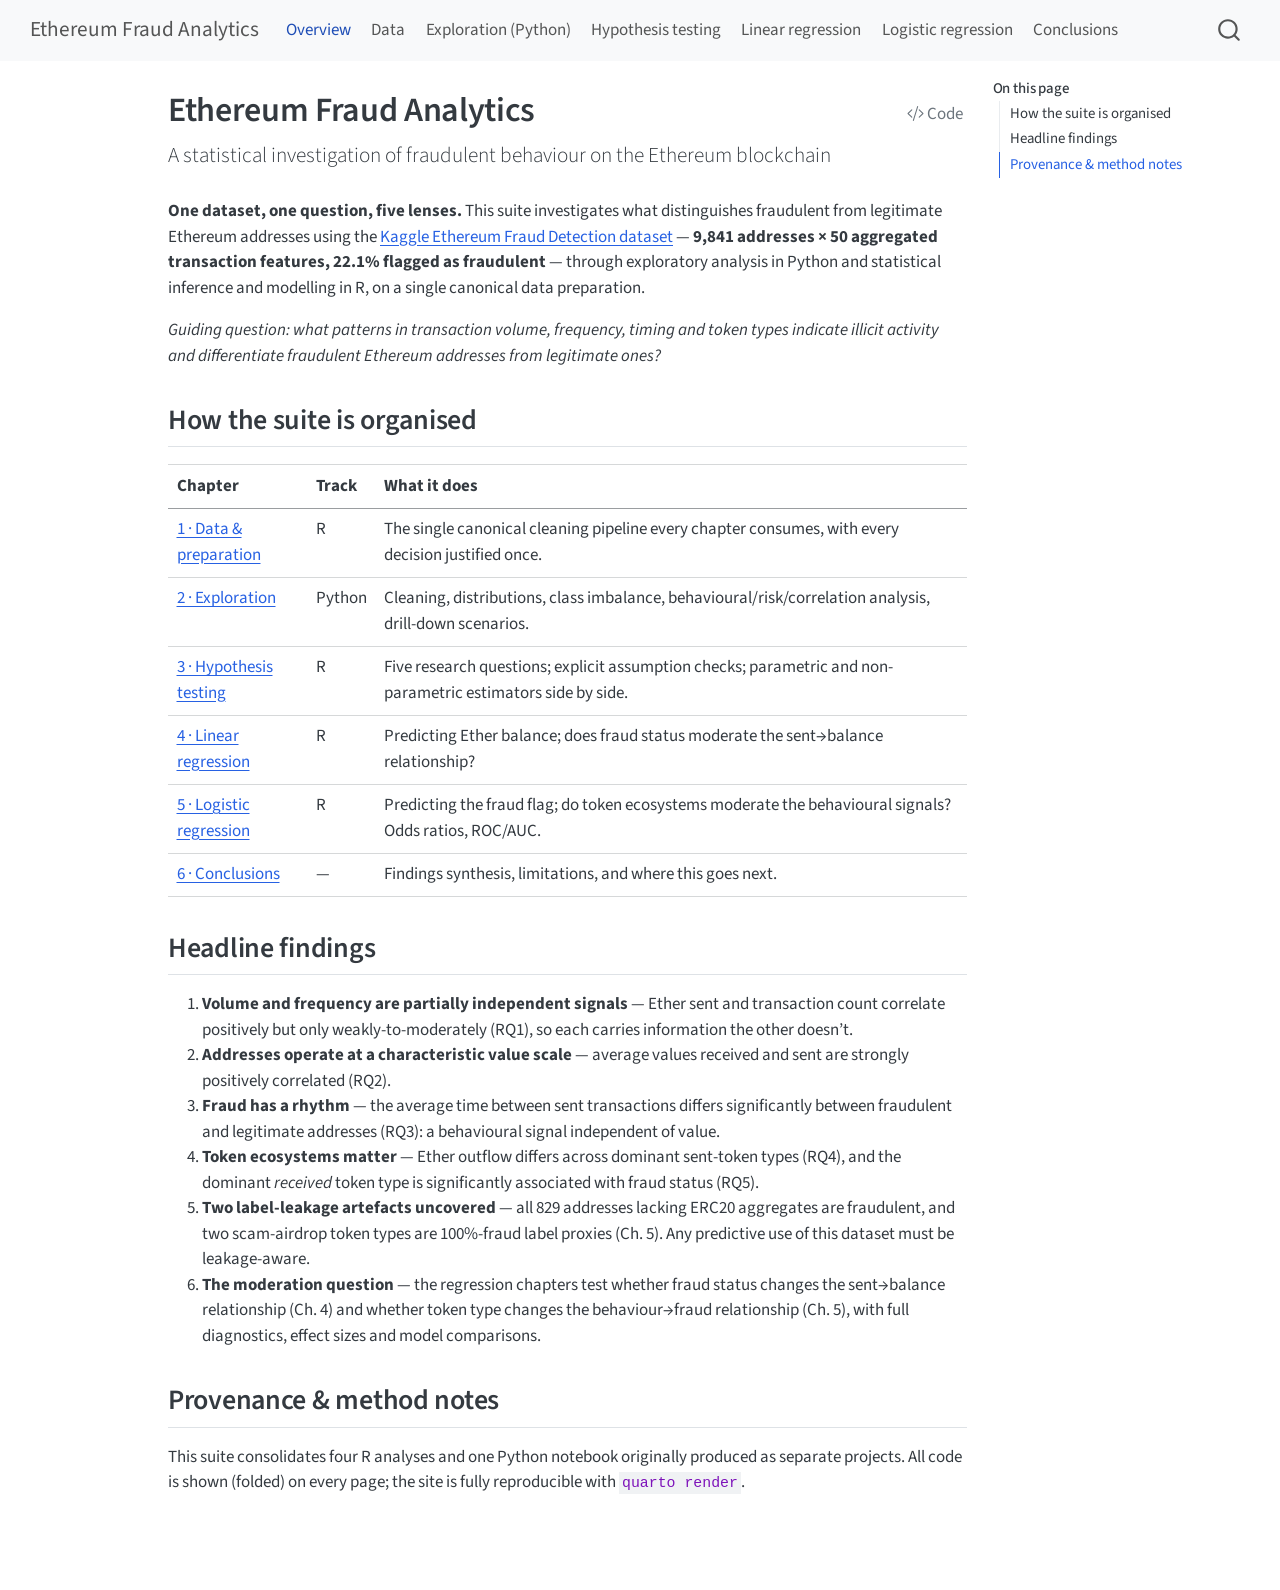
<file: docs/index.html>
<!DOCTYPE html>
<html xmlns="http://www.w3.org/1999/xhtml" lang="en" xml:lang="en"><head>

<meta charset="utf-8">
<meta name="generator" content="quarto-1.9.38">

<meta name="viewport" content="width=device-width, initial-scale=1.0, user-scalable=yes">


<title>Ethereum Fraud Analytics</title>
<style>
/* Default styles provided by pandoc.
** See https://pandoc.org/MANUAL.html#variables-for-html for config info.
*/
code{white-space: pre-wrap;}
span.smallcaps{font-variant: small-caps;}
div.columns{display: flex; gap: min(4vw, 1.5em);}
div.column{flex: auto; overflow-x: auto;}
div.hanging-indent{margin-left: 1.5em; text-indent: -1.5em;}
ul.task-list{list-style: none;}
ul.task-list li input[type="checkbox"] {
  width: 0.8em;
  margin: 0 0.8em 0.2em -1em; /* quarto-specific, see https://github.com/quarto-dev/quarto-cli/issues/4556 */ 
  vertical-align: middle;
}
/* CSS for syntax highlighting */
html { -webkit-text-size-adjust: 100%; }
pre > code.sourceCode { white-space: pre; position: relative; }
pre > code.sourceCode > span { display: inline-block; line-height: 1.25; }
pre > code.sourceCode > span:empty { height: 1.2em; }
.sourceCode { overflow: visible; }
code.sourceCode > span { color: inherit; text-decoration: inherit; }
div.sourceCode { margin: 1em 0; }
pre.sourceCode { margin: 0; }
@media screen {
div.sourceCode { overflow: auto; }
}
@media print {
pre > code.sourceCode { white-space: pre-wrap; }
pre > code.sourceCode > span { text-indent: -5em; padding-left: 5em; }
}
pre.numberSource code
  { counter-reset: source-line 0; }
pre.numberSource code > span
  { position: relative; left: -4em; counter-increment: source-line; }
pre.numberSource code > span > a:first-child::before
  { content: counter(source-line);
    position: relative; left: -1em; text-align: right; vertical-align: baseline;
    border: none; display: inline-block;
    -webkit-touch-callout: none; -webkit-user-select: none;
    -khtml-user-select: none; -moz-user-select: none;
    -ms-user-select: none; user-select: none;
    padding: 0 4px; width: 4em;
  }
pre.numberSource { margin-left: 3em;  padding-left: 4px; }
div.sourceCode
  {   }
@media screen {
pre > code.sourceCode > span > a:first-child::before { text-decoration: underline; }
}
</style>


<script src="site_libs/quarto-nav/quarto-nav.js"></script>
<script src="site_libs/quarto-nav/headroom.min.js"></script>
<script src="site_libs/clipboard/clipboard.min.js"></script>
<script src="site_libs/quarto-search/autocomplete.umd.js"></script>
<script src="site_libs/quarto-search/fuse.min.js"></script>
<script src="site_libs/quarto-search/quarto-search.js"></script>
<meta name="quarto:offset" content="./">
<script src="site_libs/quarto-html/quarto.js" type="module"></script>
<script src="site_libs/quarto-html/tabsets/tabsets.js" type="module"></script>
<script src="site_libs/quarto-html/popper.min.js"></script>
<script src="site_libs/quarto-html/tippy.umd.min.js"></script>
<script src="site_libs/quarto-html/anchor.min.js"></script>
<link href="site_libs/quarto-html/tippy.css" rel="stylesheet">
<link href="site_libs/quarto-html/quarto-syntax-highlighting-15634bcf2e68342d4ad2dfa704d543f6.css" rel="stylesheet" id="quarto-text-highlighting-styles">
<script src="site_libs/bootstrap/bootstrap.min.js"></script>
<link href="site_libs/bootstrap/bootstrap-icons.css" rel="stylesheet">
<link href="site_libs/bootstrap/bootstrap-a0f9fd0d421825b736dc1bbcbcba2219.min.css" rel="stylesheet" append-hash="true" id="quarto-bootstrap" data-mode="light">
<script id="quarto-search-options" type="application/json">{
  "location": "navbar",
  "copy-button": false,
  "collapse-after": 3,
  "panel-placement": "end",
  "type": "overlay",
  "limit": 50,
  "keyboard-shortcut": [
    "f",
    "/",
    "s"
  ],
  "show-item-context": false,
  "language": {
    "search-no-results-text": "No results",
    "search-matching-documents-text": "matching documents",
    "search-copy-link-title": "Copy link to search",
    "search-hide-matches-text": "Hide additional matches",
    "search-more-match-text": "more match in this document",
    "search-more-matches-text": "more matches in this document",
    "search-clear-button-title": "Clear",
    "search-text-placeholder": "",
    "search-detached-cancel-button-title": "Cancel",
    "search-submit-button-title": "Submit",
    "search-label": "Search"
  }
}</script>


<link rel="stylesheet" href="styles.css">
</head>

<body class="nav-fixed quarto-light">

<div id="quarto-search-results"></div>
  <header id="quarto-header" class="headroom fixed-top">
    <nav class="navbar navbar-expand-lg " data-bs-theme="dark">
      <div class="navbar-container container-fluid">
      <div class="navbar-brand-container mx-auto">
    <a class="navbar-brand" href="./index.html">
    <span class="navbar-title">Ethereum Fraud Analytics</span>
    </a>
  </div>
            <div id="quarto-search" class="" title="Search"></div>
          <button class="navbar-toggler" type="button" data-bs-toggle="collapse" data-bs-target="#navbarCollapse" aria-controls="navbarCollapse" role="menu" aria-expanded="false" aria-label="Toggle navigation" onclick="if (window.quartoToggleHeadroom) { window.quartoToggleHeadroom(); }">
  <span class="navbar-toggler-icon"></span>
</button>
          <div class="collapse navbar-collapse" id="navbarCollapse">
            <ul class="navbar-nav navbar-nav-scroll me-auto">
  <li class="nav-item">
    <a class="nav-link active" href="./index.html" aria-current="page"> 
<span class="menu-text">Overview</span></a>
  </li>  
  <li class="nav-item">
    <a class="nav-link" href="./01-data.html"> 
<span class="menu-text">Data</span></a>
  </li>  
  <li class="nav-item">
    <a class="nav-link" href="./02-exploration.html"> 
<span class="menu-text">Exploration (Python)</span></a>
  </li>  
  <li class="nav-item">
    <a class="nav-link" href="./03-inference.html"> 
<span class="menu-text">Hypothesis testing</span></a>
  </li>  
  <li class="nav-item">
    <a class="nav-link" href="./04-balances-mlr.html"> 
<span class="menu-text">Linear regression</span></a>
  </li>  
  <li class="nav-item">
    <a class="nav-link" href="./05-fraud-logr.html"> 
<span class="menu-text">Logistic regression</span></a>
  </li>  
  <li class="nav-item">
    <a class="nav-link" href="./06-conclusions.html"> 
<span class="menu-text">Conclusions</span></a>
  </li>  
</ul>
          </div> <!-- /navcollapse -->
            <div class="quarto-navbar-tools">
</div>
      </div> <!-- /container-fluid -->
    </nav>
</header>
<!-- content -->
<div id="quarto-content" class="quarto-container page-columns page-rows-contents page-layout-article page-navbar">
<!-- sidebar -->
<!-- margin-sidebar -->
    <div id="quarto-margin-sidebar" class="sidebar margin-sidebar">
        <nav id="TOC" role="doc-toc" class="toc-active">
    <h2 id="toc-title">On this page</h2>
   
  <ul>
  <li><a href="#how-the-suite-is-organised" id="toc-how-the-suite-is-organised" class="nav-link active" data-scroll-target="#how-the-suite-is-organised">How the suite is organised</a></li>
  <li><a href="#headline-findings" id="toc-headline-findings" class="nav-link" data-scroll-target="#headline-findings">Headline findings</a></li>
  <li><a href="#provenance-method-notes" id="toc-provenance-method-notes" class="nav-link" data-scroll-target="#provenance-method-notes">Provenance &amp; method notes</a></li>
  </ul>
</nav>
    </div>
<!-- main -->
<main class="content" id="quarto-document-content">

<header id="title-block-header" class="quarto-title-block default">
<div class="quarto-title">
<div class="quarto-title-block"><div><h1 class="title">Ethereum Fraud Analytics</h1><button type="button" class="btn code-tools-button" id="quarto-code-tools-source"><i class="bi"></i> Code</button></div></div>
<p class="subtitle lead">A statistical investigation of fraudulent behaviour on the Ethereum blockchain</p>
</div>



<div class="quarto-title-meta">

    
  
    
  </div>
  


</header>


<p><strong>One dataset, one question, five lenses.</strong> This suite investigates what distinguishes fraudulent from legitimate Ethereum addresses using the <a href="https://www.kaggle.com/datasets/vagifa/ethereum-frauddetection-dataset">Kaggle Ethereum Fraud Detection dataset</a> — <strong>9,841 addresses × 50 aggregated transaction features, 22.1% flagged as fraudulent</strong> — through exploratory analysis in Python and statistical inference and modelling in R, on a single canonical data preparation.</p>
<p><em>Guiding question: what patterns in transaction volume, frequency, timing and token types indicate illicit activity and differentiate fraudulent Ethereum addresses from legitimate ones?</em></p>
<section id="how-the-suite-is-organised" class="level2">
<h2 class="anchored" data-anchor-id="how-the-suite-is-organised">How the suite is organised</h2>
<table class="caption-top table">
<thead>
<tr class="header">
<th>Chapter</th>
<th>Track</th>
<th>What it does</th>
</tr>
</thead>
<tbody>
<tr class="odd">
<td><a href="./01-data.html">1 · Data &amp; preparation</a></td>
<td>R</td>
<td>The single canonical cleaning pipeline every chapter consumes, with every decision justified once.</td>
</tr>
<tr class="even">
<td><a href="./02-exploration.html">2 · Exploration</a></td>
<td>Python</td>
<td>Cleaning, distributions, class imbalance, behavioural/risk/correlation analysis, drill-down scenarios.</td>
</tr>
<tr class="odd">
<td><a href="./03-inference.html">3 · Hypothesis testing</a></td>
<td>R</td>
<td>Five research questions; explicit assumption checks; parametric and non-parametric estimators side by side.</td>
</tr>
<tr class="even">
<td><a href="./04-balances-mlr.html">4 · Linear regression</a></td>
<td>R</td>
<td>Predicting Ether balance; does fraud status moderate the sent→balance relationship?</td>
</tr>
<tr class="odd">
<td><a href="./05-fraud-logr.html">5 · Logistic regression</a></td>
<td>R</td>
<td>Predicting the fraud flag; do token ecosystems moderate the behavioural signals? Odds ratios, ROC/AUC.</td>
</tr>
<tr class="even">
<td><a href="./06-conclusions.html">6 · Conclusions</a></td>
<td>—</td>
<td>Findings synthesis, limitations, and where this goes next.</td>
</tr>
</tbody>
</table>
</section>
<section id="headline-findings" class="level2">
<h2 class="anchored" data-anchor-id="headline-findings">Headline findings</h2>
<ol type="1">
<li><strong>Volume and frequency are partially independent signals</strong> — Ether sent and transaction count correlate positively but only weakly-to-moderately (RQ1), so each carries information the other doesn’t.</li>
<li><strong>Addresses operate at a characteristic value scale</strong> — average values received and sent are strongly positively correlated (RQ2).</li>
<li><strong>Fraud has a rhythm</strong> — the average time between sent transactions differs significantly between fraudulent and legitimate addresses (RQ3): a behavioural signal independent of value.</li>
<li><strong>Token ecosystems matter</strong> — Ether outflow differs across dominant sent-token types (RQ4), and the dominant <em>received</em> token type is significantly associated with fraud status (RQ5).</li>
<li><strong>Two label-leakage artefacts uncovered</strong> — all 829 addresses lacking ERC20 aggregates are fraudulent, and two scam-airdrop token types are 100%-fraud label proxies (Ch. 5). Any predictive use of this dataset must be leakage-aware.</li>
<li><strong>The moderation question</strong> — the regression chapters test whether fraud status changes the sent→balance relationship (Ch. 4) and whether token type changes the behaviour→fraud relationship (Ch. 5), with full diagnostics, effect sizes and model comparisons.</li>
</ol>
</section>
<section id="provenance-method-notes" class="level2">
<h2 class="anchored" data-anchor-id="provenance-method-notes">Provenance &amp; method notes</h2>
<p>This suite consolidates four R analyses and one Python notebook originally produced as separate projects. All code is shown (folded) on every page; the site is fully reproducible with <code>quarto render</code>.</p>


<!-- -->

</section>

</main> <!-- /main -->
<script id="quarto-html-after-body" type="application/javascript">
  window.document.addEventListener("DOMContentLoaded", function (event) {
    const icon = "";
    const anchorJS = new window.AnchorJS();
    anchorJS.options = {
      placement: 'right',
      icon: icon
    };
    anchorJS.add('.anchored');
    const isCodeAnnotation = (el) => {
      for (const clz of el.classList) {
        if (clz.startsWith('code-annotation-')) {                     
          return true;
        }
      }
      return false;
    }
    const onCopySuccess = function(e) {
      // button target
      const button = e.trigger;
      // don't keep focus
      button.blur();
      // flash "checked"
      button.classList.add('code-copy-button-checked');
      var currentTitle = button.getAttribute("title");
      button.setAttribute("title", "Copied!");
      let tooltip;
      if (window.bootstrap) {
        button.setAttribute("data-bs-toggle", "tooltip");
        button.setAttribute("data-bs-placement", "left");
        button.setAttribute("data-bs-title", "Copied!");
        tooltip = new bootstrap.Tooltip(button, 
          { trigger: "manual", 
            customClass: "code-copy-button-tooltip",
            offset: [0, -8]});
        tooltip.show();    
      }
      setTimeout(function() {
        if (tooltip) {
          tooltip.hide();
          button.removeAttribute("data-bs-title");
          button.removeAttribute("data-bs-toggle");
          button.removeAttribute("data-bs-placement");
        }
        button.setAttribute("title", currentTitle);
        button.classList.remove('code-copy-button-checked');
      }, 1000);
      // clear code selection
      e.clearSelection();
    }
    const getTextToCopy = function(trigger) {
      const outerScaffold = trigger.parentElement.cloneNode(true);
      const codeEl = outerScaffold.querySelector('code');
      for (const childEl of codeEl.children) {
        if (isCodeAnnotation(childEl)) {
          childEl.remove();
        }
      }
      return codeEl.innerText;
    }
    const clipboard = new window.ClipboardJS('.code-copy-button:not([data-in-quarto-modal])', {
      text: getTextToCopy
    });
    clipboard.on('success', onCopySuccess);
    if (window.document.getElementById('quarto-embedded-source-code-modal')) {
      const clipboardModal = new window.ClipboardJS('.code-copy-button[data-in-quarto-modal]', {
        text: getTextToCopy,
        container: window.document.getElementById('quarto-embedded-source-code-modal')
      });
      clipboardModal.on('success', onCopySuccess);
    }
    const viewSource = window.document.getElementById('quarto-view-source') ||
                       window.document.getElementById('quarto-code-tools-source');
    if (viewSource) {
      const sourceUrl = viewSource.getAttribute("data-quarto-source-url");
      viewSource.addEventListener("click", function(e) {
        if (sourceUrl) {
          // rstudio viewer pane
          if (/\bcapabilities=\b/.test(window.location)) {
            window.open(sourceUrl);
          } else {
            window.location.href = sourceUrl;
          }
        } else {
          const modal = new bootstrap.Modal(document.getElementById('quarto-embedded-source-code-modal'));
          modal.show();
        }
        return false;
      });
    }
    function toggleCodeHandler(show) {
      return function(e) {
        const detailsSrc = window.document.querySelectorAll(".cell > details > .sourceCode");
        for (let i=0; i<detailsSrc.length; i++) {
          const details = detailsSrc[i].parentElement;
          if (show) {
            details.open = true;
          } else {
            details.removeAttribute("open");
          }
        }
        const cellCodeDivs = window.document.querySelectorAll(".cell > .sourceCode");
        const fromCls = show ? "hidden" : "unhidden";
        const toCls = show ? "unhidden" : "hidden";
        for (let i=0; i<cellCodeDivs.length; i++) {
          const codeDiv = cellCodeDivs[i];
          if (codeDiv.classList.contains(fromCls)) {
            codeDiv.classList.remove(fromCls);
            codeDiv.classList.add(toCls);
          } 
        }
        return false;
      }
    }
    const hideAllCode = window.document.getElementById("quarto-hide-all-code");
    if (hideAllCode) {
      hideAllCode.addEventListener("click", toggleCodeHandler(false));
    }
    const showAllCode = window.document.getElementById("quarto-show-all-code");
    if (showAllCode) {
      showAllCode.addEventListener("click", toggleCodeHandler(true));
    }
      var localhostRegex = new RegExp(/^(?:http|https):\/\/localhost\:?[0-9]*\//);
      var mailtoRegex = new RegExp(/^mailto:/);
        var filterRegex = new RegExp('/' + window.location.host + '/');
      var isInternal = (href) => {
          return filterRegex.test(href) || localhostRegex.test(href) || mailtoRegex.test(href);
      }
      // Inspect non-navigation links and adorn them if external
     var links = window.document.querySelectorAll('a[href]:not(.nav-link):not(.navbar-brand):not(.toc-action):not(.sidebar-link):not(.sidebar-item-toggle):not(.pagination-link):not(.no-external):not([aria-hidden]):not(.dropdown-item):not(.quarto-navigation-tool):not(.about-link)');
      for (var i=0; i<links.length; i++) {
        const link = links[i];
        if (!isInternal(link.href)) {
          // undo the damage that might have been done by quarto-nav.js in the case of
          // links that we want to consider external
          if (link.dataset.originalHref !== undefined) {
            link.href = link.dataset.originalHref;
          }
        }
      }
    function tippyHover(el, contentFn, onTriggerFn, onUntriggerFn) {
      const config = {
        allowHTML: true,
        maxWidth: 500,
        delay: 100,
        arrow: false,
        appendTo: function(el) {
            return el.parentElement;
        },
        interactive: true,
        interactiveBorder: 10,
        theme: 'quarto',
        placement: 'bottom-start',
      };
      if (contentFn) {
        config.content = contentFn;
      }
      if (onTriggerFn) {
        config.onTrigger = onTriggerFn;
      }
      if (onUntriggerFn) {
        config.onUntrigger = onUntriggerFn;
      }
      window.tippy(el, config); 
    }
    const noterefs = window.document.querySelectorAll('a[role="doc-noteref"]');
    for (var i=0; i<noterefs.length; i++) {
      const ref = noterefs[i];
      tippyHover(ref, function() {
        // use id or data attribute instead here
        let href = ref.getAttribute('data-footnote-href') || ref.getAttribute('href');
        try { href = new URL(href).hash; } catch {}
        const id = href.replace(/^#\/?/, "");
        const note = window.document.getElementById(id);
        if (note) {
          return note.innerHTML;
        } else {
          return "";
        }
      });
    }
    const xrefs = window.document.querySelectorAll('a.quarto-xref');
    const processXRef = (id, note) => {
      // Strip column container classes
      const stripColumnClz = (el) => {
        el.classList.remove("page-full", "page-columns");
        if (el.children) {
          for (const child of el.children) {
            stripColumnClz(child);
          }
        }
      }
      stripColumnClz(note)
      if (id === null || id.startsWith('sec-')) {
        // Special case sections, only their first couple elements
        const container = document.createElement("div");
        if (note.children && note.children.length > 2) {
          container.appendChild(note.children[0].cloneNode(true));
          for (let i = 1; i < note.children.length; i++) {
            const child = note.children[i];
            if (child.tagName === "P" && child.innerText === "") {
              continue;
            } else {
              container.appendChild(child.cloneNode(true));
              break;
            }
          }
          if (window.Quarto?.typesetMath) {
            window.Quarto.typesetMath(container);
          }
          return container.innerHTML
        } else {
          if (window.Quarto?.typesetMath) {
            window.Quarto.typesetMath(note);
          }
          return note.innerHTML;
        }
      } else {
        // Remove any anchor links if they are present
        const anchorLink = note.querySelector('a.anchorjs-link');
        if (anchorLink) {
          anchorLink.remove();
        }
        if (window.Quarto?.typesetMath) {
          window.Quarto.typesetMath(note);
        }
        if (note.classList.contains("callout")) {
          return note.outerHTML;
        } else {
          return note.innerHTML;
        }
      }
    }
    for (var i=0; i<xrefs.length; i++) {
      const xref = xrefs[i];
      tippyHover(xref, undefined, function(instance) {
        instance.disable();
        let url = xref.getAttribute('href');
        let hash = undefined; 
        if (url.startsWith('#')) {
          hash = url;
        } else {
          try { hash = new URL(url).hash; } catch {}
        }
        if (hash) {
          const id = hash.replace(/^#\/?/, "");
          const note = window.document.getElementById(id);
          if (note !== null) {
            try {
              const html = processXRef(id, note.cloneNode(true));
              instance.setContent(html);
            } finally {
              instance.enable();
              instance.show();
            }
          } else {
            // See if we can fetch this
            fetch(url.split('#')[0])
            .then(res => res.text())
            .then(html => {
              const parser = new DOMParser();
              const htmlDoc = parser.parseFromString(html, "text/html");
              const note = htmlDoc.getElementById(id);
              if (note !== null) {
                const html = processXRef(id, note);
                instance.setContent(html);
              } 
            }).finally(() => {
              instance.enable();
              instance.show();
            });
          }
        } else {
          // See if we can fetch a full url (with no hash to target)
          // This is a special case and we should probably do some content thinning / targeting
          fetch(url)
          .then(res => res.text())
          .then(html => {
            const parser = new DOMParser();
            const htmlDoc = parser.parseFromString(html, "text/html");
            const note = htmlDoc.querySelector('main.content');
            if (note !== null) {
              // This should only happen for chapter cross references
              // (since there is no id in the URL)
              // remove the first header
              if (note.children.length > 0 && note.children[0].tagName === "HEADER") {
                note.children[0].remove();
              }
              const html = processXRef(null, note);
              instance.setContent(html);
            } 
          }).finally(() => {
            instance.enable();
            instance.show();
          });
        }
      }, function(instance) {
      });
    }
        let selectedAnnoteEl;
        const selectorForAnnotation = ( cell, annotation) => {
          let cellAttr = 'data-code-cell="' + cell + '"';
          let lineAttr = 'data-code-annotation="' +  annotation + '"';
          const selector = 'span[' + cellAttr + '][' + lineAttr + ']';
          return selector;
        }
        const selectCodeLines = (annoteEl) => {
          const doc = window.document;
          const targetCell = annoteEl.getAttribute("data-target-cell");
          const targetAnnotation = annoteEl.getAttribute("data-target-annotation");
          const annoteSpan = window.document.querySelector(selectorForAnnotation(targetCell, targetAnnotation));
          const lines = annoteSpan.getAttribute("data-code-lines").split(",");
          const lineIds = lines.map((line) => {
            return targetCell + "-" + line;
          })
          let top = null;
          let height = null;
          let parent = null;
          if (lineIds.length > 0) {
              //compute the position of the single el (top and bottom and make a div)
              const el = window.document.getElementById(lineIds[0]);
              top = el.offsetTop;
              height = el.offsetHeight;
              parent = el.parentElement.parentElement;
            if (lineIds.length > 1) {
              const lastEl = window.document.getElementById(lineIds[lineIds.length - 1]);
              const bottom = lastEl.offsetTop + lastEl.offsetHeight;
              height = bottom - top;
            }
            if (top !== null && height !== null && parent !== null) {
              // cook up a div (if necessary) and position it 
              let div = window.document.getElementById("code-annotation-line-highlight");
              if (div === null) {
                div = window.document.createElement("div");
                div.setAttribute("id", "code-annotation-line-highlight");
                div.style.position = 'absolute';
                parent.appendChild(div);
              }
              div.style.top = top - 2 + "px";
              div.style.height = height + 4 + "px";
              div.style.left = 0;
              let gutterDiv = window.document.getElementById("code-annotation-line-highlight-gutter");
              if (gutterDiv === null) {
                gutterDiv = window.document.createElement("div");
                gutterDiv.setAttribute("id", "code-annotation-line-highlight-gutter");
                gutterDiv.style.position = 'absolute';
                const codeCell = window.document.getElementById(targetCell);
                const gutter = codeCell.querySelector('.code-annotation-gutter');
                gutter.appendChild(gutterDiv);
              }
              gutterDiv.style.top = top - 2 + "px";
              gutterDiv.style.height = height + 4 + "px";
            }
            selectedAnnoteEl = annoteEl;
          }
        };
        const unselectCodeLines = () => {
          const elementsIds = ["code-annotation-line-highlight", "code-annotation-line-highlight-gutter"];
          elementsIds.forEach((elId) => {
            const div = window.document.getElementById(elId);
            if (div) {
              div.remove();
            }
          });
          selectedAnnoteEl = undefined;
        };
          // Handle positioning of the toggle
      window.addEventListener(
        "resize",
        throttle(() => {
          elRect = undefined;
          if (selectedAnnoteEl) {
            selectCodeLines(selectedAnnoteEl);
          }
        }, 10)
      );
      function throttle(fn, ms) {
      let throttle = false;
      let timer;
        return (...args) => {
          if(!throttle) { // first call gets through
              fn.apply(this, args);
              throttle = true;
          } else { // all the others get throttled
              if(timer) clearTimeout(timer); // cancel #2
              timer = setTimeout(() => {
                fn.apply(this, args);
                timer = throttle = false;
              }, ms);
          }
        };
      }
        // Attach click handler to the DT
        const annoteDls = window.document.querySelectorAll('dt[data-target-cell]');
        for (const annoteDlNode of annoteDls) {
          annoteDlNode.addEventListener('click', (event) => {
            const clickedEl = event.target;
            if (clickedEl !== selectedAnnoteEl) {
              unselectCodeLines();
              const activeEl = window.document.querySelector('dt[data-target-cell].code-annotation-active');
              if (activeEl) {
                activeEl.classList.remove('code-annotation-active');
              }
              selectCodeLines(clickedEl);
              clickedEl.classList.add('code-annotation-active');
            } else {
              // Unselect the line
              unselectCodeLines();
              clickedEl.classList.remove('code-annotation-active');
            }
          });
        }
    const findCites = (el) => {
      const parentEl = el.parentElement;
      if (parentEl) {
        const cites = parentEl.dataset.cites;
        if (cites) {
          return {
            el,
            cites: cites.split(' ')
          };
        } else {
          return findCites(el.parentElement)
        }
      } else {
        return undefined;
      }
    };
    var bibliorefs = window.document.querySelectorAll('a[role="doc-biblioref"]');
    for (var i=0; i<bibliorefs.length; i++) {
      const ref = bibliorefs[i];
      const citeInfo = findCites(ref);
      if (citeInfo) {
        tippyHover(citeInfo.el, function() {
          var popup = window.document.createElement('div');
          citeInfo.cites.forEach(function(cite) {
            var citeDiv = window.document.createElement('div');
            citeDiv.classList.add('hanging-indent');
            citeDiv.classList.add('csl-entry');
            var biblioDiv = window.document.getElementById('ref-' + cite);
            if (biblioDiv) {
              citeDiv.innerHTML = biblioDiv.innerHTML;
            }
            popup.appendChild(citeDiv);
          });
          return popup.innerHTML;
        });
      }
    }
  });
  </script><div class="modal fade" id="quarto-embedded-source-code-modal" tabindex="-1" aria-labelledby="quarto-embedded-source-code-modal-label" aria-hidden="true"><div class="modal-dialog modal-dialog-scrollable"><div class="modal-content"><div class="modal-header"><h5 class="modal-title" id="quarto-embedded-source-code-modal-label">Source Code</h5><button class="btn-close" data-bs-dismiss="modal"></button></div><div class="modal-body"><div class="">
<div class="code-copy-outer-scaffold"><div class="sourceCode" id="cb1" data-shortcodes="false"><pre class="sourceCode markdown code-with-copy"><code class="sourceCode markdown"><span id="cb1-1"><a href="#cb1-1" aria-hidden="true" tabindex="-1"></a><span class="co">---</span></span>
<span id="cb1-2"><a href="#cb1-2" aria-hidden="true" tabindex="-1"></a><span class="an">title:</span><span class="co"> "Ethereum Fraud Analytics"</span></span>
<span id="cb1-3"><a href="#cb1-3" aria-hidden="true" tabindex="-1"></a><span class="an">subtitle:</span><span class="co"> "A statistical investigation of fraudulent behaviour on the Ethereum blockchain"</span></span>
<span id="cb1-4"><a href="#cb1-4" aria-hidden="true" tabindex="-1"></a><span class="co">---</span></span>
<span id="cb1-5"><a href="#cb1-5" aria-hidden="true" tabindex="-1"></a></span>
<span id="cb1-6"><a href="#cb1-6" aria-hidden="true" tabindex="-1"></a>**One dataset, one question, five lenses.** This suite investigates what</span>
<span id="cb1-7"><a href="#cb1-7" aria-hidden="true" tabindex="-1"></a>distinguishes fraudulent from legitimate Ethereum addresses using the</span>
<span id="cb1-8"><a href="#cb1-8" aria-hidden="true" tabindex="-1"></a><span class="co">[</span><span class="ot">Kaggle Ethereum Fraud Detection dataset</span><span class="co">](https://www.kaggle.com/datasets/vagifa/ethereum-frauddetection-dataset)</span></span>
<span id="cb1-9"><a href="#cb1-9" aria-hidden="true" tabindex="-1"></a>— **9,841 addresses × 50 aggregated transaction features, 22.1% flagged as</span>
<span id="cb1-10"><a href="#cb1-10" aria-hidden="true" tabindex="-1"></a>fraudulent** — through exploratory analysis in Python and statistical inference and</span>
<span id="cb1-11"><a href="#cb1-11" aria-hidden="true" tabindex="-1"></a>modelling in R, on a single canonical data preparation.</span>
<span id="cb1-12"><a href="#cb1-12" aria-hidden="true" tabindex="-1"></a></span>
<span id="cb1-13"><a href="#cb1-13" aria-hidden="true" tabindex="-1"></a>*Guiding question: what patterns in transaction volume, frequency, timing and token</span>
<span id="cb1-14"><a href="#cb1-14" aria-hidden="true" tabindex="-1"></a>types indicate illicit activity and differentiate fraudulent Ethereum addresses</span>
<span id="cb1-15"><a href="#cb1-15" aria-hidden="true" tabindex="-1"></a>from legitimate ones?*</span>
<span id="cb1-16"><a href="#cb1-16" aria-hidden="true" tabindex="-1"></a></span>
<span id="cb1-17"><a href="#cb1-17" aria-hidden="true" tabindex="-1"></a><span class="fu">## How the suite is organised</span></span>
<span id="cb1-18"><a href="#cb1-18" aria-hidden="true" tabindex="-1"></a></span>
<span id="cb1-19"><a href="#cb1-19" aria-hidden="true" tabindex="-1"></a><span class="pp">|</span> Chapter <span class="pp">|</span> Track <span class="pp">|</span> What it does <span class="pp">|</span></span>
<span id="cb1-20"><a href="#cb1-20" aria-hidden="true" tabindex="-1"></a><span class="pp">|---|---|---|</span></span>
<span id="cb1-21"><a href="#cb1-21" aria-hidden="true" tabindex="-1"></a><span class="pp">|</span> <span class="co">[</span><span class="ot">1 · Data &amp; preparation</span><span class="co">](01-data.qmd)</span> <span class="pp">|</span> R <span class="pp">|</span> The single canonical cleaning pipeline every chapter consumes, with every decision justified once. <span class="pp">|</span></span>
<span id="cb1-22"><a href="#cb1-22" aria-hidden="true" tabindex="-1"></a><span class="pp">|</span> <span class="co">[</span><span class="ot">2 · Exploration</span><span class="co">](02-exploration.ipynb)</span> <span class="pp">|</span> Python <span class="pp">|</span> Cleaning, distributions, class imbalance, behavioural/risk/correlation analysis, drill-down scenarios. <span class="pp">|</span></span>
<span id="cb1-23"><a href="#cb1-23" aria-hidden="true" tabindex="-1"></a><span class="pp">|</span> <span class="co">[</span><span class="ot">3 · Hypothesis testing</span><span class="co">](03-inference.qmd)</span> <span class="pp">|</span> R <span class="pp">|</span> Five research questions; explicit assumption checks; parametric and non-parametric estimators side by side. <span class="pp">|</span></span>
<span id="cb1-24"><a href="#cb1-24" aria-hidden="true" tabindex="-1"></a><span class="pp">|</span> <span class="co">[</span><span class="ot">4 · Linear regression</span><span class="co">](04-balances-mlr.qmd)</span> <span class="pp">|</span> R <span class="pp">|</span> Predicting Ether balance; does fraud status moderate the sent→balance relationship? <span class="pp">|</span></span>
<span id="cb1-25"><a href="#cb1-25" aria-hidden="true" tabindex="-1"></a><span class="pp">|</span> <span class="co">[</span><span class="ot">5 · Logistic regression</span><span class="co">](05-fraud-logr.qmd)</span> <span class="pp">|</span> R <span class="pp">|</span> Predicting the fraud flag; do token ecosystems moderate the behavioural signals? Odds ratios, ROC/AUC. <span class="pp">|</span></span>
<span id="cb1-26"><a href="#cb1-26" aria-hidden="true" tabindex="-1"></a><span class="pp">|</span> <span class="co">[</span><span class="ot">6 · Conclusions</span><span class="co">](06-conclusions.qmd)</span> <span class="pp">|</span> — <span class="pp">|</span> Findings synthesis, limitations, and where this goes next. <span class="pp">|</span></span>
<span id="cb1-27"><a href="#cb1-27" aria-hidden="true" tabindex="-1"></a></span>
<span id="cb1-28"><a href="#cb1-28" aria-hidden="true" tabindex="-1"></a><span class="fu">## Headline findings</span></span>
<span id="cb1-29"><a href="#cb1-29" aria-hidden="true" tabindex="-1"></a></span>
<span id="cb1-30"><a href="#cb1-30" aria-hidden="true" tabindex="-1"></a><span class="ss">1. </span>**Volume and frequency are partially independent signals** — Ether sent and</span>
<span id="cb1-31"><a href="#cb1-31" aria-hidden="true" tabindex="-1"></a>   transaction count correlate positively but only weakly-to-moderately (RQ1), so</span>
<span id="cb1-32"><a href="#cb1-32" aria-hidden="true" tabindex="-1"></a>   each carries information the other doesn't.</span>
<span id="cb1-33"><a href="#cb1-33" aria-hidden="true" tabindex="-1"></a><span class="ss">2. </span>**Addresses operate at a characteristic value scale** — average values received</span>
<span id="cb1-34"><a href="#cb1-34" aria-hidden="true" tabindex="-1"></a>   and sent are strongly positively correlated (RQ2).</span>
<span id="cb1-35"><a href="#cb1-35" aria-hidden="true" tabindex="-1"></a><span class="ss">3. </span>**Fraud has a rhythm** — the average time between sent transactions differs</span>
<span id="cb1-36"><a href="#cb1-36" aria-hidden="true" tabindex="-1"></a>   significantly between fraudulent and legitimate addresses (RQ3): a behavioural</span>
<span id="cb1-37"><a href="#cb1-37" aria-hidden="true" tabindex="-1"></a>   signal independent of value.</span>
<span id="cb1-38"><a href="#cb1-38" aria-hidden="true" tabindex="-1"></a><span class="ss">4. </span>**Token ecosystems matter** — Ether outflow differs across dominant sent-token</span>
<span id="cb1-39"><a href="#cb1-39" aria-hidden="true" tabindex="-1"></a>   types (RQ4), and the dominant *received* token type is significantly associated</span>
<span id="cb1-40"><a href="#cb1-40" aria-hidden="true" tabindex="-1"></a>   with fraud status (RQ5).</span>
<span id="cb1-41"><a href="#cb1-41" aria-hidden="true" tabindex="-1"></a><span class="ss">5. </span>**Two label-leakage artefacts uncovered** — all 829 addresses lacking ERC20</span>
<span id="cb1-42"><a href="#cb1-42" aria-hidden="true" tabindex="-1"></a>   aggregates are fraudulent, and two scam-airdrop token types are 100%-fraud label</span>
<span id="cb1-43"><a href="#cb1-43" aria-hidden="true" tabindex="-1"></a>   proxies (Ch. 5). Any predictive use of this dataset must be leakage-aware.</span>
<span id="cb1-44"><a href="#cb1-44" aria-hidden="true" tabindex="-1"></a><span class="ss">6. </span>**The moderation question** — the regression chapters test whether fraud status</span>
<span id="cb1-45"><a href="#cb1-45" aria-hidden="true" tabindex="-1"></a>   changes the sent→balance relationship (Ch. 4) and whether token type changes the</span>
<span id="cb1-46"><a href="#cb1-46" aria-hidden="true" tabindex="-1"></a>   behaviour→fraud relationship (Ch. 5), with full diagnostics, effect sizes and</span>
<span id="cb1-47"><a href="#cb1-47" aria-hidden="true" tabindex="-1"></a>   model comparisons.</span>
<span id="cb1-48"><a href="#cb1-48" aria-hidden="true" tabindex="-1"></a></span>
<span id="cb1-49"><a href="#cb1-49" aria-hidden="true" tabindex="-1"></a><span class="fu">## Provenance &amp; method notes</span></span>
<span id="cb1-50"><a href="#cb1-50" aria-hidden="true" tabindex="-1"></a></span>
<span id="cb1-51"><a href="#cb1-51" aria-hidden="true" tabindex="-1"></a>This suite consolidates four R analyses and one Python notebook originally produced</span>
<span id="cb1-52"><a href="#cb1-52" aria-hidden="true" tabindex="-1"></a>as separate projects. All code is shown (folded) on every page; the site is fully</span>
<span id="cb1-53"><a href="#cb1-53" aria-hidden="true" tabindex="-1"></a>reproducible with <span class="in">`quarto render`</span>.</span></code></pre></div><button title="Copy to Clipboard" class="code-copy-button" data-in-quarto-modal=""><i class="bi"></i></button></div>
</div></div></div></div></div>
</div> <!-- /content -->




</body></html>
</file>
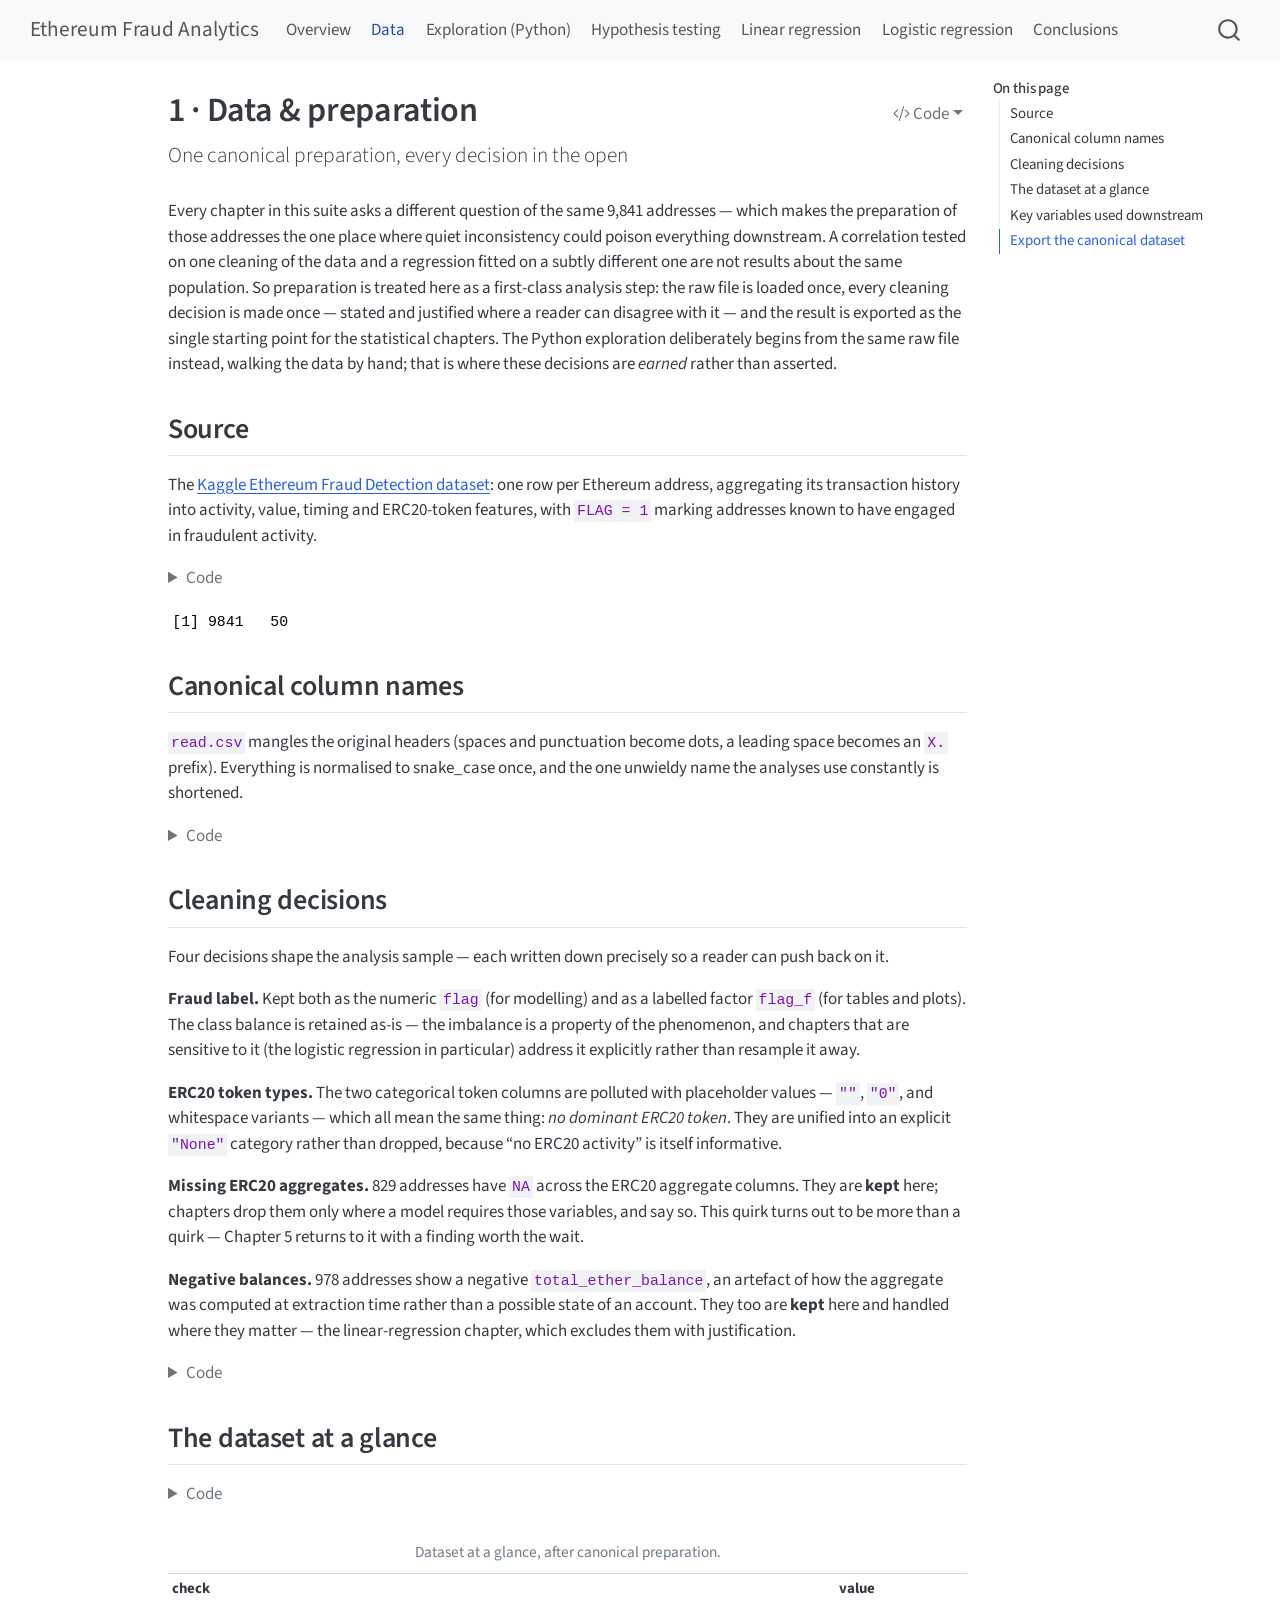
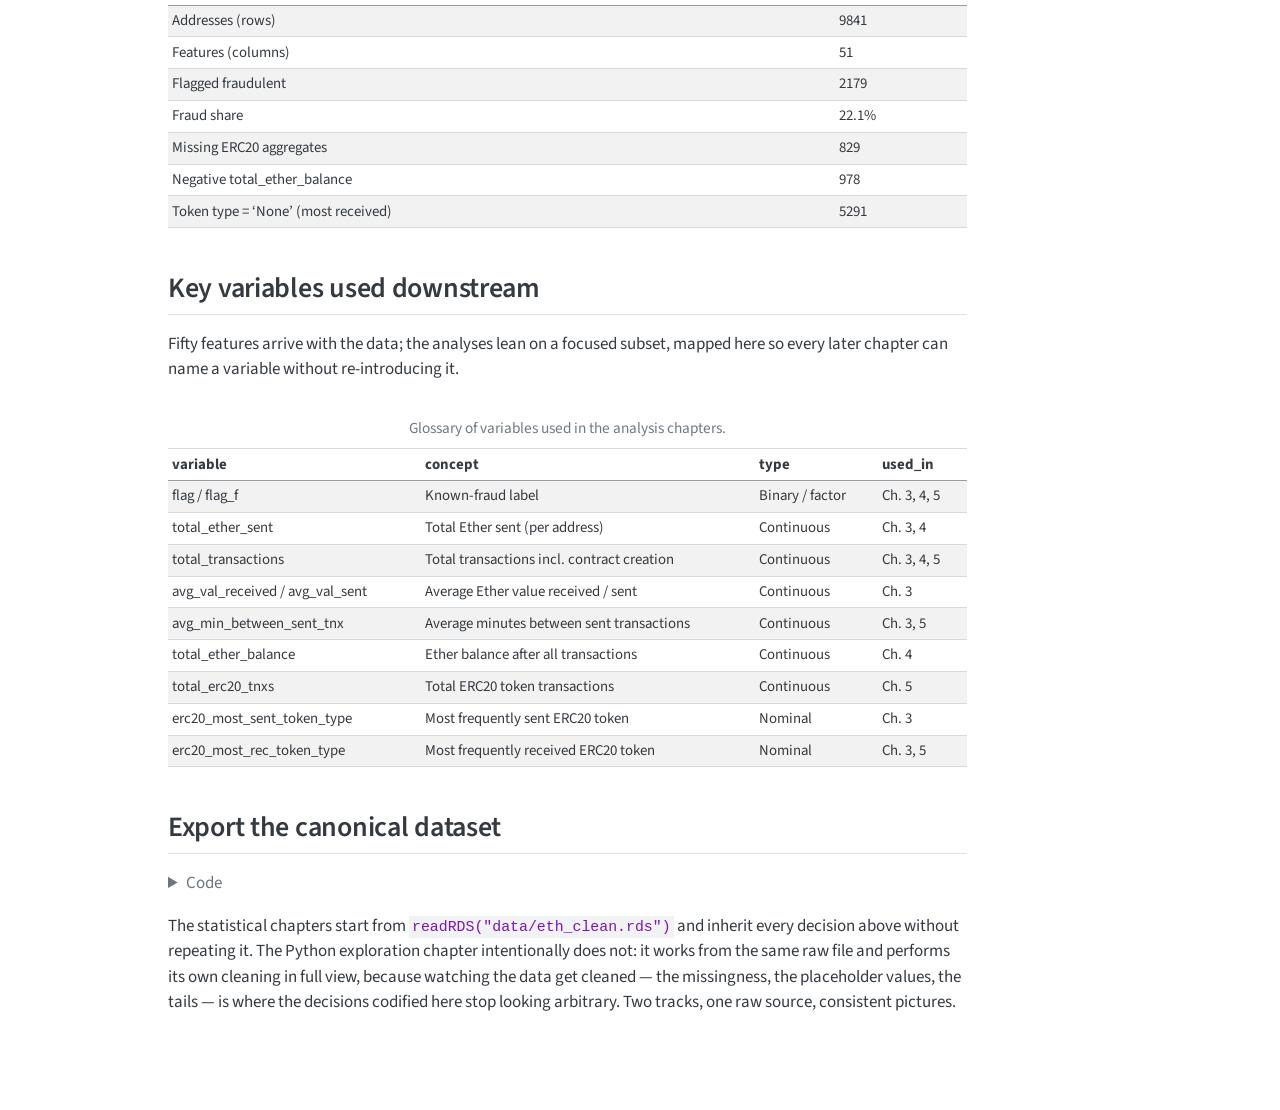
<file: docs/01-data.html>
<!DOCTYPE html>
<html xmlns="http://www.w3.org/1999/xhtml" lang="en" xml:lang="en"><head>

<meta charset="utf-8">
<meta name="generator" content="quarto-1.9.38">

<meta name="viewport" content="width=device-width, initial-scale=1.0, user-scalable=yes">


<title>1 · Data &amp; preparation – Ethereum Fraud Analytics</title>
<style>
/* Default styles provided by pandoc.
** See https://pandoc.org/MANUAL.html#variables-for-html for config info.
*/
code{white-space: pre-wrap;}
span.smallcaps{font-variant: small-caps;}
div.columns{display: flex; gap: min(4vw, 1.5em);}
div.column{flex: auto; overflow-x: auto;}
div.hanging-indent{margin-left: 1.5em; text-indent: -1.5em;}
ul.task-list{list-style: none;}
ul.task-list li input[type="checkbox"] {
  width: 0.8em;
  margin: 0 0.8em 0.2em -1em; /* quarto-specific, see https://github.com/quarto-dev/quarto-cli/issues/4556 */ 
  vertical-align: middle;
}
/* CSS for syntax highlighting */
html { -webkit-text-size-adjust: 100%; }
pre > code.sourceCode { white-space: pre; position: relative; }
pre > code.sourceCode > span { display: inline-block; line-height: 1.25; }
pre > code.sourceCode > span:empty { height: 1.2em; }
.sourceCode { overflow: visible; }
code.sourceCode > span { color: inherit; text-decoration: inherit; }
div.sourceCode { margin: 1em 0; }
pre.sourceCode { margin: 0; }
@media screen {
div.sourceCode { overflow: auto; }
}
@media print {
pre > code.sourceCode { white-space: pre-wrap; }
pre > code.sourceCode > span { text-indent: -5em; padding-left: 5em; }
}
pre.numberSource code
  { counter-reset: source-line 0; }
pre.numberSource code > span
  { position: relative; left: -4em; counter-increment: source-line; }
pre.numberSource code > span > a:first-child::before
  { content: counter(source-line);
    position: relative; left: -1em; text-align: right; vertical-align: baseline;
    border: none; display: inline-block;
    -webkit-touch-callout: none; -webkit-user-select: none;
    -khtml-user-select: none; -moz-user-select: none;
    -ms-user-select: none; user-select: none;
    padding: 0 4px; width: 4em;
  }
pre.numberSource { margin-left: 3em;  padding-left: 4px; }
div.sourceCode
  {   }
@media screen {
pre > code.sourceCode > span > a:first-child::before { text-decoration: underline; }
}
</style>


<script src="site_libs/quarto-nav/quarto-nav.js"></script>
<script src="site_libs/quarto-nav/headroom.min.js"></script>
<script src="site_libs/clipboard/clipboard.min.js"></script>
<script src="site_libs/quarto-search/autocomplete.umd.js"></script>
<script src="site_libs/quarto-search/fuse.min.js"></script>
<script src="site_libs/quarto-search/quarto-search.js"></script>
<meta name="quarto:offset" content="./">
<script src="site_libs/quarto-html/quarto.js" type="module"></script>
<script src="site_libs/quarto-html/tabsets/tabsets.js" type="module"></script>
<script src="site_libs/quarto-html/popper.min.js"></script>
<script src="site_libs/quarto-html/tippy.umd.min.js"></script>
<script src="site_libs/quarto-html/anchor.min.js"></script>
<link href="site_libs/quarto-html/tippy.css" rel="stylesheet">
<link href="site_libs/quarto-html/quarto-syntax-highlighting-15634bcf2e68342d4ad2dfa704d543f6.css" rel="stylesheet" id="quarto-text-highlighting-styles">
<script src="site_libs/bootstrap/bootstrap.min.js"></script>
<link href="site_libs/bootstrap/bootstrap-icons.css" rel="stylesheet">
<link href="site_libs/bootstrap/bootstrap-a0f9fd0d421825b736dc1bbcbcba2219.min.css" rel="stylesheet" append-hash="true" id="quarto-bootstrap" data-mode="light">
<script id="quarto-search-options" type="application/json">{
  "location": "navbar",
  "copy-button": false,
  "collapse-after": 3,
  "panel-placement": "end",
  "type": "overlay",
  "limit": 50,
  "keyboard-shortcut": [
    "f",
    "/",
    "s"
  ],
  "show-item-context": false,
  "language": {
    "search-no-results-text": "No results",
    "search-matching-documents-text": "matching documents",
    "search-copy-link-title": "Copy link to search",
    "search-hide-matches-text": "Hide additional matches",
    "search-more-match-text": "more match in this document",
    "search-more-matches-text": "more matches in this document",
    "search-clear-button-title": "Clear",
    "search-text-placeholder": "",
    "search-detached-cancel-button-title": "Cancel",
    "search-submit-button-title": "Submit",
    "search-label": "Search"
  }
}</script>


<link rel="stylesheet" href="styles.css">
</head>

<body class="nav-fixed quarto-light">

<div id="quarto-search-results"></div>
  <header id="quarto-header" class="headroom fixed-top">
    <nav class="navbar navbar-expand-lg " data-bs-theme="dark">
      <div class="navbar-container container-fluid">
      <div class="navbar-brand-container mx-auto">
    <a class="navbar-brand" href="./index.html">
    <span class="navbar-title">Ethereum Fraud Analytics</span>
    </a>
  </div>
            <div id="quarto-search" class="" title="Search"></div>
          <button class="navbar-toggler" type="button" data-bs-toggle="collapse" data-bs-target="#navbarCollapse" aria-controls="navbarCollapse" role="menu" aria-expanded="false" aria-label="Toggle navigation" onclick="if (window.quartoToggleHeadroom) { window.quartoToggleHeadroom(); }">
  <span class="navbar-toggler-icon"></span>
</button>
          <div class="collapse navbar-collapse" id="navbarCollapse">
            <ul class="navbar-nav navbar-nav-scroll me-auto">
  <li class="nav-item">
    <a class="nav-link" href="./index.html"> 
<span class="menu-text">Overview</span></a>
  </li>  
  <li class="nav-item">
    <a class="nav-link active" href="./01-data.html" aria-current="page"> 
<span class="menu-text">Data</span></a>
  </li>  
  <li class="nav-item">
    <a class="nav-link" href="./02-exploration.html"> 
<span class="menu-text">Exploration (Python)</span></a>
  </li>  
  <li class="nav-item">
    <a class="nav-link" href="./03-inference.html"> 
<span class="menu-text">Hypothesis testing</span></a>
  </li>  
  <li class="nav-item">
    <a class="nav-link" href="./04-balances-mlr.html"> 
<span class="menu-text">Linear regression</span></a>
  </li>  
  <li class="nav-item">
    <a class="nav-link" href="./05-fraud-logr.html"> 
<span class="menu-text">Logistic regression</span></a>
  </li>  
  <li class="nav-item">
    <a class="nav-link" href="./06-conclusions.html"> 
<span class="menu-text">Conclusions</span></a>
  </li>  
</ul>
          </div> <!-- /navcollapse -->
            <div class="quarto-navbar-tools">
</div>
      </div> <!-- /container-fluid -->
    </nav>
</header>
<!-- content -->
<div id="quarto-content" class="quarto-container page-columns page-rows-contents page-layout-article page-navbar">
<!-- sidebar -->
<!-- margin-sidebar -->
    <div id="quarto-margin-sidebar" class="sidebar margin-sidebar">
        <nav id="TOC" role="doc-toc" class="toc-active">
    <h2 id="toc-title">On this page</h2>
   
  <ul>
  <li><a href="#source" id="toc-source" class="nav-link active" data-scroll-target="#source">Source</a></li>
  <li><a href="#canonical-column-names" id="toc-canonical-column-names" class="nav-link" data-scroll-target="#canonical-column-names">Canonical column names</a></li>
  <li><a href="#cleaning-decisions" id="toc-cleaning-decisions" class="nav-link" data-scroll-target="#cleaning-decisions">Cleaning decisions</a></li>
  <li><a href="#the-dataset-at-a-glance" id="toc-the-dataset-at-a-glance" class="nav-link" data-scroll-target="#the-dataset-at-a-glance">The dataset at a glance</a></li>
  <li><a href="#key-variables-used-downstream" id="toc-key-variables-used-downstream" class="nav-link" data-scroll-target="#key-variables-used-downstream">Key variables used downstream</a></li>
  <li><a href="#export-the-canonical-dataset" id="toc-export-the-canonical-dataset" class="nav-link" data-scroll-target="#export-the-canonical-dataset">Export the canonical dataset</a></li>
  </ul>
</nav>
    </div>
<!-- main -->
<main class="content" id="quarto-document-content">

<header id="title-block-header" class="quarto-title-block default">
<div class="quarto-title">
<div class="quarto-title-block"><div><h1 class="title">1 · Data &amp; preparation</h1><button type="button" class="btn code-tools-button dropdown-toggle" id="quarto-code-tools-menu" data-bs-toggle="dropdown" aria-expanded="false"><i class="bi"></i> Code</button><ul class="dropdown-menu dropdown-menu-end" aria-labelelledby="quarto-code-tools-menu"><li><a id="quarto-show-all-code" class="dropdown-item" href="javascript:void(0)" role="button">Show All Code</a></li><li><a id="quarto-hide-all-code" class="dropdown-item" href="javascript:void(0)" role="button">Hide All Code</a></li><li><hr class="dropdown-divider"></li><li><a id="quarto-view-source" class="dropdown-item" href="javascript:void(0)" role="button">View Source</a></li></ul></div></div>
<p class="subtitle lead">One canonical preparation, every decision in the open</p>
</div>



<div class="quarto-title-meta">

    
  
    
  </div>
  


</header>


<p>Every chapter in this suite asks a different question of the same 9,841 addresses — which makes the preparation of those addresses the one place where quiet inconsistency could poison everything downstream. A correlation tested on one cleaning of the data and a regression fitted on a subtly different one are not results about the same population. So preparation is treated here as a first-class analysis step: the raw file is loaded once, every cleaning decision is made once — stated and justified where a reader can disagree with it — and the result is exported as the single starting point for the statistical chapters. The Python exploration deliberately begins from the same raw file instead, walking the data by hand; that is where these decisions are <em>earned</em> rather than asserted.</p>
<section id="source" class="level2">
<h2 class="anchored" data-anchor-id="source">Source</h2>
<p>The <a href="https://www.kaggle.com/datasets/vagifa/ethereum-frauddetection-dataset">Kaggle Ethereum Fraud Detection dataset</a>: one row per Ethereum address, aggregating its transaction history into activity, value, timing and ERC20-token features, with <code>FLAG = 1</code> marking addresses known to have engaged in fraudulent activity.</p>
<div class="cell">
<details class="code-fold">
<summary>Code</summary>
<div class="code-copy-outer-scaffold"><div class="sourceCode cell-code" id="cb1"><pre class="sourceCode r code-with-copy"><code class="sourceCode r"><span id="cb1-1"><a href="#cb1-1" aria-hidden="true" tabindex="-1"></a><span class="fu">library</span>(dplyr)</span>
<span id="cb1-2"><a href="#cb1-2" aria-hidden="true" tabindex="-1"></a></span>
<span id="cb1-3"><a href="#cb1-3" aria-hidden="true" tabindex="-1"></a>trxs_raw <span class="ot">&lt;-</span> <span class="fu">read.csv</span>(<span class="st">"data/transaction_dataset.csv"</span>)</span>
<span id="cb1-4"><a href="#cb1-4" aria-hidden="true" tabindex="-1"></a><span class="fu">dim</span>(trxs_raw)</span></code></pre></div><button title="Copy to Clipboard" class="code-copy-button"><i class="bi"></i></button></div>
</details>
<div class="cell-output cell-output-stdout">
<pre><code>[1] 9841   50</code></pre>
</div>
</div>
</section>
<section id="canonical-column-names" class="level2">
<h2 class="anchored" data-anchor-id="canonical-column-names">Canonical column names</h2>
<p><code>read.csv</code> mangles the original headers (spaces and punctuation become dots, a leading space becomes an <code>X.</code> prefix). Everything is normalised to snake_case once, and the one unwieldy name the analyses use constantly is shortened.</p>
<div class="cell">
<details class="code-fold">
<summary>Code</summary>
<div class="code-copy-outer-scaffold"><div class="sourceCode cell-code" id="cb3"><pre class="sourceCode r code-with-copy"><code class="sourceCode r"><span id="cb3-1"><a href="#cb3-1" aria-hidden="true" tabindex="-1"></a>nm <span class="ot">&lt;-</span> <span class="fu">tolower</span>(<span class="fu">names</span>(trxs_raw))</span>
<span id="cb3-2"><a href="#cb3-2" aria-hidden="true" tabindex="-1"></a>nm <span class="ot">&lt;-</span> <span class="fu">gsub</span>(<span class="st">"</span><span class="sc">\\</span><span class="st">.+"</span>, <span class="st">"_"</span>, nm)        <span class="co"># runs of dots -&gt; single underscore</span></span>
<span id="cb3-3"><a href="#cb3-3" aria-hidden="true" tabindex="-1"></a>nm <span class="ot">&lt;-</span> <span class="fu">gsub</span>(<span class="st">"^x_|^_|_$"</span>, <span class="st">""</span>, nm)    <span class="co"># strip artefact prefixes / stray underscores</span></span>
<span id="cb3-4"><a href="#cb3-4" aria-hidden="true" tabindex="-1"></a><span class="fu">names</span>(trxs_raw) <span class="ot">&lt;-</span> nm</span>
<span id="cb3-5"><a href="#cb3-5" aria-hidden="true" tabindex="-1"></a></span>
<span id="cb3-6"><a href="#cb3-6" aria-hidden="true" tabindex="-1"></a>trxs <span class="ot">&lt;-</span> trxs_raw <span class="sc">%&gt;%</span></span>
<span id="cb3-7"><a href="#cb3-7" aria-hidden="true" tabindex="-1"></a>  <span class="fu">rename</span>(<span class="at">total_transactions =</span> total_transactions_including_tnx_to_create_contract)</span></code></pre></div><button title="Copy to Clipboard" class="code-copy-button"><i class="bi"></i></button></div>
</details>
</div>
</section>
<section id="cleaning-decisions" class="level2">
<h2 class="anchored" data-anchor-id="cleaning-decisions">Cleaning decisions</h2>
<p>Four decisions shape the analysis sample — each written down precisely so a reader can push back on it.</p>
<p><strong>Fraud label.</strong> Kept both as the numeric <code>flag</code> (for modelling) and as a labelled factor <code>flag_f</code> (for tables and plots). The class balance is retained as-is — the imbalance is a property of the phenomenon, and chapters that are sensitive to it (the logistic regression in particular) address it explicitly rather than resample it away.</p>
<p><strong>ERC20 token types.</strong> The two categorical token columns are polluted with placeholder values — <code>""</code>, <code>"0"</code>, and whitespace variants — which all mean the same thing: <em>no dominant ERC20 token</em>. They are unified into an explicit <code>"None"</code> category rather than dropped, because “no ERC20 activity” is itself informative.</p>
<p><strong>Missing ERC20 aggregates.</strong> 829 addresses have <code>NA</code> across the ERC20 aggregate columns. They are <strong>kept</strong> here; chapters drop them only where a model requires those variables, and say so. This quirk turns out to be more than a quirk — Chapter 5 returns to it with a finding worth the wait.</p>
<p><strong>Negative balances.</strong> 978 addresses show a negative <code>total_ether_balance</code>, an artefact of how the aggregate was computed at extraction time rather than a possible state of an account. They too are <strong>kept</strong> here and handled where they matter — the linear-regression chapter, which excludes them with justification.</p>
<div class="cell">
<details class="code-fold">
<summary>Code</summary>
<div class="code-copy-outer-scaffold"><div class="sourceCode cell-code" id="cb4"><pre class="sourceCode r code-with-copy"><code class="sourceCode r"><span id="cb4-1"><a href="#cb4-1" aria-hidden="true" tabindex="-1"></a>clean_token <span class="ot">&lt;-</span> <span class="cf">function</span>(x) {</span>
<span id="cb4-2"><a href="#cb4-2" aria-hidden="true" tabindex="-1"></a>  x <span class="ot">&lt;-</span> <span class="fu">trimws</span>(<span class="fu">as.character</span>(x))</span>
<span id="cb4-3"><a href="#cb4-3" aria-hidden="true" tabindex="-1"></a>  <span class="fu">ifelse</span>(<span class="fu">is.na</span>(x) <span class="sc">|</span> x <span class="sc">%in%</span> <span class="fu">c</span>(<span class="st">""</span>, <span class="st">"0"</span>, <span class="st">"None"</span>), <span class="st">"None"</span>, x)</span>
<span id="cb4-4"><a href="#cb4-4" aria-hidden="true" tabindex="-1"></a>}</span>
<span id="cb4-5"><a href="#cb4-5" aria-hidden="true" tabindex="-1"></a></span>
<span id="cb4-6"><a href="#cb4-6" aria-hidden="true" tabindex="-1"></a>trxs <span class="ot">&lt;-</span> trxs <span class="sc">%&gt;%</span></span>
<span id="cb4-7"><a href="#cb4-7" aria-hidden="true" tabindex="-1"></a>  <span class="fu">mutate</span>(</span>
<span id="cb4-8"><a href="#cb4-8" aria-hidden="true" tabindex="-1"></a>    <span class="at">flag_f =</span> <span class="fu">factor</span>(flag, <span class="at">levels =</span> <span class="fu">c</span>(<span class="dv">0</span>, <span class="dv">1</span>),</span>
<span id="cb4-9"><a href="#cb4-9" aria-hidden="true" tabindex="-1"></a>                    <span class="at">labels =</span> <span class="fu">c</span>(<span class="st">"Legitimate"</span>, <span class="st">"Fraudulent"</span>)),</span>
<span id="cb4-10"><a href="#cb4-10" aria-hidden="true" tabindex="-1"></a>    <span class="at">erc20_most_sent_token_type =</span> <span class="fu">clean_token</span>(erc20_most_sent_token_type),</span>
<span id="cb4-11"><a href="#cb4-11" aria-hidden="true" tabindex="-1"></a>    <span class="at">erc20_most_rec_token_type  =</span> <span class="fu">clean_token</span>(erc20_most_rec_token_type)</span>
<span id="cb4-12"><a href="#cb4-12" aria-hidden="true" tabindex="-1"></a>  )</span></code></pre></div><button title="Copy to Clipboard" class="code-copy-button"><i class="bi"></i></button></div>
</details>
</div>
</section>
<section id="the-dataset-at-a-glance" class="level2">
<h2 class="anchored" data-anchor-id="the-dataset-at-a-glance">The dataset at a glance</h2>
<div class="cell">
<details class="code-fold">
<summary>Code</summary>
<div class="code-copy-outer-scaffold"><div class="sourceCode cell-code" id="cb5"><pre class="sourceCode r code-with-copy"><code class="sourceCode r"><span id="cb5-1"><a href="#cb5-1" aria-hidden="true" tabindex="-1"></a>quality <span class="ot">&lt;-</span> <span class="fu">tibble</span>(</span>
<span id="cb5-2"><a href="#cb5-2" aria-hidden="true" tabindex="-1"></a>  <span class="at">check =</span> <span class="fu">c</span>(<span class="st">"Addresses (rows)"</span>, <span class="st">"Features (columns)"</span>,</span>
<span id="cb5-3"><a href="#cb5-3" aria-hidden="true" tabindex="-1"></a>            <span class="st">"Flagged fraudulent"</span>, <span class="st">"Fraud share"</span>,</span>
<span id="cb5-4"><a href="#cb5-4" aria-hidden="true" tabindex="-1"></a>            <span class="st">"Missing ERC20 aggregates"</span>, <span class="st">"Negative total_ether_balance"</span>,</span>
<span id="cb5-5"><a href="#cb5-5" aria-hidden="true" tabindex="-1"></a>            <span class="st">"Token type = 'None' (most received)"</span>),</span>
<span id="cb5-6"><a href="#cb5-6" aria-hidden="true" tabindex="-1"></a>  <span class="at">value =</span> <span class="fu">c</span>(<span class="fu">nrow</span>(trxs), <span class="fu">ncol</span>(trxs),</span>
<span id="cb5-7"><a href="#cb5-7" aria-hidden="true" tabindex="-1"></a>            <span class="fu">sum</span>(trxs<span class="sc">$</span>flag), <span class="fu">sprintf</span>(<span class="st">"%.1f%%"</span>, <span class="dv">100</span> <span class="sc">*</span> <span class="fu">mean</span>(trxs<span class="sc">$</span>flag)),</span>
<span id="cb5-8"><a href="#cb5-8" aria-hidden="true" tabindex="-1"></a>            <span class="fu">sum</span>(<span class="fu">is.na</span>(trxs<span class="sc">$</span>total_erc20_tnxs)),</span>
<span id="cb5-9"><a href="#cb5-9" aria-hidden="true" tabindex="-1"></a>            <span class="fu">sum</span>(trxs<span class="sc">$</span>total_ether_balance <span class="sc">&lt;</span> <span class="dv">0</span>, <span class="at">na.rm =</span> <span class="cn">TRUE</span>),</span>
<span id="cb5-10"><a href="#cb5-10" aria-hidden="true" tabindex="-1"></a>            <span class="fu">sum</span>(trxs<span class="sc">$</span>erc20_most_rec_token_type <span class="sc">==</span> <span class="st">"None"</span>))</span>
<span id="cb5-11"><a href="#cb5-11" aria-hidden="true" tabindex="-1"></a>)</span>
<span id="cb5-12"><a href="#cb5-12" aria-hidden="true" tabindex="-1"></a>knitr<span class="sc">::</span><span class="fu">kable</span>(quality, <span class="at">caption =</span> <span class="st">"Dataset at a glance, after canonical preparation."</span>)</span></code></pre></div><button title="Copy to Clipboard" class="code-copy-button"><i class="bi"></i></button></div>
</details>
<div class="cell-output-display">
<table class="caption-top table table-sm table-striped small">
<caption>Dataset at a glance, after canonical preparation.</caption>
<thead>
<tr class="header">
<th style="text-align: left;">check</th>
<th style="text-align: left;">value</th>
</tr>
</thead>
<tbody>
<tr class="odd">
<td style="text-align: left;">Addresses (rows)</td>
<td style="text-align: left;">9841</td>
</tr>
<tr class="even">
<td style="text-align: left;">Features (columns)</td>
<td style="text-align: left;">51</td>
</tr>
<tr class="odd">
<td style="text-align: left;">Flagged fraudulent</td>
<td style="text-align: left;">2179</td>
</tr>
<tr class="even">
<td style="text-align: left;">Fraud share</td>
<td style="text-align: left;">22.1%</td>
</tr>
<tr class="odd">
<td style="text-align: left;">Missing ERC20 aggregates</td>
<td style="text-align: left;">829</td>
</tr>
<tr class="even">
<td style="text-align: left;">Negative total_ether_balance</td>
<td style="text-align: left;">978</td>
</tr>
<tr class="odd">
<td style="text-align: left;">Token type = ‘None’ (most received)</td>
<td style="text-align: left;">5291</td>
</tr>
</tbody>
</table>
</div>
</div>
</section>
<section id="key-variables-used-downstream" class="level2">
<h2 class="anchored" data-anchor-id="key-variables-used-downstream">Key variables used downstream</h2>
<p>Fifty features arrive with the data; the analyses lean on a focused subset, mapped here so every later chapter can name a variable without re-introducing it.</p>
<div class="cell">
<div class="cell-output-display">
<table class="caption-top table table-sm table-striped small">
<caption>Glossary of variables used in the analysis chapters.</caption>
<colgroup>
<col style="width: 31%">
<col style="width: 41%">
<col style="width: 15%">
<col style="width: 11%">
</colgroup>
<thead>
<tr class="header">
<th style="text-align: left;">variable</th>
<th style="text-align: left;">concept</th>
<th style="text-align: left;">type</th>
<th style="text-align: left;">used_in</th>
</tr>
</thead>
<tbody>
<tr class="odd">
<td style="text-align: left;">flag / flag_f</td>
<td style="text-align: left;">Known-fraud label</td>
<td style="text-align: left;">Binary / factor</td>
<td style="text-align: left;">Ch. 3, 4, 5</td>
</tr>
<tr class="even">
<td style="text-align: left;">total_ether_sent</td>
<td style="text-align: left;">Total Ether sent (per address)</td>
<td style="text-align: left;">Continuous</td>
<td style="text-align: left;">Ch. 3, 4</td>
</tr>
<tr class="odd">
<td style="text-align: left;">total_transactions</td>
<td style="text-align: left;">Total transactions incl.&nbsp;contract creation</td>
<td style="text-align: left;">Continuous</td>
<td style="text-align: left;">Ch. 3, 4, 5</td>
</tr>
<tr class="even">
<td style="text-align: left;">avg_val_received / avg_val_sent</td>
<td style="text-align: left;">Average Ether value received / sent</td>
<td style="text-align: left;">Continuous</td>
<td style="text-align: left;">Ch. 3</td>
</tr>
<tr class="odd">
<td style="text-align: left;">avg_min_between_sent_tnx</td>
<td style="text-align: left;">Average minutes between sent transactions</td>
<td style="text-align: left;">Continuous</td>
<td style="text-align: left;">Ch. 3, 5</td>
</tr>
<tr class="even">
<td style="text-align: left;">total_ether_balance</td>
<td style="text-align: left;">Ether balance after all transactions</td>
<td style="text-align: left;">Continuous</td>
<td style="text-align: left;">Ch. 4</td>
</tr>
<tr class="odd">
<td style="text-align: left;">total_erc20_tnxs</td>
<td style="text-align: left;">Total ERC20 token transactions</td>
<td style="text-align: left;">Continuous</td>
<td style="text-align: left;">Ch. 5</td>
</tr>
<tr class="even">
<td style="text-align: left;">erc20_most_sent_token_type</td>
<td style="text-align: left;">Most frequently sent ERC20 token</td>
<td style="text-align: left;">Nominal</td>
<td style="text-align: left;">Ch. 3</td>
</tr>
<tr class="odd">
<td style="text-align: left;">erc20_most_rec_token_type</td>
<td style="text-align: left;">Most frequently received ERC20 token</td>
<td style="text-align: left;">Nominal</td>
<td style="text-align: left;">Ch. 3, 5</td>
</tr>
</tbody>
</table>
</div>
</div>
</section>
<section id="export-the-canonical-dataset" class="level2">
<h2 class="anchored" data-anchor-id="export-the-canonical-dataset">Export the canonical dataset</h2>
<div class="cell">
<details class="code-fold">
<summary>Code</summary>
<div class="code-copy-outer-scaffold"><div class="sourceCode cell-code" id="cb6"><pre class="sourceCode r code-with-copy"><code class="sourceCode r"><span id="cb6-1"><a href="#cb6-1" aria-hidden="true" tabindex="-1"></a><span class="fu">saveRDS</span>(trxs, <span class="st">"data/eth_clean.rds"</span>)</span>
<span id="cb6-2"><a href="#cb6-2" aria-hidden="true" tabindex="-1"></a><span class="fu">write.csv</span>(trxs, <span class="st">"data/eth_clean.csv"</span>, <span class="at">row.names =</span> <span class="cn">FALSE</span>)</span></code></pre></div><button title="Copy to Clipboard" class="code-copy-button"><i class="bi"></i></button></div>
</details>
</div>
<p>The statistical chapters start from <code>readRDS("data/eth_clean.rds")</code> and inherit every decision above without repeating it. The Python exploration chapter intentionally does not: it works from the same raw file and performs its own cleaning in full view, because watching the data get cleaned — the missingness, the placeholder values, the tails — is where the decisions codified here stop looking arbitrary. Two tracks, one raw source, consistent pictures.</p>


<!-- -->

</section>

</main> <!-- /main -->
<script id="quarto-html-after-body" type="application/javascript">
  window.document.addEventListener("DOMContentLoaded", function (event) {
    const icon = "";
    const anchorJS = new window.AnchorJS();
    anchorJS.options = {
      placement: 'right',
      icon: icon
    };
    anchorJS.add('.anchored');
    const isCodeAnnotation = (el) => {
      for (const clz of el.classList) {
        if (clz.startsWith('code-annotation-')) {                     
          return true;
        }
      }
      return false;
    }
    const onCopySuccess = function(e) {
      // button target
      const button = e.trigger;
      // don't keep focus
      button.blur();
      // flash "checked"
      button.classList.add('code-copy-button-checked');
      var currentTitle = button.getAttribute("title");
      button.setAttribute("title", "Copied!");
      let tooltip;
      if (window.bootstrap) {
        button.setAttribute("data-bs-toggle", "tooltip");
        button.setAttribute("data-bs-placement", "left");
        button.setAttribute("data-bs-title", "Copied!");
        tooltip = new bootstrap.Tooltip(button, 
          { trigger: "manual", 
            customClass: "code-copy-button-tooltip",
            offset: [0, -8]});
        tooltip.show();    
      }
      setTimeout(function() {
        if (tooltip) {
          tooltip.hide();
          button.removeAttribute("data-bs-title");
          button.removeAttribute("data-bs-toggle");
          button.removeAttribute("data-bs-placement");
        }
        button.setAttribute("title", currentTitle);
        button.classList.remove('code-copy-button-checked');
      }, 1000);
      // clear code selection
      e.clearSelection();
    }
    const getTextToCopy = function(trigger) {
      const outerScaffold = trigger.parentElement.cloneNode(true);
      const codeEl = outerScaffold.querySelector('code');
      for (const childEl of codeEl.children) {
        if (isCodeAnnotation(childEl)) {
          childEl.remove();
        }
      }
      return codeEl.innerText;
    }
    const clipboard = new window.ClipboardJS('.code-copy-button:not([data-in-quarto-modal])', {
      text: getTextToCopy
    });
    clipboard.on('success', onCopySuccess);
    if (window.document.getElementById('quarto-embedded-source-code-modal')) {
      const clipboardModal = new window.ClipboardJS('.code-copy-button[data-in-quarto-modal]', {
        text: getTextToCopy,
        container: window.document.getElementById('quarto-embedded-source-code-modal')
      });
      clipboardModal.on('success', onCopySuccess);
    }
    const viewSource = window.document.getElementById('quarto-view-source') ||
                       window.document.getElementById('quarto-code-tools-source');
    if (viewSource) {
      const sourceUrl = viewSource.getAttribute("data-quarto-source-url");
      viewSource.addEventListener("click", function(e) {
        if (sourceUrl) {
          // rstudio viewer pane
          if (/\bcapabilities=\b/.test(window.location)) {
            window.open(sourceUrl);
          } else {
            window.location.href = sourceUrl;
          }
        } else {
          const modal = new bootstrap.Modal(document.getElementById('quarto-embedded-source-code-modal'));
          modal.show();
        }
        return false;
      });
    }
    function toggleCodeHandler(show) {
      return function(e) {
        const detailsSrc = window.document.querySelectorAll(".cell > details > .sourceCode");
        for (let i=0; i<detailsSrc.length; i++) {
          const details = detailsSrc[i].parentElement;
          if (show) {
            details.open = true;
          } else {
            details.removeAttribute("open");
          }
        }
        const cellCodeDivs = window.document.querySelectorAll(".cell > .sourceCode");
        const fromCls = show ? "hidden" : "unhidden";
        const toCls = show ? "unhidden" : "hidden";
        for (let i=0; i<cellCodeDivs.length; i++) {
          const codeDiv = cellCodeDivs[i];
          if (codeDiv.classList.contains(fromCls)) {
            codeDiv.classList.remove(fromCls);
            codeDiv.classList.add(toCls);
          } 
        }
        return false;
      }
    }
    const hideAllCode = window.document.getElementById("quarto-hide-all-code");
    if (hideAllCode) {
      hideAllCode.addEventListener("click", toggleCodeHandler(false));
    }
    const showAllCode = window.document.getElementById("quarto-show-all-code");
    if (showAllCode) {
      showAllCode.addEventListener("click", toggleCodeHandler(true));
    }
      var localhostRegex = new RegExp(/^(?:http|https):\/\/localhost\:?[0-9]*\//);
      var mailtoRegex = new RegExp(/^mailto:/);
        var filterRegex = new RegExp('/' + window.location.host + '/');
      var isInternal = (href) => {
          return filterRegex.test(href) || localhostRegex.test(href) || mailtoRegex.test(href);
      }
      // Inspect non-navigation links and adorn them if external
     var links = window.document.querySelectorAll('a[href]:not(.nav-link):not(.navbar-brand):not(.toc-action):not(.sidebar-link):not(.sidebar-item-toggle):not(.pagination-link):not(.no-external):not([aria-hidden]):not(.dropdown-item):not(.quarto-navigation-tool):not(.about-link)');
      for (var i=0; i<links.length; i++) {
        const link = links[i];
        if (!isInternal(link.href)) {
          // undo the damage that might have been done by quarto-nav.js in the case of
          // links that we want to consider external
          if (link.dataset.originalHref !== undefined) {
            link.href = link.dataset.originalHref;
          }
        }
      }
    function tippyHover(el, contentFn, onTriggerFn, onUntriggerFn) {
      const config = {
        allowHTML: true,
        maxWidth: 500,
        delay: 100,
        arrow: false,
        appendTo: function(el) {
            return el.parentElement;
        },
        interactive: true,
        interactiveBorder: 10,
        theme: 'quarto',
        placement: 'bottom-start',
      };
      if (contentFn) {
        config.content = contentFn;
      }
      if (onTriggerFn) {
        config.onTrigger = onTriggerFn;
      }
      if (onUntriggerFn) {
        config.onUntrigger = onUntriggerFn;
      }
      window.tippy(el, config); 
    }
    const noterefs = window.document.querySelectorAll('a[role="doc-noteref"]');
    for (var i=0; i<noterefs.length; i++) {
      const ref = noterefs[i];
      tippyHover(ref, function() {
        // use id or data attribute instead here
        let href = ref.getAttribute('data-footnote-href') || ref.getAttribute('href');
        try { href = new URL(href).hash; } catch {}
        const id = href.replace(/^#\/?/, "");
        const note = window.document.getElementById(id);
        if (note) {
          return note.innerHTML;
        } else {
          return "";
        }
      });
    }
    const xrefs = window.document.querySelectorAll('a.quarto-xref');
    const processXRef = (id, note) => {
      // Strip column container classes
      const stripColumnClz = (el) => {
        el.classList.remove("page-full", "page-columns");
        if (el.children) {
          for (const child of el.children) {
            stripColumnClz(child);
          }
        }
      }
      stripColumnClz(note)
      if (id === null || id.startsWith('sec-')) {
        // Special case sections, only their first couple elements
        const container = document.createElement("div");
        if (note.children && note.children.length > 2) {
          container.appendChild(note.children[0].cloneNode(true));
          for (let i = 1; i < note.children.length; i++) {
            const child = note.children[i];
            if (child.tagName === "P" && child.innerText === "") {
              continue;
            } else {
              container.appendChild(child.cloneNode(true));
              break;
            }
          }
          if (window.Quarto?.typesetMath) {
            window.Quarto.typesetMath(container);
          }
          return container.innerHTML
        } else {
          if (window.Quarto?.typesetMath) {
            window.Quarto.typesetMath(note);
          }
          return note.innerHTML;
        }
      } else {
        // Remove any anchor links if they are present
        const anchorLink = note.querySelector('a.anchorjs-link');
        if (anchorLink) {
          anchorLink.remove();
        }
        if (window.Quarto?.typesetMath) {
          window.Quarto.typesetMath(note);
        }
        if (note.classList.contains("callout")) {
          return note.outerHTML;
        } else {
          return note.innerHTML;
        }
      }
    }
    for (var i=0; i<xrefs.length; i++) {
      const xref = xrefs[i];
      tippyHover(xref, undefined, function(instance) {
        instance.disable();
        let url = xref.getAttribute('href');
        let hash = undefined; 
        if (url.startsWith('#')) {
          hash = url;
        } else {
          try { hash = new URL(url).hash; } catch {}
        }
        if (hash) {
          const id = hash.replace(/^#\/?/, "");
          const note = window.document.getElementById(id);
          if (note !== null) {
            try {
              const html = processXRef(id, note.cloneNode(true));
              instance.setContent(html);
            } finally {
              instance.enable();
              instance.show();
            }
          } else {
            // See if we can fetch this
            fetch(url.split('#')[0])
            .then(res => res.text())
            .then(html => {
              const parser = new DOMParser();
              const htmlDoc = parser.parseFromString(html, "text/html");
              const note = htmlDoc.getElementById(id);
              if (note !== null) {
                const html = processXRef(id, note);
                instance.setContent(html);
              } 
            }).finally(() => {
              instance.enable();
              instance.show();
            });
          }
        } else {
          // See if we can fetch a full url (with no hash to target)
          // This is a special case and we should probably do some content thinning / targeting
          fetch(url)
          .then(res => res.text())
          .then(html => {
            const parser = new DOMParser();
            const htmlDoc = parser.parseFromString(html, "text/html");
            const note = htmlDoc.querySelector('main.content');
            if (note !== null) {
              // This should only happen for chapter cross references
              // (since there is no id in the URL)
              // remove the first header
              if (note.children.length > 0 && note.children[0].tagName === "HEADER") {
                note.children[0].remove();
              }
              const html = processXRef(null, note);
              instance.setContent(html);
            } 
          }).finally(() => {
            instance.enable();
            instance.show();
          });
        }
      }, function(instance) {
      });
    }
        let selectedAnnoteEl;
        const selectorForAnnotation = ( cell, annotation) => {
          let cellAttr = 'data-code-cell="' + cell + '"';
          let lineAttr = 'data-code-annotation="' +  annotation + '"';
          const selector = 'span[' + cellAttr + '][' + lineAttr + ']';
          return selector;
        }
        const selectCodeLines = (annoteEl) => {
          const doc = window.document;
          const targetCell = annoteEl.getAttribute("data-target-cell");
          const targetAnnotation = annoteEl.getAttribute("data-target-annotation");
          const annoteSpan = window.document.querySelector(selectorForAnnotation(targetCell, targetAnnotation));
          const lines = annoteSpan.getAttribute("data-code-lines").split(",");
          const lineIds = lines.map((line) => {
            return targetCell + "-" + line;
          })
          let top = null;
          let height = null;
          let parent = null;
          if (lineIds.length > 0) {
              //compute the position of the single el (top and bottom and make a div)
              const el = window.document.getElementById(lineIds[0]);
              top = el.offsetTop;
              height = el.offsetHeight;
              parent = el.parentElement.parentElement;
            if (lineIds.length > 1) {
              const lastEl = window.document.getElementById(lineIds[lineIds.length - 1]);
              const bottom = lastEl.offsetTop + lastEl.offsetHeight;
              height = bottom - top;
            }
            if (top !== null && height !== null && parent !== null) {
              // cook up a div (if necessary) and position it 
              let div = window.document.getElementById("code-annotation-line-highlight");
              if (div === null) {
                div = window.document.createElement("div");
                div.setAttribute("id", "code-annotation-line-highlight");
                div.style.position = 'absolute';
                parent.appendChild(div);
              }
              div.style.top = top - 2 + "px";
              div.style.height = height + 4 + "px";
              div.style.left = 0;
              let gutterDiv = window.document.getElementById("code-annotation-line-highlight-gutter");
              if (gutterDiv === null) {
                gutterDiv = window.document.createElement("div");
                gutterDiv.setAttribute("id", "code-annotation-line-highlight-gutter");
                gutterDiv.style.position = 'absolute';
                const codeCell = window.document.getElementById(targetCell);
                const gutter = codeCell.querySelector('.code-annotation-gutter');
                gutter.appendChild(gutterDiv);
              }
              gutterDiv.style.top = top - 2 + "px";
              gutterDiv.style.height = height + 4 + "px";
            }
            selectedAnnoteEl = annoteEl;
          }
        };
        const unselectCodeLines = () => {
          const elementsIds = ["code-annotation-line-highlight", "code-annotation-line-highlight-gutter"];
          elementsIds.forEach((elId) => {
            const div = window.document.getElementById(elId);
            if (div) {
              div.remove();
            }
          });
          selectedAnnoteEl = undefined;
        };
          // Handle positioning of the toggle
      window.addEventListener(
        "resize",
        throttle(() => {
          elRect = undefined;
          if (selectedAnnoteEl) {
            selectCodeLines(selectedAnnoteEl);
          }
        }, 10)
      );
      function throttle(fn, ms) {
      let throttle = false;
      let timer;
        return (...args) => {
          if(!throttle) { // first call gets through
              fn.apply(this, args);
              throttle = true;
          } else { // all the others get throttled
              if(timer) clearTimeout(timer); // cancel #2
              timer = setTimeout(() => {
                fn.apply(this, args);
                timer = throttle = false;
              }, ms);
          }
        };
      }
        // Attach click handler to the DT
        const annoteDls = window.document.querySelectorAll('dt[data-target-cell]');
        for (const annoteDlNode of annoteDls) {
          annoteDlNode.addEventListener('click', (event) => {
            const clickedEl = event.target;
            if (clickedEl !== selectedAnnoteEl) {
              unselectCodeLines();
              const activeEl = window.document.querySelector('dt[data-target-cell].code-annotation-active');
              if (activeEl) {
                activeEl.classList.remove('code-annotation-active');
              }
              selectCodeLines(clickedEl);
              clickedEl.classList.add('code-annotation-active');
            } else {
              // Unselect the line
              unselectCodeLines();
              clickedEl.classList.remove('code-annotation-active');
            }
          });
        }
    const findCites = (el) => {
      const parentEl = el.parentElement;
      if (parentEl) {
        const cites = parentEl.dataset.cites;
        if (cites) {
          return {
            el,
            cites: cites.split(' ')
          };
        } else {
          return findCites(el.parentElement)
        }
      } else {
        return undefined;
      }
    };
    var bibliorefs = window.document.querySelectorAll('a[role="doc-biblioref"]');
    for (var i=0; i<bibliorefs.length; i++) {
      const ref = bibliorefs[i];
      const citeInfo = findCites(ref);
      if (citeInfo) {
        tippyHover(citeInfo.el, function() {
          var popup = window.document.createElement('div');
          citeInfo.cites.forEach(function(cite) {
            var citeDiv = window.document.createElement('div');
            citeDiv.classList.add('hanging-indent');
            citeDiv.classList.add('csl-entry');
            var biblioDiv = window.document.getElementById('ref-' + cite);
            if (biblioDiv) {
              citeDiv.innerHTML = biblioDiv.innerHTML;
            }
            popup.appendChild(citeDiv);
          });
          return popup.innerHTML;
        });
      }
    }
  });
  </script><div class="modal fade" id="quarto-embedded-source-code-modal" tabindex="-1" aria-labelledby="quarto-embedded-source-code-modal-label" aria-hidden="true"><div class="modal-dialog modal-dialog-scrollable"><div class="modal-content"><div class="modal-header"><h5 class="modal-title" id="quarto-embedded-source-code-modal-label">Source Code</h5><button class="btn-close" data-bs-dismiss="modal"></button></div><div class="modal-body"><div class="">
<div class="code-copy-outer-scaffold"><div class="sourceCode" id="cb7" data-shortcodes="false"><pre class="sourceCode markdown code-with-copy"><code class="sourceCode markdown"><span id="cb7-1"><a href="#cb7-1" aria-hidden="true" tabindex="-1"></a><span class="co">---</span></span>
<span id="cb7-2"><a href="#cb7-2" aria-hidden="true" tabindex="-1"></a><span class="an">title:</span><span class="co"> "1 · Data &amp; preparation"</span></span>
<span id="cb7-3"><a href="#cb7-3" aria-hidden="true" tabindex="-1"></a><span class="an">subtitle:</span><span class="co"> "One canonical preparation, every decision in the open"</span></span>
<span id="cb7-4"><a href="#cb7-4" aria-hidden="true" tabindex="-1"></a><span class="co">---</span></span>
<span id="cb7-5"><a href="#cb7-5" aria-hidden="true" tabindex="-1"></a></span>
<span id="cb7-6"><a href="#cb7-6" aria-hidden="true" tabindex="-1"></a>Every chapter in this suite asks a different question of the same 9,841 addresses —</span>
<span id="cb7-7"><a href="#cb7-7" aria-hidden="true" tabindex="-1"></a>which makes the preparation of those addresses the one place where quiet</span>
<span id="cb7-8"><a href="#cb7-8" aria-hidden="true" tabindex="-1"></a>inconsistency could poison everything downstream. A correlation tested on one</span>
<span id="cb7-9"><a href="#cb7-9" aria-hidden="true" tabindex="-1"></a>cleaning of the data and a regression fitted on a subtly different one are not</span>
<span id="cb7-10"><a href="#cb7-10" aria-hidden="true" tabindex="-1"></a>results about the same population. So preparation is treated here as a first-class</span>
<span id="cb7-11"><a href="#cb7-11" aria-hidden="true" tabindex="-1"></a>analysis step: the raw file is loaded once, every cleaning decision is made once —</span>
<span id="cb7-12"><a href="#cb7-12" aria-hidden="true" tabindex="-1"></a>stated and justified where a reader can disagree with it — and the result is</span>
<span id="cb7-13"><a href="#cb7-13" aria-hidden="true" tabindex="-1"></a>exported as the single starting point for the statistical chapters. The Python</span>
<span id="cb7-14"><a href="#cb7-14" aria-hidden="true" tabindex="-1"></a>exploration deliberately begins from the same raw file instead, walking the data by</span>
<span id="cb7-15"><a href="#cb7-15" aria-hidden="true" tabindex="-1"></a>hand; that is where these decisions are *earned* rather than asserted.</span>
<span id="cb7-16"><a href="#cb7-16" aria-hidden="true" tabindex="-1"></a></span>
<span id="cb7-17"><a href="#cb7-17" aria-hidden="true" tabindex="-1"></a><span class="fu">## Source</span></span>
<span id="cb7-18"><a href="#cb7-18" aria-hidden="true" tabindex="-1"></a></span>
<span id="cb7-19"><a href="#cb7-19" aria-hidden="true" tabindex="-1"></a>The <span class="co">[</span><span class="ot">Kaggle Ethereum Fraud Detection dataset</span><span class="co">](https://www.kaggle.com/datasets/vagifa/ethereum-frauddetection-dataset)</span>:</span>
<span id="cb7-20"><a href="#cb7-20" aria-hidden="true" tabindex="-1"></a>one row per Ethereum address, aggregating its transaction history into activity,</span>
<span id="cb7-21"><a href="#cb7-21" aria-hidden="true" tabindex="-1"></a>value, timing and ERC20-token features, with <span class="in">`FLAG = 1`</span> marking addresses known to</span>
<span id="cb7-22"><a href="#cb7-22" aria-hidden="true" tabindex="-1"></a>have engaged in fraudulent activity.</span>
<span id="cb7-23"><a href="#cb7-23" aria-hidden="true" tabindex="-1"></a></span>
<span id="cb7-24"><a href="#cb7-24" aria-hidden="true" tabindex="-1"></a><span class="in">```{r load}</span></span>
<span id="cb7-25"><a href="#cb7-25" aria-hidden="true" tabindex="-1"></a><span class="fu">library</span>(dplyr)</span>
<span id="cb7-26"><a href="#cb7-26" aria-hidden="true" tabindex="-1"></a></span>
<span id="cb7-27"><a href="#cb7-27" aria-hidden="true" tabindex="-1"></a>trxs_raw <span class="ot">&lt;-</span> <span class="fu">read.csv</span>(<span class="st">"data/transaction_dataset.csv"</span>)</span>
<span id="cb7-28"><a href="#cb7-28" aria-hidden="true" tabindex="-1"></a><span class="fu">dim</span>(trxs_raw)</span>
<span id="cb7-29"><a href="#cb7-29" aria-hidden="true" tabindex="-1"></a><span class="in">```</span></span>
<span id="cb7-30"><a href="#cb7-30" aria-hidden="true" tabindex="-1"></a></span>
<span id="cb7-31"><a href="#cb7-31" aria-hidden="true" tabindex="-1"></a><span class="fu">## Canonical column names</span></span>
<span id="cb7-32"><a href="#cb7-32" aria-hidden="true" tabindex="-1"></a></span>
<span id="cb7-33"><a href="#cb7-33" aria-hidden="true" tabindex="-1"></a><span class="in">`read.csv`</span> mangles the original headers (spaces and punctuation become dots, a</span>
<span id="cb7-34"><a href="#cb7-34" aria-hidden="true" tabindex="-1"></a>leading space becomes an <span class="in">`X.`</span> prefix). Everything is normalised to snake_case once,</span>
<span id="cb7-35"><a href="#cb7-35" aria-hidden="true" tabindex="-1"></a>and the one unwieldy name the analyses use constantly is shortened.</span>
<span id="cb7-36"><a href="#cb7-36" aria-hidden="true" tabindex="-1"></a></span>
<span id="cb7-37"><a href="#cb7-37" aria-hidden="true" tabindex="-1"></a><span class="in">```{r names}</span></span>
<span id="cb7-38"><a href="#cb7-38" aria-hidden="true" tabindex="-1"></a>nm <span class="ot">&lt;-</span> <span class="fu">tolower</span>(<span class="fu">names</span>(trxs_raw))</span>
<span id="cb7-39"><a href="#cb7-39" aria-hidden="true" tabindex="-1"></a>nm <span class="ot">&lt;-</span> <span class="fu">gsub</span>(<span class="st">"</span><span class="sc">\\</span><span class="st">.+"</span>, <span class="st">"_"</span>, nm)        <span class="co"># runs of dots -&gt; single underscore</span></span>
<span id="cb7-40"><a href="#cb7-40" aria-hidden="true" tabindex="-1"></a>nm <span class="ot">&lt;-</span> <span class="fu">gsub</span>(<span class="st">"^x_|^_|_$"</span>, <span class="st">""</span>, nm)    <span class="co"># strip artefact prefixes / stray underscores</span></span>
<span id="cb7-41"><a href="#cb7-41" aria-hidden="true" tabindex="-1"></a><span class="fu">names</span>(trxs_raw) <span class="ot">&lt;-</span> nm</span>
<span id="cb7-42"><a href="#cb7-42" aria-hidden="true" tabindex="-1"></a></span>
<span id="cb7-43"><a href="#cb7-43" aria-hidden="true" tabindex="-1"></a>trxs <span class="ot">&lt;-</span> trxs_raw <span class="sc">%&gt;%</span></span>
<span id="cb7-44"><a href="#cb7-44" aria-hidden="true" tabindex="-1"></a>  <span class="fu">rename</span>(<span class="at">total_transactions =</span> total_transactions_including_tnx_to_create_contract)</span>
<span id="cb7-45"><a href="#cb7-45" aria-hidden="true" tabindex="-1"></a><span class="in">```</span></span>
<span id="cb7-46"><a href="#cb7-46" aria-hidden="true" tabindex="-1"></a></span>
<span id="cb7-47"><a href="#cb7-47" aria-hidden="true" tabindex="-1"></a><span class="fu">## Cleaning decisions</span></span>
<span id="cb7-48"><a href="#cb7-48" aria-hidden="true" tabindex="-1"></a></span>
<span id="cb7-49"><a href="#cb7-49" aria-hidden="true" tabindex="-1"></a>Four decisions shape the analysis sample — each written down precisely so a reader</span>
<span id="cb7-50"><a href="#cb7-50" aria-hidden="true" tabindex="-1"></a>can push back on it.</span>
<span id="cb7-51"><a href="#cb7-51" aria-hidden="true" tabindex="-1"></a></span>
<span id="cb7-52"><a href="#cb7-52" aria-hidden="true" tabindex="-1"></a>**Fraud label.** Kept both as the numeric <span class="in">`flag`</span> (for modelling) and as a labelled</span>
<span id="cb7-53"><a href="#cb7-53" aria-hidden="true" tabindex="-1"></a>factor <span class="in">`flag_f`</span> (for tables and plots). The class balance is retained as-is — the</span>
<span id="cb7-54"><a href="#cb7-54" aria-hidden="true" tabindex="-1"></a>imbalance is a property of the phenomenon, and chapters that are sensitive to it</span>
<span id="cb7-55"><a href="#cb7-55" aria-hidden="true" tabindex="-1"></a>(the logistic regression in particular) address it explicitly rather than resample</span>
<span id="cb7-56"><a href="#cb7-56" aria-hidden="true" tabindex="-1"></a>it away.</span>
<span id="cb7-57"><a href="#cb7-57" aria-hidden="true" tabindex="-1"></a></span>
<span id="cb7-58"><a href="#cb7-58" aria-hidden="true" tabindex="-1"></a>**ERC20 token types.** The two categorical token columns are polluted with</span>
<span id="cb7-59"><a href="#cb7-59" aria-hidden="true" tabindex="-1"></a>placeholder values — <span class="in">`""`</span>, <span class="in">`"0"`</span>, and whitespace variants — which all mean the same</span>
<span id="cb7-60"><a href="#cb7-60" aria-hidden="true" tabindex="-1"></a>thing: *no dominant ERC20 token*. They are unified into an explicit <span class="in">`"None"`</span></span>
<span id="cb7-61"><a href="#cb7-61" aria-hidden="true" tabindex="-1"></a>category rather than dropped, because "no ERC20 activity" is itself informative.</span>
<span id="cb7-62"><a href="#cb7-62" aria-hidden="true" tabindex="-1"></a></span>
<span id="cb7-63"><a href="#cb7-63" aria-hidden="true" tabindex="-1"></a>**Missing ERC20 aggregates.** 829 addresses have <span class="in">`NA`</span> across the ERC20 aggregate</span>
<span id="cb7-64"><a href="#cb7-64" aria-hidden="true" tabindex="-1"></a>columns. They are **kept** here; chapters drop them only where a model requires</span>
<span id="cb7-65"><a href="#cb7-65" aria-hidden="true" tabindex="-1"></a>those variables, and say so. This quirk turns out to be more than a quirk —</span>
<span id="cb7-66"><a href="#cb7-66" aria-hidden="true" tabindex="-1"></a>Chapter 5 returns to it with a finding worth the wait.</span>
<span id="cb7-67"><a href="#cb7-67" aria-hidden="true" tabindex="-1"></a></span>
<span id="cb7-68"><a href="#cb7-68" aria-hidden="true" tabindex="-1"></a>**Negative balances.** 978 addresses show a negative <span class="in">`total_ether_balance`</span>, an</span>
<span id="cb7-69"><a href="#cb7-69" aria-hidden="true" tabindex="-1"></a>artefact of how the aggregate was computed at extraction time rather than a</span>
<span id="cb7-70"><a href="#cb7-70" aria-hidden="true" tabindex="-1"></a>possible state of an account. They too are **kept** here and handled where they</span>
<span id="cb7-71"><a href="#cb7-71" aria-hidden="true" tabindex="-1"></a>matter — the linear-regression chapter, which excludes them with justification.</span>
<span id="cb7-72"><a href="#cb7-72" aria-hidden="true" tabindex="-1"></a></span>
<span id="cb7-73"><a href="#cb7-73" aria-hidden="true" tabindex="-1"></a><span class="in">```{r clean}</span></span>
<span id="cb7-74"><a href="#cb7-74" aria-hidden="true" tabindex="-1"></a>clean_token <span class="ot">&lt;-</span> <span class="cf">function</span>(x) {</span>
<span id="cb7-75"><a href="#cb7-75" aria-hidden="true" tabindex="-1"></a>  x <span class="ot">&lt;-</span> <span class="fu">trimws</span>(<span class="fu">as.character</span>(x))</span>
<span id="cb7-76"><a href="#cb7-76" aria-hidden="true" tabindex="-1"></a>  <span class="fu">ifelse</span>(<span class="fu">is.na</span>(x) <span class="sc">|</span> x <span class="sc">%in%</span> <span class="fu">c</span>(<span class="st">""</span>, <span class="st">"0"</span>, <span class="st">"None"</span>), <span class="st">"None"</span>, x)</span>
<span id="cb7-77"><a href="#cb7-77" aria-hidden="true" tabindex="-1"></a>}</span>
<span id="cb7-78"><a href="#cb7-78" aria-hidden="true" tabindex="-1"></a></span>
<span id="cb7-79"><a href="#cb7-79" aria-hidden="true" tabindex="-1"></a>trxs <span class="ot">&lt;-</span> trxs <span class="sc">%&gt;%</span></span>
<span id="cb7-80"><a href="#cb7-80" aria-hidden="true" tabindex="-1"></a>  <span class="fu">mutate</span>(</span>
<span id="cb7-81"><a href="#cb7-81" aria-hidden="true" tabindex="-1"></a>    <span class="at">flag_f =</span> <span class="fu">factor</span>(flag, <span class="at">levels =</span> <span class="fu">c</span>(<span class="dv">0</span>, <span class="dv">1</span>),</span>
<span id="cb7-82"><a href="#cb7-82" aria-hidden="true" tabindex="-1"></a>                    <span class="at">labels =</span> <span class="fu">c</span>(<span class="st">"Legitimate"</span>, <span class="st">"Fraudulent"</span>)),</span>
<span id="cb7-83"><a href="#cb7-83" aria-hidden="true" tabindex="-1"></a>    <span class="at">erc20_most_sent_token_type =</span> <span class="fu">clean_token</span>(erc20_most_sent_token_type),</span>
<span id="cb7-84"><a href="#cb7-84" aria-hidden="true" tabindex="-1"></a>    <span class="at">erc20_most_rec_token_type  =</span> <span class="fu">clean_token</span>(erc20_most_rec_token_type)</span>
<span id="cb7-85"><a href="#cb7-85" aria-hidden="true" tabindex="-1"></a>  )</span>
<span id="cb7-86"><a href="#cb7-86" aria-hidden="true" tabindex="-1"></a><span class="in">```</span></span>
<span id="cb7-87"><a href="#cb7-87" aria-hidden="true" tabindex="-1"></a></span>
<span id="cb7-88"><a href="#cb7-88" aria-hidden="true" tabindex="-1"></a><span class="fu">## The dataset at a glance</span></span>
<span id="cb7-89"><a href="#cb7-89" aria-hidden="true" tabindex="-1"></a></span>
<span id="cb7-90"><a href="#cb7-90" aria-hidden="true" tabindex="-1"></a><span class="in">```{r quality}</span></span>
<span id="cb7-91"><a href="#cb7-91" aria-hidden="true" tabindex="-1"></a>quality <span class="ot">&lt;-</span> <span class="fu">tibble</span>(</span>
<span id="cb7-92"><a href="#cb7-92" aria-hidden="true" tabindex="-1"></a>  <span class="at">check =</span> <span class="fu">c</span>(<span class="st">"Addresses (rows)"</span>, <span class="st">"Features (columns)"</span>,</span>
<span id="cb7-93"><a href="#cb7-93" aria-hidden="true" tabindex="-1"></a>            <span class="st">"Flagged fraudulent"</span>, <span class="st">"Fraud share"</span>,</span>
<span id="cb7-94"><a href="#cb7-94" aria-hidden="true" tabindex="-1"></a>            <span class="st">"Missing ERC20 aggregates"</span>, <span class="st">"Negative total_ether_balance"</span>,</span>
<span id="cb7-95"><a href="#cb7-95" aria-hidden="true" tabindex="-1"></a>            <span class="st">"Token type = 'None' (most received)"</span>),</span>
<span id="cb7-96"><a href="#cb7-96" aria-hidden="true" tabindex="-1"></a>  <span class="at">value =</span> <span class="fu">c</span>(<span class="fu">nrow</span>(trxs), <span class="fu">ncol</span>(trxs),</span>
<span id="cb7-97"><a href="#cb7-97" aria-hidden="true" tabindex="-1"></a>            <span class="fu">sum</span>(trxs<span class="sc">$</span>flag), <span class="fu">sprintf</span>(<span class="st">"%.1f%%"</span>, <span class="dv">100</span> <span class="sc">*</span> <span class="fu">mean</span>(trxs<span class="sc">$</span>flag)),</span>
<span id="cb7-98"><a href="#cb7-98" aria-hidden="true" tabindex="-1"></a>            <span class="fu">sum</span>(<span class="fu">is.na</span>(trxs<span class="sc">$</span>total_erc20_tnxs)),</span>
<span id="cb7-99"><a href="#cb7-99" aria-hidden="true" tabindex="-1"></a>            <span class="fu">sum</span>(trxs<span class="sc">$</span>total_ether_balance <span class="sc">&lt;</span> <span class="dv">0</span>, <span class="at">na.rm =</span> <span class="cn">TRUE</span>),</span>
<span id="cb7-100"><a href="#cb7-100" aria-hidden="true" tabindex="-1"></a>            <span class="fu">sum</span>(trxs<span class="sc">$</span>erc20_most_rec_token_type <span class="sc">==</span> <span class="st">"None"</span>))</span>
<span id="cb7-101"><a href="#cb7-101" aria-hidden="true" tabindex="-1"></a>)</span>
<span id="cb7-102"><a href="#cb7-102" aria-hidden="true" tabindex="-1"></a>knitr<span class="sc">::</span><span class="fu">kable</span>(quality, <span class="at">caption =</span> <span class="st">"Dataset at a glance, after canonical preparation."</span>)</span>
<span id="cb7-103"><a href="#cb7-103" aria-hidden="true" tabindex="-1"></a><span class="in">```</span></span>
<span id="cb7-104"><a href="#cb7-104" aria-hidden="true" tabindex="-1"></a></span>
<span id="cb7-105"><a href="#cb7-105" aria-hidden="true" tabindex="-1"></a><span class="fu">## Key variables used downstream</span></span>
<span id="cb7-106"><a href="#cb7-106" aria-hidden="true" tabindex="-1"></a></span>
<span id="cb7-107"><a href="#cb7-107" aria-hidden="true" tabindex="-1"></a>Fifty features arrive with the data; the analyses lean on a focused subset, mapped</span>
<span id="cb7-108"><a href="#cb7-108" aria-hidden="true" tabindex="-1"></a>here so every later chapter can name a variable without re-introducing it.</span>
<span id="cb7-109"><a href="#cb7-109" aria-hidden="true" tabindex="-1"></a></span>
<span id="cb7-110"><a href="#cb7-110" aria-hidden="true" tabindex="-1"></a><span class="in">```{r glossary, echo=FALSE}</span></span>
<span id="cb7-111"><a href="#cb7-111" aria-hidden="true" tabindex="-1"></a>glossary <span class="ot">&lt;-</span> <span class="fu">tribble</span>(</span>
<span id="cb7-112"><a href="#cb7-112" aria-hidden="true" tabindex="-1"></a>  <span class="sc">~</span>variable, <span class="sc">~</span>concept, <span class="sc">~</span>type, <span class="sc">~</span>used_in,</span>
<span id="cb7-113"><a href="#cb7-113" aria-hidden="true" tabindex="-1"></a>  <span class="st">"flag / flag_f"</span>, <span class="st">"Known-fraud label"</span>, <span class="st">"Binary / factor"</span>, <span class="st">"Ch. 3, 4, 5"</span>,</span>
<span id="cb7-114"><a href="#cb7-114" aria-hidden="true" tabindex="-1"></a>  <span class="st">"total_ether_sent"</span>, <span class="st">"Total Ether sent (per address)"</span>, <span class="st">"Continuous"</span>, <span class="st">"Ch. 3, 4"</span>,</span>
<span id="cb7-115"><a href="#cb7-115" aria-hidden="true" tabindex="-1"></a>  <span class="st">"total_transactions"</span>, <span class="st">"Total transactions incl. contract creation"</span>, <span class="st">"Continuous"</span>, <span class="st">"Ch. 3, 4, 5"</span>,</span>
<span id="cb7-116"><a href="#cb7-116" aria-hidden="true" tabindex="-1"></a>  <span class="st">"avg_val_received / avg_val_sent"</span>, <span class="st">"Average Ether value received / sent"</span>, <span class="st">"Continuous"</span>, <span class="st">"Ch. 3"</span>,</span>
<span id="cb7-117"><a href="#cb7-117" aria-hidden="true" tabindex="-1"></a>  <span class="st">"avg_min_between_sent_tnx"</span>, <span class="st">"Average minutes between sent transactions"</span>, <span class="st">"Continuous"</span>, <span class="st">"Ch. 3, 5"</span>,</span>
<span id="cb7-118"><a href="#cb7-118" aria-hidden="true" tabindex="-1"></a>  <span class="st">"total_ether_balance"</span>, <span class="st">"Ether balance after all transactions"</span>, <span class="st">"Continuous"</span>, <span class="st">"Ch. 4"</span>,</span>
<span id="cb7-119"><a href="#cb7-119" aria-hidden="true" tabindex="-1"></a>  <span class="st">"total_erc20_tnxs"</span>, <span class="st">"Total ERC20 token transactions"</span>, <span class="st">"Continuous"</span>, <span class="st">"Ch. 5"</span>,</span>
<span id="cb7-120"><a href="#cb7-120" aria-hidden="true" tabindex="-1"></a>  <span class="st">"erc20_most_sent_token_type"</span>, <span class="st">"Most frequently sent ERC20 token"</span>, <span class="st">"Nominal"</span>, <span class="st">"Ch. 3"</span>,</span>
<span id="cb7-121"><a href="#cb7-121" aria-hidden="true" tabindex="-1"></a>  <span class="st">"erc20_most_rec_token_type"</span>, <span class="st">"Most frequently received ERC20 token"</span>, <span class="st">"Nominal"</span>, <span class="st">"Ch. 3, 5"</span></span>
<span id="cb7-122"><a href="#cb7-122" aria-hidden="true" tabindex="-1"></a>)</span>
<span id="cb7-123"><a href="#cb7-123" aria-hidden="true" tabindex="-1"></a>knitr<span class="sc">::</span><span class="fu">kable</span>(glossary, <span class="at">caption =</span> <span class="st">"Glossary of variables used in the analysis chapters."</span>)</span>
<span id="cb7-124"><a href="#cb7-124" aria-hidden="true" tabindex="-1"></a><span class="in">```</span></span>
<span id="cb7-125"><a href="#cb7-125" aria-hidden="true" tabindex="-1"></a></span>
<span id="cb7-126"><a href="#cb7-126" aria-hidden="true" tabindex="-1"></a><span class="fu">## Export the canonical dataset</span></span>
<span id="cb7-127"><a href="#cb7-127" aria-hidden="true" tabindex="-1"></a></span>
<span id="cb7-128"><a href="#cb7-128" aria-hidden="true" tabindex="-1"></a><span class="in">```{r export}</span></span>
<span id="cb7-129"><a href="#cb7-129" aria-hidden="true" tabindex="-1"></a><span class="fu">saveRDS</span>(trxs, <span class="st">"data/eth_clean.rds"</span>)</span>
<span id="cb7-130"><a href="#cb7-130" aria-hidden="true" tabindex="-1"></a><span class="fu">write.csv</span>(trxs, <span class="st">"data/eth_clean.csv"</span>, <span class="at">row.names =</span> <span class="cn">FALSE</span>)</span>
<span id="cb7-131"><a href="#cb7-131" aria-hidden="true" tabindex="-1"></a><span class="in">```</span></span>
<span id="cb7-132"><a href="#cb7-132" aria-hidden="true" tabindex="-1"></a></span>
<span id="cb7-133"><a href="#cb7-133" aria-hidden="true" tabindex="-1"></a>The statistical chapters start from <span class="in">`readRDS("data/eth_clean.rds")`</span> and inherit</span>
<span id="cb7-134"><a href="#cb7-134" aria-hidden="true" tabindex="-1"></a>every decision above without repeating it. The Python exploration chapter</span>
<span id="cb7-135"><a href="#cb7-135" aria-hidden="true" tabindex="-1"></a>intentionally does not: it works from the same raw file and performs its own</span>
<span id="cb7-136"><a href="#cb7-136" aria-hidden="true" tabindex="-1"></a>cleaning in full view, because watching the data get cleaned — the missingness,</span>
<span id="cb7-137"><a href="#cb7-137" aria-hidden="true" tabindex="-1"></a>the placeholder values, the tails — is where the decisions codified here stop</span>
<span id="cb7-138"><a href="#cb7-138" aria-hidden="true" tabindex="-1"></a>looking arbitrary. Two tracks, one raw source, consistent pictures.</span></code></pre></div><button title="Copy to Clipboard" class="code-copy-button" data-in-quarto-modal=""><i class="bi"></i></button></div>
</div></div></div></div></div>
</div> <!-- /content -->




</body></html>
</file>
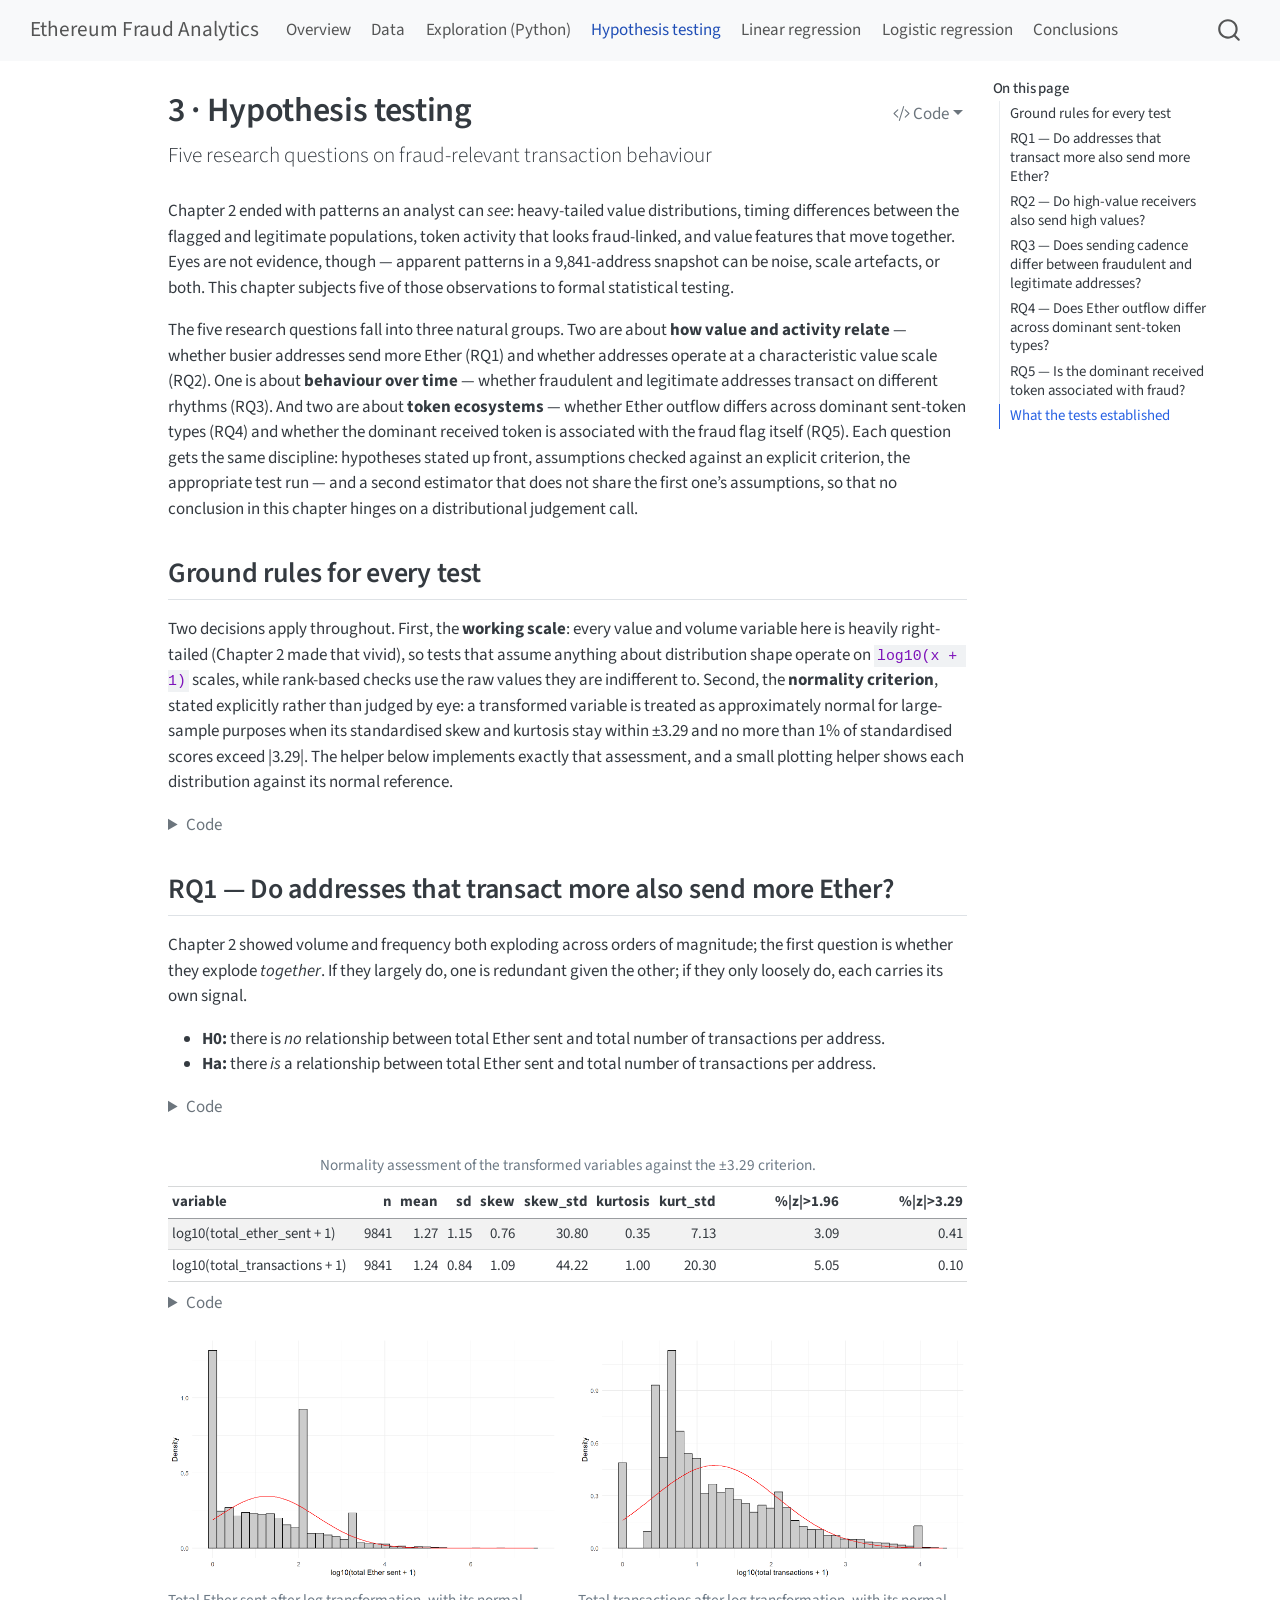
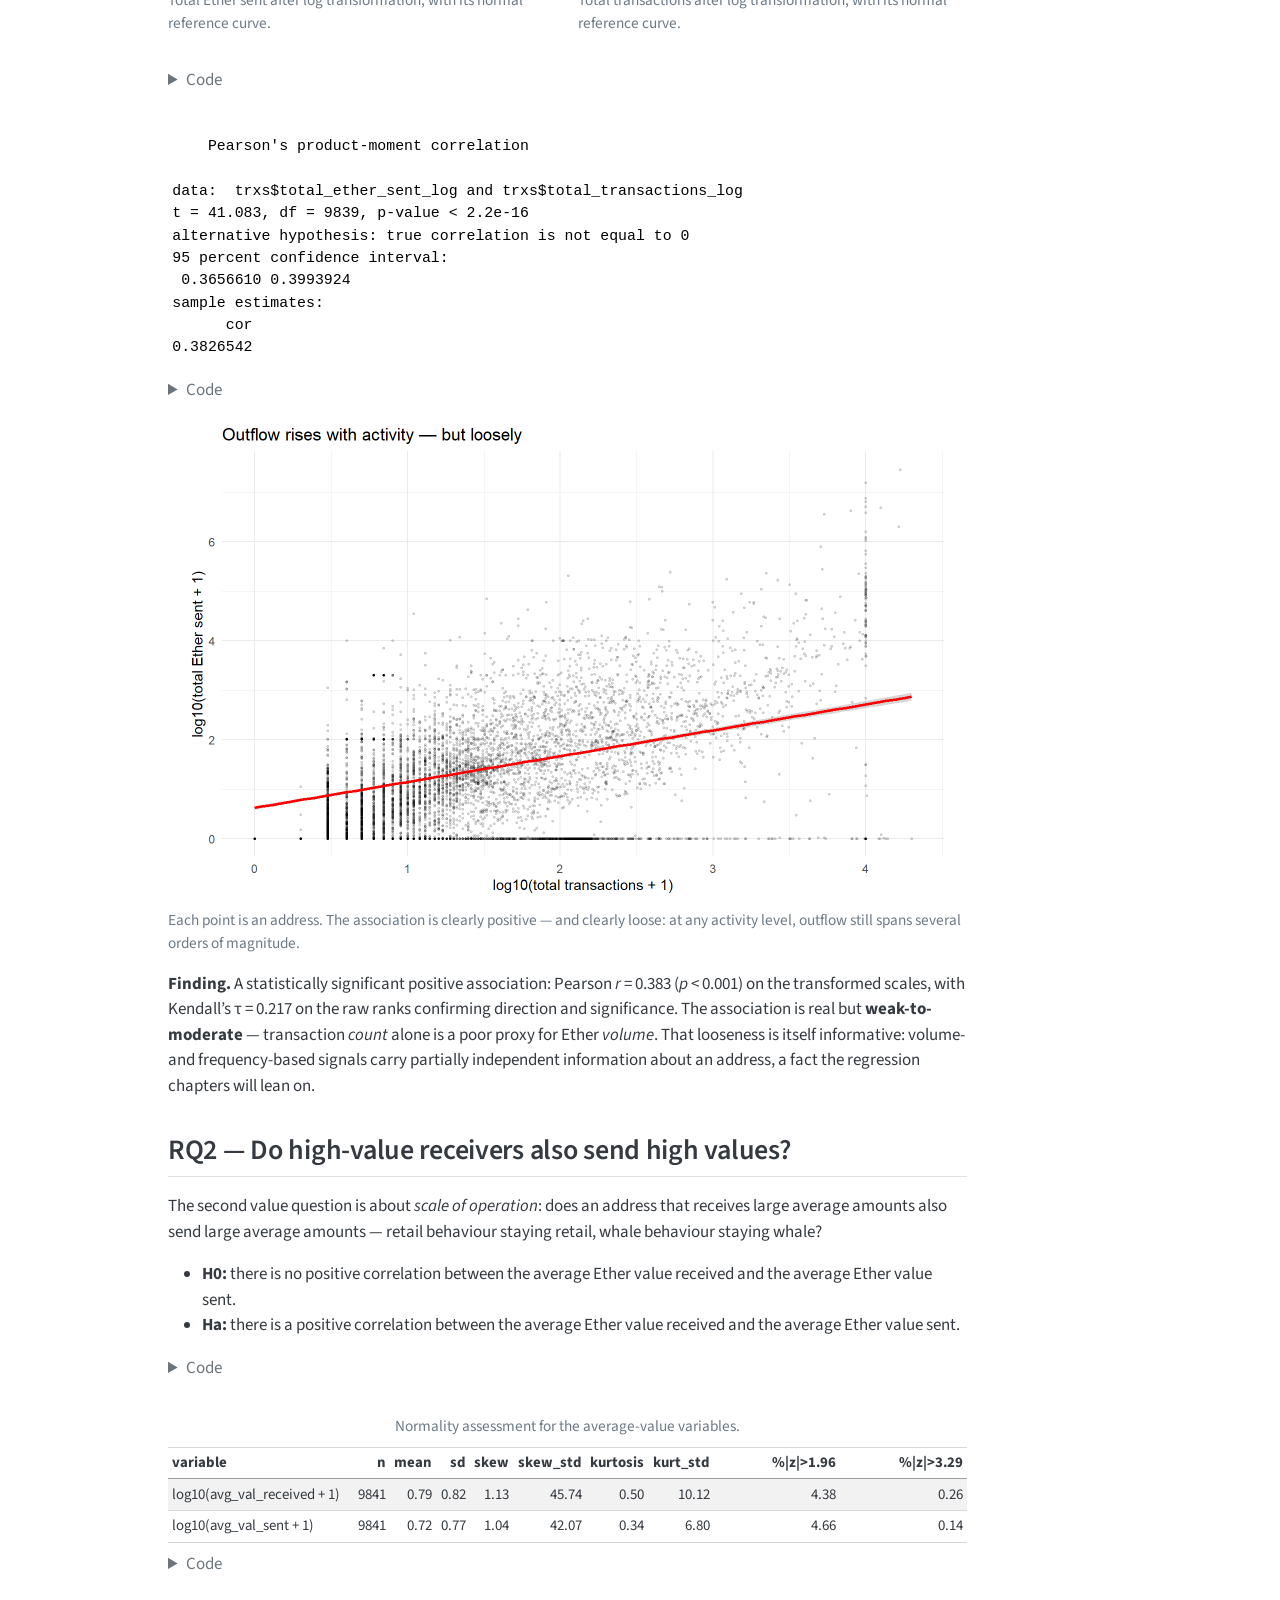
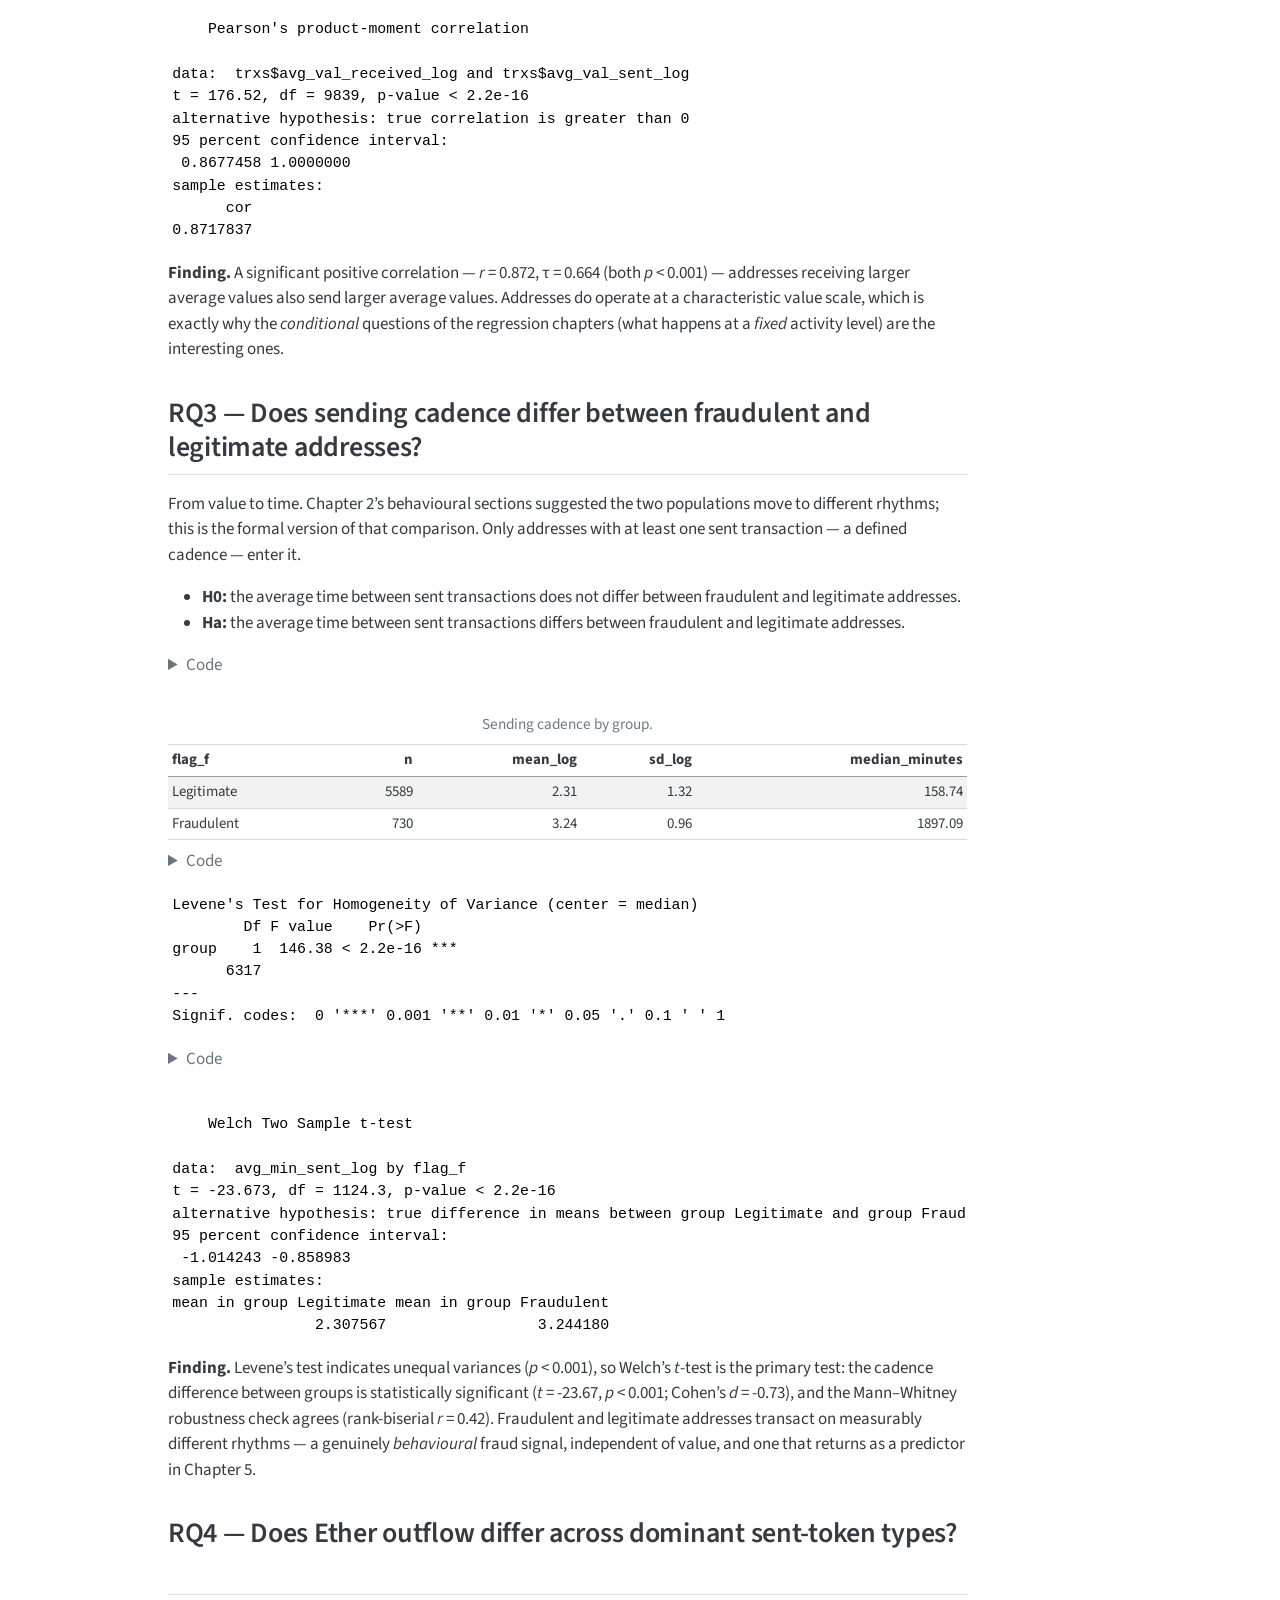
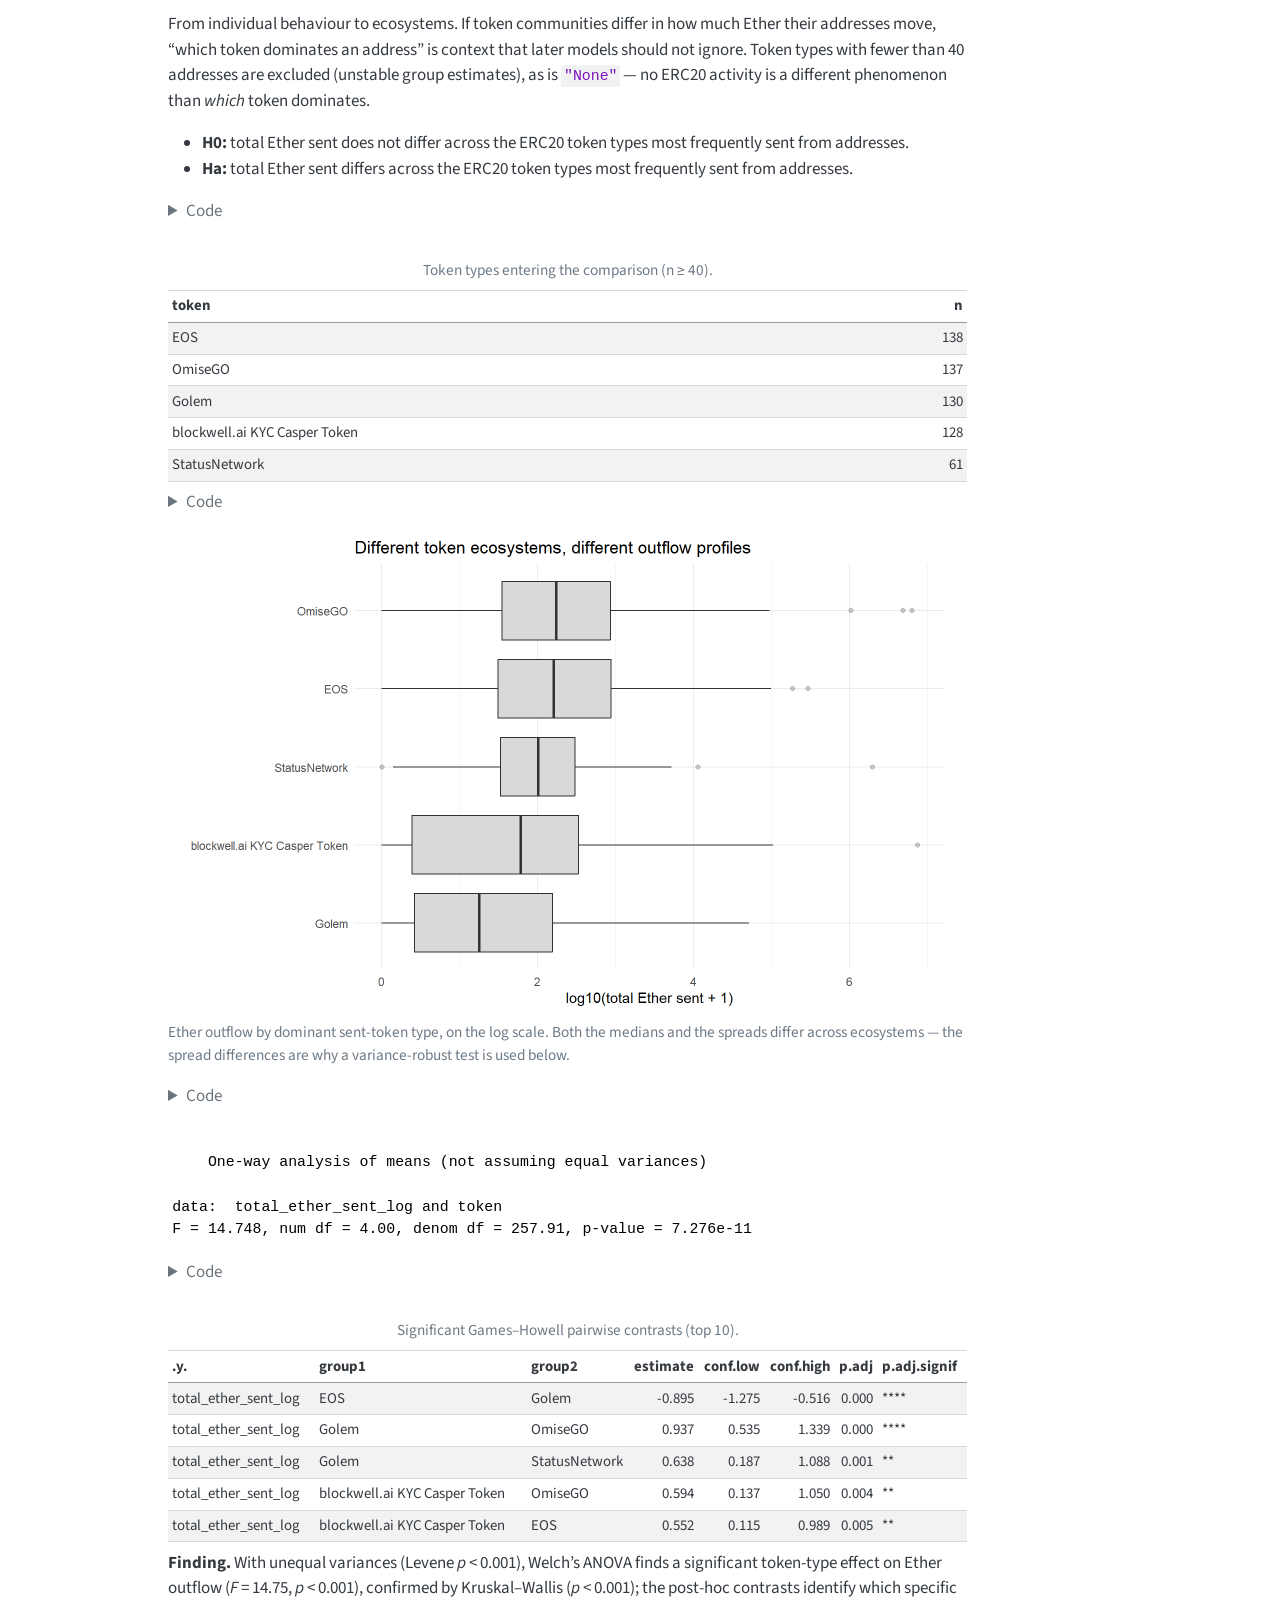
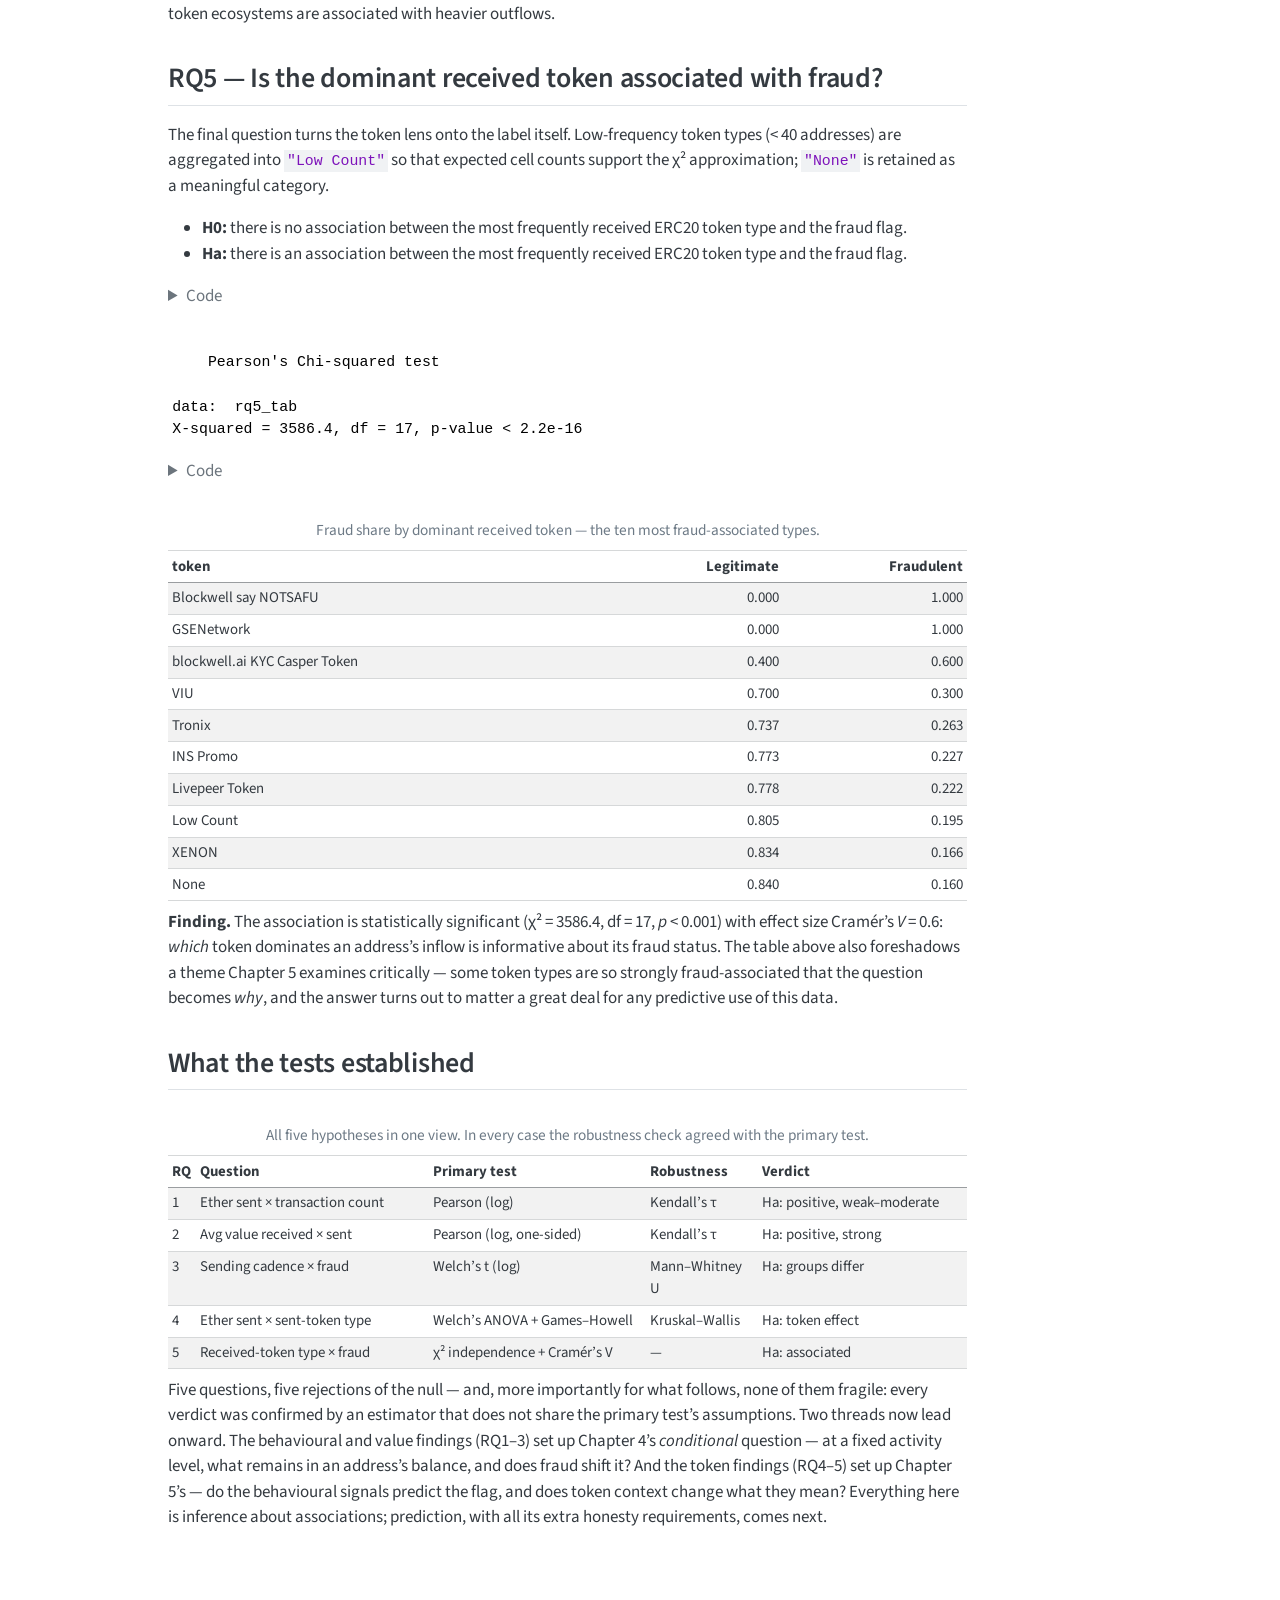
<file: docs/03-inference.html>
<!DOCTYPE html>
<html xmlns="http://www.w3.org/1999/xhtml" lang="en" xml:lang="en"><head>

<meta charset="utf-8">
<meta name="generator" content="quarto-1.9.38">

<meta name="viewport" content="width=device-width, initial-scale=1.0, user-scalable=yes">


<title>3 · Hypothesis testing – Ethereum Fraud Analytics</title>
<style>
/* Default styles provided by pandoc.
** See https://pandoc.org/MANUAL.html#variables-for-html for config info.
*/
code{white-space: pre-wrap;}
span.smallcaps{font-variant: small-caps;}
div.columns{display: flex; gap: min(4vw, 1.5em);}
div.column{flex: auto; overflow-x: auto;}
div.hanging-indent{margin-left: 1.5em; text-indent: -1.5em;}
ul.task-list{list-style: none;}
ul.task-list li input[type="checkbox"] {
  width: 0.8em;
  margin: 0 0.8em 0.2em -1em; /* quarto-specific, see https://github.com/quarto-dev/quarto-cli/issues/4556 */ 
  vertical-align: middle;
}
/* CSS for syntax highlighting */
html { -webkit-text-size-adjust: 100%; }
pre > code.sourceCode { white-space: pre; position: relative; }
pre > code.sourceCode > span { display: inline-block; line-height: 1.25; }
pre > code.sourceCode > span:empty { height: 1.2em; }
.sourceCode { overflow: visible; }
code.sourceCode > span { color: inherit; text-decoration: inherit; }
div.sourceCode { margin: 1em 0; }
pre.sourceCode { margin: 0; }
@media screen {
div.sourceCode { overflow: auto; }
}
@media print {
pre > code.sourceCode { white-space: pre-wrap; }
pre > code.sourceCode > span { text-indent: -5em; padding-left: 5em; }
}
pre.numberSource code
  { counter-reset: source-line 0; }
pre.numberSource code > span
  { position: relative; left: -4em; counter-increment: source-line; }
pre.numberSource code > span > a:first-child::before
  { content: counter(source-line);
    position: relative; left: -1em; text-align: right; vertical-align: baseline;
    border: none; display: inline-block;
    -webkit-touch-callout: none; -webkit-user-select: none;
    -khtml-user-select: none; -moz-user-select: none;
    -ms-user-select: none; user-select: none;
    padding: 0 4px; width: 4em;
  }
pre.numberSource { margin-left: 3em;  padding-left: 4px; }
div.sourceCode
  {   }
@media screen {
pre > code.sourceCode > span > a:first-child::before { text-decoration: underline; }
}
</style>


<script src="site_libs/quarto-nav/quarto-nav.js"></script>
<script src="site_libs/quarto-nav/headroom.min.js"></script>
<script src="site_libs/clipboard/clipboard.min.js"></script>
<script src="site_libs/quarto-search/autocomplete.umd.js"></script>
<script src="site_libs/quarto-search/fuse.min.js"></script>
<script src="site_libs/quarto-search/quarto-search.js"></script>
<meta name="quarto:offset" content="./">
<script src="site_libs/quarto-html/quarto.js" type="module"></script>
<script src="site_libs/quarto-html/tabsets/tabsets.js" type="module"></script>
<script src="site_libs/quarto-html/popper.min.js"></script>
<script src="site_libs/quarto-html/tippy.umd.min.js"></script>
<script src="site_libs/quarto-html/anchor.min.js"></script>
<link href="site_libs/quarto-html/tippy.css" rel="stylesheet">
<link href="site_libs/quarto-html/quarto-syntax-highlighting-15634bcf2e68342d4ad2dfa704d543f6.css" rel="stylesheet" id="quarto-text-highlighting-styles">
<script src="site_libs/bootstrap/bootstrap.min.js"></script>
<link href="site_libs/bootstrap/bootstrap-icons.css" rel="stylesheet">
<link href="site_libs/bootstrap/bootstrap-a0f9fd0d421825b736dc1bbcbcba2219.min.css" rel="stylesheet" append-hash="true" id="quarto-bootstrap" data-mode="light">
<script id="quarto-search-options" type="application/json">{
  "location": "navbar",
  "copy-button": false,
  "collapse-after": 3,
  "panel-placement": "end",
  "type": "overlay",
  "limit": 50,
  "keyboard-shortcut": [
    "f",
    "/",
    "s"
  ],
  "show-item-context": false,
  "language": {
    "search-no-results-text": "No results",
    "search-matching-documents-text": "matching documents",
    "search-copy-link-title": "Copy link to search",
    "search-hide-matches-text": "Hide additional matches",
    "search-more-match-text": "more match in this document",
    "search-more-matches-text": "more matches in this document",
    "search-clear-button-title": "Clear",
    "search-text-placeholder": "",
    "search-detached-cancel-button-title": "Cancel",
    "search-submit-button-title": "Submit",
    "search-label": "Search"
  }
}</script>


<link rel="stylesheet" href="styles.css">
</head>

<body class="nav-fixed quarto-light">

<div id="quarto-search-results"></div>
  <header id="quarto-header" class="headroom fixed-top">
    <nav class="navbar navbar-expand-lg " data-bs-theme="dark">
      <div class="navbar-container container-fluid">
      <div class="navbar-brand-container mx-auto">
    <a class="navbar-brand" href="./index.html">
    <span class="navbar-title">Ethereum Fraud Analytics</span>
    </a>
  </div>
            <div id="quarto-search" class="" title="Search"></div>
          <button class="navbar-toggler" type="button" data-bs-toggle="collapse" data-bs-target="#navbarCollapse" aria-controls="navbarCollapse" role="menu" aria-expanded="false" aria-label="Toggle navigation" onclick="if (window.quartoToggleHeadroom) { window.quartoToggleHeadroom(); }">
  <span class="navbar-toggler-icon"></span>
</button>
          <div class="collapse navbar-collapse" id="navbarCollapse">
            <ul class="navbar-nav navbar-nav-scroll me-auto">
  <li class="nav-item">
    <a class="nav-link" href="./index.html"> 
<span class="menu-text">Overview</span></a>
  </li>  
  <li class="nav-item">
    <a class="nav-link" href="./01-data.html"> 
<span class="menu-text">Data</span></a>
  </li>  
  <li class="nav-item">
    <a class="nav-link" href="./02-exploration.html"> 
<span class="menu-text">Exploration (Python)</span></a>
  </li>  
  <li class="nav-item">
    <a class="nav-link active" href="./03-inference.html" aria-current="page"> 
<span class="menu-text">Hypothesis testing</span></a>
  </li>  
  <li class="nav-item">
    <a class="nav-link" href="./04-balances-mlr.html"> 
<span class="menu-text">Linear regression</span></a>
  </li>  
  <li class="nav-item">
    <a class="nav-link" href="./05-fraud-logr.html"> 
<span class="menu-text">Logistic regression</span></a>
  </li>  
  <li class="nav-item">
    <a class="nav-link" href="./06-conclusions.html"> 
<span class="menu-text">Conclusions</span></a>
  </li>  
</ul>
          </div> <!-- /navcollapse -->
            <div class="quarto-navbar-tools">
</div>
      </div> <!-- /container-fluid -->
    </nav>
</header>
<!-- content -->
<div id="quarto-content" class="quarto-container page-columns page-rows-contents page-layout-article page-navbar">
<!-- sidebar -->
<!-- margin-sidebar -->
    <div id="quarto-margin-sidebar" class="sidebar margin-sidebar">
        <nav id="TOC" role="doc-toc" class="toc-active">
    <h2 id="toc-title">On this page</h2>
   
  <ul>
  <li><a href="#ground-rules-for-every-test" id="toc-ground-rules-for-every-test" class="nav-link active" data-scroll-target="#ground-rules-for-every-test">Ground rules for every test</a></li>
  <li><a href="#rq1-do-addresses-that-transact-more-also-send-more-ether" id="toc-rq1-do-addresses-that-transact-more-also-send-more-ether" class="nav-link" data-scroll-target="#rq1-do-addresses-that-transact-more-also-send-more-ether">RQ1 — Do addresses that transact more also send more Ether?</a></li>
  <li><a href="#rq2-do-high-value-receivers-also-send-high-values" id="toc-rq2-do-high-value-receivers-also-send-high-values" class="nav-link" data-scroll-target="#rq2-do-high-value-receivers-also-send-high-values">RQ2 — Do high-value receivers also send high values?</a></li>
  <li><a href="#rq3-does-sending-cadence-differ-between-fraudulent-and-legitimate-addresses" id="toc-rq3-does-sending-cadence-differ-between-fraudulent-and-legitimate-addresses" class="nav-link" data-scroll-target="#rq3-does-sending-cadence-differ-between-fraudulent-and-legitimate-addresses">RQ3 — Does sending cadence differ between fraudulent and legitimate addresses?</a></li>
  <li><a href="#rq4-does-ether-outflow-differ-across-dominant-sent-token-types" id="toc-rq4-does-ether-outflow-differ-across-dominant-sent-token-types" class="nav-link" data-scroll-target="#rq4-does-ether-outflow-differ-across-dominant-sent-token-types">RQ4 — Does Ether outflow differ across dominant sent-token types?</a></li>
  <li><a href="#rq5-is-the-dominant-received-token-associated-with-fraud" id="toc-rq5-is-the-dominant-received-token-associated-with-fraud" class="nav-link" data-scroll-target="#rq5-is-the-dominant-received-token-associated-with-fraud">RQ5 — Is the dominant received token associated with fraud?</a></li>
  <li><a href="#what-the-tests-established" id="toc-what-the-tests-established" class="nav-link" data-scroll-target="#what-the-tests-established">What the tests established</a></li>
  </ul>
</nav>
    </div>
<!-- main -->
<main class="content" id="quarto-document-content">

<header id="title-block-header" class="quarto-title-block default">
<div class="quarto-title">
<div class="quarto-title-block"><div><h1 class="title">3 · Hypothesis testing</h1><button type="button" class="btn code-tools-button dropdown-toggle" id="quarto-code-tools-menu" data-bs-toggle="dropdown" aria-expanded="false"><i class="bi"></i> Code</button><ul class="dropdown-menu dropdown-menu-end" aria-labelelledby="quarto-code-tools-menu"><li><a id="quarto-show-all-code" class="dropdown-item" href="javascript:void(0)" role="button">Show All Code</a></li><li><a id="quarto-hide-all-code" class="dropdown-item" href="javascript:void(0)" role="button">Hide All Code</a></li><li><hr class="dropdown-divider"></li><li><a id="quarto-view-source" class="dropdown-item" href="javascript:void(0)" role="button">View Source</a></li></ul></div></div>
<p class="subtitle lead">Five research questions on fraud-relevant transaction behaviour</p>
</div>



<div class="quarto-title-meta">

    
  
    
  </div>
  


</header>


<p>Chapter 2 ended with patterns an analyst can <em>see</em>: heavy-tailed value distributions, timing differences between the flagged and legitimate populations, token activity that looks fraud-linked, and value features that move together. Eyes are not evidence, though — apparent patterns in a 9,841-address snapshot can be noise, scale artefacts, or both. This chapter subjects five of those observations to formal statistical testing.</p>
<p>The five research questions fall into three natural groups. Two are about <strong>how value and activity relate</strong> — whether busier addresses send more Ether (RQ1) and whether addresses operate at a characteristic value scale (RQ2). One is about <strong>behaviour over time</strong> — whether fraudulent and legitimate addresses transact on different rhythms (RQ3). And two are about <strong>token ecosystems</strong> — whether Ether outflow differs across dominant sent-token types (RQ4) and whether the dominant received token is associated with the fraud flag itself (RQ5). Each question gets the same discipline: hypotheses stated up front, assumptions checked against an explicit criterion, the appropriate test run — and a second estimator that does not share the first one’s assumptions, so that no conclusion in this chapter hinges on a distributional judgement call.</p>
<section id="ground-rules-for-every-test" class="level2">
<h2 class="anchored" data-anchor-id="ground-rules-for-every-test">Ground rules for every test</h2>
<p>Two decisions apply throughout. First, the <strong>working scale</strong>: every value and volume variable here is heavily right-tailed (Chapter 2 made that vivid), so tests that assume anything about distribution shape operate on <code>log10(x + 1)</code> scales, while rank-based checks use the raw values they are indifferent to. Second, the <strong>normality criterion</strong>, stated explicitly rather than judged by eye: a transformed variable is treated as approximately normal for large-sample purposes when its standardised skew and kurtosis stay within ±3.29 and no more than 1% of standardised scores exceed |3.29|. The helper below implements exactly that assessment, and a small plotting helper shows each distribution against its normal reference.</p>
<div class="cell">
<details class="code-fold">
<summary>Code</summary>
<div class="code-copy-outer-scaffold"><div class="sourceCode cell-code" id="cb1"><pre class="sourceCode r code-with-copy"><code class="sourceCode r"><span id="cb1-1"><a href="#cb1-1" aria-hidden="true" tabindex="-1"></a><span class="fu">library</span>(dplyr)</span>
<span id="cb1-2"><a href="#cb1-2" aria-hidden="true" tabindex="-1"></a><span class="fu">library</span>(ggplot2)</span>
<span id="cb1-3"><a href="#cb1-3" aria-hidden="true" tabindex="-1"></a><span class="fu">library</span>(car)</span>
<span id="cb1-4"><a href="#cb1-4" aria-hidden="true" tabindex="-1"></a></span>
<span id="cb1-5"><a href="#cb1-5" aria-hidden="true" tabindex="-1"></a>trxs <span class="ot">&lt;-</span> <span class="fu">readRDS</span>(<span class="st">"data/eth_clean.rds"</span>)</span>
<span id="cb1-6"><a href="#cb1-6" aria-hidden="true" tabindex="-1"></a></span>
<span id="cb1-7"><a href="#cb1-7" aria-hidden="true" tabindex="-1"></a><span class="co"># ---- Normality assessment helper -------------------------------------------</span></span>
<span id="cb1-8"><a href="#cb1-8" aria-hidden="true" tabindex="-1"></a><span class="co"># Standardised skew &amp; kurtosis plus the share of |z| beyond 1.96 / 3.29 —</span></span>
<span id="cb1-9"><a href="#cb1-9" aria-hidden="true" tabindex="-1"></a><span class="co"># the large-sample criteria described above, made explicit and reusable.</span></span>
<span id="cb1-10"><a href="#cb1-10" aria-hidden="true" tabindex="-1"></a>normality_summary <span class="ot">&lt;-</span> <span class="cf">function</span>(x, label) {</span>
<span id="cb1-11"><a href="#cb1-11" aria-hidden="true" tabindex="-1"></a>  x <span class="ot">&lt;-</span> x[<span class="fu">is.finite</span>(x)]</span>
<span id="cb1-12"><a href="#cb1-12" aria-hidden="true" tabindex="-1"></a>  n <span class="ot">&lt;-</span> <span class="fu">length</span>(x); m <span class="ot">&lt;-</span> <span class="fu">mean</span>(x); s <span class="ot">&lt;-</span> <span class="fu">sd</span>(x)</span>
<span id="cb1-13"><a href="#cb1-13" aria-hidden="true" tabindex="-1"></a>  z <span class="ot">&lt;-</span> (x <span class="sc">-</span> m) <span class="sc">/</span> s</span>
<span id="cb1-14"><a href="#cb1-14" aria-hidden="true" tabindex="-1"></a>  m2 <span class="ot">&lt;-</span> <span class="fu">mean</span>((x <span class="sc">-</span> m)<span class="sc">^</span><span class="dv">2</span>); m3 <span class="ot">&lt;-</span> <span class="fu">mean</span>((x <span class="sc">-</span> m)<span class="sc">^</span><span class="dv">3</span>); m4 <span class="ot">&lt;-</span> <span class="fu">mean</span>((x <span class="sc">-</span> m)<span class="sc">^</span><span class="dv">4</span>)</span>
<span id="cb1-15"><a href="#cb1-15" aria-hidden="true" tabindex="-1"></a>  skew <span class="ot">&lt;-</span> m3 <span class="sc">/</span> m2<span class="sc">^</span><span class="fl">1.5</span></span>
<span id="cb1-16"><a href="#cb1-16" aria-hidden="true" tabindex="-1"></a>  kurt <span class="ot">&lt;-</span> m4 <span class="sc">/</span> m2<span class="sc">^</span><span class="dv">2</span> <span class="sc">-</span> <span class="dv">3</span></span>
<span id="cb1-17"><a href="#cb1-17" aria-hidden="true" tabindex="-1"></a>  se_skew <span class="ot">&lt;-</span> <span class="fu">sqrt</span>(<span class="dv">6</span> <span class="sc">*</span> n <span class="sc">*</span> (n <span class="sc">-</span> <span class="dv">1</span>) <span class="sc">/</span> ((n <span class="sc">-</span> <span class="dv">2</span>) <span class="sc">*</span> (n <span class="sc">+</span> <span class="dv">1</span>) <span class="sc">*</span> (n <span class="sc">+</span> <span class="dv">3</span>)))</span>
<span id="cb1-18"><a href="#cb1-18" aria-hidden="true" tabindex="-1"></a>  se_kurt <span class="ot">&lt;-</span> <span class="dv">2</span> <span class="sc">*</span> se_skew <span class="sc">*</span> <span class="fu">sqrt</span>((n<span class="sc">^</span><span class="dv">2</span> <span class="sc">-</span> <span class="dv">1</span>) <span class="sc">/</span> ((n <span class="sc">-</span> <span class="dv">3</span>) <span class="sc">*</span> (n <span class="sc">+</span> <span class="dv">5</span>)))</span>
<span id="cb1-19"><a href="#cb1-19" aria-hidden="true" tabindex="-1"></a>  <span class="fu">tibble</span>(<span class="at">variable =</span> label, <span class="at">n =</span> n, <span class="at">mean =</span> m, <span class="at">sd =</span> s,</span>
<span id="cb1-20"><a href="#cb1-20" aria-hidden="true" tabindex="-1"></a>         <span class="at">skew =</span> skew, <span class="at">skew_std =</span> skew <span class="sc">/</span> se_skew,</span>
<span id="cb1-21"><a href="#cb1-21" aria-hidden="true" tabindex="-1"></a>         <span class="at">kurtosis =</span> kurt, <span class="at">kurt_std =</span> kurt <span class="sc">/</span> se_kurt,</span>
<span id="cb1-22"><a href="#cb1-22" aria-hidden="true" tabindex="-1"></a>         <span class="st">`</span><span class="at">%|z|&gt;1.96</span><span class="st">`</span> <span class="ot">=</span> <span class="dv">100</span> <span class="sc">*</span> <span class="fu">mean</span>(<span class="fu">abs</span>(z) <span class="sc">&gt;</span> <span class="fl">1.96</span>),</span>
<span id="cb1-23"><a href="#cb1-23" aria-hidden="true" tabindex="-1"></a>         <span class="st">`</span><span class="at">%|z|&gt;3.29</span><span class="st">`</span> <span class="ot">=</span> <span class="dv">100</span> <span class="sc">*</span> <span class="fu">mean</span>(<span class="fu">abs</span>(z) <span class="sc">&gt;</span> <span class="fl">3.29</span>))</span>
<span id="cb1-24"><a href="#cb1-24" aria-hidden="true" tabindex="-1"></a>}</span>
<span id="cb1-25"><a href="#cb1-25" aria-hidden="true" tabindex="-1"></a></span>
<span id="cb1-26"><a href="#cb1-26" aria-hidden="true" tabindex="-1"></a><span class="co"># ---- Distribution plot helper ----------------------------------------------</span></span>
<span id="cb1-27"><a href="#cb1-27" aria-hidden="true" tabindex="-1"></a>dist_plot <span class="ot">&lt;-</span> <span class="cf">function</span>(data, var, label) {</span>
<span id="cb1-28"><a href="#cb1-28" aria-hidden="true" tabindex="-1"></a>  <span class="fu">ggplot</span>(data, <span class="fu">aes</span>(<span class="at">x =</span> .data[[var]])) <span class="sc">+</span></span>
<span id="cb1-29"><a href="#cb1-29" aria-hidden="true" tabindex="-1"></a>    <span class="fu">geom_histogram</span>(<span class="fu">aes</span>(<span class="at">y =</span> <span class="fu">after_stat</span>(density)), <span class="at">bins =</span> <span class="dv">40</span>,</span>
<span id="cb1-30"><a href="#cb1-30" aria-hidden="true" tabindex="-1"></a>                   <span class="at">colour =</span> <span class="st">"black"</span>, <span class="at">fill =</span> <span class="st">"grey80"</span>) <span class="sc">+</span></span>
<span id="cb1-31"><a href="#cb1-31" aria-hidden="true" tabindex="-1"></a>    <span class="fu">stat_function</span>(<span class="at">fun =</span> dnorm, <span class="at">colour =</span> <span class="st">"red"</span>,</span>
<span id="cb1-32"><a href="#cb1-32" aria-hidden="true" tabindex="-1"></a>                  <span class="at">args =</span> <span class="fu">list</span>(<span class="at">mean =</span> <span class="fu">mean</span>(data[[var]], <span class="at">na.rm =</span> <span class="cn">TRUE</span>),</span>
<span id="cb1-33"><a href="#cb1-33" aria-hidden="true" tabindex="-1"></a>                              <span class="at">sd =</span> <span class="fu">sd</span>(data[[var]], <span class="at">na.rm =</span> <span class="cn">TRUE</span>))) <span class="sc">+</span></span>
<span id="cb1-34"><a href="#cb1-34" aria-hidden="true" tabindex="-1"></a>    <span class="fu">labs</span>(<span class="at">x =</span> label, <span class="at">y =</span> <span class="st">"Density"</span>) <span class="sc">+</span></span>
<span id="cb1-35"><a href="#cb1-35" aria-hidden="true" tabindex="-1"></a>    <span class="fu">theme_minimal</span>()</span>
<span id="cb1-36"><a href="#cb1-36" aria-hidden="true" tabindex="-1"></a>}</span>
<span id="cb1-37"><a href="#cb1-37" aria-hidden="true" tabindex="-1"></a></span>
<span id="cb1-38"><a href="#cb1-38" aria-hidden="true" tabindex="-1"></a><span class="co"># Log-transformed working copies for the shape-sensitive tests.</span></span>
<span id="cb1-39"><a href="#cb1-39" aria-hidden="true" tabindex="-1"></a>trxs <span class="ot">&lt;-</span> trxs <span class="sc">%&gt;%</span></span>
<span id="cb1-40"><a href="#cb1-40" aria-hidden="true" tabindex="-1"></a>  <span class="fu">mutate</span>(</span>
<span id="cb1-41"><a href="#cb1-41" aria-hidden="true" tabindex="-1"></a>    <span class="at">total_ether_sent_log    =</span> <span class="fu">log10</span>(total_ether_sent <span class="sc">+</span> <span class="dv">1</span>),</span>
<span id="cb1-42"><a href="#cb1-42" aria-hidden="true" tabindex="-1"></a>    <span class="at">total_transactions_log  =</span> <span class="fu">log10</span>(total_transactions <span class="sc">+</span> <span class="dv">1</span>),</span>
<span id="cb1-43"><a href="#cb1-43" aria-hidden="true" tabindex="-1"></a>    <span class="at">avg_val_received_log    =</span> <span class="fu">log10</span>(avg_val_received <span class="sc">+</span> <span class="dv">1</span>),</span>
<span id="cb1-44"><a href="#cb1-44" aria-hidden="true" tabindex="-1"></a>    <span class="at">avg_val_sent_log        =</span> <span class="fu">log10</span>(avg_val_sent <span class="sc">+</span> <span class="dv">1</span>),</span>
<span id="cb1-45"><a href="#cb1-45" aria-hidden="true" tabindex="-1"></a>    <span class="at">avg_min_sent_log        =</span> <span class="fu">log10</span>(avg_min_between_sent_tnx <span class="sc">+</span> <span class="dv">1</span>)</span>
<span id="cb1-46"><a href="#cb1-46" aria-hidden="true" tabindex="-1"></a>  )</span></code></pre></div><button title="Copy to Clipboard" class="code-copy-button"><i class="bi"></i></button></div>
</details>
</div>
</section>
<section id="rq1-do-addresses-that-transact-more-also-send-more-ether" class="level2">
<h2 class="anchored" data-anchor-id="rq1-do-addresses-that-transact-more-also-send-more-ether">RQ1 — Do addresses that transact more also send more Ether?</h2>
<p>Chapter 2 showed volume and frequency both exploding across orders of magnitude; the first question is whether they explode <em>together</em>. If they largely do, one is redundant given the other; if they only loosely do, each carries its own signal.</p>
<ul>
<li><strong>H0:</strong> there is <em>no</em> relationship between total Ether sent and total number of transactions per address.</li>
<li><strong>Ha:</strong> there <em>is</em> a relationship between total Ether sent and total number of transactions per address.</li>
</ul>
<div class="cell">
<details class="code-fold">
<summary>Code</summary>
<div class="code-copy-outer-scaffold"><div class="sourceCode cell-code" id="cb2"><pre class="sourceCode r code-with-copy"><code class="sourceCode r"><span id="cb2-1"><a href="#cb2-1" aria-hidden="true" tabindex="-1"></a><span class="fu">bind_rows</span>(</span>
<span id="cb2-2"><a href="#cb2-2" aria-hidden="true" tabindex="-1"></a>  <span class="fu">normality_summary</span>(trxs<span class="sc">$</span>total_ether_sent_log,   <span class="st">"log10(total_ether_sent + 1)"</span>),</span>
<span id="cb2-3"><a href="#cb2-3" aria-hidden="true" tabindex="-1"></a>  <span class="fu">normality_summary</span>(trxs<span class="sc">$</span>total_transactions_log, <span class="st">"log10(total_transactions + 1)"</span>)</span>
<span id="cb2-4"><a href="#cb2-4" aria-hidden="true" tabindex="-1"></a>) <span class="sc">%&gt;%</span> knitr<span class="sc">::</span><span class="fu">kable</span>(<span class="at">digits =</span> <span class="dv">2</span>,</span>
<span id="cb2-5"><a href="#cb2-5" aria-hidden="true" tabindex="-1"></a>                   <span class="at">caption =</span> <span class="st">"Normality assessment of the transformed variables against the ±3.29 criterion."</span>)</span></code></pre></div><button title="Copy to Clipboard" class="code-copy-button"><i class="bi"></i></button></div>
</details>
<div class="cell-output-display">
<table class="caption-top table table-sm table-striped small">
<caption>Normality assessment of the transformed variables against the ±3.29 criterion.</caption>
<colgroup>
<col style="width: 25%">
<col style="width: 4%">
<col style="width: 4%">
<col style="width: 4%">
<col style="width: 4%">
<col style="width: 7%">
<col style="width: 7%">
<col style="width: 7%">
<col style="width: 17%">
<col style="width: 17%">
</colgroup>
<thead>
<tr class="header">
<th style="text-align: left;">variable</th>
<th style="text-align: right;">n</th>
<th style="text-align: right;">mean</th>
<th style="text-align: right;">sd</th>
<th style="text-align: right;">skew</th>
<th style="text-align: right;">skew_std</th>
<th style="text-align: right;">kurtosis</th>
<th style="text-align: right;">kurt_std</th>
<th style="text-align: right;">%|z|&gt;1.96</th>
<th style="text-align: right;">%|z|&gt;3.29</th>
</tr>
</thead>
<tbody>
<tr class="odd">
<td style="text-align: left;">log10(total_ether_sent + 1)</td>
<td style="text-align: right;">9841</td>
<td style="text-align: right;">1.27</td>
<td style="text-align: right;">1.15</td>
<td style="text-align: right;">0.76</td>
<td style="text-align: right;">30.80</td>
<td style="text-align: right;">0.35</td>
<td style="text-align: right;">7.13</td>
<td style="text-align: right;">3.09</td>
<td style="text-align: right;">0.41</td>
</tr>
<tr class="even">
<td style="text-align: left;">log10(total_transactions + 1)</td>
<td style="text-align: right;">9841</td>
<td style="text-align: right;">1.24</td>
<td style="text-align: right;">0.84</td>
<td style="text-align: right;">1.09</td>
<td style="text-align: right;">44.22</td>
<td style="text-align: right;">1.00</td>
<td style="text-align: right;">20.30</td>
<td style="text-align: right;">5.05</td>
<td style="text-align: right;">0.10</td>
</tr>
</tbody>
</table>
</div>
</div>
<details class="code-fold">
<summary>Code</summary>
<div class="code-copy-outer-scaffold"><div class="sourceCode cell-code" id="cb3"><pre class="sourceCode r code-with-copy"><code class="sourceCode r"><span id="cb3-1"><a href="#cb3-1" aria-hidden="true" tabindex="-1"></a><span class="fu">dist_plot</span>(trxs, <span class="st">"total_ether_sent_log"</span>,   <span class="st">"log10(total Ether sent + 1)"</span>)</span>
<span id="cb3-2"><a href="#cb3-2" aria-hidden="true" tabindex="-1"></a><span class="fu">dist_plot</span>(trxs, <span class="st">"total_transactions_log"</span>, <span class="st">"log10(total transactions + 1)"</span>)</span></code></pre></div><button title="Copy to Clipboard" class="code-copy-button"><i class="bi"></i></button></div>
</details>
<div class="cell quarto-layout-panel" data-layout-ncol="2">
<div class="quarto-layout-row">
<div class="quarto-layout-cell" style="flex-basis: 50.0%;justify-content: flex-start;">
<div class="quarto-figure quarto-figure-center">
<figure class="figure">
<p><img src="03-inference_files/figure-html/rq1-plots-1.png" class="img-fluid figure-img" width="768"></p>
<figcaption>Total Ether sent after log transformation, with its normal reference curve.</figcaption>
</figure>
</div>
</div>
<div class="quarto-layout-cell" style="flex-basis: 50.0%;justify-content: flex-start;">
<div class="quarto-figure quarto-figure-center">
<figure class="figure">
<p><img src="03-inference_files/figure-html/rq1-plots-2.png" class="img-fluid figure-img" width="768"></p>
<figcaption>Total transactions after log transformation, with its normal reference curve.</figcaption>
</figure>
</div>
</div>
</div>
</div>
<div class="cell">
<details class="code-fold">
<summary>Code</summary>
<div class="code-copy-outer-scaffold"><div class="sourceCode cell-code" id="cb4"><pre class="sourceCode r code-with-copy"><code class="sourceCode r"><span id="cb4-1"><a href="#cb4-1" aria-hidden="true" tabindex="-1"></a>rq1_pearson <span class="ot">&lt;-</span> <span class="fu">cor.test</span>(trxs<span class="sc">$</span>total_ether_sent_log, trxs<span class="sc">$</span>total_transactions_log,</span>
<span id="cb4-2"><a href="#cb4-2" aria-hidden="true" tabindex="-1"></a>                        <span class="at">method =</span> <span class="st">"pearson"</span>)</span>
<span id="cb4-3"><a href="#cb4-3" aria-hidden="true" tabindex="-1"></a>rq1_kendall <span class="ot">&lt;-</span> <span class="fu">cor.test</span>(trxs<span class="sc">$</span>total_ether_sent, trxs<span class="sc">$</span>total_transactions,</span>
<span id="cb4-4"><a href="#cb4-4" aria-hidden="true" tabindex="-1"></a>                        <span class="at">method =</span> <span class="st">"kendall"</span>)</span>
<span id="cb4-5"><a href="#cb4-5" aria-hidden="true" tabindex="-1"></a>rq1_pearson</span></code></pre></div><button title="Copy to Clipboard" class="code-copy-button"><i class="bi"></i></button></div>
</details>
<div class="cell-output cell-output-stdout">
<pre><code>
    Pearson's product-moment correlation

data:  trxs$total_ether_sent_log and trxs$total_transactions_log
t = 41.083, df = 9839, p-value &lt; 2.2e-16
alternative hypothesis: true correlation is not equal to 0
95 percent confidence interval:
 0.3656610 0.3993924
sample estimates:
      cor 
0.3826542 </code></pre>
</div>
</div>
<div class="cell">
<details class="code-fold">
<summary>Code</summary>
<div class="code-copy-outer-scaffold"><div class="sourceCode cell-code" id="cb6"><pre class="sourceCode r code-with-copy"><code class="sourceCode r"><span id="cb6-1"><a href="#cb6-1" aria-hidden="true" tabindex="-1"></a><span class="fu">ggplot</span>(trxs, <span class="fu">aes</span>(total_transactions_log, total_ether_sent_log)) <span class="sc">+</span></span>
<span id="cb6-2"><a href="#cb6-2" aria-hidden="true" tabindex="-1"></a>  <span class="fu">geom_point</span>(<span class="at">alpha =</span> <span class="fl">0.15</span>, <span class="at">size =</span> <span class="fl">0.6</span>) <span class="sc">+</span></span>
<span id="cb6-3"><a href="#cb6-3" aria-hidden="true" tabindex="-1"></a>  <span class="fu">geom_smooth</span>(<span class="at">method =</span> <span class="st">"lm"</span>, <span class="at">colour =</span> <span class="st">"red"</span>) <span class="sc">+</span></span>
<span id="cb6-4"><a href="#cb6-4" aria-hidden="true" tabindex="-1"></a>  <span class="fu">labs</span>(<span class="at">title =</span> <span class="st">"Outflow rises with activity — but loosely"</span>,</span>
<span id="cb6-5"><a href="#cb6-5" aria-hidden="true" tabindex="-1"></a>       <span class="at">x =</span> <span class="st">"log10(total transactions + 1)"</span>, <span class="at">y =</span> <span class="st">"log10(total Ether sent + 1)"</span>) <span class="sc">+</span></span>
<span id="cb6-6"><a href="#cb6-6" aria-hidden="true" tabindex="-1"></a>  <span class="fu">theme_minimal</span>()</span></code></pre></div><button title="Copy to Clipboard" class="code-copy-button"><i class="bi"></i></button></div>
</details>
<div class="cell-output-display">
<div class="quarto-figure quarto-figure-center">
<figure class="figure">
<p><img src="03-inference_files/figure-html/rq1-scatter-1.png" class="img-fluid figure-img" width="768"></p>
<figcaption>Each point is an address. The association is clearly positive — and clearly loose: at any activity level, outflow still spans several orders of magnitude.</figcaption>
</figure>
</div>
</div>
</div>
<p><strong>Finding.</strong> A statistically significant positive association: Pearson <em>r</em> = 0.383 (<em>p</em> &lt; 0.001) on the transformed scales, with Kendall’s τ = 0.217 on the raw ranks confirming direction and significance. The association is real but <strong>weak-to-moderate</strong> — transaction <em>count</em> alone is a poor proxy for Ether <em>volume</em>. That looseness is itself informative: volume- and frequency-based signals carry partially independent information about an address, a fact the regression chapters will lean on.</p>
</section>
<section id="rq2-do-high-value-receivers-also-send-high-values" class="level2">
<h2 class="anchored" data-anchor-id="rq2-do-high-value-receivers-also-send-high-values">RQ2 — Do high-value receivers also send high values?</h2>
<p>The second value question is about <em>scale of operation</em>: does an address that receives large average amounts also send large average amounts — retail behaviour staying retail, whale behaviour staying whale?</p>
<ul>
<li><strong>H0:</strong> there is no positive correlation between the average Ether value received and the average Ether value sent.</li>
<li><strong>Ha:</strong> there is a positive correlation between the average Ether value received and the average Ether value sent.</li>
</ul>
<div class="cell">
<details class="code-fold">
<summary>Code</summary>
<div class="code-copy-outer-scaffold"><div class="sourceCode cell-code" id="cb7"><pre class="sourceCode r code-with-copy"><code class="sourceCode r"><span id="cb7-1"><a href="#cb7-1" aria-hidden="true" tabindex="-1"></a><span class="fu">bind_rows</span>(</span>
<span id="cb7-2"><a href="#cb7-2" aria-hidden="true" tabindex="-1"></a>  <span class="fu">normality_summary</span>(trxs<span class="sc">$</span>avg_val_received_log, <span class="st">"log10(avg_val_received + 1)"</span>),</span>
<span id="cb7-3"><a href="#cb7-3" aria-hidden="true" tabindex="-1"></a>  <span class="fu">normality_summary</span>(trxs<span class="sc">$</span>avg_val_sent_log,     <span class="st">"log10(avg_val_sent + 1)"</span>)</span>
<span id="cb7-4"><a href="#cb7-4" aria-hidden="true" tabindex="-1"></a>) <span class="sc">%&gt;%</span> knitr<span class="sc">::</span><span class="fu">kable</span>(<span class="at">digits =</span> <span class="dv">2</span>,</span>
<span id="cb7-5"><a href="#cb7-5" aria-hidden="true" tabindex="-1"></a>                   <span class="at">caption =</span> <span class="st">"Normality assessment for the average-value variables."</span>)</span></code></pre></div><button title="Copy to Clipboard" class="code-copy-button"><i class="bi"></i></button></div>
</details>
<div class="cell-output-display">
<table class="caption-top table table-sm table-striped small">
<caption>Normality assessment for the average-value variables.</caption>
<colgroup>
<col style="width: 24%">
<col style="width: 4%">
<col style="width: 4%">
<col style="width: 4%">
<col style="width: 4%">
<col style="width: 7%">
<col style="width: 7%">
<col style="width: 7%">
<col style="width: 17%">
<col style="width: 17%">
</colgroup>
<thead>
<tr class="header">
<th style="text-align: left;">variable</th>
<th style="text-align: right;">n</th>
<th style="text-align: right;">mean</th>
<th style="text-align: right;">sd</th>
<th style="text-align: right;">skew</th>
<th style="text-align: right;">skew_std</th>
<th style="text-align: right;">kurtosis</th>
<th style="text-align: right;">kurt_std</th>
<th style="text-align: right;">%|z|&gt;1.96</th>
<th style="text-align: right;">%|z|&gt;3.29</th>
</tr>
</thead>
<tbody>
<tr class="odd">
<td style="text-align: left;">log10(avg_val_received + 1)</td>
<td style="text-align: right;">9841</td>
<td style="text-align: right;">0.79</td>
<td style="text-align: right;">0.82</td>
<td style="text-align: right;">1.13</td>
<td style="text-align: right;">45.74</td>
<td style="text-align: right;">0.50</td>
<td style="text-align: right;">10.12</td>
<td style="text-align: right;">4.38</td>
<td style="text-align: right;">0.26</td>
</tr>
<tr class="even">
<td style="text-align: left;">log10(avg_val_sent + 1)</td>
<td style="text-align: right;">9841</td>
<td style="text-align: right;">0.72</td>
<td style="text-align: right;">0.77</td>
<td style="text-align: right;">1.04</td>
<td style="text-align: right;">42.07</td>
<td style="text-align: right;">0.34</td>
<td style="text-align: right;">6.80</td>
<td style="text-align: right;">4.66</td>
<td style="text-align: right;">0.14</td>
</tr>
</tbody>
</table>
</div>
</div>
<div class="cell">
<details class="code-fold">
<summary>Code</summary>
<div class="code-copy-outer-scaffold"><div class="sourceCode cell-code" id="cb8"><pre class="sourceCode r code-with-copy"><code class="sourceCode r"><span id="cb8-1"><a href="#cb8-1" aria-hidden="true" tabindex="-1"></a>rq2_pearson <span class="ot">&lt;-</span> <span class="fu">cor.test</span>(trxs<span class="sc">$</span>avg_val_received_log, trxs<span class="sc">$</span>avg_val_sent_log,</span>
<span id="cb8-2"><a href="#cb8-2" aria-hidden="true" tabindex="-1"></a>                        <span class="at">method =</span> <span class="st">"pearson"</span>, <span class="at">alternative =</span> <span class="st">"greater"</span>)</span>
<span id="cb8-3"><a href="#cb8-3" aria-hidden="true" tabindex="-1"></a>rq2_kendall <span class="ot">&lt;-</span> <span class="fu">cor.test</span>(trxs<span class="sc">$</span>avg_val_received, trxs<span class="sc">$</span>avg_val_sent,</span>
<span id="cb8-4"><a href="#cb8-4" aria-hidden="true" tabindex="-1"></a>                        <span class="at">method =</span> <span class="st">"kendall"</span>, <span class="at">alternative =</span> <span class="st">"greater"</span>)</span>
<span id="cb8-5"><a href="#cb8-5" aria-hidden="true" tabindex="-1"></a>rq2_pearson</span></code></pre></div><button title="Copy to Clipboard" class="code-copy-button"><i class="bi"></i></button></div>
</details>
<div class="cell-output cell-output-stdout">
<pre><code>
    Pearson's product-moment correlation

data:  trxs$avg_val_received_log and trxs$avg_val_sent_log
t = 176.52, df = 9839, p-value &lt; 2.2e-16
alternative hypothesis: true correlation is greater than 0
95 percent confidence interval:
 0.8677458 1.0000000
sample estimates:
      cor 
0.8717837 </code></pre>
</div>
</div>
<p><strong>Finding.</strong> A significant positive correlation — <em>r</em> = 0.872, τ = 0.664 (both <em>p</em> &lt; 0.001) — addresses receiving larger average values also send larger average values. Addresses do operate at a characteristic value scale, which is exactly why the <em>conditional</em> questions of the regression chapters (what happens at a <em>fixed</em> activity level) are the interesting ones.</p>
</section>
<section id="rq3-does-sending-cadence-differ-between-fraudulent-and-legitimate-addresses" class="level2">
<h2 class="anchored" data-anchor-id="rq3-does-sending-cadence-differ-between-fraudulent-and-legitimate-addresses">RQ3 — Does sending cadence differ between fraudulent and legitimate addresses?</h2>
<p>From value to time. Chapter 2’s behavioural sections suggested the two populations move to different rhythms; this is the formal version of that comparison. Only addresses with at least one sent transaction — a defined cadence — enter it.</p>
<ul>
<li><strong>H0:</strong> the average time between sent transactions does not differ between fraudulent and legitimate addresses.</li>
<li><strong>Ha:</strong> the average time between sent transactions differs between fraudulent and legitimate addresses.</li>
</ul>
<div class="cell">
<details class="code-fold">
<summary>Code</summary>
<div class="code-copy-outer-scaffold"><div class="sourceCode cell-code" id="cb10"><pre class="sourceCode r code-with-copy"><code class="sourceCode r"><span id="cb10-1"><a href="#cb10-1" aria-hidden="true" tabindex="-1"></a>rq3 <span class="ot">&lt;-</span> trxs <span class="sc">%&gt;%</span> <span class="fu">filter</span>(<span class="fu">is.finite</span>(avg_min_sent_log), avg_min_between_sent_tnx <span class="sc">&gt;</span> <span class="dv">0</span>)</span>
<span id="cb10-2"><a href="#cb10-2" aria-hidden="true" tabindex="-1"></a></span>
<span id="cb10-3"><a href="#cb10-3" aria-hidden="true" tabindex="-1"></a>rq3 <span class="sc">%&gt;%</span></span>
<span id="cb10-4"><a href="#cb10-4" aria-hidden="true" tabindex="-1"></a>  <span class="fu">group_by</span>(flag_f) <span class="sc">%&gt;%</span></span>
<span id="cb10-5"><a href="#cb10-5" aria-hidden="true" tabindex="-1"></a>  <span class="fu">summarise</span>(<span class="at">n =</span> <span class="fu">n</span>(),</span>
<span id="cb10-6"><a href="#cb10-6" aria-hidden="true" tabindex="-1"></a>            <span class="at">mean_log =</span> <span class="fu">mean</span>(avg_min_sent_log),</span>
<span id="cb10-7"><a href="#cb10-7" aria-hidden="true" tabindex="-1"></a>            <span class="at">sd_log =</span> <span class="fu">sd</span>(avg_min_sent_log),</span>
<span id="cb10-8"><a href="#cb10-8" aria-hidden="true" tabindex="-1"></a>            <span class="at">median_minutes =</span> <span class="fu">median</span>(avg_min_between_sent_tnx)) <span class="sc">%&gt;%</span></span>
<span id="cb10-9"><a href="#cb10-9" aria-hidden="true" tabindex="-1"></a>  knitr<span class="sc">::</span><span class="fu">kable</span>(<span class="at">digits =</span> <span class="dv">2</span>,</span>
<span id="cb10-10"><a href="#cb10-10" aria-hidden="true" tabindex="-1"></a>               <span class="at">caption =</span> <span class="st">"Sending cadence by group."</span>)</span></code></pre></div><button title="Copy to Clipboard" class="code-copy-button"><i class="bi"></i></button></div>
</details>
<div class="cell-output-display">
<table class="caption-top table table-sm table-striped small">
<caption>Sending cadence by group.</caption>
<thead>
<tr class="header">
<th style="text-align: left;">flag_f</th>
<th style="text-align: right;">n</th>
<th style="text-align: right;">mean_log</th>
<th style="text-align: right;">sd_log</th>
<th style="text-align: right;">median_minutes</th>
</tr>
</thead>
<tbody>
<tr class="odd">
<td style="text-align: left;">Legitimate</td>
<td style="text-align: right;">5589</td>
<td style="text-align: right;">2.31</td>
<td style="text-align: right;">1.32</td>
<td style="text-align: right;">158.74</td>
</tr>
<tr class="even">
<td style="text-align: left;">Fraudulent</td>
<td style="text-align: right;">730</td>
<td style="text-align: right;">3.24</td>
<td style="text-align: right;">0.96</td>
<td style="text-align: right;">1897.09</td>
</tr>
</tbody>
</table>
</div>
</div>
<div class="cell">
<details class="code-fold">
<summary>Code</summary>
<div class="code-copy-outer-scaffold"><div class="sourceCode cell-code" id="cb11"><pre class="sourceCode r code-with-copy"><code class="sourceCode r"><span id="cb11-1"><a href="#cb11-1" aria-hidden="true" tabindex="-1"></a>rq3_levene <span class="ot">&lt;-</span> <span class="fu">leveneTest</span>(avg_min_sent_log <span class="sc">~</span> flag_f, <span class="at">data =</span> rq3)</span>
<span id="cb11-2"><a href="#cb11-2" aria-hidden="true" tabindex="-1"></a>rq3_welch  <span class="ot">&lt;-</span> <span class="fu">t.test</span>(avg_min_sent_log <span class="sc">~</span> flag_f, <span class="at">data =</span> rq3, <span class="at">var.equal =</span> <span class="cn">FALSE</span>)</span>
<span id="cb11-3"><a href="#cb11-3" aria-hidden="true" tabindex="-1"></a>rq3_mwu    <span class="ot">&lt;-</span> <span class="fu">wilcox.test</span>(avg_min_between_sent_tnx <span class="sc">~</span> flag_f, <span class="at">data =</span> rq3)</span>
<span id="cb11-4"><a href="#cb11-4" aria-hidden="true" tabindex="-1"></a></span>
<span id="cb11-5"><a href="#cb11-5" aria-hidden="true" tabindex="-1"></a><span class="co"># Effect sizes: Cohen's d (pooled) and rank-biserial r for the MWU check</span></span>
<span id="cb11-6"><a href="#cb11-6" aria-hidden="true" tabindex="-1"></a>g <span class="ot">&lt;-</span> <span class="fu">split</span>(rq3<span class="sc">$</span>avg_min_sent_log, rq3<span class="sc">$</span>flag_f)</span>
<span id="cb11-7"><a href="#cb11-7" aria-hidden="true" tabindex="-1"></a>n1 <span class="ot">&lt;-</span> <span class="fu">length</span>(g[[<span class="dv">1</span>]]); n2 <span class="ot">&lt;-</span> <span class="fu">length</span>(g[[<span class="dv">2</span>]])</span>
<span id="cb11-8"><a href="#cb11-8" aria-hidden="true" tabindex="-1"></a>sp <span class="ot">&lt;-</span> <span class="fu">sqrt</span>(((n1 <span class="sc">-</span> <span class="dv">1</span>) <span class="sc">*</span> <span class="fu">var</span>(g[[<span class="dv">1</span>]]) <span class="sc">+</span> (n2 <span class="sc">-</span> <span class="dv">1</span>) <span class="sc">*</span> <span class="fu">var</span>(g[[<span class="dv">2</span>]])) <span class="sc">/</span> (n1 <span class="sc">+</span> n2 <span class="sc">-</span> <span class="dv">2</span>))</span>
<span id="cb11-9"><a href="#cb11-9" aria-hidden="true" tabindex="-1"></a>rq3_d  <span class="ot">&lt;-</span> (<span class="fu">mean</span>(g[[<span class="dv">1</span>]]) <span class="sc">-</span> <span class="fu">mean</span>(g[[<span class="dv">2</span>]])) <span class="sc">/</span> sp</span>
<span id="cb11-10"><a href="#cb11-10" aria-hidden="true" tabindex="-1"></a>rq3_rb <span class="ot">&lt;-</span> <span class="dv">1</span> <span class="sc">-</span> <span class="dv">2</span> <span class="sc">*</span> rq3_mwu<span class="sc">$</span>statistic <span class="sc">/</span> (n1 <span class="sc">*</span> n2)</span>
<span id="cb11-11"><a href="#cb11-11" aria-hidden="true" tabindex="-1"></a></span>
<span id="cb11-12"><a href="#cb11-12" aria-hidden="true" tabindex="-1"></a>rq3_levene</span></code></pre></div><button title="Copy to Clipboard" class="code-copy-button"><i class="bi"></i></button></div>
</details>
<div class="cell-output cell-output-stdout">
<pre><code>Levene's Test for Homogeneity of Variance (center = median)
        Df F value    Pr(&gt;F)    
group    1  146.38 &lt; 2.2e-16 ***
      6317                      
---
Signif. codes:  0 '***' 0.001 '**' 0.01 '*' 0.05 '.' 0.1 ' ' 1</code></pre>
</div>
<details class="code-fold">
<summary>Code</summary>
<div class="code-copy-outer-scaffold"><div class="sourceCode cell-code" id="cb13"><pre class="sourceCode r code-with-copy"><code class="sourceCode r"><span id="cb13-1"><a href="#cb13-1" aria-hidden="true" tabindex="-1"></a>rq3_welch</span></code></pre></div><button title="Copy to Clipboard" class="code-copy-button"><i class="bi"></i></button></div>
</details>
<div class="cell-output cell-output-stdout">
<pre><code>
    Welch Two Sample t-test

data:  avg_min_sent_log by flag_f
t = -23.673, df = 1124.3, p-value &lt; 2.2e-16
alternative hypothesis: true difference in means between group Legitimate and group Fraudulent is not equal to 0
95 percent confidence interval:
 -1.014243 -0.858983
sample estimates:
mean in group Legitimate mean in group Fraudulent 
                2.307567                 3.244180 </code></pre>
</div>
</div>
<p><strong>Finding.</strong> Levene’s test indicates unequal variances (<em>p</em> &lt; 0.001), so Welch’s <em>t</em>-test is the primary test: the cadence difference between groups is statistically significant (<em>t</em> = -23.67, <em>p</em> &lt; 0.001; Cohen’s <em>d</em> = -0.73), and the Mann–Whitney robustness check agrees (rank-biserial <em>r</em> = 0.42). Fraudulent and legitimate addresses transact on measurably different rhythms — a genuinely <em>behavioural</em> fraud signal, independent of value, and one that returns as a predictor in Chapter 5.</p>
</section>
<section id="rq4-does-ether-outflow-differ-across-dominant-sent-token-types" class="level2">
<h2 class="anchored" data-anchor-id="rq4-does-ether-outflow-differ-across-dominant-sent-token-types">RQ4 — Does Ether outflow differ across dominant sent-token types?</h2>
<p>From individual behaviour to ecosystems. If token communities differ in how much Ether their addresses move, “which token dominates an address” is context that later models should not ignore. Token types with fewer than 40 addresses are excluded (unstable group estimates), as is <code>"None"</code> — no ERC20 activity is a different phenomenon than <em>which</em> token dominates.</p>
<ul>
<li><strong>H0:</strong> total Ether sent does not differ across the ERC20 token types most frequently sent from addresses.</li>
<li><strong>Ha:</strong> total Ether sent differs across the ERC20 token types most frequently sent from addresses.</li>
</ul>
<div class="cell">
<details class="code-fold">
<summary>Code</summary>
<div class="code-copy-outer-scaffold"><div class="sourceCode cell-code" id="cb15"><pre class="sourceCode r code-with-copy"><code class="sourceCode r"><span id="cb15-1"><a href="#cb15-1" aria-hidden="true" tabindex="-1"></a>rq4 <span class="ot">&lt;-</span> trxs <span class="sc">%&gt;%</span></span>
<span id="cb15-2"><a href="#cb15-2" aria-hidden="true" tabindex="-1"></a>  <span class="fu">filter</span>(erc20_most_sent_token_type <span class="sc">!=</span> <span class="st">"None"</span>) <span class="sc">%&gt;%</span></span>
<span id="cb15-3"><a href="#cb15-3" aria-hidden="true" tabindex="-1"></a>  <span class="fu">add_count</span>(erc20_most_sent_token_type, <span class="at">name =</span> <span class="st">"type_n"</span>) <span class="sc">%&gt;%</span></span>
<span id="cb15-4"><a href="#cb15-4" aria-hidden="true" tabindex="-1"></a>  <span class="fu">filter</span>(type_n <span class="sc">&gt;=</span> <span class="dv">40</span>) <span class="sc">%&gt;%</span></span>
<span id="cb15-5"><a href="#cb15-5" aria-hidden="true" tabindex="-1"></a>  <span class="fu">mutate</span>(<span class="at">token =</span> <span class="fu">factor</span>(erc20_most_sent_token_type))</span>
<span id="cb15-6"><a href="#cb15-6" aria-hidden="true" tabindex="-1"></a></span>
<span id="cb15-7"><a href="#cb15-7" aria-hidden="true" tabindex="-1"></a><span class="fu">count</span>(rq4, token, <span class="at">sort =</span> <span class="cn">TRUE</span>) <span class="sc">%&gt;%</span></span>
<span id="cb15-8"><a href="#cb15-8" aria-hidden="true" tabindex="-1"></a>  knitr<span class="sc">::</span><span class="fu">kable</span>(<span class="at">caption =</span> <span class="st">"Token types entering the comparison (n ≥ 40)."</span>)</span></code></pre></div><button title="Copy to Clipboard" class="code-copy-button"><i class="bi"></i></button></div>
</details>
<div class="cell-output-display">
<table class="caption-top table table-sm table-striped small">
<caption>Token types entering the comparison (n ≥ 40).</caption>
<thead>
<tr class="header">
<th style="text-align: left;">token</th>
<th style="text-align: right;">n</th>
</tr>
</thead>
<tbody>
<tr class="odd">
<td style="text-align: left;">EOS</td>
<td style="text-align: right;">138</td>
</tr>
<tr class="even">
<td style="text-align: left;">OmiseGO</td>
<td style="text-align: right;">137</td>
</tr>
<tr class="odd">
<td style="text-align: left;">Golem</td>
<td style="text-align: right;">130</td>
</tr>
<tr class="even">
<td style="text-align: left;">blockwell.ai KYC Casper Token</td>
<td style="text-align: right;">128</td>
</tr>
<tr class="odd">
<td style="text-align: left;">StatusNetwork</td>
<td style="text-align: right;">61</td>
</tr>
</tbody>
</table>
</div>
</div>
<div class="cell">
<details class="code-fold">
<summary>Code</summary>
<div class="code-copy-outer-scaffold"><div class="sourceCode cell-code" id="cb16"><pre class="sourceCode r code-with-copy"><code class="sourceCode r"><span id="cb16-1"><a href="#cb16-1" aria-hidden="true" tabindex="-1"></a><span class="fu">ggplot</span>(rq4, <span class="fu">aes</span>(<span class="at">x =</span> <span class="fu">reorder</span>(token, total_ether_sent_log, median),</span>
<span id="cb16-2"><a href="#cb16-2" aria-hidden="true" tabindex="-1"></a>                <span class="at">y =</span> total_ether_sent_log)) <span class="sc">+</span></span>
<span id="cb16-3"><a href="#cb16-3" aria-hidden="true" tabindex="-1"></a>  <span class="fu">geom_boxplot</span>(<span class="at">fill =</span> <span class="st">"grey85"</span>, <span class="at">outlier.alpha =</span> <span class="fl">0.25</span>) <span class="sc">+</span></span>
<span id="cb16-4"><a href="#cb16-4" aria-hidden="true" tabindex="-1"></a>  <span class="fu">coord_flip</span>() <span class="sc">+</span></span>
<span id="cb16-5"><a href="#cb16-5" aria-hidden="true" tabindex="-1"></a>  <span class="fu">labs</span>(<span class="at">title =</span> <span class="st">"Different token ecosystems, different outflow profiles"</span>,</span>
<span id="cb16-6"><a href="#cb16-6" aria-hidden="true" tabindex="-1"></a>       <span class="at">x =</span> <span class="cn">NULL</span>, <span class="at">y =</span> <span class="st">"log10(total Ether sent + 1)"</span>) <span class="sc">+</span></span>
<span id="cb16-7"><a href="#cb16-7" aria-hidden="true" tabindex="-1"></a>  <span class="fu">theme_minimal</span>()</span></code></pre></div><button title="Copy to Clipboard" class="code-copy-button"><i class="bi"></i></button></div>
</details>
<div class="cell-output-display">
<div class="quarto-figure quarto-figure-center">
<figure class="figure">
<p><img src="03-inference_files/figure-html/rq4-box-1.png" class="img-fluid figure-img" width="768"></p>
<figcaption>Ether outflow by dominant sent-token type, on the log scale. Both the medians and the spreads differ across ecosystems — the spread differences are why a variance-robust test is used below.</figcaption>
</figure>
</div>
</div>
</div>
<div class="cell">
<details class="code-fold">
<summary>Code</summary>
<div class="code-copy-outer-scaffold"><div class="sourceCode cell-code" id="cb17"><pre class="sourceCode r code-with-copy"><code class="sourceCode r"><span id="cb17-1"><a href="#cb17-1" aria-hidden="true" tabindex="-1"></a>rq4_levene  <span class="ot">&lt;-</span> <span class="fu">leveneTest</span>(total_ether_sent_log <span class="sc">~</span> token, <span class="at">data =</span> rq4)</span>
<span id="cb17-2"><a href="#cb17-2" aria-hidden="true" tabindex="-1"></a>rq4_welch   <span class="ot">&lt;-</span> <span class="fu">oneway.test</span>(total_ether_sent_log <span class="sc">~</span> token, <span class="at">data =</span> rq4,</span>
<span id="cb17-3"><a href="#cb17-3" aria-hidden="true" tabindex="-1"></a>                           <span class="at">var.equal =</span> <span class="cn">FALSE</span>)          <span class="co"># Welch's ANOVA</span></span>
<span id="cb17-4"><a href="#cb17-4" aria-hidden="true" tabindex="-1"></a>rq4_kruskal <span class="ot">&lt;-</span> <span class="fu">kruskal.test</span>(total_ether_sent_log <span class="sc">~</span> token, <span class="at">data =</span> rq4)</span>
<span id="cb17-5"><a href="#cb17-5" aria-hidden="true" tabindex="-1"></a>rq4_welch</span></code></pre></div><button title="Copy to Clipboard" class="code-copy-button"><i class="bi"></i></button></div>
</details>
<div class="cell-output cell-output-stdout">
<pre><code>
    One-way analysis of means (not assuming equal variances)

data:  total_ether_sent_log and token
F = 14.748, num df = 4.00, denom df = 257.91, p-value = 7.276e-11</code></pre>
</div>
</div>
<div class="cell">
<details class="code-fold">
<summary>Code</summary>
<div class="code-copy-outer-scaffold"><div class="sourceCode cell-code" id="cb19"><pre class="sourceCode r code-with-copy"><code class="sourceCode r"><span id="cb19-1"><a href="#cb19-1" aria-hidden="true" tabindex="-1"></a><span class="co"># Games–Howell post-hoc (appropriate under unequal variances)</span></span>
<span id="cb19-2"><a href="#cb19-2" aria-hidden="true" tabindex="-1"></a><span class="cf">if</span> (<span class="fu">requireNamespace</span>(<span class="st">"rstatix"</span>, <span class="at">quietly =</span> <span class="cn">TRUE</span>)) {</span>
<span id="cb19-3"><a href="#cb19-3" aria-hidden="true" tabindex="-1"></a>  rstatix<span class="sc">::</span><span class="fu">games_howell_test</span>(rq4, total_ether_sent_log <span class="sc">~</span> token) <span class="sc">%&gt;%</span></span>
<span id="cb19-4"><a href="#cb19-4" aria-hidden="true" tabindex="-1"></a>    <span class="fu">filter</span>(p.adj <span class="sc">&lt;</span> <span class="fl">0.05</span>) <span class="sc">%&gt;%</span></span>
<span id="cb19-5"><a href="#cb19-5" aria-hidden="true" tabindex="-1"></a>    <span class="fu">arrange</span>(p.adj) <span class="sc">%&gt;%</span></span>
<span id="cb19-6"><a href="#cb19-6" aria-hidden="true" tabindex="-1"></a>    <span class="fu">head</span>(<span class="dv">10</span>) <span class="sc">%&gt;%</span></span>
<span id="cb19-7"><a href="#cb19-7" aria-hidden="true" tabindex="-1"></a>    knitr<span class="sc">::</span><span class="fu">kable</span>(<span class="at">digits =</span> <span class="dv">3</span>,</span>
<span id="cb19-8"><a href="#cb19-8" aria-hidden="true" tabindex="-1"></a>                 <span class="at">caption =</span> <span class="st">"Significant Games–Howell pairwise contrasts (top 10)."</span>)</span>
<span id="cb19-9"><a href="#cb19-9" aria-hidden="true" tabindex="-1"></a>} <span class="cf">else</span> {</span>
<span id="cb19-10"><a href="#cb19-10" aria-hidden="true" tabindex="-1"></a>  <span class="fu">cat</span>(<span class="st">"Install `rstatix` for the Games–Howell post-hoc table."</span>)</span>
<span id="cb19-11"><a href="#cb19-11" aria-hidden="true" tabindex="-1"></a>}</span></code></pre></div><button title="Copy to Clipboard" class="code-copy-button"><i class="bi"></i></button></div>
</details>
<div class="cell-output-display">
<table class="caption-top table table-sm table-striped small">
<caption>Significant Games–Howell pairwise contrasts (top 10).</caption>
<colgroup>
<col style="width: 18%">
<col style="width: 26%">
<col style="width: 12%">
<col style="width: 8%">
<col style="width: 8%">
<col style="width: 8%">
<col style="width: 5%">
<col style="width: 11%">
</colgroup>
<thead>
<tr class="header">
<th style="text-align: left;">.y.</th>
<th style="text-align: left;">group1</th>
<th style="text-align: left;">group2</th>
<th style="text-align: right;">estimate</th>
<th style="text-align: right;">conf.low</th>
<th style="text-align: right;">conf.high</th>
<th style="text-align: right;">p.adj</th>
<th style="text-align: left;">p.adj.signif</th>
</tr>
</thead>
<tbody>
<tr class="odd">
<td style="text-align: left;">total_ether_sent_log</td>
<td style="text-align: left;">EOS</td>
<td style="text-align: left;">Golem</td>
<td style="text-align: right;">-0.895</td>
<td style="text-align: right;">-1.275</td>
<td style="text-align: right;">-0.516</td>
<td style="text-align: right;">0.000</td>
<td style="text-align: left;">****</td>
</tr>
<tr class="even">
<td style="text-align: left;">total_ether_sent_log</td>
<td style="text-align: left;">Golem</td>
<td style="text-align: left;">OmiseGO</td>
<td style="text-align: right;">0.937</td>
<td style="text-align: right;">0.535</td>
<td style="text-align: right;">1.339</td>
<td style="text-align: right;">0.000</td>
<td style="text-align: left;">****</td>
</tr>
<tr class="odd">
<td style="text-align: left;">total_ether_sent_log</td>
<td style="text-align: left;">Golem</td>
<td style="text-align: left;">StatusNetwork</td>
<td style="text-align: right;">0.638</td>
<td style="text-align: right;">0.187</td>
<td style="text-align: right;">1.088</td>
<td style="text-align: right;">0.001</td>
<td style="text-align: left;">**</td>
</tr>
<tr class="even">
<td style="text-align: left;">total_ether_sent_log</td>
<td style="text-align: left;">blockwell.ai KYC Casper Token</td>
<td style="text-align: left;">OmiseGO</td>
<td style="text-align: right;">0.594</td>
<td style="text-align: right;">0.137</td>
<td style="text-align: right;">1.050</td>
<td style="text-align: right;">0.004</td>
<td style="text-align: left;">**</td>
</tr>
<tr class="odd">
<td style="text-align: left;">total_ether_sent_log</td>
<td style="text-align: left;">blockwell.ai KYC Casper Token</td>
<td style="text-align: left;">EOS</td>
<td style="text-align: right;">0.552</td>
<td style="text-align: right;">0.115</td>
<td style="text-align: right;">0.989</td>
<td style="text-align: right;">0.005</td>
<td style="text-align: left;">**</td>
</tr>
</tbody>
</table>
</div>
</div>
<p><strong>Finding.</strong> With unequal variances (Levene <em>p</em> &lt; 0.001), Welch’s ANOVA finds a significant token-type effect on Ether outflow (<em>F</em> = 14.75, <em>p</em> &lt; 0.001), confirmed by Kruskal–Wallis (<em>p</em> &lt; 0.001); the post-hoc contrasts identify which specific token ecosystems are associated with heavier outflows.</p>
</section>
<section id="rq5-is-the-dominant-received-token-associated-with-fraud" class="level2">
<h2 class="anchored" data-anchor-id="rq5-is-the-dominant-received-token-associated-with-fraud">RQ5 — Is the dominant received token associated with fraud?</h2>
<p>The final question turns the token lens onto the label itself. Low-frequency token types (&lt; 40 addresses) are aggregated into <code>"Low Count"</code> so that expected cell counts support the χ² approximation; <code>"None"</code> is retained as a meaningful category.</p>
<ul>
<li><strong>H0:</strong> there is no association between the most frequently received ERC20 token type and the fraud flag.</li>
<li><strong>Ha:</strong> there is an association between the most frequently received ERC20 token type and the fraud flag.</li>
</ul>
<div class="cell">
<details class="code-fold">
<summary>Code</summary>
<div class="code-copy-outer-scaffold"><div class="sourceCode cell-code" id="cb20"><pre class="sourceCode r code-with-copy"><code class="sourceCode r"><span id="cb20-1"><a href="#cb20-1" aria-hidden="true" tabindex="-1"></a>rq5 <span class="ot">&lt;-</span> trxs <span class="sc">%&gt;%</span></span>
<span id="cb20-2"><a href="#cb20-2" aria-hidden="true" tabindex="-1"></a>  <span class="fu">add_count</span>(erc20_most_rec_token_type, <span class="at">name =</span> <span class="st">"type_n"</span>) <span class="sc">%&gt;%</span></span>
<span id="cb20-3"><a href="#cb20-3" aria-hidden="true" tabindex="-1"></a>  <span class="fu">mutate</span>(<span class="at">token_rec =</span> <span class="fu">ifelse</span>(type_n <span class="sc">&lt;</span> <span class="dv">40</span>, <span class="st">"Low Count"</span>, erc20_most_rec_token_type))</span>
<span id="cb20-4"><a href="#cb20-4" aria-hidden="true" tabindex="-1"></a></span>
<span id="cb20-5"><a href="#cb20-5" aria-hidden="true" tabindex="-1"></a>rq5_tab  <span class="ot">&lt;-</span> <span class="fu">table</span>(rq5<span class="sc">$</span>token_rec, rq5<span class="sc">$</span>flag_f)</span>
<span id="cb20-6"><a href="#cb20-6" aria-hidden="true" tabindex="-1"></a>rq5_chi  <span class="ot">&lt;-</span> <span class="fu">chisq.test</span>(rq5_tab)</span>
<span id="cb20-7"><a href="#cb20-7" aria-hidden="true" tabindex="-1"></a>rq5_cram <span class="ot">&lt;-</span> <span class="fu">sqrt</span>(rq5_chi<span class="sc">$</span>statistic <span class="sc">/</span></span>
<span id="cb20-8"><a href="#cb20-8" aria-hidden="true" tabindex="-1"></a>                 (<span class="fu">sum</span>(rq5_tab) <span class="sc">*</span> (<span class="fu">min</span>(<span class="fu">dim</span>(rq5_tab)) <span class="sc">-</span> <span class="dv">1</span>)))   <span class="co"># Cramér's V</span></span>
<span id="cb20-9"><a href="#cb20-9" aria-hidden="true" tabindex="-1"></a>rq5_chi</span></code></pre></div><button title="Copy to Clipboard" class="code-copy-button"><i class="bi"></i></button></div>
</details>
<div class="cell-output cell-output-stdout">
<pre><code>
    Pearson's Chi-squared test

data:  rq5_tab
X-squared = 3586.4, df = 17, p-value &lt; 2.2e-16</code></pre>
</div>
</div>
<div class="cell">
<details class="code-fold">
<summary>Code</summary>
<div class="code-copy-outer-scaffold"><div class="sourceCode cell-code" id="cb22"><pre class="sourceCode r code-with-copy"><code class="sourceCode r"><span id="cb22-1"><a href="#cb22-1" aria-hidden="true" tabindex="-1"></a><span class="fu">prop.table</span>(rq5_tab, <span class="at">margin =</span> <span class="dv">1</span>) <span class="sc">%&gt;%</span></span>
<span id="cb22-2"><a href="#cb22-2" aria-hidden="true" tabindex="-1"></a>  <span class="fu">as.data.frame.matrix</span>() <span class="sc">%&gt;%</span></span>
<span id="cb22-3"><a href="#cb22-3" aria-hidden="true" tabindex="-1"></a>  tibble<span class="sc">::</span><span class="fu">rownames_to_column</span>(<span class="st">"token"</span>) <span class="sc">%&gt;%</span></span>
<span id="cb22-4"><a href="#cb22-4" aria-hidden="true" tabindex="-1"></a>  <span class="fu">arrange</span>(<span class="fu">desc</span>(Fraudulent)) <span class="sc">%&gt;%</span></span>
<span id="cb22-5"><a href="#cb22-5" aria-hidden="true" tabindex="-1"></a>  <span class="fu">head</span>(<span class="dv">10</span>) <span class="sc">%&gt;%</span></span>
<span id="cb22-6"><a href="#cb22-6" aria-hidden="true" tabindex="-1"></a>  knitr<span class="sc">::</span><span class="fu">kable</span>(<span class="at">digits =</span> <span class="dv">3</span>,</span>
<span id="cb22-7"><a href="#cb22-7" aria-hidden="true" tabindex="-1"></a>               <span class="at">caption =</span> <span class="st">"Fraud share by dominant received token — the ten most fraud-associated types."</span>)</span></code></pre></div><button title="Copy to Clipboard" class="code-copy-button"><i class="bi"></i></button></div>
</details>
<div class="cell-output-display">
<table class="caption-top table table-sm table-striped small">
<caption>Fraud share by dominant received token — the ten most fraud-associated types.</caption>
<thead>
<tr class="header">
<th style="text-align: left;">token</th>
<th style="text-align: right;">Legitimate</th>
<th style="text-align: right;">Fraudulent</th>
</tr>
</thead>
<tbody>
<tr class="odd">
<td style="text-align: left;">Blockwell say NOTSAFU</td>
<td style="text-align: right;">0.000</td>
<td style="text-align: right;">1.000</td>
</tr>
<tr class="even">
<td style="text-align: left;">GSENetwork</td>
<td style="text-align: right;">0.000</td>
<td style="text-align: right;">1.000</td>
</tr>
<tr class="odd">
<td style="text-align: left;">blockwell.ai KYC Casper Token</td>
<td style="text-align: right;">0.400</td>
<td style="text-align: right;">0.600</td>
</tr>
<tr class="even">
<td style="text-align: left;">VIU</td>
<td style="text-align: right;">0.700</td>
<td style="text-align: right;">0.300</td>
</tr>
<tr class="odd">
<td style="text-align: left;">Tronix</td>
<td style="text-align: right;">0.737</td>
<td style="text-align: right;">0.263</td>
</tr>
<tr class="even">
<td style="text-align: left;">INS Promo</td>
<td style="text-align: right;">0.773</td>
<td style="text-align: right;">0.227</td>
</tr>
<tr class="odd">
<td style="text-align: left;">Livepeer Token</td>
<td style="text-align: right;">0.778</td>
<td style="text-align: right;">0.222</td>
</tr>
<tr class="even">
<td style="text-align: left;">Low Count</td>
<td style="text-align: right;">0.805</td>
<td style="text-align: right;">0.195</td>
</tr>
<tr class="odd">
<td style="text-align: left;">XENON</td>
<td style="text-align: right;">0.834</td>
<td style="text-align: right;">0.166</td>
</tr>
<tr class="even">
<td style="text-align: left;">None</td>
<td style="text-align: right;">0.840</td>
<td style="text-align: right;">0.160</td>
</tr>
</tbody>
</table>
</div>
</div>
<p><strong>Finding.</strong> The association is statistically significant (χ² = 3586.4, df = 17, <em>p</em> &lt; 0.001) with effect size Cramér’s <em>V</em> = 0.6: <em>which</em> token dominates an address’s inflow is informative about its fraud status. The table above also foreshadows a theme Chapter 5 examines critically — some token types are so strongly fraud-associated that the question becomes <em>why</em>, and the answer turns out to matter a great deal for any predictive use of this data.</p>
</section>
<section id="what-the-tests-established" class="level2">
<h2 class="anchored" data-anchor-id="what-the-tests-established">What the tests established</h2>
<div class="cell">
<div class="cell-output-display">
<table class="caption-top table table-sm table-striped small">
<caption>All five hypotheses in one view. In every case the robustness check agreed with the primary test.</caption>
<colgroup>
<col style="width: 2%">
<col style="width: 29%">
<col style="width: 27%">
<col style="width: 14%">
<col style="width: 26%">
</colgroup>
<thead>
<tr class="header">
<th style="text-align: left;">RQ</th>
<th style="text-align: left;">Question</th>
<th style="text-align: left;">Primary test</th>
<th style="text-align: left;">Robustness</th>
<th style="text-align: left;">Verdict</th>
</tr>
</thead>
<tbody>
<tr class="odd">
<td style="text-align: left;">1</td>
<td style="text-align: left;">Ether sent × transaction count</td>
<td style="text-align: left;">Pearson (log)</td>
<td style="text-align: left;">Kendall’s τ</td>
<td style="text-align: left;">Ha: positive, weak–moderate</td>
</tr>
<tr class="even">
<td style="text-align: left;">2</td>
<td style="text-align: left;">Avg value received × sent</td>
<td style="text-align: left;">Pearson (log, one-sided)</td>
<td style="text-align: left;">Kendall’s τ</td>
<td style="text-align: left;">Ha: positive, strong</td>
</tr>
<tr class="odd">
<td style="text-align: left;">3</td>
<td style="text-align: left;">Sending cadence × fraud</td>
<td style="text-align: left;">Welch’s t (log)</td>
<td style="text-align: left;">Mann–Whitney U</td>
<td style="text-align: left;">Ha: groups differ</td>
</tr>
<tr class="even">
<td style="text-align: left;">4</td>
<td style="text-align: left;">Ether sent × sent-token type</td>
<td style="text-align: left;">Welch’s ANOVA + Games–Howell</td>
<td style="text-align: left;">Kruskal–Wallis</td>
<td style="text-align: left;">Ha: token effect</td>
</tr>
<tr class="odd">
<td style="text-align: left;">5</td>
<td style="text-align: left;">Received-token type × fraud</td>
<td style="text-align: left;">χ² independence + Cramér’s V</td>
<td style="text-align: left;">—</td>
<td style="text-align: left;">Ha: associated</td>
</tr>
</tbody>
</table>
</div>
</div>
<p>Five questions, five rejections of the null — and, more importantly for what follows, none of them fragile: every verdict was confirmed by an estimator that does not share the primary test’s assumptions. Two threads now lead onward. The behavioural and value findings (RQ1–3) set up Chapter 4’s <em>conditional</em> question — at a fixed activity level, what remains in an address’s balance, and does fraud shift it? And the token findings (RQ4–5) set up Chapter 5’s — do the behavioural signals predict the flag, and does token context change what they mean? Everything here is inference about associations; prediction, with all its extra honesty requirements, comes next.</p>


<!-- -->

</section>

</main> <!-- /main -->
<script id="quarto-html-after-body" type="application/javascript">
  window.document.addEventListener("DOMContentLoaded", function (event) {
    const icon = "";
    const anchorJS = new window.AnchorJS();
    anchorJS.options = {
      placement: 'right',
      icon: icon
    };
    anchorJS.add('.anchored');
    const isCodeAnnotation = (el) => {
      for (const clz of el.classList) {
        if (clz.startsWith('code-annotation-')) {                     
          return true;
        }
      }
      return false;
    }
    const onCopySuccess = function(e) {
      // button target
      const button = e.trigger;
      // don't keep focus
      button.blur();
      // flash "checked"
      button.classList.add('code-copy-button-checked');
      var currentTitle = button.getAttribute("title");
      button.setAttribute("title", "Copied!");
      let tooltip;
      if (window.bootstrap) {
        button.setAttribute("data-bs-toggle", "tooltip");
        button.setAttribute("data-bs-placement", "left");
        button.setAttribute("data-bs-title", "Copied!");
        tooltip = new bootstrap.Tooltip(button, 
          { trigger: "manual", 
            customClass: "code-copy-button-tooltip",
            offset: [0, -8]});
        tooltip.show();    
      }
      setTimeout(function() {
        if (tooltip) {
          tooltip.hide();
          button.removeAttribute("data-bs-title");
          button.removeAttribute("data-bs-toggle");
          button.removeAttribute("data-bs-placement");
        }
        button.setAttribute("title", currentTitle);
        button.classList.remove('code-copy-button-checked');
      }, 1000);
      // clear code selection
      e.clearSelection();
    }
    const getTextToCopy = function(trigger) {
      const outerScaffold = trigger.parentElement.cloneNode(true);
      const codeEl = outerScaffold.querySelector('code');
      for (const childEl of codeEl.children) {
        if (isCodeAnnotation(childEl)) {
          childEl.remove();
        }
      }
      return codeEl.innerText;
    }
    const clipboard = new window.ClipboardJS('.code-copy-button:not([data-in-quarto-modal])', {
      text: getTextToCopy
    });
    clipboard.on('success', onCopySuccess);
    if (window.document.getElementById('quarto-embedded-source-code-modal')) {
      const clipboardModal = new window.ClipboardJS('.code-copy-button[data-in-quarto-modal]', {
        text: getTextToCopy,
        container: window.document.getElementById('quarto-embedded-source-code-modal')
      });
      clipboardModal.on('success', onCopySuccess);
    }
    const viewSource = window.document.getElementById('quarto-view-source') ||
                       window.document.getElementById('quarto-code-tools-source');
    if (viewSource) {
      const sourceUrl = viewSource.getAttribute("data-quarto-source-url");
      viewSource.addEventListener("click", function(e) {
        if (sourceUrl) {
          // rstudio viewer pane
          if (/\bcapabilities=\b/.test(window.location)) {
            window.open(sourceUrl);
          } else {
            window.location.href = sourceUrl;
          }
        } else {
          const modal = new bootstrap.Modal(document.getElementById('quarto-embedded-source-code-modal'));
          modal.show();
        }
        return false;
      });
    }
    function toggleCodeHandler(show) {
      return function(e) {
        const detailsSrc = window.document.querySelectorAll(".cell > details > .sourceCode");
        for (let i=0; i<detailsSrc.length; i++) {
          const details = detailsSrc[i].parentElement;
          if (show) {
            details.open = true;
          } else {
            details.removeAttribute("open");
          }
        }
        const cellCodeDivs = window.document.querySelectorAll(".cell > .sourceCode");
        const fromCls = show ? "hidden" : "unhidden";
        const toCls = show ? "unhidden" : "hidden";
        for (let i=0; i<cellCodeDivs.length; i++) {
          const codeDiv = cellCodeDivs[i];
          if (codeDiv.classList.contains(fromCls)) {
            codeDiv.classList.remove(fromCls);
            codeDiv.classList.add(toCls);
          } 
        }
        return false;
      }
    }
    const hideAllCode = window.document.getElementById("quarto-hide-all-code");
    if (hideAllCode) {
      hideAllCode.addEventListener("click", toggleCodeHandler(false));
    }
    const showAllCode = window.document.getElementById("quarto-show-all-code");
    if (showAllCode) {
      showAllCode.addEventListener("click", toggleCodeHandler(true));
    }
      var localhostRegex = new RegExp(/^(?:http|https):\/\/localhost\:?[0-9]*\//);
      var mailtoRegex = new RegExp(/^mailto:/);
        var filterRegex = new RegExp('/' + window.location.host + '/');
      var isInternal = (href) => {
          return filterRegex.test(href) || localhostRegex.test(href) || mailtoRegex.test(href);
      }
      // Inspect non-navigation links and adorn them if external
     var links = window.document.querySelectorAll('a[href]:not(.nav-link):not(.navbar-brand):not(.toc-action):not(.sidebar-link):not(.sidebar-item-toggle):not(.pagination-link):not(.no-external):not([aria-hidden]):not(.dropdown-item):not(.quarto-navigation-tool):not(.about-link)');
      for (var i=0; i<links.length; i++) {
        const link = links[i];
        if (!isInternal(link.href)) {
          // undo the damage that might have been done by quarto-nav.js in the case of
          // links that we want to consider external
          if (link.dataset.originalHref !== undefined) {
            link.href = link.dataset.originalHref;
          }
        }
      }
    function tippyHover(el, contentFn, onTriggerFn, onUntriggerFn) {
      const config = {
        allowHTML: true,
        maxWidth: 500,
        delay: 100,
        arrow: false,
        appendTo: function(el) {
            return el.parentElement;
        },
        interactive: true,
        interactiveBorder: 10,
        theme: 'quarto',
        placement: 'bottom-start',
      };
      if (contentFn) {
        config.content = contentFn;
      }
      if (onTriggerFn) {
        config.onTrigger = onTriggerFn;
      }
      if (onUntriggerFn) {
        config.onUntrigger = onUntriggerFn;
      }
      window.tippy(el, config); 
    }
    const noterefs = window.document.querySelectorAll('a[role="doc-noteref"]');
    for (var i=0; i<noterefs.length; i++) {
      const ref = noterefs[i];
      tippyHover(ref, function() {
        // use id or data attribute instead here
        let href = ref.getAttribute('data-footnote-href') || ref.getAttribute('href');
        try { href = new URL(href).hash; } catch {}
        const id = href.replace(/^#\/?/, "");
        const note = window.document.getElementById(id);
        if (note) {
          return note.innerHTML;
        } else {
          return "";
        }
      });
    }
    const xrefs = window.document.querySelectorAll('a.quarto-xref');
    const processXRef = (id, note) => {
      // Strip column container classes
      const stripColumnClz = (el) => {
        el.classList.remove("page-full", "page-columns");
        if (el.children) {
          for (const child of el.children) {
            stripColumnClz(child);
          }
        }
      }
      stripColumnClz(note)
      if (id === null || id.startsWith('sec-')) {
        // Special case sections, only their first couple elements
        const container = document.createElement("div");
        if (note.children && note.children.length > 2) {
          container.appendChild(note.children[0].cloneNode(true));
          for (let i = 1; i < note.children.length; i++) {
            const child = note.children[i];
            if (child.tagName === "P" && child.innerText === "") {
              continue;
            } else {
              container.appendChild(child.cloneNode(true));
              break;
            }
          }
          if (window.Quarto?.typesetMath) {
            window.Quarto.typesetMath(container);
          }
          return container.innerHTML
        } else {
          if (window.Quarto?.typesetMath) {
            window.Quarto.typesetMath(note);
          }
          return note.innerHTML;
        }
      } else {
        // Remove any anchor links if they are present
        const anchorLink = note.querySelector('a.anchorjs-link');
        if (anchorLink) {
          anchorLink.remove();
        }
        if (window.Quarto?.typesetMath) {
          window.Quarto.typesetMath(note);
        }
        if (note.classList.contains("callout")) {
          return note.outerHTML;
        } else {
          return note.innerHTML;
        }
      }
    }
    for (var i=0; i<xrefs.length; i++) {
      const xref = xrefs[i];
      tippyHover(xref, undefined, function(instance) {
        instance.disable();
        let url = xref.getAttribute('href');
        let hash = undefined; 
        if (url.startsWith('#')) {
          hash = url;
        } else {
          try { hash = new URL(url).hash; } catch {}
        }
        if (hash) {
          const id = hash.replace(/^#\/?/, "");
          const note = window.document.getElementById(id);
          if (note !== null) {
            try {
              const html = processXRef(id, note.cloneNode(true));
              instance.setContent(html);
            } finally {
              instance.enable();
              instance.show();
            }
          } else {
            // See if we can fetch this
            fetch(url.split('#')[0])
            .then(res => res.text())
            .then(html => {
              const parser = new DOMParser();
              const htmlDoc = parser.parseFromString(html, "text/html");
              const note = htmlDoc.getElementById(id);
              if (note !== null) {
                const html = processXRef(id, note);
                instance.setContent(html);
              } 
            }).finally(() => {
              instance.enable();
              instance.show();
            });
          }
        } else {
          // See if we can fetch a full url (with no hash to target)
          // This is a special case and we should probably do some content thinning / targeting
          fetch(url)
          .then(res => res.text())
          .then(html => {
            const parser = new DOMParser();
            const htmlDoc = parser.parseFromString(html, "text/html");
            const note = htmlDoc.querySelector('main.content');
            if (note !== null) {
              // This should only happen for chapter cross references
              // (since there is no id in the URL)
              // remove the first header
              if (note.children.length > 0 && note.children[0].tagName === "HEADER") {
                note.children[0].remove();
              }
              const html = processXRef(null, note);
              instance.setContent(html);
            } 
          }).finally(() => {
            instance.enable();
            instance.show();
          });
        }
      }, function(instance) {
      });
    }
        let selectedAnnoteEl;
        const selectorForAnnotation = ( cell, annotation) => {
          let cellAttr = 'data-code-cell="' + cell + '"';
          let lineAttr = 'data-code-annotation="' +  annotation + '"';
          const selector = 'span[' + cellAttr + '][' + lineAttr + ']';
          return selector;
        }
        const selectCodeLines = (annoteEl) => {
          const doc = window.document;
          const targetCell = annoteEl.getAttribute("data-target-cell");
          const targetAnnotation = annoteEl.getAttribute("data-target-annotation");
          const annoteSpan = window.document.querySelector(selectorForAnnotation(targetCell, targetAnnotation));
          const lines = annoteSpan.getAttribute("data-code-lines").split(",");
          const lineIds = lines.map((line) => {
            return targetCell + "-" + line;
          })
          let top = null;
          let height = null;
          let parent = null;
          if (lineIds.length > 0) {
              //compute the position of the single el (top and bottom and make a div)
              const el = window.document.getElementById(lineIds[0]);
              top = el.offsetTop;
              height = el.offsetHeight;
              parent = el.parentElement.parentElement;
            if (lineIds.length > 1) {
              const lastEl = window.document.getElementById(lineIds[lineIds.length - 1]);
              const bottom = lastEl.offsetTop + lastEl.offsetHeight;
              height = bottom - top;
            }
            if (top !== null && height !== null && parent !== null) {
              // cook up a div (if necessary) and position it 
              let div = window.document.getElementById("code-annotation-line-highlight");
              if (div === null) {
                div = window.document.createElement("div");
                div.setAttribute("id", "code-annotation-line-highlight");
                div.style.position = 'absolute';
                parent.appendChild(div);
              }
              div.style.top = top - 2 + "px";
              div.style.height = height + 4 + "px";
              div.style.left = 0;
              let gutterDiv = window.document.getElementById("code-annotation-line-highlight-gutter");
              if (gutterDiv === null) {
                gutterDiv = window.document.createElement("div");
                gutterDiv.setAttribute("id", "code-annotation-line-highlight-gutter");
                gutterDiv.style.position = 'absolute';
                const codeCell = window.document.getElementById(targetCell);
                const gutter = codeCell.querySelector('.code-annotation-gutter');
                gutter.appendChild(gutterDiv);
              }
              gutterDiv.style.top = top - 2 + "px";
              gutterDiv.style.height = height + 4 + "px";
            }
            selectedAnnoteEl = annoteEl;
          }
        };
        const unselectCodeLines = () => {
          const elementsIds = ["code-annotation-line-highlight", "code-annotation-line-highlight-gutter"];
          elementsIds.forEach((elId) => {
            const div = window.document.getElementById(elId);
            if (div) {
              div.remove();
            }
          });
          selectedAnnoteEl = undefined;
        };
          // Handle positioning of the toggle
      window.addEventListener(
        "resize",
        throttle(() => {
          elRect = undefined;
          if (selectedAnnoteEl) {
            selectCodeLines(selectedAnnoteEl);
          }
        }, 10)
      );
      function throttle(fn, ms) {
      let throttle = false;
      let timer;
        return (...args) => {
          if(!throttle) { // first call gets through
              fn.apply(this, args);
              throttle = true;
          } else { // all the others get throttled
              if(timer) clearTimeout(timer); // cancel #2
              timer = setTimeout(() => {
                fn.apply(this, args);
                timer = throttle = false;
              }, ms);
          }
        };
      }
        // Attach click handler to the DT
        const annoteDls = window.document.querySelectorAll('dt[data-target-cell]');
        for (const annoteDlNode of annoteDls) {
          annoteDlNode.addEventListener('click', (event) => {
            const clickedEl = event.target;
            if (clickedEl !== selectedAnnoteEl) {
              unselectCodeLines();
              const activeEl = window.document.querySelector('dt[data-target-cell].code-annotation-active');
              if (activeEl) {
                activeEl.classList.remove('code-annotation-active');
              }
              selectCodeLines(clickedEl);
              clickedEl.classList.add('code-annotation-active');
            } else {
              // Unselect the line
              unselectCodeLines();
              clickedEl.classList.remove('code-annotation-active');
            }
          });
        }
    const findCites = (el) => {
      const parentEl = el.parentElement;
      if (parentEl) {
        const cites = parentEl.dataset.cites;
        if (cites) {
          return {
            el,
            cites: cites.split(' ')
          };
        } else {
          return findCites(el.parentElement)
        }
      } else {
        return undefined;
      }
    };
    var bibliorefs = window.document.querySelectorAll('a[role="doc-biblioref"]');
    for (var i=0; i<bibliorefs.length; i++) {
      const ref = bibliorefs[i];
      const citeInfo = findCites(ref);
      if (citeInfo) {
        tippyHover(citeInfo.el, function() {
          var popup = window.document.createElement('div');
          citeInfo.cites.forEach(function(cite) {
            var citeDiv = window.document.createElement('div');
            citeDiv.classList.add('hanging-indent');
            citeDiv.classList.add('csl-entry');
            var biblioDiv = window.document.getElementById('ref-' + cite);
            if (biblioDiv) {
              citeDiv.innerHTML = biblioDiv.innerHTML;
            }
            popup.appendChild(citeDiv);
          });
          return popup.innerHTML;
        });
      }
    }
  });
  </script><div class="modal fade" id="quarto-embedded-source-code-modal" tabindex="-1" aria-labelledby="quarto-embedded-source-code-modal-label" aria-hidden="true"><div class="modal-dialog modal-dialog-scrollable"><div class="modal-content"><div class="modal-header"><h5 class="modal-title" id="quarto-embedded-source-code-modal-label">Source Code</h5><button class="btn-close" data-bs-dismiss="modal"></button></div><div class="modal-body"><div class="">
<div class="code-copy-outer-scaffold"><div class="sourceCode" id="cb23" data-shortcodes="false"><pre class="sourceCode markdown code-with-copy"><code class="sourceCode markdown"><span id="cb23-1"><a href="#cb23-1" aria-hidden="true" tabindex="-1"></a><span class="co">---</span></span>
<span id="cb23-2"><a href="#cb23-2" aria-hidden="true" tabindex="-1"></a><span class="an">title:</span><span class="co"> "3 · Hypothesis testing"</span></span>
<span id="cb23-3"><a href="#cb23-3" aria-hidden="true" tabindex="-1"></a><span class="an">subtitle:</span><span class="co"> "Five research questions on fraud-relevant transaction behaviour"</span></span>
<span id="cb23-4"><a href="#cb23-4" aria-hidden="true" tabindex="-1"></a><span class="co">---</span></span>
<span id="cb23-5"><a href="#cb23-5" aria-hidden="true" tabindex="-1"></a></span>
<span id="cb23-6"><a href="#cb23-6" aria-hidden="true" tabindex="-1"></a>Chapter 2 ended with patterns an analyst can *see*: heavy-tailed value</span>
<span id="cb23-7"><a href="#cb23-7" aria-hidden="true" tabindex="-1"></a>distributions, timing differences between the flagged and legitimate populations,</span>
<span id="cb23-8"><a href="#cb23-8" aria-hidden="true" tabindex="-1"></a>token activity that looks fraud-linked, and value features that move together. Eyes</span>
<span id="cb23-9"><a href="#cb23-9" aria-hidden="true" tabindex="-1"></a>are not evidence, though — apparent patterns in a 9,841-address snapshot can be</span>
<span id="cb23-10"><a href="#cb23-10" aria-hidden="true" tabindex="-1"></a>noise, scale artefacts, or both. This chapter subjects five of those observations</span>
<span id="cb23-11"><a href="#cb23-11" aria-hidden="true" tabindex="-1"></a>to formal statistical testing.</span>
<span id="cb23-12"><a href="#cb23-12" aria-hidden="true" tabindex="-1"></a></span>
<span id="cb23-13"><a href="#cb23-13" aria-hidden="true" tabindex="-1"></a>The five research questions fall into three natural groups. Two are about **how</span>
<span id="cb23-14"><a href="#cb23-14" aria-hidden="true" tabindex="-1"></a>value and activity relate** — whether busier addresses send more Ether (RQ1) and</span>
<span id="cb23-15"><a href="#cb23-15" aria-hidden="true" tabindex="-1"></a>whether addresses operate at a characteristic value scale (RQ2). One is about</span>
<span id="cb23-16"><a href="#cb23-16" aria-hidden="true" tabindex="-1"></a>**behaviour over time** — whether fraudulent and legitimate addresses transact on</span>
<span id="cb23-17"><a href="#cb23-17" aria-hidden="true" tabindex="-1"></a>different rhythms (RQ3). And two are about **token ecosystems** — whether Ether</span>
<span id="cb23-18"><a href="#cb23-18" aria-hidden="true" tabindex="-1"></a>outflow differs across dominant sent-token types (RQ4) and whether the dominant</span>
<span id="cb23-19"><a href="#cb23-19" aria-hidden="true" tabindex="-1"></a>received token is associated with the fraud flag itself (RQ5). Each question gets</span>
<span id="cb23-20"><a href="#cb23-20" aria-hidden="true" tabindex="-1"></a>the same discipline: hypotheses stated up front, assumptions checked against an</span>
<span id="cb23-21"><a href="#cb23-21" aria-hidden="true" tabindex="-1"></a>explicit criterion, the appropriate test run — and a second estimator that does not</span>
<span id="cb23-22"><a href="#cb23-22" aria-hidden="true" tabindex="-1"></a>share the first one's assumptions, so that no conclusion in this chapter hinges on</span>
<span id="cb23-23"><a href="#cb23-23" aria-hidden="true" tabindex="-1"></a>a distributional judgement call.</span>
<span id="cb23-24"><a href="#cb23-24" aria-hidden="true" tabindex="-1"></a></span>
<span id="cb23-25"><a href="#cb23-25" aria-hidden="true" tabindex="-1"></a><span class="fu">## Ground rules for every test</span></span>
<span id="cb23-26"><a href="#cb23-26" aria-hidden="true" tabindex="-1"></a></span>
<span id="cb23-27"><a href="#cb23-27" aria-hidden="true" tabindex="-1"></a>Two decisions apply throughout. First, the **working scale**: every value and</span>
<span id="cb23-28"><a href="#cb23-28" aria-hidden="true" tabindex="-1"></a>volume variable here is heavily right-tailed (Chapter 2 made that vivid), so tests</span>
<span id="cb23-29"><a href="#cb23-29" aria-hidden="true" tabindex="-1"></a>that assume anything about distribution shape operate on <span class="in">`log10(x + 1)`</span> scales,</span>
<span id="cb23-30"><a href="#cb23-30" aria-hidden="true" tabindex="-1"></a>while rank-based checks use the raw values they are indifferent to. Second, the</span>
<span id="cb23-31"><a href="#cb23-31" aria-hidden="true" tabindex="-1"></a>**normality criterion**, stated explicitly rather than judged by eye: a transformed</span>
<span id="cb23-32"><a href="#cb23-32" aria-hidden="true" tabindex="-1"></a>variable is treated as approximately normal for large-sample purposes when its</span>
<span id="cb23-33"><a href="#cb23-33" aria-hidden="true" tabindex="-1"></a>standardised skew and kurtosis stay within ±3.29 and no more than 1% of</span>
<span id="cb23-34"><a href="#cb23-34" aria-hidden="true" tabindex="-1"></a>standardised scores exceed |3.29|. The helper below implements exactly that</span>
<span id="cb23-35"><a href="#cb23-35" aria-hidden="true" tabindex="-1"></a>assessment, and a small plotting helper shows each distribution against its normal</span>
<span id="cb23-36"><a href="#cb23-36" aria-hidden="true" tabindex="-1"></a>reference.</span>
<span id="cb23-37"><a href="#cb23-37" aria-hidden="true" tabindex="-1"></a></span>
<span id="cb23-38"><a href="#cb23-38" aria-hidden="true" tabindex="-1"></a><span class="in">```{r setup}</span></span>
<span id="cb23-39"><a href="#cb23-39" aria-hidden="true" tabindex="-1"></a><span class="fu">library</span>(dplyr)</span>
<span id="cb23-40"><a href="#cb23-40" aria-hidden="true" tabindex="-1"></a><span class="fu">library</span>(ggplot2)</span>
<span id="cb23-41"><a href="#cb23-41" aria-hidden="true" tabindex="-1"></a><span class="fu">library</span>(car)</span>
<span id="cb23-42"><a href="#cb23-42" aria-hidden="true" tabindex="-1"></a></span>
<span id="cb23-43"><a href="#cb23-43" aria-hidden="true" tabindex="-1"></a>trxs <span class="ot">&lt;-</span> <span class="fu">readRDS</span>(<span class="st">"data/eth_clean.rds"</span>)</span>
<span id="cb23-44"><a href="#cb23-44" aria-hidden="true" tabindex="-1"></a></span>
<span id="cb23-45"><a href="#cb23-45" aria-hidden="true" tabindex="-1"></a><span class="co"># ---- Normality assessment helper -------------------------------------------</span></span>
<span id="cb23-46"><a href="#cb23-46" aria-hidden="true" tabindex="-1"></a><span class="co"># Standardised skew &amp; kurtosis plus the share of |z| beyond 1.96 / 3.29 —</span></span>
<span id="cb23-47"><a href="#cb23-47" aria-hidden="true" tabindex="-1"></a><span class="co"># the large-sample criteria described above, made explicit and reusable.</span></span>
<span id="cb23-48"><a href="#cb23-48" aria-hidden="true" tabindex="-1"></a>normality_summary <span class="ot">&lt;-</span> <span class="cf">function</span>(x, label) {</span>
<span id="cb23-49"><a href="#cb23-49" aria-hidden="true" tabindex="-1"></a>  x <span class="ot">&lt;-</span> x[<span class="fu">is.finite</span>(x)]</span>
<span id="cb23-50"><a href="#cb23-50" aria-hidden="true" tabindex="-1"></a>  n <span class="ot">&lt;-</span> <span class="fu">length</span>(x); m <span class="ot">&lt;-</span> <span class="fu">mean</span>(x); s <span class="ot">&lt;-</span> <span class="fu">sd</span>(x)</span>
<span id="cb23-51"><a href="#cb23-51" aria-hidden="true" tabindex="-1"></a>  z <span class="ot">&lt;-</span> (x <span class="sc">-</span> m) <span class="sc">/</span> s</span>
<span id="cb23-52"><a href="#cb23-52" aria-hidden="true" tabindex="-1"></a>  m2 <span class="ot">&lt;-</span> <span class="fu">mean</span>((x <span class="sc">-</span> m)<span class="sc">^</span><span class="dv">2</span>); m3 <span class="ot">&lt;-</span> <span class="fu">mean</span>((x <span class="sc">-</span> m)<span class="sc">^</span><span class="dv">3</span>); m4 <span class="ot">&lt;-</span> <span class="fu">mean</span>((x <span class="sc">-</span> m)<span class="sc">^</span><span class="dv">4</span>)</span>
<span id="cb23-53"><a href="#cb23-53" aria-hidden="true" tabindex="-1"></a>  skew <span class="ot">&lt;-</span> m3 <span class="sc">/</span> m2<span class="sc">^</span><span class="fl">1.5</span></span>
<span id="cb23-54"><a href="#cb23-54" aria-hidden="true" tabindex="-1"></a>  kurt <span class="ot">&lt;-</span> m4 <span class="sc">/</span> m2<span class="sc">^</span><span class="dv">2</span> <span class="sc">-</span> <span class="dv">3</span></span>
<span id="cb23-55"><a href="#cb23-55" aria-hidden="true" tabindex="-1"></a>  se_skew <span class="ot">&lt;-</span> <span class="fu">sqrt</span>(<span class="dv">6</span> <span class="sc">*</span> n <span class="sc">*</span> (n <span class="sc">-</span> <span class="dv">1</span>) <span class="sc">/</span> ((n <span class="sc">-</span> <span class="dv">2</span>) <span class="sc">*</span> (n <span class="sc">+</span> <span class="dv">1</span>) <span class="sc">*</span> (n <span class="sc">+</span> <span class="dv">3</span>)))</span>
<span id="cb23-56"><a href="#cb23-56" aria-hidden="true" tabindex="-1"></a>  se_kurt <span class="ot">&lt;-</span> <span class="dv">2</span> <span class="sc">*</span> se_skew <span class="sc">*</span> <span class="fu">sqrt</span>((n<span class="sc">^</span><span class="dv">2</span> <span class="sc">-</span> <span class="dv">1</span>) <span class="sc">/</span> ((n <span class="sc">-</span> <span class="dv">3</span>) <span class="sc">*</span> (n <span class="sc">+</span> <span class="dv">5</span>)))</span>
<span id="cb23-57"><a href="#cb23-57" aria-hidden="true" tabindex="-1"></a>  <span class="fu">tibble</span>(<span class="at">variable =</span> label, <span class="at">n =</span> n, <span class="at">mean =</span> m, <span class="at">sd =</span> s,</span>
<span id="cb23-58"><a href="#cb23-58" aria-hidden="true" tabindex="-1"></a>         <span class="at">skew =</span> skew, <span class="at">skew_std =</span> skew <span class="sc">/</span> se_skew,</span>
<span id="cb23-59"><a href="#cb23-59" aria-hidden="true" tabindex="-1"></a>         <span class="at">kurtosis =</span> kurt, <span class="at">kurt_std =</span> kurt <span class="sc">/</span> se_kurt,</span>
<span id="cb23-60"><a href="#cb23-60" aria-hidden="true" tabindex="-1"></a>         <span class="st">`</span><span class="at">%|z|&gt;1.96</span><span class="st">`</span> <span class="ot">=</span> <span class="dv">100</span> <span class="sc">*</span> <span class="fu">mean</span>(<span class="fu">abs</span>(z) <span class="sc">&gt;</span> <span class="fl">1.96</span>),</span>
<span id="cb23-61"><a href="#cb23-61" aria-hidden="true" tabindex="-1"></a>         <span class="st">`</span><span class="at">%|z|&gt;3.29</span><span class="st">`</span> <span class="ot">=</span> <span class="dv">100</span> <span class="sc">*</span> <span class="fu">mean</span>(<span class="fu">abs</span>(z) <span class="sc">&gt;</span> <span class="fl">3.29</span>))</span>
<span id="cb23-62"><a href="#cb23-62" aria-hidden="true" tabindex="-1"></a>}</span>
<span id="cb23-63"><a href="#cb23-63" aria-hidden="true" tabindex="-1"></a></span>
<span id="cb23-64"><a href="#cb23-64" aria-hidden="true" tabindex="-1"></a><span class="co"># ---- Distribution plot helper ----------------------------------------------</span></span>
<span id="cb23-65"><a href="#cb23-65" aria-hidden="true" tabindex="-1"></a>dist_plot <span class="ot">&lt;-</span> <span class="cf">function</span>(data, var, label) {</span>
<span id="cb23-66"><a href="#cb23-66" aria-hidden="true" tabindex="-1"></a>  <span class="fu">ggplot</span>(data, <span class="fu">aes</span>(<span class="at">x =</span> .data[[var]])) <span class="sc">+</span></span>
<span id="cb23-67"><a href="#cb23-67" aria-hidden="true" tabindex="-1"></a>    <span class="fu">geom_histogram</span>(<span class="fu">aes</span>(<span class="at">y =</span> <span class="fu">after_stat</span>(density)), <span class="at">bins =</span> <span class="dv">40</span>,</span>
<span id="cb23-68"><a href="#cb23-68" aria-hidden="true" tabindex="-1"></a>                   <span class="at">colour =</span> <span class="st">"black"</span>, <span class="at">fill =</span> <span class="st">"grey80"</span>) <span class="sc">+</span></span>
<span id="cb23-69"><a href="#cb23-69" aria-hidden="true" tabindex="-1"></a>    <span class="fu">stat_function</span>(<span class="at">fun =</span> dnorm, <span class="at">colour =</span> <span class="st">"red"</span>,</span>
<span id="cb23-70"><a href="#cb23-70" aria-hidden="true" tabindex="-1"></a>                  <span class="at">args =</span> <span class="fu">list</span>(<span class="at">mean =</span> <span class="fu">mean</span>(data[[var]], <span class="at">na.rm =</span> <span class="cn">TRUE</span>),</span>
<span id="cb23-71"><a href="#cb23-71" aria-hidden="true" tabindex="-1"></a>                              <span class="at">sd =</span> <span class="fu">sd</span>(data[[var]], <span class="at">na.rm =</span> <span class="cn">TRUE</span>))) <span class="sc">+</span></span>
<span id="cb23-72"><a href="#cb23-72" aria-hidden="true" tabindex="-1"></a>    <span class="fu">labs</span>(<span class="at">x =</span> label, <span class="at">y =</span> <span class="st">"Density"</span>) <span class="sc">+</span></span>
<span id="cb23-73"><a href="#cb23-73" aria-hidden="true" tabindex="-1"></a>    <span class="fu">theme_minimal</span>()</span>
<span id="cb23-74"><a href="#cb23-74" aria-hidden="true" tabindex="-1"></a>}</span>
<span id="cb23-75"><a href="#cb23-75" aria-hidden="true" tabindex="-1"></a></span>
<span id="cb23-76"><a href="#cb23-76" aria-hidden="true" tabindex="-1"></a><span class="co"># Log-transformed working copies for the shape-sensitive tests.</span></span>
<span id="cb23-77"><a href="#cb23-77" aria-hidden="true" tabindex="-1"></a>trxs <span class="ot">&lt;-</span> trxs <span class="sc">%&gt;%</span></span>
<span id="cb23-78"><a href="#cb23-78" aria-hidden="true" tabindex="-1"></a>  <span class="fu">mutate</span>(</span>
<span id="cb23-79"><a href="#cb23-79" aria-hidden="true" tabindex="-1"></a>    <span class="at">total_ether_sent_log    =</span> <span class="fu">log10</span>(total_ether_sent <span class="sc">+</span> <span class="dv">1</span>),</span>
<span id="cb23-80"><a href="#cb23-80" aria-hidden="true" tabindex="-1"></a>    <span class="at">total_transactions_log  =</span> <span class="fu">log10</span>(total_transactions <span class="sc">+</span> <span class="dv">1</span>),</span>
<span id="cb23-81"><a href="#cb23-81" aria-hidden="true" tabindex="-1"></a>    <span class="at">avg_val_received_log    =</span> <span class="fu">log10</span>(avg_val_received <span class="sc">+</span> <span class="dv">1</span>),</span>
<span id="cb23-82"><a href="#cb23-82" aria-hidden="true" tabindex="-1"></a>    <span class="at">avg_val_sent_log        =</span> <span class="fu">log10</span>(avg_val_sent <span class="sc">+</span> <span class="dv">1</span>),</span>
<span id="cb23-83"><a href="#cb23-83" aria-hidden="true" tabindex="-1"></a>    <span class="at">avg_min_sent_log        =</span> <span class="fu">log10</span>(avg_min_between_sent_tnx <span class="sc">+</span> <span class="dv">1</span>)</span>
<span id="cb23-84"><a href="#cb23-84" aria-hidden="true" tabindex="-1"></a>  )</span>
<span id="cb23-85"><a href="#cb23-85" aria-hidden="true" tabindex="-1"></a><span class="in">```</span></span>
<span id="cb23-86"><a href="#cb23-86" aria-hidden="true" tabindex="-1"></a></span>
<span id="cb23-87"><a href="#cb23-87" aria-hidden="true" tabindex="-1"></a><span class="fu">## RQ1 — Do addresses that transact more also send more Ether?</span></span>
<span id="cb23-88"><a href="#cb23-88" aria-hidden="true" tabindex="-1"></a></span>
<span id="cb23-89"><a href="#cb23-89" aria-hidden="true" tabindex="-1"></a>Chapter 2 showed volume and frequency both exploding across orders of magnitude;</span>
<span id="cb23-90"><a href="#cb23-90" aria-hidden="true" tabindex="-1"></a>the first question is whether they explode *together*. If they largely do, one is</span>
<span id="cb23-91"><a href="#cb23-91" aria-hidden="true" tabindex="-1"></a>redundant given the other; if they only loosely do, each carries its own signal.</span>
<span id="cb23-92"><a href="#cb23-92" aria-hidden="true" tabindex="-1"></a></span>
<span id="cb23-93"><a href="#cb23-93" aria-hidden="true" tabindex="-1"></a><span class="ss">- </span>**H0:** there is *no* relationship between total Ether sent and total number of</span>
<span id="cb23-94"><a href="#cb23-94" aria-hidden="true" tabindex="-1"></a>  transactions per address.</span>
<span id="cb23-95"><a href="#cb23-95" aria-hidden="true" tabindex="-1"></a><span class="ss">- </span>**Ha:** there *is* a relationship between total Ether sent and total number of</span>
<span id="cb23-96"><a href="#cb23-96" aria-hidden="true" tabindex="-1"></a>  transactions per address.</span>
<span id="cb23-97"><a href="#cb23-97" aria-hidden="true" tabindex="-1"></a></span>
<span id="cb23-98"><a href="#cb23-98" aria-hidden="true" tabindex="-1"></a><span class="in">```{r rq1-normality}</span></span>
<span id="cb23-99"><a href="#cb23-99" aria-hidden="true" tabindex="-1"></a><span class="fu">bind_rows</span>(</span>
<span id="cb23-100"><a href="#cb23-100" aria-hidden="true" tabindex="-1"></a>  <span class="fu">normality_summary</span>(trxs<span class="sc">$</span>total_ether_sent_log,   <span class="st">"log10(total_ether_sent + 1)"</span>),</span>
<span id="cb23-101"><a href="#cb23-101" aria-hidden="true" tabindex="-1"></a>  <span class="fu">normality_summary</span>(trxs<span class="sc">$</span>total_transactions_log, <span class="st">"log10(total_transactions + 1)"</span>)</span>
<span id="cb23-102"><a href="#cb23-102" aria-hidden="true" tabindex="-1"></a>) <span class="sc">%&gt;%</span> knitr<span class="sc">::</span><span class="fu">kable</span>(<span class="at">digits =</span> <span class="dv">2</span>,</span>
<span id="cb23-103"><a href="#cb23-103" aria-hidden="true" tabindex="-1"></a>                   <span class="at">caption =</span> <span class="st">"Normality assessment of the transformed variables against the ±3.29 criterion."</span>)</span>
<span id="cb23-104"><a href="#cb23-104" aria-hidden="true" tabindex="-1"></a><span class="in">```</span></span>
<span id="cb23-105"><a href="#cb23-105" aria-hidden="true" tabindex="-1"></a></span>
<span id="cb23-106"><a href="#cb23-106" aria-hidden="true" tabindex="-1"></a><span class="in">```{r rq1-plots}</span></span>
<span id="cb23-107"><a href="#cb23-107" aria-hidden="true" tabindex="-1"></a><span class="co">#| layout-ncol: 2</span></span>
<span id="cb23-108"><a href="#cb23-108" aria-hidden="true" tabindex="-1"></a><span class="co">#| fig-cap:</span></span>
<span id="cb23-109"><a href="#cb23-109" aria-hidden="true" tabindex="-1"></a><span class="co">#|   - "Total Ether sent after log transformation, with its normal reference curve."</span></span>
<span id="cb23-110"><a href="#cb23-110" aria-hidden="true" tabindex="-1"></a><span class="co">#|   - "Total transactions after log transformation, with its normal reference curve."</span></span>
<span id="cb23-111"><a href="#cb23-111" aria-hidden="true" tabindex="-1"></a><span class="fu">dist_plot</span>(trxs, <span class="st">"total_ether_sent_log"</span>,   <span class="st">"log10(total Ether sent + 1)"</span>)</span>
<span id="cb23-112"><a href="#cb23-112" aria-hidden="true" tabindex="-1"></a><span class="fu">dist_plot</span>(trxs, <span class="st">"total_transactions_log"</span>, <span class="st">"log10(total transactions + 1)"</span>)</span>
<span id="cb23-113"><a href="#cb23-113" aria-hidden="true" tabindex="-1"></a><span class="in">```</span></span>
<span id="cb23-114"><a href="#cb23-114" aria-hidden="true" tabindex="-1"></a></span>
<span id="cb23-115"><a href="#cb23-115" aria-hidden="true" tabindex="-1"></a><span class="in">```{r rq1-tests}</span></span>
<span id="cb23-116"><a href="#cb23-116" aria-hidden="true" tabindex="-1"></a>rq1_pearson <span class="ot">&lt;-</span> <span class="fu">cor.test</span>(trxs<span class="sc">$</span>total_ether_sent_log, trxs<span class="sc">$</span>total_transactions_log,</span>
<span id="cb23-117"><a href="#cb23-117" aria-hidden="true" tabindex="-1"></a>                        <span class="at">method =</span> <span class="st">"pearson"</span>)</span>
<span id="cb23-118"><a href="#cb23-118" aria-hidden="true" tabindex="-1"></a>rq1_kendall <span class="ot">&lt;-</span> <span class="fu">cor.test</span>(trxs<span class="sc">$</span>total_ether_sent, trxs<span class="sc">$</span>total_transactions,</span>
<span id="cb23-119"><a href="#cb23-119" aria-hidden="true" tabindex="-1"></a>                        <span class="at">method =</span> <span class="st">"kendall"</span>)</span>
<span id="cb23-120"><a href="#cb23-120" aria-hidden="true" tabindex="-1"></a>rq1_pearson</span>
<span id="cb23-121"><a href="#cb23-121" aria-hidden="true" tabindex="-1"></a><span class="in">```</span></span>
<span id="cb23-122"><a href="#cb23-122" aria-hidden="true" tabindex="-1"></a></span>
<span id="cb23-123"><a href="#cb23-123" aria-hidden="true" tabindex="-1"></a><span class="in">```{r rq1-scatter}</span></span>
<span id="cb23-124"><a href="#cb23-124" aria-hidden="true" tabindex="-1"></a><span class="co">#| fig-cap: "Each point is an address. The association is clearly positive — and clearly loose: at any activity level, outflow still spans several orders of magnitude."</span></span>
<span id="cb23-125"><a href="#cb23-125" aria-hidden="true" tabindex="-1"></a><span class="fu">ggplot</span>(trxs, <span class="fu">aes</span>(total_transactions_log, total_ether_sent_log)) <span class="sc">+</span></span>
<span id="cb23-126"><a href="#cb23-126" aria-hidden="true" tabindex="-1"></a>  <span class="fu">geom_point</span>(<span class="at">alpha =</span> <span class="fl">0.15</span>, <span class="at">size =</span> <span class="fl">0.6</span>) <span class="sc">+</span></span>
<span id="cb23-127"><a href="#cb23-127" aria-hidden="true" tabindex="-1"></a>  <span class="fu">geom_smooth</span>(<span class="at">method =</span> <span class="st">"lm"</span>, <span class="at">colour =</span> <span class="st">"red"</span>) <span class="sc">+</span></span>
<span id="cb23-128"><a href="#cb23-128" aria-hidden="true" tabindex="-1"></a>  <span class="fu">labs</span>(<span class="at">title =</span> <span class="st">"Outflow rises with activity — but loosely"</span>,</span>
<span id="cb23-129"><a href="#cb23-129" aria-hidden="true" tabindex="-1"></a>       <span class="at">x =</span> <span class="st">"log10(total transactions + 1)"</span>, <span class="at">y =</span> <span class="st">"log10(total Ether sent + 1)"</span>) <span class="sc">+</span></span>
<span id="cb23-130"><a href="#cb23-130" aria-hidden="true" tabindex="-1"></a>  <span class="fu">theme_minimal</span>()</span>
<span id="cb23-131"><a href="#cb23-131" aria-hidden="true" tabindex="-1"></a><span class="in">```</span></span>
<span id="cb23-132"><a href="#cb23-132" aria-hidden="true" tabindex="-1"></a></span>
<span id="cb23-133"><a href="#cb23-133" aria-hidden="true" tabindex="-1"></a>**Finding.** A statistically significant positive association:</span>
<span id="cb23-134"><a href="#cb23-134" aria-hidden="true" tabindex="-1"></a>Pearson *r* = <span class="in">`r round(rq1_pearson$estimate, 3)`</span></span>
<span id="cb23-135"><a href="#cb23-135" aria-hidden="true" tabindex="-1"></a>(*p* <span class="in">`r format.pval(rq1_pearson$p.value, eps = .001)`</span>) on the transformed scales,</span>
<span id="cb23-136"><a href="#cb23-136" aria-hidden="true" tabindex="-1"></a>with Kendall's τ = <span class="in">`r round(rq1_kendall$estimate, 3)`</span> on the raw ranks confirming</span>
<span id="cb23-137"><a href="#cb23-137" aria-hidden="true" tabindex="-1"></a>direction and significance. The association is real but **weak-to-moderate** —</span>
<span id="cb23-138"><a href="#cb23-138" aria-hidden="true" tabindex="-1"></a>transaction *count* alone is a poor proxy for Ether *volume*. That looseness is</span>
<span id="cb23-139"><a href="#cb23-139" aria-hidden="true" tabindex="-1"></a>itself informative: volume- and frequency-based signals carry partially independent</span>
<span id="cb23-140"><a href="#cb23-140" aria-hidden="true" tabindex="-1"></a>information about an address, a fact the regression chapters will lean on.</span>
<span id="cb23-141"><a href="#cb23-141" aria-hidden="true" tabindex="-1"></a></span>
<span id="cb23-142"><a href="#cb23-142" aria-hidden="true" tabindex="-1"></a><span class="fu">## RQ2 — Do high-value receivers also send high values?</span></span>
<span id="cb23-143"><a href="#cb23-143" aria-hidden="true" tabindex="-1"></a></span>
<span id="cb23-144"><a href="#cb23-144" aria-hidden="true" tabindex="-1"></a>The second value question is about *scale of operation*: does an address that</span>
<span id="cb23-145"><a href="#cb23-145" aria-hidden="true" tabindex="-1"></a>receives large average amounts also send large average amounts — retail behaviour</span>
<span id="cb23-146"><a href="#cb23-146" aria-hidden="true" tabindex="-1"></a>staying retail, whale behaviour staying whale?</span>
<span id="cb23-147"><a href="#cb23-147" aria-hidden="true" tabindex="-1"></a></span>
<span id="cb23-148"><a href="#cb23-148" aria-hidden="true" tabindex="-1"></a><span class="ss">- </span>**H0:** there is no positive correlation between the average Ether value received</span>
<span id="cb23-149"><a href="#cb23-149" aria-hidden="true" tabindex="-1"></a>  and the average Ether value sent.</span>
<span id="cb23-150"><a href="#cb23-150" aria-hidden="true" tabindex="-1"></a><span class="ss">- </span>**Ha:** there is a positive correlation between the average Ether value received</span>
<span id="cb23-151"><a href="#cb23-151" aria-hidden="true" tabindex="-1"></a>  and the average Ether value sent.</span>
<span id="cb23-152"><a href="#cb23-152" aria-hidden="true" tabindex="-1"></a></span>
<span id="cb23-153"><a href="#cb23-153" aria-hidden="true" tabindex="-1"></a><span class="in">```{r rq2-normality}</span></span>
<span id="cb23-154"><a href="#cb23-154" aria-hidden="true" tabindex="-1"></a><span class="fu">bind_rows</span>(</span>
<span id="cb23-155"><a href="#cb23-155" aria-hidden="true" tabindex="-1"></a>  <span class="fu">normality_summary</span>(trxs<span class="sc">$</span>avg_val_received_log, <span class="st">"log10(avg_val_received + 1)"</span>),</span>
<span id="cb23-156"><a href="#cb23-156" aria-hidden="true" tabindex="-1"></a>  <span class="fu">normality_summary</span>(trxs<span class="sc">$</span>avg_val_sent_log,     <span class="st">"log10(avg_val_sent + 1)"</span>)</span>
<span id="cb23-157"><a href="#cb23-157" aria-hidden="true" tabindex="-1"></a>) <span class="sc">%&gt;%</span> knitr<span class="sc">::</span><span class="fu">kable</span>(<span class="at">digits =</span> <span class="dv">2</span>,</span>
<span id="cb23-158"><a href="#cb23-158" aria-hidden="true" tabindex="-1"></a>                   <span class="at">caption =</span> <span class="st">"Normality assessment for the average-value variables."</span>)</span>
<span id="cb23-159"><a href="#cb23-159" aria-hidden="true" tabindex="-1"></a><span class="in">```</span></span>
<span id="cb23-160"><a href="#cb23-160" aria-hidden="true" tabindex="-1"></a></span>
<span id="cb23-161"><a href="#cb23-161" aria-hidden="true" tabindex="-1"></a><span class="in">```{r rq2-tests}</span></span>
<span id="cb23-162"><a href="#cb23-162" aria-hidden="true" tabindex="-1"></a>rq2_pearson <span class="ot">&lt;-</span> <span class="fu">cor.test</span>(trxs<span class="sc">$</span>avg_val_received_log, trxs<span class="sc">$</span>avg_val_sent_log,</span>
<span id="cb23-163"><a href="#cb23-163" aria-hidden="true" tabindex="-1"></a>                        <span class="at">method =</span> <span class="st">"pearson"</span>, <span class="at">alternative =</span> <span class="st">"greater"</span>)</span>
<span id="cb23-164"><a href="#cb23-164" aria-hidden="true" tabindex="-1"></a>rq2_kendall <span class="ot">&lt;-</span> <span class="fu">cor.test</span>(trxs<span class="sc">$</span>avg_val_received, trxs<span class="sc">$</span>avg_val_sent,</span>
<span id="cb23-165"><a href="#cb23-165" aria-hidden="true" tabindex="-1"></a>                        <span class="at">method =</span> <span class="st">"kendall"</span>, <span class="at">alternative =</span> <span class="st">"greater"</span>)</span>
<span id="cb23-166"><a href="#cb23-166" aria-hidden="true" tabindex="-1"></a>rq2_pearson</span>
<span id="cb23-167"><a href="#cb23-167" aria-hidden="true" tabindex="-1"></a><span class="in">```</span></span>
<span id="cb23-168"><a href="#cb23-168" aria-hidden="true" tabindex="-1"></a></span>
<span id="cb23-169"><a href="#cb23-169" aria-hidden="true" tabindex="-1"></a>**Finding.** A significant positive correlation —</span>
<span id="cb23-170"><a href="#cb23-170" aria-hidden="true" tabindex="-1"></a>*r* = <span class="in">`r round(rq2_pearson$estimate, 3)`</span>,</span>
<span id="cb23-171"><a href="#cb23-171" aria-hidden="true" tabindex="-1"></a>τ = <span class="in">`r round(rq2_kendall$estimate, 3)`</span></span>
<span id="cb23-172"><a href="#cb23-172" aria-hidden="true" tabindex="-1"></a>(both *p* <span class="in">`r format.pval(rq2_pearson$p.value, eps = .001)`</span>) — addresses receiving</span>
<span id="cb23-173"><a href="#cb23-173" aria-hidden="true" tabindex="-1"></a>larger average values also send larger average values. Addresses do operate at a</span>
<span id="cb23-174"><a href="#cb23-174" aria-hidden="true" tabindex="-1"></a>characteristic value scale, which is exactly why the *conditional* questions of the</span>
<span id="cb23-175"><a href="#cb23-175" aria-hidden="true" tabindex="-1"></a>regression chapters (what happens at a *fixed* activity level) are the interesting</span>
<span id="cb23-176"><a href="#cb23-176" aria-hidden="true" tabindex="-1"></a>ones.</span>
<span id="cb23-177"><a href="#cb23-177" aria-hidden="true" tabindex="-1"></a></span>
<span id="cb23-178"><a href="#cb23-178" aria-hidden="true" tabindex="-1"></a><span class="fu">## RQ3 — Does sending cadence differ between fraudulent and legitimate addresses?</span></span>
<span id="cb23-179"><a href="#cb23-179" aria-hidden="true" tabindex="-1"></a></span>
<span id="cb23-180"><a href="#cb23-180" aria-hidden="true" tabindex="-1"></a>From value to time. Chapter 2's behavioural sections suggested the two populations</span>
<span id="cb23-181"><a href="#cb23-181" aria-hidden="true" tabindex="-1"></a>move to different rhythms; this is the formal version of that comparison. Only</span>
<span id="cb23-182"><a href="#cb23-182" aria-hidden="true" tabindex="-1"></a>addresses with at least one sent transaction — a defined cadence — enter it.</span>
<span id="cb23-183"><a href="#cb23-183" aria-hidden="true" tabindex="-1"></a></span>
<span id="cb23-184"><a href="#cb23-184" aria-hidden="true" tabindex="-1"></a><span class="ss">- </span>**H0:** the average time between sent transactions does not differ between</span>
<span id="cb23-185"><a href="#cb23-185" aria-hidden="true" tabindex="-1"></a>  fraudulent and legitimate addresses.</span>
<span id="cb23-186"><a href="#cb23-186" aria-hidden="true" tabindex="-1"></a><span class="ss">- </span>**Ha:** the average time between sent transactions differs between fraudulent and</span>
<span id="cb23-187"><a href="#cb23-187" aria-hidden="true" tabindex="-1"></a>  legitimate addresses.</span>
<span id="cb23-188"><a href="#cb23-188" aria-hidden="true" tabindex="-1"></a></span>
<span id="cb23-189"><a href="#cb23-189" aria-hidden="true" tabindex="-1"></a><span class="in">```{r rq3-descriptives}</span></span>
<span id="cb23-190"><a href="#cb23-190" aria-hidden="true" tabindex="-1"></a>rq3 <span class="ot">&lt;-</span> trxs <span class="sc">%&gt;%</span> <span class="fu">filter</span>(<span class="fu">is.finite</span>(avg_min_sent_log), avg_min_between_sent_tnx <span class="sc">&gt;</span> <span class="dv">0</span>)</span>
<span id="cb23-191"><a href="#cb23-191" aria-hidden="true" tabindex="-1"></a></span>
<span id="cb23-192"><a href="#cb23-192" aria-hidden="true" tabindex="-1"></a>rq3 <span class="sc">%&gt;%</span></span>
<span id="cb23-193"><a href="#cb23-193" aria-hidden="true" tabindex="-1"></a>  <span class="fu">group_by</span>(flag_f) <span class="sc">%&gt;%</span></span>
<span id="cb23-194"><a href="#cb23-194" aria-hidden="true" tabindex="-1"></a>  <span class="fu">summarise</span>(<span class="at">n =</span> <span class="fu">n</span>(),</span>
<span id="cb23-195"><a href="#cb23-195" aria-hidden="true" tabindex="-1"></a>            <span class="at">mean_log =</span> <span class="fu">mean</span>(avg_min_sent_log),</span>
<span id="cb23-196"><a href="#cb23-196" aria-hidden="true" tabindex="-1"></a>            <span class="at">sd_log =</span> <span class="fu">sd</span>(avg_min_sent_log),</span>
<span id="cb23-197"><a href="#cb23-197" aria-hidden="true" tabindex="-1"></a>            <span class="at">median_minutes =</span> <span class="fu">median</span>(avg_min_between_sent_tnx)) <span class="sc">%&gt;%</span></span>
<span id="cb23-198"><a href="#cb23-198" aria-hidden="true" tabindex="-1"></a>  knitr<span class="sc">::</span><span class="fu">kable</span>(<span class="at">digits =</span> <span class="dv">2</span>,</span>
<span id="cb23-199"><a href="#cb23-199" aria-hidden="true" tabindex="-1"></a>               <span class="at">caption =</span> <span class="st">"Sending cadence by group."</span>)</span>
<span id="cb23-200"><a href="#cb23-200" aria-hidden="true" tabindex="-1"></a><span class="in">```</span></span>
<span id="cb23-201"><a href="#cb23-201" aria-hidden="true" tabindex="-1"></a></span>
<span id="cb23-202"><a href="#cb23-202" aria-hidden="true" tabindex="-1"></a><span class="in">```{r rq3-tests}</span></span>
<span id="cb23-203"><a href="#cb23-203" aria-hidden="true" tabindex="-1"></a>rq3_levene <span class="ot">&lt;-</span> <span class="fu">leveneTest</span>(avg_min_sent_log <span class="sc">~</span> flag_f, <span class="at">data =</span> rq3)</span>
<span id="cb23-204"><a href="#cb23-204" aria-hidden="true" tabindex="-1"></a>rq3_welch  <span class="ot">&lt;-</span> <span class="fu">t.test</span>(avg_min_sent_log <span class="sc">~</span> flag_f, <span class="at">data =</span> rq3, <span class="at">var.equal =</span> <span class="cn">FALSE</span>)</span>
<span id="cb23-205"><a href="#cb23-205" aria-hidden="true" tabindex="-1"></a>rq3_mwu    <span class="ot">&lt;-</span> <span class="fu">wilcox.test</span>(avg_min_between_sent_tnx <span class="sc">~</span> flag_f, <span class="at">data =</span> rq3)</span>
<span id="cb23-206"><a href="#cb23-206" aria-hidden="true" tabindex="-1"></a></span>
<span id="cb23-207"><a href="#cb23-207" aria-hidden="true" tabindex="-1"></a><span class="co"># Effect sizes: Cohen's d (pooled) and rank-biserial r for the MWU check</span></span>
<span id="cb23-208"><a href="#cb23-208" aria-hidden="true" tabindex="-1"></a>g <span class="ot">&lt;-</span> <span class="fu">split</span>(rq3<span class="sc">$</span>avg_min_sent_log, rq3<span class="sc">$</span>flag_f)</span>
<span id="cb23-209"><a href="#cb23-209" aria-hidden="true" tabindex="-1"></a>n1 <span class="ot">&lt;-</span> <span class="fu">length</span>(g[[<span class="dv">1</span>]]); n2 <span class="ot">&lt;-</span> <span class="fu">length</span>(g[[<span class="dv">2</span>]])</span>
<span id="cb23-210"><a href="#cb23-210" aria-hidden="true" tabindex="-1"></a>sp <span class="ot">&lt;-</span> <span class="fu">sqrt</span>(((n1 <span class="sc">-</span> <span class="dv">1</span>) <span class="sc">*</span> <span class="fu">var</span>(g[[<span class="dv">1</span>]]) <span class="sc">+</span> (n2 <span class="sc">-</span> <span class="dv">1</span>) <span class="sc">*</span> <span class="fu">var</span>(g[[<span class="dv">2</span>]])) <span class="sc">/</span> (n1 <span class="sc">+</span> n2 <span class="sc">-</span> <span class="dv">2</span>))</span>
<span id="cb23-211"><a href="#cb23-211" aria-hidden="true" tabindex="-1"></a>rq3_d  <span class="ot">&lt;-</span> (<span class="fu">mean</span>(g[[<span class="dv">1</span>]]) <span class="sc">-</span> <span class="fu">mean</span>(g[[<span class="dv">2</span>]])) <span class="sc">/</span> sp</span>
<span id="cb23-212"><a href="#cb23-212" aria-hidden="true" tabindex="-1"></a>rq3_rb <span class="ot">&lt;-</span> <span class="dv">1</span> <span class="sc">-</span> <span class="dv">2</span> <span class="sc">*</span> rq3_mwu<span class="sc">$</span>statistic <span class="sc">/</span> (n1 <span class="sc">*</span> n2)</span>
<span id="cb23-213"><a href="#cb23-213" aria-hidden="true" tabindex="-1"></a></span>
<span id="cb23-214"><a href="#cb23-214" aria-hidden="true" tabindex="-1"></a>rq3_levene</span>
<span id="cb23-215"><a href="#cb23-215" aria-hidden="true" tabindex="-1"></a>rq3_welch</span>
<span id="cb23-216"><a href="#cb23-216" aria-hidden="true" tabindex="-1"></a><span class="in">```</span></span>
<span id="cb23-217"><a href="#cb23-217" aria-hidden="true" tabindex="-1"></a></span>
<span id="cb23-218"><a href="#cb23-218" aria-hidden="true" tabindex="-1"></a>**Finding.** Levene's test indicates unequal variances</span>
<span id="cb23-219"><a href="#cb23-219" aria-hidden="true" tabindex="-1"></a>(*p* `r format.pval(rq3_levene[1, "Pr(&gt;F)"], eps = .001)`), so Welch's *t*-test is</span>
<span id="cb23-220"><a href="#cb23-220" aria-hidden="true" tabindex="-1"></a>the primary test: the cadence difference between groups is statistically</span>
<span id="cb23-221"><a href="#cb23-221" aria-hidden="true" tabindex="-1"></a>significant (*t* = <span class="in">`r round(rq3_welch$statistic, 2)`</span>,</span>
<span id="cb23-222"><a href="#cb23-222" aria-hidden="true" tabindex="-1"></a>*p* <span class="in">`r format.pval(rq3_welch$p.value, eps = .001)`</span>; Cohen's</span>
<span id="cb23-223"><a href="#cb23-223" aria-hidden="true" tabindex="-1"></a>*d* = <span class="in">`r round(rq3_d, 2)`</span>), and the Mann–Whitney robustness check agrees</span>
<span id="cb23-224"><a href="#cb23-224" aria-hidden="true" tabindex="-1"></a>(rank-biserial *r* = <span class="in">`r round(as.numeric(rq3_rb), 2)`</span>). Fraudulent and legitimate</span>
<span id="cb23-225"><a href="#cb23-225" aria-hidden="true" tabindex="-1"></a>addresses transact on measurably different rhythms — a genuinely *behavioural*</span>
<span id="cb23-226"><a href="#cb23-226" aria-hidden="true" tabindex="-1"></a>fraud signal, independent of value, and one that returns as a predictor in</span>
<span id="cb23-227"><a href="#cb23-227" aria-hidden="true" tabindex="-1"></a>Chapter 5.</span>
<span id="cb23-228"><a href="#cb23-228" aria-hidden="true" tabindex="-1"></a></span>
<span id="cb23-229"><a href="#cb23-229" aria-hidden="true" tabindex="-1"></a><span class="fu">## RQ4 — Does Ether outflow differ across dominant sent-token types?</span></span>
<span id="cb23-230"><a href="#cb23-230" aria-hidden="true" tabindex="-1"></a></span>
<span id="cb23-231"><a href="#cb23-231" aria-hidden="true" tabindex="-1"></a>From individual behaviour to ecosystems. If token communities differ in how much</span>
<span id="cb23-232"><a href="#cb23-232" aria-hidden="true" tabindex="-1"></a>Ether their addresses move, "which token dominates an address" is context that</span>
<span id="cb23-233"><a href="#cb23-233" aria-hidden="true" tabindex="-1"></a>later models should not ignore. Token types with fewer than 40 addresses are</span>
<span id="cb23-234"><a href="#cb23-234" aria-hidden="true" tabindex="-1"></a>excluded (unstable group estimates), as is <span class="in">`"None"`</span> — no ERC20 activity is a</span>
<span id="cb23-235"><a href="#cb23-235" aria-hidden="true" tabindex="-1"></a>different phenomenon than *which* token dominates.</span>
<span id="cb23-236"><a href="#cb23-236" aria-hidden="true" tabindex="-1"></a></span>
<span id="cb23-237"><a href="#cb23-237" aria-hidden="true" tabindex="-1"></a><span class="ss">- </span>**H0:** total Ether sent does not differ across the ERC20 token types most</span>
<span id="cb23-238"><a href="#cb23-238" aria-hidden="true" tabindex="-1"></a>  frequently sent from addresses.</span>
<span id="cb23-239"><a href="#cb23-239" aria-hidden="true" tabindex="-1"></a><span class="ss">- </span>**Ha:** total Ether sent differs across the ERC20 token types most frequently</span>
<span id="cb23-240"><a href="#cb23-240" aria-hidden="true" tabindex="-1"></a>  sent from addresses.</span>
<span id="cb23-241"><a href="#cb23-241" aria-hidden="true" tabindex="-1"></a></span>
<span id="cb23-242"><a href="#cb23-242" aria-hidden="true" tabindex="-1"></a><span class="in">```{r rq4-prep}</span></span>
<span id="cb23-243"><a href="#cb23-243" aria-hidden="true" tabindex="-1"></a>rq4 <span class="ot">&lt;-</span> trxs <span class="sc">%&gt;%</span></span>
<span id="cb23-244"><a href="#cb23-244" aria-hidden="true" tabindex="-1"></a>  <span class="fu">filter</span>(erc20_most_sent_token_type <span class="sc">!=</span> <span class="st">"None"</span>) <span class="sc">%&gt;%</span></span>
<span id="cb23-245"><a href="#cb23-245" aria-hidden="true" tabindex="-1"></a>  <span class="fu">add_count</span>(erc20_most_sent_token_type, <span class="at">name =</span> <span class="st">"type_n"</span>) <span class="sc">%&gt;%</span></span>
<span id="cb23-246"><a href="#cb23-246" aria-hidden="true" tabindex="-1"></a>  <span class="fu">filter</span>(type_n <span class="sc">&gt;=</span> <span class="dv">40</span>) <span class="sc">%&gt;%</span></span>
<span id="cb23-247"><a href="#cb23-247" aria-hidden="true" tabindex="-1"></a>  <span class="fu">mutate</span>(<span class="at">token =</span> <span class="fu">factor</span>(erc20_most_sent_token_type))</span>
<span id="cb23-248"><a href="#cb23-248" aria-hidden="true" tabindex="-1"></a></span>
<span id="cb23-249"><a href="#cb23-249" aria-hidden="true" tabindex="-1"></a><span class="fu">count</span>(rq4, token, <span class="at">sort =</span> <span class="cn">TRUE</span>) <span class="sc">%&gt;%</span></span>
<span id="cb23-250"><a href="#cb23-250" aria-hidden="true" tabindex="-1"></a>  knitr<span class="sc">::</span><span class="fu">kable</span>(<span class="at">caption =</span> <span class="st">"Token types entering the comparison (n ≥ 40)."</span>)</span>
<span id="cb23-251"><a href="#cb23-251" aria-hidden="true" tabindex="-1"></a><span class="in">```</span></span>
<span id="cb23-252"><a href="#cb23-252" aria-hidden="true" tabindex="-1"></a></span>
<span id="cb23-253"><a href="#cb23-253" aria-hidden="true" tabindex="-1"></a><span class="in">```{r rq4-box}</span></span>
<span id="cb23-254"><a href="#cb23-254" aria-hidden="true" tabindex="-1"></a><span class="co">#| fig-cap: "Ether outflow by dominant sent-token type, on the log scale. Both the medians and the spreads differ across ecosystems — the spread differences are why a variance-robust test is used below."</span></span>
<span id="cb23-255"><a href="#cb23-255" aria-hidden="true" tabindex="-1"></a><span class="fu">ggplot</span>(rq4, <span class="fu">aes</span>(<span class="at">x =</span> <span class="fu">reorder</span>(token, total_ether_sent_log, median),</span>
<span id="cb23-256"><a href="#cb23-256" aria-hidden="true" tabindex="-1"></a>                <span class="at">y =</span> total_ether_sent_log)) <span class="sc">+</span></span>
<span id="cb23-257"><a href="#cb23-257" aria-hidden="true" tabindex="-1"></a>  <span class="fu">geom_boxplot</span>(<span class="at">fill =</span> <span class="st">"grey85"</span>, <span class="at">outlier.alpha =</span> <span class="fl">0.25</span>) <span class="sc">+</span></span>
<span id="cb23-258"><a href="#cb23-258" aria-hidden="true" tabindex="-1"></a>  <span class="fu">coord_flip</span>() <span class="sc">+</span></span>
<span id="cb23-259"><a href="#cb23-259" aria-hidden="true" tabindex="-1"></a>  <span class="fu">labs</span>(<span class="at">title =</span> <span class="st">"Different token ecosystems, different outflow profiles"</span>,</span>
<span id="cb23-260"><a href="#cb23-260" aria-hidden="true" tabindex="-1"></a>       <span class="at">x =</span> <span class="cn">NULL</span>, <span class="at">y =</span> <span class="st">"log10(total Ether sent + 1)"</span>) <span class="sc">+</span></span>
<span id="cb23-261"><a href="#cb23-261" aria-hidden="true" tabindex="-1"></a>  <span class="fu">theme_minimal</span>()</span>
<span id="cb23-262"><a href="#cb23-262" aria-hidden="true" tabindex="-1"></a><span class="in">```</span></span>
<span id="cb23-263"><a href="#cb23-263" aria-hidden="true" tabindex="-1"></a></span>
<span id="cb23-264"><a href="#cb23-264" aria-hidden="true" tabindex="-1"></a><span class="in">```{r rq4-tests}</span></span>
<span id="cb23-265"><a href="#cb23-265" aria-hidden="true" tabindex="-1"></a>rq4_levene  <span class="ot">&lt;-</span> <span class="fu">leveneTest</span>(total_ether_sent_log <span class="sc">~</span> token, <span class="at">data =</span> rq4)</span>
<span id="cb23-266"><a href="#cb23-266" aria-hidden="true" tabindex="-1"></a>rq4_welch   <span class="ot">&lt;-</span> <span class="fu">oneway.test</span>(total_ether_sent_log <span class="sc">~</span> token, <span class="at">data =</span> rq4,</span>
<span id="cb23-267"><a href="#cb23-267" aria-hidden="true" tabindex="-1"></a>                           <span class="at">var.equal =</span> <span class="cn">FALSE</span>)          <span class="co"># Welch's ANOVA</span></span>
<span id="cb23-268"><a href="#cb23-268" aria-hidden="true" tabindex="-1"></a>rq4_kruskal <span class="ot">&lt;-</span> <span class="fu">kruskal.test</span>(total_ether_sent_log <span class="sc">~</span> token, <span class="at">data =</span> rq4)</span>
<span id="cb23-269"><a href="#cb23-269" aria-hidden="true" tabindex="-1"></a>rq4_welch</span>
<span id="cb23-270"><a href="#cb23-270" aria-hidden="true" tabindex="-1"></a><span class="in">```</span></span>
<span id="cb23-271"><a href="#cb23-271" aria-hidden="true" tabindex="-1"></a></span>
<span id="cb23-272"><a href="#cb23-272" aria-hidden="true" tabindex="-1"></a><span class="in">```{r rq4-posthoc}</span></span>
<span id="cb23-273"><a href="#cb23-273" aria-hidden="true" tabindex="-1"></a><span class="co"># Games–Howell post-hoc (appropriate under unequal variances)</span></span>
<span id="cb23-274"><a href="#cb23-274" aria-hidden="true" tabindex="-1"></a><span class="cf">if</span> (<span class="fu">requireNamespace</span>(<span class="st">"rstatix"</span>, <span class="at">quietly =</span> <span class="cn">TRUE</span>)) {</span>
<span id="cb23-275"><a href="#cb23-275" aria-hidden="true" tabindex="-1"></a>  rstatix<span class="sc">::</span><span class="fu">games_howell_test</span>(rq4, total_ether_sent_log <span class="sc">~</span> token) <span class="sc">%&gt;%</span></span>
<span id="cb23-276"><a href="#cb23-276" aria-hidden="true" tabindex="-1"></a>    <span class="fu">filter</span>(p.adj <span class="sc">&lt;</span> <span class="fl">0.05</span>) <span class="sc">%&gt;%</span></span>
<span id="cb23-277"><a href="#cb23-277" aria-hidden="true" tabindex="-1"></a>    <span class="fu">arrange</span>(p.adj) <span class="sc">%&gt;%</span></span>
<span id="cb23-278"><a href="#cb23-278" aria-hidden="true" tabindex="-1"></a>    <span class="fu">head</span>(<span class="dv">10</span>) <span class="sc">%&gt;%</span></span>
<span id="cb23-279"><a href="#cb23-279" aria-hidden="true" tabindex="-1"></a>    knitr<span class="sc">::</span><span class="fu">kable</span>(<span class="at">digits =</span> <span class="dv">3</span>,</span>
<span id="cb23-280"><a href="#cb23-280" aria-hidden="true" tabindex="-1"></a>                 <span class="at">caption =</span> <span class="st">"Significant Games–Howell pairwise contrasts (top 10)."</span>)</span>
<span id="cb23-281"><a href="#cb23-281" aria-hidden="true" tabindex="-1"></a>} <span class="cf">else</span> {</span>
<span id="cb23-282"><a href="#cb23-282" aria-hidden="true" tabindex="-1"></a>  <span class="fu">cat</span>(<span class="st">"Install `rstatix` for the Games–Howell post-hoc table."</span>)</span>
<span id="cb23-283"><a href="#cb23-283" aria-hidden="true" tabindex="-1"></a>}</span>
<span id="cb23-284"><a href="#cb23-284" aria-hidden="true" tabindex="-1"></a><span class="in">```</span></span>
<span id="cb23-285"><a href="#cb23-285" aria-hidden="true" tabindex="-1"></a></span>
<span id="cb23-286"><a href="#cb23-286" aria-hidden="true" tabindex="-1"></a>**Finding.** With unequal variances</span>
<span id="cb23-287"><a href="#cb23-287" aria-hidden="true" tabindex="-1"></a>(Levene *p* <span class="in">`r format.pval(rq4_levene[1, "Pr(&gt;F)"], eps = .001)`</span>), Welch's ANOVA</span>
<span id="cb23-288"><a href="#cb23-288" aria-hidden="true" tabindex="-1"></a>finds a significant token-type effect on Ether outflow</span>
<span id="cb23-289"><a href="#cb23-289" aria-hidden="true" tabindex="-1"></a>(*F* = <span class="in">`r round(rq4_welch$statistic, 2)`</span>,</span>
<span id="cb23-290"><a href="#cb23-290" aria-hidden="true" tabindex="-1"></a>*p* <span class="in">`r format.pval(rq4_welch$p.value, eps = .001)`</span>), confirmed by Kruskal–Wallis</span>
<span id="cb23-291"><a href="#cb23-291" aria-hidden="true" tabindex="-1"></a>(*p* <span class="in">`r format.pval(rq4_kruskal$p.value, eps = .001)`</span>); the post-hoc contrasts</span>
<span id="cb23-292"><a href="#cb23-292" aria-hidden="true" tabindex="-1"></a>identify which specific token ecosystems are associated with heavier outflows.</span>
<span id="cb23-293"><a href="#cb23-293" aria-hidden="true" tabindex="-1"></a></span>
<span id="cb23-294"><a href="#cb23-294" aria-hidden="true" tabindex="-1"></a><span class="fu">## RQ5 — Is the dominant received token associated with fraud?</span></span>
<span id="cb23-295"><a href="#cb23-295" aria-hidden="true" tabindex="-1"></a></span>
<span id="cb23-296"><a href="#cb23-296" aria-hidden="true" tabindex="-1"></a>The final question turns the token lens onto the label itself. Low-frequency token</span>
<span id="cb23-297"><a href="#cb23-297" aria-hidden="true" tabindex="-1"></a>types (&lt; 40 addresses) are aggregated into <span class="in">`"Low Count"`</span> so that expected cell</span>
<span id="cb23-298"><a href="#cb23-298" aria-hidden="true" tabindex="-1"></a>counts support the χ² approximation; <span class="in">`"None"`</span> is retained as a meaningful category.</span>
<span id="cb23-299"><a href="#cb23-299" aria-hidden="true" tabindex="-1"></a></span>
<span id="cb23-300"><a href="#cb23-300" aria-hidden="true" tabindex="-1"></a><span class="ss">- </span>**H0:** there is no association between the most frequently received ERC20 token</span>
<span id="cb23-301"><a href="#cb23-301" aria-hidden="true" tabindex="-1"></a>  type and the fraud flag.</span>
<span id="cb23-302"><a href="#cb23-302" aria-hidden="true" tabindex="-1"></a><span class="ss">- </span>**Ha:** there is an association between the most frequently received ERC20 token</span>
<span id="cb23-303"><a href="#cb23-303" aria-hidden="true" tabindex="-1"></a>  type and the fraud flag.</span>
<span id="cb23-304"><a href="#cb23-304" aria-hidden="true" tabindex="-1"></a></span>
<span id="cb23-305"><a href="#cb23-305" aria-hidden="true" tabindex="-1"></a><span class="in">```{r rq5-tests}</span></span>
<span id="cb23-306"><a href="#cb23-306" aria-hidden="true" tabindex="-1"></a>rq5 <span class="ot">&lt;-</span> trxs <span class="sc">%&gt;%</span></span>
<span id="cb23-307"><a href="#cb23-307" aria-hidden="true" tabindex="-1"></a>  <span class="fu">add_count</span>(erc20_most_rec_token_type, <span class="at">name =</span> <span class="st">"type_n"</span>) <span class="sc">%&gt;%</span></span>
<span id="cb23-308"><a href="#cb23-308" aria-hidden="true" tabindex="-1"></a>  <span class="fu">mutate</span>(<span class="at">token_rec =</span> <span class="fu">ifelse</span>(type_n <span class="sc">&lt;</span> <span class="dv">40</span>, <span class="st">"Low Count"</span>, erc20_most_rec_token_type))</span>
<span id="cb23-309"><a href="#cb23-309" aria-hidden="true" tabindex="-1"></a></span>
<span id="cb23-310"><a href="#cb23-310" aria-hidden="true" tabindex="-1"></a>rq5_tab  <span class="ot">&lt;-</span> <span class="fu">table</span>(rq5<span class="sc">$</span>token_rec, rq5<span class="sc">$</span>flag_f)</span>
<span id="cb23-311"><a href="#cb23-311" aria-hidden="true" tabindex="-1"></a>rq5_chi  <span class="ot">&lt;-</span> <span class="fu">chisq.test</span>(rq5_tab)</span>
<span id="cb23-312"><a href="#cb23-312" aria-hidden="true" tabindex="-1"></a>rq5_cram <span class="ot">&lt;-</span> <span class="fu">sqrt</span>(rq5_chi<span class="sc">$</span>statistic <span class="sc">/</span></span>
<span id="cb23-313"><a href="#cb23-313" aria-hidden="true" tabindex="-1"></a>                 (<span class="fu">sum</span>(rq5_tab) <span class="sc">*</span> (<span class="fu">min</span>(<span class="fu">dim</span>(rq5_tab)) <span class="sc">-</span> <span class="dv">1</span>)))   <span class="co"># Cramér's V</span></span>
<span id="cb23-314"><a href="#cb23-314" aria-hidden="true" tabindex="-1"></a>rq5_chi</span>
<span id="cb23-315"><a href="#cb23-315" aria-hidden="true" tabindex="-1"></a><span class="in">```</span></span>
<span id="cb23-316"><a href="#cb23-316" aria-hidden="true" tabindex="-1"></a></span>
<span id="cb23-317"><a href="#cb23-317" aria-hidden="true" tabindex="-1"></a><span class="in">```{r rq5-table}</span></span>
<span id="cb23-318"><a href="#cb23-318" aria-hidden="true" tabindex="-1"></a><span class="fu">prop.table</span>(rq5_tab, <span class="at">margin =</span> <span class="dv">1</span>) <span class="sc">%&gt;%</span></span>
<span id="cb23-319"><a href="#cb23-319" aria-hidden="true" tabindex="-1"></a>  <span class="fu">as.data.frame.matrix</span>() <span class="sc">%&gt;%</span></span>
<span id="cb23-320"><a href="#cb23-320" aria-hidden="true" tabindex="-1"></a>  tibble<span class="sc">::</span><span class="fu">rownames_to_column</span>(<span class="st">"token"</span>) <span class="sc">%&gt;%</span></span>
<span id="cb23-321"><a href="#cb23-321" aria-hidden="true" tabindex="-1"></a>  <span class="fu">arrange</span>(<span class="fu">desc</span>(Fraudulent)) <span class="sc">%&gt;%</span></span>
<span id="cb23-322"><a href="#cb23-322" aria-hidden="true" tabindex="-1"></a>  <span class="fu">head</span>(<span class="dv">10</span>) <span class="sc">%&gt;%</span></span>
<span id="cb23-323"><a href="#cb23-323" aria-hidden="true" tabindex="-1"></a>  knitr<span class="sc">::</span><span class="fu">kable</span>(<span class="at">digits =</span> <span class="dv">3</span>,</span>
<span id="cb23-324"><a href="#cb23-324" aria-hidden="true" tabindex="-1"></a>               <span class="at">caption =</span> <span class="st">"Fraud share by dominant received token — the ten most fraud-associated types."</span>)</span>
<span id="cb23-325"><a href="#cb23-325" aria-hidden="true" tabindex="-1"></a><span class="in">```</span></span>
<span id="cb23-326"><a href="#cb23-326" aria-hidden="true" tabindex="-1"></a></span>
<span id="cb23-327"><a href="#cb23-327" aria-hidden="true" tabindex="-1"></a>**Finding.** The association is statistically significant</span>
<span id="cb23-328"><a href="#cb23-328" aria-hidden="true" tabindex="-1"></a>(χ² = <span class="in">`r round(rq5_chi$statistic, 1)`</span>, df = <span class="in">`r rq5_chi$parameter`</span>,</span>
<span id="cb23-329"><a href="#cb23-329" aria-hidden="true" tabindex="-1"></a>*p* <span class="in">`r format.pval(rq5_chi$p.value, eps = .001)`</span>) with effect size Cramér's</span>
<span id="cb23-330"><a href="#cb23-330" aria-hidden="true" tabindex="-1"></a>*V* = `r round(as.numeric(rq5_cram), 2)`: *which* token dominates an address's</span>
<span id="cb23-331"><a href="#cb23-331" aria-hidden="true" tabindex="-1"></a>inflow is informative about its fraud status. The table above also foreshadows a</span>
<span id="cb23-332"><a href="#cb23-332" aria-hidden="true" tabindex="-1"></a>theme Chapter 5 examines critically — some token types are so strongly</span>
<span id="cb23-333"><a href="#cb23-333" aria-hidden="true" tabindex="-1"></a>fraud-associated that the question becomes *why*, and the answer turns out to</span>
<span id="cb23-334"><a href="#cb23-334" aria-hidden="true" tabindex="-1"></a>matter a great deal for any predictive use of this data.</span>
<span id="cb23-335"><a href="#cb23-335" aria-hidden="true" tabindex="-1"></a></span>
<span id="cb23-336"><a href="#cb23-336" aria-hidden="true" tabindex="-1"></a><span class="fu">## What the tests established</span></span>
<span id="cb23-337"><a href="#cb23-337" aria-hidden="true" tabindex="-1"></a></span>
<span id="cb23-338"><a href="#cb23-338" aria-hidden="true" tabindex="-1"></a><span class="in">```{r summary-table, echo=FALSE}</span></span>
<span id="cb23-339"><a href="#cb23-339" aria-hidden="true" tabindex="-1"></a><span class="fu">tribble</span>(</span>
<span id="cb23-340"><a href="#cb23-340" aria-hidden="true" tabindex="-1"></a>  <span class="sc">~</span>RQ, <span class="sc">~</span>Question, <span class="sc">~</span><span class="st">`</span><span class="at">Primary test</span><span class="st">`</span>, <span class="sc">~</span><span class="st">`</span><span class="at">Robustness</span><span class="st">`</span>, <span class="sc">~</span>Verdict,</span>
<span id="cb23-341"><a href="#cb23-341" aria-hidden="true" tabindex="-1"></a>  <span class="st">"1"</span>, <span class="st">"Ether sent × transaction count"</span>, <span class="st">"Pearson (log)"</span>, <span class="st">"Kendall's τ"</span>, <span class="st">"Ha: positive, weak–moderate"</span>,</span>
<span id="cb23-342"><a href="#cb23-342" aria-hidden="true" tabindex="-1"></a>  <span class="st">"2"</span>, <span class="st">"Avg value received × sent"</span>, <span class="st">"Pearson (log, one-sided)"</span>, <span class="st">"Kendall's τ"</span>, <span class="st">"Ha: positive, strong"</span>,</span>
<span id="cb23-343"><a href="#cb23-343" aria-hidden="true" tabindex="-1"></a>  <span class="st">"3"</span>, <span class="st">"Sending cadence × fraud"</span>, <span class="st">"Welch's t (log)"</span>, <span class="st">"Mann–Whitney U"</span>, <span class="st">"Ha: groups differ"</span>,</span>
<span id="cb23-344"><a href="#cb23-344" aria-hidden="true" tabindex="-1"></a>  <span class="st">"4"</span>, <span class="st">"Ether sent × sent-token type"</span>, <span class="st">"Welch's ANOVA + Games–Howell"</span>, <span class="st">"Kruskal–Wallis"</span>, <span class="st">"Ha: token effect"</span>,</span>
<span id="cb23-345"><a href="#cb23-345" aria-hidden="true" tabindex="-1"></a>  <span class="st">"5"</span>, <span class="st">"Received-token type × fraud"</span>, <span class="st">"χ² independence + Cramér's V"</span>, <span class="st">"—"</span>, <span class="st">"Ha: associated"</span></span>
<span id="cb23-346"><a href="#cb23-346" aria-hidden="true" tabindex="-1"></a>) <span class="sc">%&gt;%</span> knitr<span class="sc">::</span><span class="fu">kable</span>(<span class="at">caption =</span> <span class="st">"All five hypotheses in one view. In every case the robustness check agreed with the primary test."</span>)</span>
<span id="cb23-347"><a href="#cb23-347" aria-hidden="true" tabindex="-1"></a><span class="in">```</span></span>
<span id="cb23-348"><a href="#cb23-348" aria-hidden="true" tabindex="-1"></a></span>
<span id="cb23-349"><a href="#cb23-349" aria-hidden="true" tabindex="-1"></a>Five questions, five rejections of the null — and, more importantly for what</span>
<span id="cb23-350"><a href="#cb23-350" aria-hidden="true" tabindex="-1"></a>follows, none of them fragile: every verdict was confirmed by an estimator that</span>
<span id="cb23-351"><a href="#cb23-351" aria-hidden="true" tabindex="-1"></a>does not share the primary test's assumptions. Two threads now lead onward. The</span>
<span id="cb23-352"><a href="#cb23-352" aria-hidden="true" tabindex="-1"></a>behavioural and value findings (RQ1–3) set up Chapter 4's *conditional* question —</span>
<span id="cb23-353"><a href="#cb23-353" aria-hidden="true" tabindex="-1"></a>at a fixed activity level, what remains in an address's balance, and does fraud</span>
<span id="cb23-354"><a href="#cb23-354" aria-hidden="true" tabindex="-1"></a>shift it? And the token findings (RQ4–5) set up Chapter 5's — do the behavioural</span>
<span id="cb23-355"><a href="#cb23-355" aria-hidden="true" tabindex="-1"></a>signals predict the flag, and does token context change what they mean? Everything</span>
<span id="cb23-356"><a href="#cb23-356" aria-hidden="true" tabindex="-1"></a>here is inference about associations; prediction, with all its extra honesty</span>
<span id="cb23-357"><a href="#cb23-357" aria-hidden="true" tabindex="-1"></a>requirements, comes next.</span></code></pre></div><button title="Copy to Clipboard" class="code-copy-button" data-in-quarto-modal=""><i class="bi"></i></button></div>
</div></div></div></div></div>
</div> <!-- /content -->




</body></html>
</file>
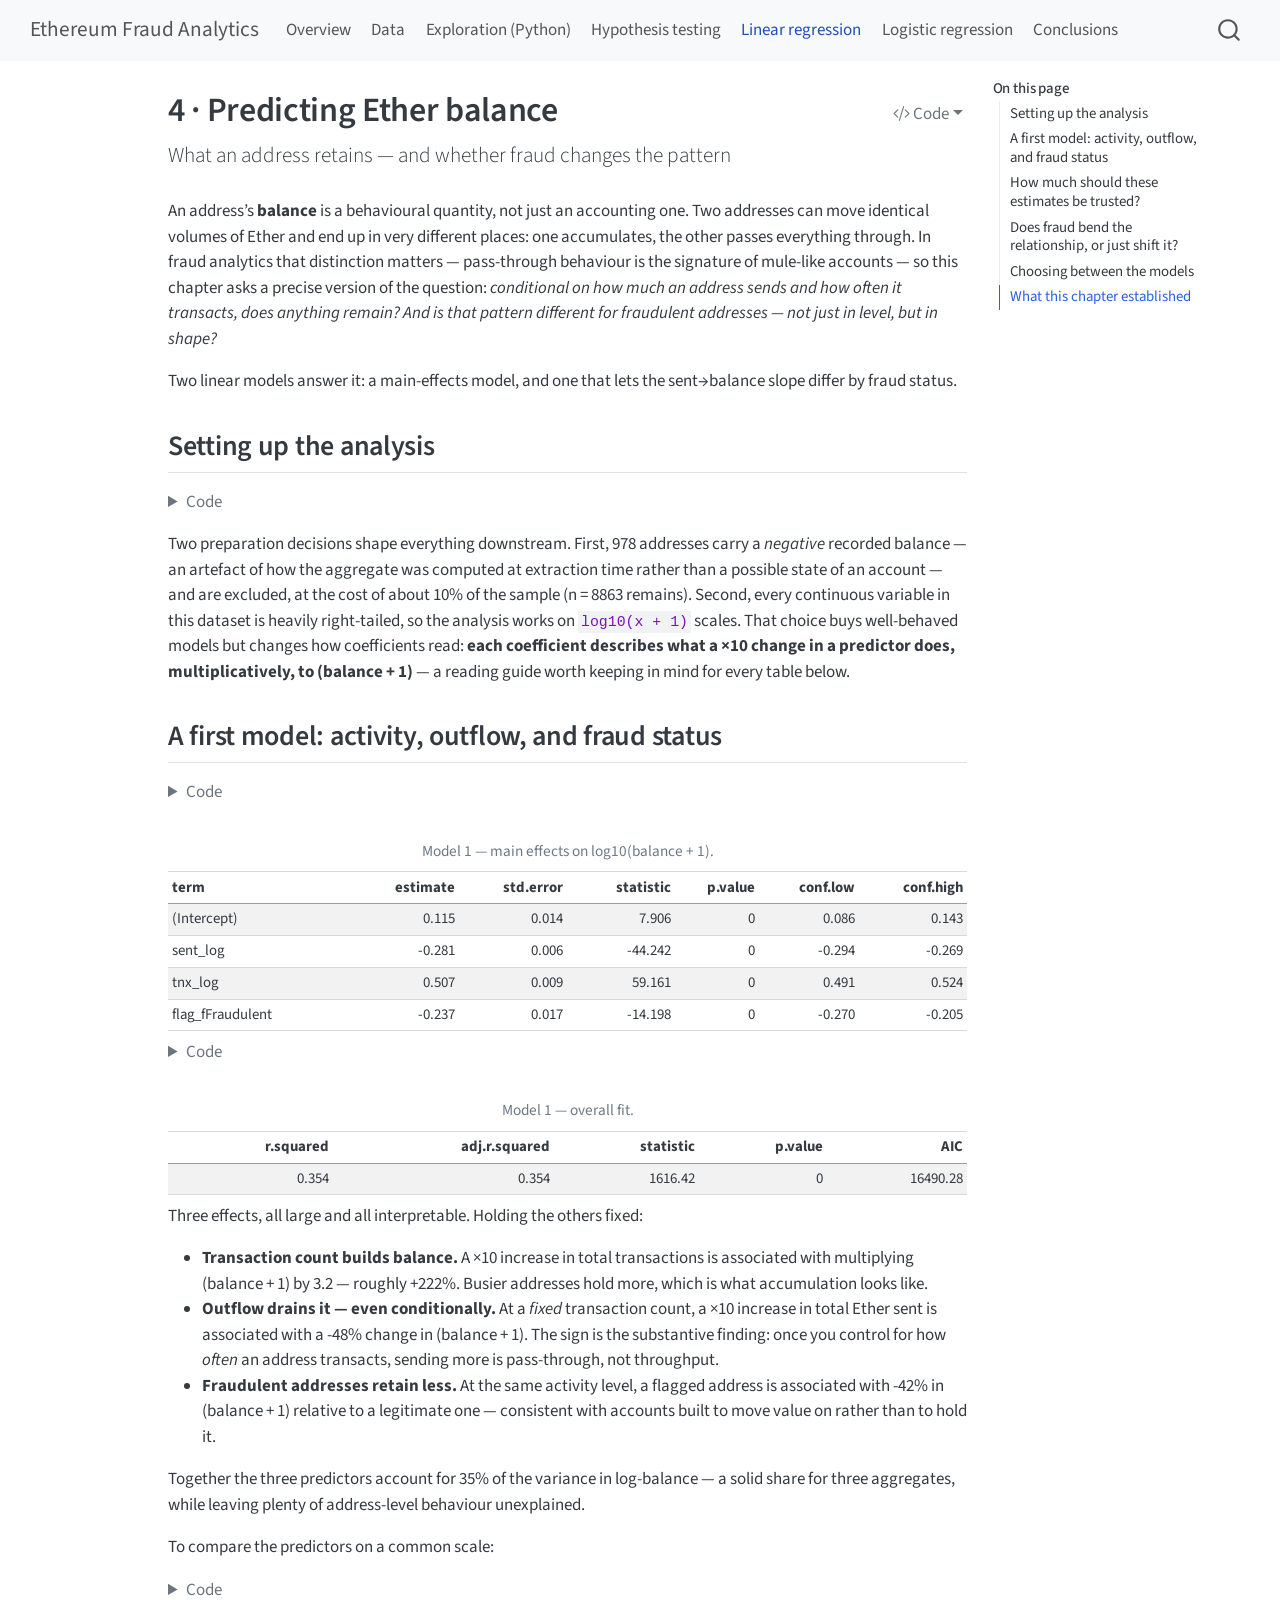
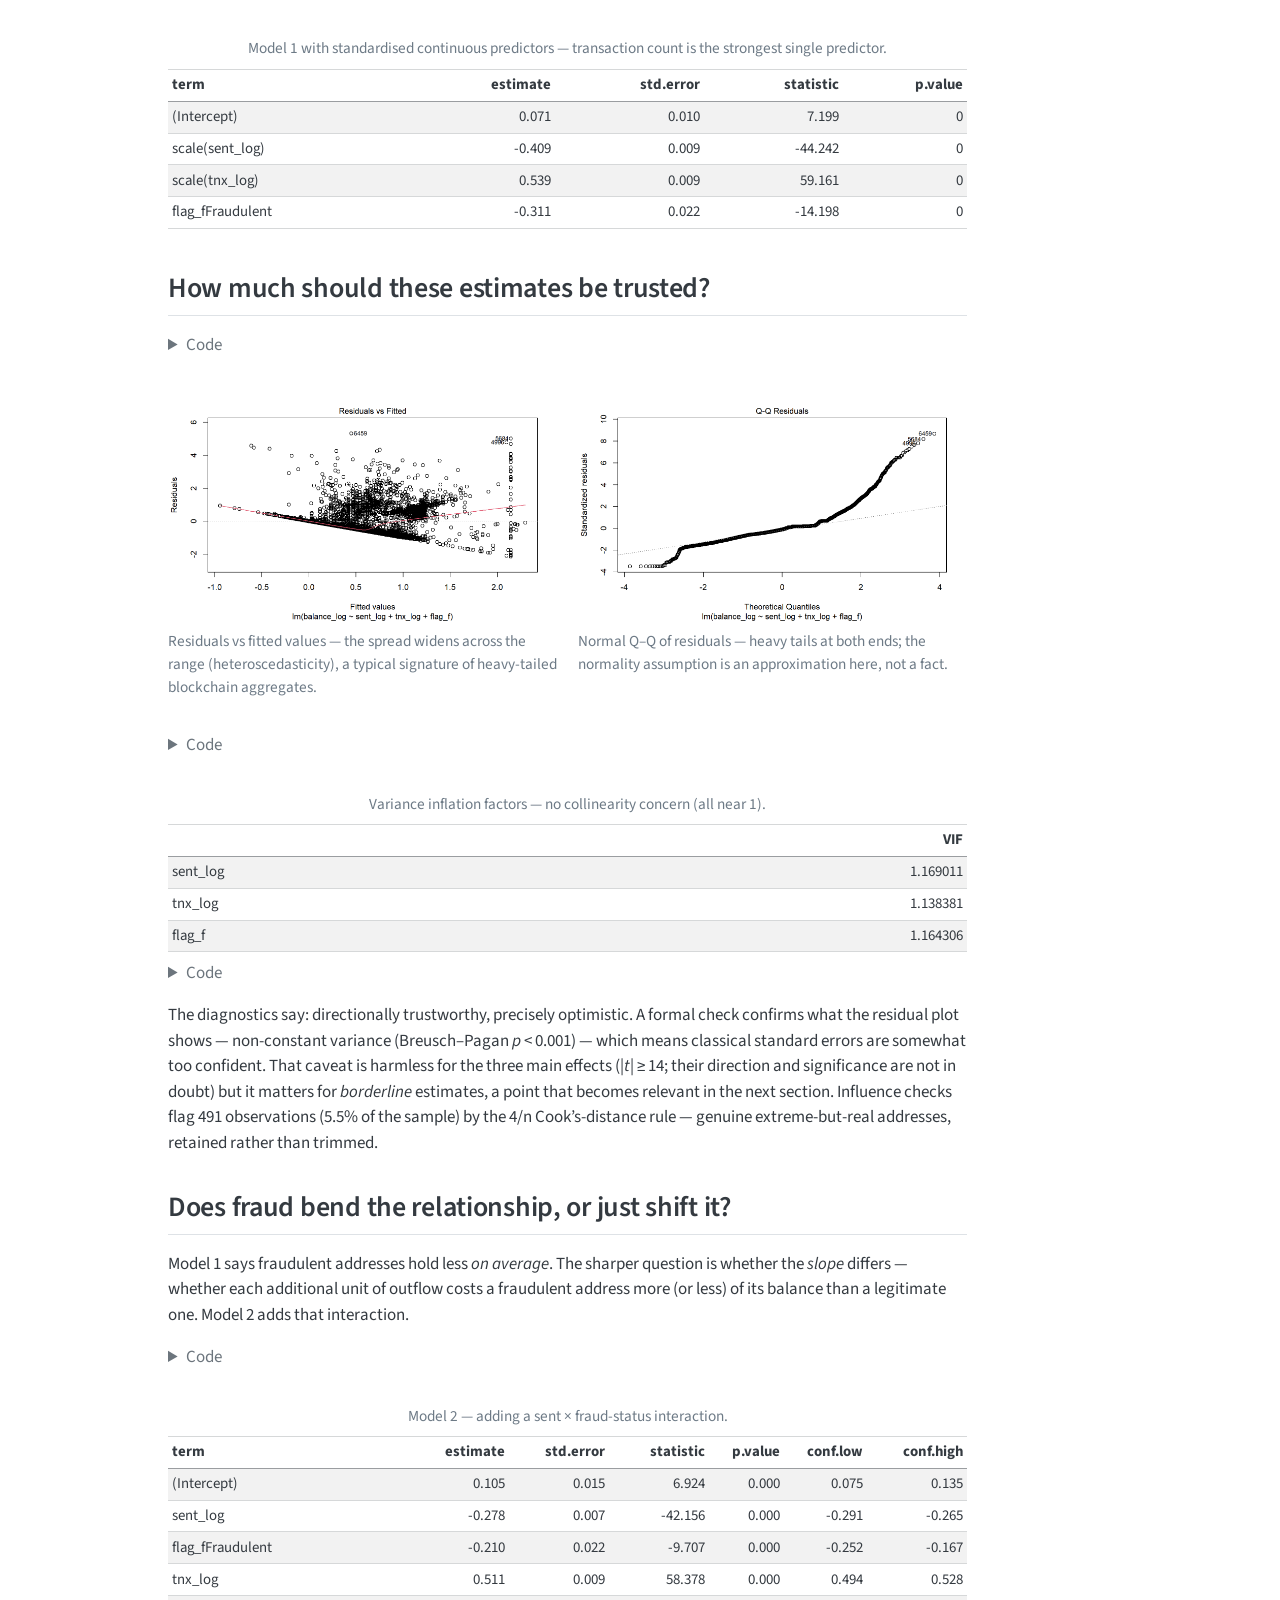
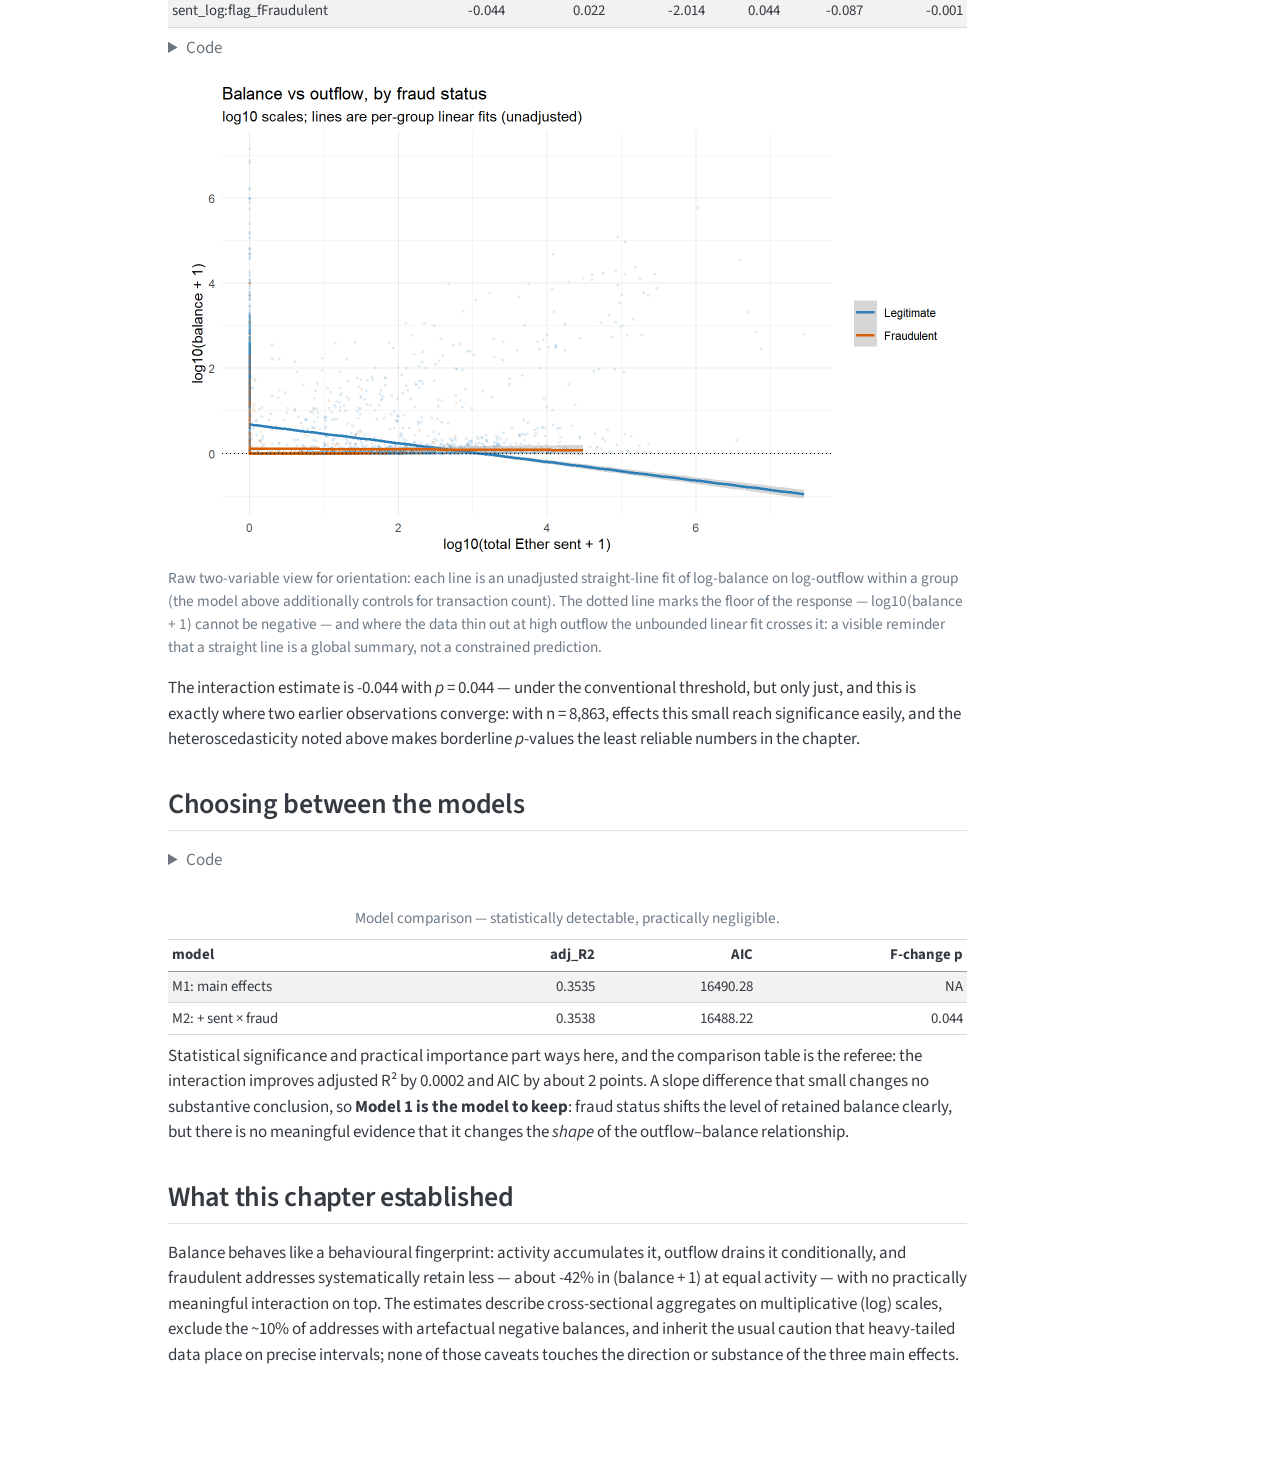
<file: docs/04-balances-mlr.html>
<!DOCTYPE html>
<html xmlns="http://www.w3.org/1999/xhtml" lang="en" xml:lang="en"><head>

<meta charset="utf-8">
<meta name="generator" content="quarto-1.9.38">

<meta name="viewport" content="width=device-width, initial-scale=1.0, user-scalable=yes">


<title>4 · Predicting Ether balance – Ethereum Fraud Analytics</title>
<style>
/* Default styles provided by pandoc.
** See https://pandoc.org/MANUAL.html#variables-for-html for config info.
*/
code{white-space: pre-wrap;}
span.smallcaps{font-variant: small-caps;}
div.columns{display: flex; gap: min(4vw, 1.5em);}
div.column{flex: auto; overflow-x: auto;}
div.hanging-indent{margin-left: 1.5em; text-indent: -1.5em;}
ul.task-list{list-style: none;}
ul.task-list li input[type="checkbox"] {
  width: 0.8em;
  margin: 0 0.8em 0.2em -1em; /* quarto-specific, see https://github.com/quarto-dev/quarto-cli/issues/4556 */ 
  vertical-align: middle;
}
/* CSS for syntax highlighting */
html { -webkit-text-size-adjust: 100%; }
pre > code.sourceCode { white-space: pre; position: relative; }
pre > code.sourceCode > span { display: inline-block; line-height: 1.25; }
pre > code.sourceCode > span:empty { height: 1.2em; }
.sourceCode { overflow: visible; }
code.sourceCode > span { color: inherit; text-decoration: inherit; }
div.sourceCode { margin: 1em 0; }
pre.sourceCode { margin: 0; }
@media screen {
div.sourceCode { overflow: auto; }
}
@media print {
pre > code.sourceCode { white-space: pre-wrap; }
pre > code.sourceCode > span { text-indent: -5em; padding-left: 5em; }
}
pre.numberSource code
  { counter-reset: source-line 0; }
pre.numberSource code > span
  { position: relative; left: -4em; counter-increment: source-line; }
pre.numberSource code > span > a:first-child::before
  { content: counter(source-line);
    position: relative; left: -1em; text-align: right; vertical-align: baseline;
    border: none; display: inline-block;
    -webkit-touch-callout: none; -webkit-user-select: none;
    -khtml-user-select: none; -moz-user-select: none;
    -ms-user-select: none; user-select: none;
    padding: 0 4px; width: 4em;
  }
pre.numberSource { margin-left: 3em;  padding-left: 4px; }
div.sourceCode
  {   }
@media screen {
pre > code.sourceCode > span > a:first-child::before { text-decoration: underline; }
}
</style>


<script src="site_libs/quarto-nav/quarto-nav.js"></script>
<script src="site_libs/quarto-nav/headroom.min.js"></script>
<script src="site_libs/clipboard/clipboard.min.js"></script>
<script src="site_libs/quarto-search/autocomplete.umd.js"></script>
<script src="site_libs/quarto-search/fuse.min.js"></script>
<script src="site_libs/quarto-search/quarto-search.js"></script>
<meta name="quarto:offset" content="./">
<script src="site_libs/quarto-html/quarto.js" type="module"></script>
<script src="site_libs/quarto-html/tabsets/tabsets.js" type="module"></script>
<script src="site_libs/quarto-html/popper.min.js"></script>
<script src="site_libs/quarto-html/tippy.umd.min.js"></script>
<script src="site_libs/quarto-html/anchor.min.js"></script>
<link href="site_libs/quarto-html/tippy.css" rel="stylesheet">
<link href="site_libs/quarto-html/quarto-syntax-highlighting-15634bcf2e68342d4ad2dfa704d543f6.css" rel="stylesheet" id="quarto-text-highlighting-styles">
<script src="site_libs/bootstrap/bootstrap.min.js"></script>
<link href="site_libs/bootstrap/bootstrap-icons.css" rel="stylesheet">
<link href="site_libs/bootstrap/bootstrap-a0f9fd0d421825b736dc1bbcbcba2219.min.css" rel="stylesheet" append-hash="true" id="quarto-bootstrap" data-mode="light">
<script id="quarto-search-options" type="application/json">{
  "location": "navbar",
  "copy-button": false,
  "collapse-after": 3,
  "panel-placement": "end",
  "type": "overlay",
  "limit": 50,
  "keyboard-shortcut": [
    "f",
    "/",
    "s"
  ],
  "show-item-context": false,
  "language": {
    "search-no-results-text": "No results",
    "search-matching-documents-text": "matching documents",
    "search-copy-link-title": "Copy link to search",
    "search-hide-matches-text": "Hide additional matches",
    "search-more-match-text": "more match in this document",
    "search-more-matches-text": "more matches in this document",
    "search-clear-button-title": "Clear",
    "search-text-placeholder": "",
    "search-detached-cancel-button-title": "Cancel",
    "search-submit-button-title": "Submit",
    "search-label": "Search"
  }
}</script>


<link rel="stylesheet" href="styles.css">
</head>

<body class="nav-fixed quarto-light">

<div id="quarto-search-results"></div>
  <header id="quarto-header" class="headroom fixed-top">
    <nav class="navbar navbar-expand-lg " data-bs-theme="dark">
      <div class="navbar-container container-fluid">
      <div class="navbar-brand-container mx-auto">
    <a class="navbar-brand" href="./index.html">
    <span class="navbar-title">Ethereum Fraud Analytics</span>
    </a>
  </div>
            <div id="quarto-search" class="" title="Search"></div>
          <button class="navbar-toggler" type="button" data-bs-toggle="collapse" data-bs-target="#navbarCollapse" aria-controls="navbarCollapse" role="menu" aria-expanded="false" aria-label="Toggle navigation" onclick="if (window.quartoToggleHeadroom) { window.quartoToggleHeadroom(); }">
  <span class="navbar-toggler-icon"></span>
</button>
          <div class="collapse navbar-collapse" id="navbarCollapse">
            <ul class="navbar-nav navbar-nav-scroll me-auto">
  <li class="nav-item">
    <a class="nav-link" href="./index.html"> 
<span class="menu-text">Overview</span></a>
  </li>  
  <li class="nav-item">
    <a class="nav-link" href="./01-data.html"> 
<span class="menu-text">Data</span></a>
  </li>  
  <li class="nav-item">
    <a class="nav-link" href="./02-exploration.html"> 
<span class="menu-text">Exploration (Python)</span></a>
  </li>  
  <li class="nav-item">
    <a class="nav-link" href="./03-inference.html"> 
<span class="menu-text">Hypothesis testing</span></a>
  </li>  
  <li class="nav-item">
    <a class="nav-link active" href="./04-balances-mlr.html" aria-current="page"> 
<span class="menu-text">Linear regression</span></a>
  </li>  
  <li class="nav-item">
    <a class="nav-link" href="./05-fraud-logr.html"> 
<span class="menu-text">Logistic regression</span></a>
  </li>  
  <li class="nav-item">
    <a class="nav-link" href="./06-conclusions.html"> 
<span class="menu-text">Conclusions</span></a>
  </li>  
</ul>
          </div> <!-- /navcollapse -->
            <div class="quarto-navbar-tools">
</div>
      </div> <!-- /container-fluid -->
    </nav>
</header>
<!-- content -->
<div id="quarto-content" class="quarto-container page-columns page-rows-contents page-layout-article page-navbar">
<!-- sidebar -->
<!-- margin-sidebar -->
    <div id="quarto-margin-sidebar" class="sidebar margin-sidebar">
        <nav id="TOC" role="doc-toc" class="toc-active">
    <h2 id="toc-title">On this page</h2>
   
  <ul>
  <li><a href="#setting-up-the-analysis" id="toc-setting-up-the-analysis" class="nav-link active" data-scroll-target="#setting-up-the-analysis">Setting up the analysis</a></li>
  <li><a href="#a-first-model-activity-outflow-and-fraud-status" id="toc-a-first-model-activity-outflow-and-fraud-status" class="nav-link" data-scroll-target="#a-first-model-activity-outflow-and-fraud-status">A first model: activity, outflow, and fraud status</a></li>
  <li><a href="#how-much-should-these-estimates-be-trusted" id="toc-how-much-should-these-estimates-be-trusted" class="nav-link" data-scroll-target="#how-much-should-these-estimates-be-trusted">How much should these estimates be trusted?</a></li>
  <li><a href="#does-fraud-bend-the-relationship-or-just-shift-it" id="toc-does-fraud-bend-the-relationship-or-just-shift-it" class="nav-link" data-scroll-target="#does-fraud-bend-the-relationship-or-just-shift-it">Does fraud bend the relationship, or just shift it?</a></li>
  <li><a href="#choosing-between-the-models" id="toc-choosing-between-the-models" class="nav-link" data-scroll-target="#choosing-between-the-models">Choosing between the models</a></li>
  <li><a href="#what-this-chapter-established" id="toc-what-this-chapter-established" class="nav-link" data-scroll-target="#what-this-chapter-established">What this chapter established</a></li>
  </ul>
</nav>
    </div>
<!-- main -->
<main class="content" id="quarto-document-content">

<header id="title-block-header" class="quarto-title-block default">
<div class="quarto-title">
<div class="quarto-title-block"><div><h1 class="title">4 · Predicting Ether balance</h1><button type="button" class="btn code-tools-button dropdown-toggle" id="quarto-code-tools-menu" data-bs-toggle="dropdown" aria-expanded="false"><i class="bi"></i> Code</button><ul class="dropdown-menu dropdown-menu-end" aria-labelelledby="quarto-code-tools-menu"><li><a id="quarto-show-all-code" class="dropdown-item" href="javascript:void(0)" role="button">Show All Code</a></li><li><a id="quarto-hide-all-code" class="dropdown-item" href="javascript:void(0)" role="button">Hide All Code</a></li><li><hr class="dropdown-divider"></li><li><a id="quarto-view-source" class="dropdown-item" href="javascript:void(0)" role="button">View Source</a></li></ul></div></div>
<p class="subtitle lead">What an address retains — and whether fraud changes the pattern</p>
</div>



<div class="quarto-title-meta">

    
  
    
  </div>
  


</header>


<p>An address’s <strong>balance</strong> is a behavioural quantity, not just an accounting one. Two addresses can move identical volumes of Ether and end up in very different places: one accumulates, the other passes everything through. In fraud analytics that distinction matters — pass-through behaviour is the signature of mule-like accounts — so this chapter asks a precise version of the question: <em>conditional on how much an address sends and how often it transacts, does anything remain? And is that pattern different for fraudulent addresses — not just in level, but in shape?</em></p>
<p>Two linear models answer it: a main-effects model, and one that lets the sent→balance slope differ by fraud status.</p>
<section id="setting-up-the-analysis" class="level2">
<h2 class="anchored" data-anchor-id="setting-up-the-analysis">Setting up the analysis</h2>
<div class="cell">
<details class="code-fold">
<summary>Code</summary>
<div class="code-copy-outer-scaffold"><div class="sourceCode cell-code" id="cb1"><pre class="sourceCode r code-with-copy"><code class="sourceCode r"><span id="cb1-1"><a href="#cb1-1" aria-hidden="true" tabindex="-1"></a><span class="fu">library</span>(dplyr)</span>
<span id="cb1-2"><a href="#cb1-2" aria-hidden="true" tabindex="-1"></a><span class="fu">library</span>(ggplot2)</span>
<span id="cb1-3"><a href="#cb1-3" aria-hidden="true" tabindex="-1"></a><span class="fu">library</span>(broom)</span>
<span id="cb1-4"><a href="#cb1-4" aria-hidden="true" tabindex="-1"></a><span class="fu">library</span>(car)</span>
<span id="cb1-5"><a href="#cb1-5" aria-hidden="true" tabindex="-1"></a></span>
<span id="cb1-6"><a href="#cb1-6" aria-hidden="true" tabindex="-1"></a>trxs <span class="ot">&lt;-</span> <span class="fu">readRDS</span>(<span class="st">"data/eth_clean.rds"</span>)</span>
<span id="cb1-7"><a href="#cb1-7" aria-hidden="true" tabindex="-1"></a></span>
<span id="cb1-8"><a href="#cb1-8" aria-hidden="true" tabindex="-1"></a>mlr <span class="ot">&lt;-</span> trxs <span class="sc">%&gt;%</span></span>
<span id="cb1-9"><a href="#cb1-9" aria-hidden="true" tabindex="-1"></a>  <span class="fu">filter</span>(<span class="fu">is.finite</span>(total_ether_balance), total_ether_balance <span class="sc">&gt;=</span> <span class="dv">0</span>) <span class="sc">%&gt;%</span></span>
<span id="cb1-10"><a href="#cb1-10" aria-hidden="true" tabindex="-1"></a>  <span class="fu">mutate</span>(</span>
<span id="cb1-11"><a href="#cb1-11" aria-hidden="true" tabindex="-1"></a>    <span class="at">balance_log =</span> <span class="fu">log10</span>(total_ether_balance <span class="sc">+</span> <span class="dv">1</span>),</span>
<span id="cb1-12"><a href="#cb1-12" aria-hidden="true" tabindex="-1"></a>    <span class="at">sent_log    =</span> <span class="fu">log10</span>(total_ether_sent <span class="sc">+</span> <span class="dv">1</span>),</span>
<span id="cb1-13"><a href="#cb1-13" aria-hidden="true" tabindex="-1"></a>    <span class="at">tnx_log     =</span> <span class="fu">log10</span>(total_transactions <span class="sc">+</span> <span class="dv">1</span>)</span>
<span id="cb1-14"><a href="#cb1-14" aria-hidden="true" tabindex="-1"></a>  )</span></code></pre></div><button title="Copy to Clipboard" class="code-copy-button"><i class="bi"></i></button></div>
</details>
</div>
<p>Two preparation decisions shape everything downstream. First, 978 addresses carry a <em>negative</em> recorded balance — an artefact of how the aggregate was computed at extraction time rather than a possible state of an account — and are excluded, at the cost of about 10% of the sample (n = 8863 remains). Second, every continuous variable in this dataset is heavily right-tailed, so the analysis works on <code>log10(x + 1)</code> scales. That choice buys well-behaved models but changes how coefficients read: <strong>each coefficient describes what a ×10 change in a predictor does, multiplicatively, to (balance + 1)</strong> — a reading guide worth keeping in mind for every table below.</p>
</section>
<section id="a-first-model-activity-outflow-and-fraud-status" class="level2">
<h2 class="anchored" data-anchor-id="a-first-model-activity-outflow-and-fraud-status">A first model: activity, outflow, and fraud status</h2>
<div class="cell">
<details class="code-fold">
<summary>Code</summary>
<div class="code-copy-outer-scaffold"><div class="sourceCode cell-code" id="cb2"><pre class="sourceCode r code-with-copy"><code class="sourceCode r"><span id="cb2-1"><a href="#cb2-1" aria-hidden="true" tabindex="-1"></a>m1 <span class="ot">&lt;-</span> <span class="fu">lm</span>(balance_log <span class="sc">~</span> sent_log <span class="sc">+</span> tnx_log <span class="sc">+</span> flag_f, <span class="at">data =</span> mlr)</span>
<span id="cb2-2"><a href="#cb2-2" aria-hidden="true" tabindex="-1"></a></span>
<span id="cb2-3"><a href="#cb2-3" aria-hidden="true" tabindex="-1"></a><span class="fu">tidy</span>(m1, <span class="at">conf.int =</span> <span class="cn">TRUE</span>) <span class="sc">%&gt;%</span></span>
<span id="cb2-4"><a href="#cb2-4" aria-hidden="true" tabindex="-1"></a>  knitr<span class="sc">::</span><span class="fu">kable</span>(<span class="at">digits =</span> <span class="dv">3</span>,</span>
<span id="cb2-5"><a href="#cb2-5" aria-hidden="true" tabindex="-1"></a>               <span class="at">caption =</span> <span class="st">"Model 1 — main effects on log10(balance + 1)."</span>)</span></code></pre></div><button title="Copy to Clipboard" class="code-copy-button"><i class="bi"></i></button></div>
</details>
<div class="cell-output-display">
<table class="caption-top table table-sm table-striped small">
<caption>Model 1 — main effects on log10(balance + 1).</caption>
<colgroup>
<col style="width: 23%">
<col style="width: 12%">
<col style="width: 13%">
<col style="width: 13%">
<col style="width: 10%">
<col style="width: 12%">
<col style="width: 13%">
</colgroup>
<thead>
<tr class="header">
<th style="text-align: left;">term</th>
<th style="text-align: right;">estimate</th>
<th style="text-align: right;">std.error</th>
<th style="text-align: right;">statistic</th>
<th style="text-align: right;">p.value</th>
<th style="text-align: right;">conf.low</th>
<th style="text-align: right;">conf.high</th>
</tr>
</thead>
<tbody>
<tr class="odd">
<td style="text-align: left;">(Intercept)</td>
<td style="text-align: right;">0.115</td>
<td style="text-align: right;">0.014</td>
<td style="text-align: right;">7.906</td>
<td style="text-align: right;">0</td>
<td style="text-align: right;">0.086</td>
<td style="text-align: right;">0.143</td>
</tr>
<tr class="even">
<td style="text-align: left;">sent_log</td>
<td style="text-align: right;">-0.281</td>
<td style="text-align: right;">0.006</td>
<td style="text-align: right;">-44.242</td>
<td style="text-align: right;">0</td>
<td style="text-align: right;">-0.294</td>
<td style="text-align: right;">-0.269</td>
</tr>
<tr class="odd">
<td style="text-align: left;">tnx_log</td>
<td style="text-align: right;">0.507</td>
<td style="text-align: right;">0.009</td>
<td style="text-align: right;">59.161</td>
<td style="text-align: right;">0</td>
<td style="text-align: right;">0.491</td>
<td style="text-align: right;">0.524</td>
</tr>
<tr class="even">
<td style="text-align: left;">flag_fFraudulent</td>
<td style="text-align: right;">-0.237</td>
<td style="text-align: right;">0.017</td>
<td style="text-align: right;">-14.198</td>
<td style="text-align: right;">0</td>
<td style="text-align: right;">-0.270</td>
<td style="text-align: right;">-0.205</td>
</tr>
</tbody>
</table>
</div>
<details class="code-fold">
<summary>Code</summary>
<div class="code-copy-outer-scaffold"><div class="sourceCode cell-code" id="cb3"><pre class="sourceCode r code-with-copy"><code class="sourceCode r"><span id="cb3-1"><a href="#cb3-1" aria-hidden="true" tabindex="-1"></a><span class="fu">glance</span>(m1) <span class="sc">%&gt;%</span></span>
<span id="cb3-2"><a href="#cb3-2" aria-hidden="true" tabindex="-1"></a>  <span class="fu">select</span>(r.squared, adj.r.squared, statistic, p.value, AIC) <span class="sc">%&gt;%</span></span>
<span id="cb3-3"><a href="#cb3-3" aria-hidden="true" tabindex="-1"></a>  knitr<span class="sc">::</span><span class="fu">kable</span>(<span class="at">digits =</span> <span class="dv">3</span>, <span class="at">caption =</span> <span class="st">"Model 1 — overall fit."</span>)</span></code></pre></div><button title="Copy to Clipboard" class="code-copy-button"><i class="bi"></i></button></div>
</details>
<div class="cell-output-display">
<table class="caption-top table table-sm table-striped small">
<caption>Model 1 — overall fit.</caption>
<thead>
<tr class="header">
<th style="text-align: right;">r.squared</th>
<th style="text-align: right;">adj.r.squared</th>
<th style="text-align: right;">statistic</th>
<th style="text-align: right;">p.value</th>
<th style="text-align: right;">AIC</th>
</tr>
</thead>
<tbody>
<tr class="odd">
<td style="text-align: right;">0.354</td>
<td style="text-align: right;">0.354</td>
<td style="text-align: right;">1616.42</td>
<td style="text-align: right;">0</td>
<td style="text-align: right;">16490.28</td>
</tr>
</tbody>
</table>
</div>
</div>
<p>Three effects, all large and all interpretable. Holding the others fixed:</p>
<ul>
<li><strong>Transaction count builds balance.</strong> A ×10 increase in total transactions is associated with multiplying (balance + 1) by 3.2 — roughly +222%. Busier addresses hold more, which is what accumulation looks like.</li>
<li><strong>Outflow drains it — even conditionally.</strong> At a <em>fixed</em> transaction count, a ×10 increase in total Ether sent is associated with a -48% change in (balance + 1). The sign is the substantive finding: once you control for how <em>often</em> an address transacts, sending more is pass-through, not throughput.</li>
<li><strong>Fraudulent addresses retain less.</strong> At the same activity level, a flagged address is associated with -42% in (balance + 1) relative to a legitimate one — consistent with accounts built to move value on rather than to hold it.</li>
</ul>
<p>Together the three predictors account for 35% of the variance in log-balance — a solid share for three aggregates, while leaving plenty of address-level behaviour unexplained.</p>
<p>To compare the predictors on a common scale:</p>
<div class="cell">
<details class="code-fold">
<summary>Code</summary>
<div class="code-copy-outer-scaffold"><div class="sourceCode cell-code" id="cb4"><pre class="sourceCode r code-with-copy"><code class="sourceCode r"><span id="cb4-1"><a href="#cb4-1" aria-hidden="true" tabindex="-1"></a>m1_std <span class="ot">&lt;-</span> <span class="fu">lm</span>(<span class="fu">scale</span>(balance_log) <span class="sc">~</span> <span class="fu">scale</span>(sent_log) <span class="sc">+</span> <span class="fu">scale</span>(tnx_log) <span class="sc">+</span> flag_f,</span>
<span id="cb4-2"><a href="#cb4-2" aria-hidden="true" tabindex="-1"></a>             <span class="at">data =</span> mlr)</span>
<span id="cb4-3"><a href="#cb4-3" aria-hidden="true" tabindex="-1"></a><span class="fu">tidy</span>(m1_std) <span class="sc">%&gt;%</span></span>
<span id="cb4-4"><a href="#cb4-4" aria-hidden="true" tabindex="-1"></a>  knitr<span class="sc">::</span><span class="fu">kable</span>(<span class="at">digits =</span> <span class="dv">3</span>,</span>
<span id="cb4-5"><a href="#cb4-5" aria-hidden="true" tabindex="-1"></a>               <span class="at">caption =</span> <span class="st">"Model 1 with standardised continuous predictors — transaction count is the strongest single predictor."</span>)</span></code></pre></div><button title="Copy to Clipboard" class="code-copy-button"><i class="bi"></i></button></div>
</details>
<div class="cell-output-display">
<table class="caption-top table table-sm table-striped small">
<caption>Model 1 with standardised continuous predictors — transaction count is the strongest single predictor.</caption>
<thead>
<tr class="header">
<th style="text-align: left;">term</th>
<th style="text-align: right;">estimate</th>
<th style="text-align: right;">std.error</th>
<th style="text-align: right;">statistic</th>
<th style="text-align: right;">p.value</th>
</tr>
</thead>
<tbody>
<tr class="odd">
<td style="text-align: left;">(Intercept)</td>
<td style="text-align: right;">0.071</td>
<td style="text-align: right;">0.010</td>
<td style="text-align: right;">7.199</td>
<td style="text-align: right;">0</td>
</tr>
<tr class="even">
<td style="text-align: left;">scale(sent_log)</td>
<td style="text-align: right;">-0.409</td>
<td style="text-align: right;">0.009</td>
<td style="text-align: right;">-44.242</td>
<td style="text-align: right;">0</td>
</tr>
<tr class="odd">
<td style="text-align: left;">scale(tnx_log)</td>
<td style="text-align: right;">0.539</td>
<td style="text-align: right;">0.009</td>
<td style="text-align: right;">59.161</td>
<td style="text-align: right;">0</td>
</tr>
<tr class="even">
<td style="text-align: left;">flag_fFraudulent</td>
<td style="text-align: right;">-0.311</td>
<td style="text-align: right;">0.022</td>
<td style="text-align: right;">-14.198</td>
<td style="text-align: right;">0</td>
</tr>
</tbody>
</table>
</div>
</div>
</section>
<section id="how-much-should-these-estimates-be-trusted" class="level2">
<h2 class="anchored" data-anchor-id="how-much-should-these-estimates-be-trusted">How much should these estimates be trusted?</h2>
<details class="code-fold">
<summary>Code</summary>
<div class="code-copy-outer-scaffold"><div class="sourceCode cell-code" id="cb5"><pre class="sourceCode r code-with-copy"><code class="sourceCode r"><span id="cb5-1"><a href="#cb5-1" aria-hidden="true" tabindex="-1"></a><span class="fu">plot</span>(m1, <span class="at">which =</span> <span class="dv">1</span>)</span>
<span id="cb5-2"><a href="#cb5-2" aria-hidden="true" tabindex="-1"></a><span class="fu">plot</span>(m1, <span class="at">which =</span> <span class="dv">2</span>)</span></code></pre></div><button title="Copy to Clipboard" class="code-copy-button"><i class="bi"></i></button></div>
</details>
<div class="cell quarto-layout-panel" data-layout-ncol="2">
<div class="quarto-layout-row">
<div class="quarto-layout-cell" style="flex-basis: 50.0%;justify-content: flex-start;">
<div class="quarto-figure quarto-figure-center">
<figure class="figure">
<p><img src="04-balances-mlr_files/figure-html/m1-diag-1.png" class="img-fluid figure-img" width="768"></p>
<figcaption>Residuals vs fitted values — the spread widens across the range (heteroscedasticity), a typical signature of heavy-tailed blockchain aggregates.</figcaption>
</figure>
</div>
</div>
<div class="quarto-layout-cell" style="flex-basis: 50.0%;justify-content: flex-start;">
<div class="quarto-figure quarto-figure-center">
<figure class="figure">
<p><img src="04-balances-mlr_files/figure-html/m1-diag-2.png" class="img-fluid figure-img" width="768"></p>
<figcaption>Normal Q–Q of residuals — heavy tails at both ends; the normality assumption is an approximation here, not a fact.</figcaption>
</figure>
</div>
</div>
</div>
</div>
<div class="cell">
<details class="code-fold">
<summary>Code</summary>
<div class="code-copy-outer-scaffold"><div class="sourceCode cell-code" id="cb6"><pre class="sourceCode r code-with-copy"><code class="sourceCode r"><span id="cb6-1"><a href="#cb6-1" aria-hidden="true" tabindex="-1"></a><span class="fu">vif</span>(m1) <span class="sc">%&gt;%</span> knitr<span class="sc">::</span><span class="fu">kable</span>(<span class="at">col.names =</span> <span class="st">"VIF"</span>,</span>
<span id="cb6-2"><a href="#cb6-2" aria-hidden="true" tabindex="-1"></a>                         <span class="at">caption =</span> <span class="st">"Variance inflation factors — no collinearity concern (all near 1)."</span>)</span></code></pre></div><button title="Copy to Clipboard" class="code-copy-button"><i class="bi"></i></button></div>
</details>
<div class="cell-output-display">
<table class="caption-top table table-sm table-striped small">
<caption>Variance inflation factors — no collinearity concern (all near 1).</caption>
<thead>
<tr class="header">
<th style="text-align: left;"></th>
<th style="text-align: right;">VIF</th>
</tr>
</thead>
<tbody>
<tr class="odd">
<td style="text-align: left;">sent_log</td>
<td style="text-align: right;">1.169011</td>
</tr>
<tr class="even">
<td style="text-align: left;">tnx_log</td>
<td style="text-align: right;">1.138381</td>
</tr>
<tr class="odd">
<td style="text-align: left;">flag_f</td>
<td style="text-align: right;">1.164306</td>
</tr>
</tbody>
</table>
</div>
<details class="code-fold">
<summary>Code</summary>
<div class="code-copy-outer-scaffold"><div class="sourceCode cell-code" id="cb7"><pre class="sourceCode r code-with-copy"><code class="sourceCode r"><span id="cb7-1"><a href="#cb7-1" aria-hidden="true" tabindex="-1"></a>ncv_p <span class="ot">&lt;-</span> <span class="fu">ncvTest</span>(m1)<span class="sc">$</span>p</span>
<span id="cb7-2"><a href="#cb7-2" aria-hidden="true" tabindex="-1"></a>cooks_flagged <span class="ot">&lt;-</span> <span class="fu">sum</span>(<span class="fu">cooks.distance</span>(m1) <span class="sc">&gt;</span> <span class="dv">4</span> <span class="sc">/</span> <span class="fu">nrow</span>(mlr))</span></code></pre></div><button title="Copy to Clipboard" class="code-copy-button"><i class="bi"></i></button></div>
</details>
</div>
<p>The diagnostics say: directionally trustworthy, precisely optimistic. A formal check confirms what the residual plot shows — non-constant variance (Breusch–Pagan <em>p</em> &lt; 0.001) — which means classical standard errors are somewhat too confident. That caveat is harmless for the three main effects (|<em>t</em>| ≥ 14; their direction and significance are not in doubt) but it matters for <em>borderline</em> estimates, a point that becomes relevant in the next section. Influence checks flag 491 observations (5.5% of the sample) by the 4/n Cook’s-distance rule — genuine extreme-but-real addresses, retained rather than trimmed.</p>
</section>
<section id="does-fraud-bend-the-relationship-or-just-shift-it" class="level2">
<h2 class="anchored" data-anchor-id="does-fraud-bend-the-relationship-or-just-shift-it">Does fraud bend the relationship, or just shift it?</h2>
<p>Model 1 says fraudulent addresses hold less <em>on average</em>. The sharper question is whether the <em>slope</em> differs — whether each additional unit of outflow costs a fraudulent address more (or less) of its balance than a legitimate one. Model 2 adds that interaction.</p>
<div class="cell">
<details class="code-fold">
<summary>Code</summary>
<div class="code-copy-outer-scaffold"><div class="sourceCode cell-code" id="cb8"><pre class="sourceCode r code-with-copy"><code class="sourceCode r"><span id="cb8-1"><a href="#cb8-1" aria-hidden="true" tabindex="-1"></a>m2 <span class="ot">&lt;-</span> <span class="fu">lm</span>(balance_log <span class="sc">~</span> sent_log <span class="sc">*</span> flag_f <span class="sc">+</span> tnx_log, <span class="at">data =</span> mlr)</span>
<span id="cb8-2"><a href="#cb8-2" aria-hidden="true" tabindex="-1"></a><span class="fu">tidy</span>(m2, <span class="at">conf.int =</span> <span class="cn">TRUE</span>) <span class="sc">%&gt;%</span></span>
<span id="cb8-3"><a href="#cb8-3" aria-hidden="true" tabindex="-1"></a>  knitr<span class="sc">::</span><span class="fu">kable</span>(<span class="at">digits =</span> <span class="dv">3</span>,</span>
<span id="cb8-4"><a href="#cb8-4" aria-hidden="true" tabindex="-1"></a>               <span class="at">caption =</span> <span class="st">"Model 2 — adding a sent × fraud-status interaction."</span>)</span></code></pre></div><button title="Copy to Clipboard" class="code-copy-button"><i class="bi"></i></button></div>
</details>
<div class="cell-output-display">
<table class="caption-top table table-sm table-striped small">
<caption>Model 2 — adding a sent × fraud-status interaction.</caption>
<colgroup>
<col style="width: 31%">
<col style="width: 10%">
<col style="width: 12%">
<col style="width: 12%">
<col style="width: 9%">
<col style="width: 10%">
<col style="width: 12%">
</colgroup>
<thead>
<tr class="header">
<th style="text-align: left;">term</th>
<th style="text-align: right;">estimate</th>
<th style="text-align: right;">std.error</th>
<th style="text-align: right;">statistic</th>
<th style="text-align: right;">p.value</th>
<th style="text-align: right;">conf.low</th>
<th style="text-align: right;">conf.high</th>
</tr>
</thead>
<tbody>
<tr class="odd">
<td style="text-align: left;">(Intercept)</td>
<td style="text-align: right;">0.105</td>
<td style="text-align: right;">0.015</td>
<td style="text-align: right;">6.924</td>
<td style="text-align: right;">0.000</td>
<td style="text-align: right;">0.075</td>
<td style="text-align: right;">0.135</td>
</tr>
<tr class="even">
<td style="text-align: left;">sent_log</td>
<td style="text-align: right;">-0.278</td>
<td style="text-align: right;">0.007</td>
<td style="text-align: right;">-42.156</td>
<td style="text-align: right;">0.000</td>
<td style="text-align: right;">-0.291</td>
<td style="text-align: right;">-0.265</td>
</tr>
<tr class="odd">
<td style="text-align: left;">flag_fFraudulent</td>
<td style="text-align: right;">-0.210</td>
<td style="text-align: right;">0.022</td>
<td style="text-align: right;">-9.707</td>
<td style="text-align: right;">0.000</td>
<td style="text-align: right;">-0.252</td>
<td style="text-align: right;">-0.167</td>
</tr>
<tr class="even">
<td style="text-align: left;">tnx_log</td>
<td style="text-align: right;">0.511</td>
<td style="text-align: right;">0.009</td>
<td style="text-align: right;">58.378</td>
<td style="text-align: right;">0.000</td>
<td style="text-align: right;">0.494</td>
<td style="text-align: right;">0.528</td>
</tr>
<tr class="odd">
<td style="text-align: left;">sent_log:flag_fFraudulent</td>
<td style="text-align: right;">-0.044</td>
<td style="text-align: right;">0.022</td>
<td style="text-align: right;">-2.014</td>
<td style="text-align: right;">0.044</td>
<td style="text-align: right;">-0.087</td>
<td style="text-align: right;">-0.001</td>
</tr>
</tbody>
</table>
</div>
</div>
<div class="cell">
<details class="code-fold">
<summary>Code</summary>
<div class="code-copy-outer-scaffold"><div class="sourceCode cell-code" id="cb9"><pre class="sourceCode r code-with-copy"><code class="sourceCode r"><span id="cb9-1"><a href="#cb9-1" aria-hidden="true" tabindex="-1"></a><span class="fu">ggplot</span>(mlr, <span class="fu">aes</span>(sent_log, balance_log, <span class="at">colour =</span> flag_f)) <span class="sc">+</span></span>
<span id="cb9-2"><a href="#cb9-2" aria-hidden="true" tabindex="-1"></a>  <span class="fu">geom_point</span>(<span class="at">alpha =</span> <span class="fl">0.12</span>, <span class="at">size =</span> <span class="fl">0.6</span>) <span class="sc">+</span></span>
<span id="cb9-3"><a href="#cb9-3" aria-hidden="true" tabindex="-1"></a>  <span class="fu">geom_smooth</span>(<span class="at">method =</span> <span class="st">"lm"</span>, <span class="at">se =</span> <span class="cn">TRUE</span>) <span class="sc">+</span></span>
<span id="cb9-4"><a href="#cb9-4" aria-hidden="true" tabindex="-1"></a>  <span class="fu">geom_hline</span>(<span class="at">yintercept =</span> <span class="dv">0</span>, <span class="at">linetype =</span> <span class="st">"dotted"</span>) <span class="sc">+</span></span>
<span id="cb9-5"><a href="#cb9-5" aria-hidden="true" tabindex="-1"></a>  <span class="fu">scale_colour_manual</span>(<span class="at">values =</span> <span class="fu">c</span>(<span class="at">Legitimate =</span> <span class="st">"#2C7FB8"</span>, <span class="at">Fraudulent =</span> <span class="st">"#D95F02"</span>)) <span class="sc">+</span></span>
<span id="cb9-6"><a href="#cb9-6" aria-hidden="true" tabindex="-1"></a>  <span class="fu">labs</span>(<span class="at">title =</span> <span class="st">"Balance vs outflow, by fraud status"</span>,</span>
<span id="cb9-7"><a href="#cb9-7" aria-hidden="true" tabindex="-1"></a>       <span class="at">subtitle =</span> <span class="st">"log10 scales; lines are per-group linear fits (unadjusted)"</span>,</span>
<span id="cb9-8"><a href="#cb9-8" aria-hidden="true" tabindex="-1"></a>       <span class="at">x =</span> <span class="st">"log10(total Ether sent + 1)"</span>, <span class="at">y =</span> <span class="st">"log10(balance + 1)"</span>,</span>
<span id="cb9-9"><a href="#cb9-9" aria-hidden="true" tabindex="-1"></a>       <span class="at">colour =</span> <span class="cn">NULL</span>) <span class="sc">+</span></span>
<span id="cb9-10"><a href="#cb9-10" aria-hidden="true" tabindex="-1"></a>  <span class="fu">theme_minimal</span>()</span></code></pre></div><button title="Copy to Clipboard" class="code-copy-button"><i class="bi"></i></button></div>
</details>
<div class="cell-output-display">
<div class="quarto-figure quarto-figure-center">
<figure class="figure">
<p><img src="04-balances-mlr_files/figure-html/m2-plot-1.png" class="img-fluid figure-img" width="768"></p>
<figcaption>Raw two-variable view for orientation: each line is an unadjusted straight-line fit of log-balance on log-outflow within a group (the model above additionally controls for transaction count). The dotted line marks the floor of the response — log10(balance + 1) cannot be negative — and where the data thin out at high outflow the unbounded linear fit crosses it: a visible reminder that a straight line is a global summary, not a constrained prediction.</figcaption>
</figure>
</div>
</div>
</div>
<p>The interaction estimate is -0.044 with <em>p</em> = 0.044 — under the conventional threshold, but only just, and this is exactly where two earlier observations converge: with n = 8,863, effects this small reach significance easily, and the heteroscedasticity noted above makes borderline <em>p</em>-values the least reliable numbers in the chapter.</p>
</section>
<section id="choosing-between-the-models" class="level2">
<h2 class="anchored" data-anchor-id="choosing-between-the-models">Choosing between the models</h2>
<div class="cell">
<details class="code-fold">
<summary>Code</summary>
<div class="code-copy-outer-scaffold"><div class="sourceCode cell-code" id="cb10"><pre class="sourceCode r code-with-copy"><code class="sourceCode r"><span id="cb10-1"><a href="#cb10-1" aria-hidden="true" tabindex="-1"></a><span class="fu">tibble</span>(<span class="at">model =</span> <span class="fu">c</span>(<span class="st">"M1: main effects"</span>, <span class="st">"M2: + sent × fraud"</span>),</span>
<span id="cb10-2"><a href="#cb10-2" aria-hidden="true" tabindex="-1"></a>       <span class="at">adj_R2 =</span> <span class="fu">c</span>(<span class="fu">summary</span>(m1)<span class="sc">$</span>adj.r.squared, <span class="fu">summary</span>(m2)<span class="sc">$</span>adj.r.squared),</span>
<span id="cb10-3"><a href="#cb10-3" aria-hidden="true" tabindex="-1"></a>       <span class="at">AIC =</span> <span class="fu">c</span>(<span class="fu">AIC</span>(m1), <span class="fu">AIC</span>(m2)),</span>
<span id="cb10-4"><a href="#cb10-4" aria-hidden="true" tabindex="-1"></a>       <span class="st">`</span><span class="at">F-change p</span><span class="st">`</span> <span class="ot">=</span> <span class="fu">c</span>(<span class="cn">NA</span>, cmp<span class="sc">$</span><span class="st">`</span><span class="at">Pr(&gt;F)</span><span class="st">`</span>[<span class="dv">2</span>])) <span class="sc">%&gt;%</span></span>
<span id="cb10-5"><a href="#cb10-5" aria-hidden="true" tabindex="-1"></a>  knitr<span class="sc">::</span><span class="fu">kable</span>(<span class="at">digits =</span> <span class="dv">4</span>, <span class="at">caption =</span> <span class="st">"Model comparison — statistically detectable, practically negligible."</span>)</span></code></pre></div><button title="Copy to Clipboard" class="code-copy-button"><i class="bi"></i></button></div>
</details>
<div class="cell-output-display">
<table class="caption-top table table-sm table-striped small">
<caption>Model comparison — statistically detectable, practically negligible.</caption>
<thead>
<tr class="header">
<th style="text-align: left;">model</th>
<th style="text-align: right;">adj_R2</th>
<th style="text-align: right;">AIC</th>
<th style="text-align: right;">F-change p</th>
</tr>
</thead>
<tbody>
<tr class="odd">
<td style="text-align: left;">M1: main effects</td>
<td style="text-align: right;">0.3535</td>
<td style="text-align: right;">16490.28</td>
<td style="text-align: right;">NA</td>
</tr>
<tr class="even">
<td style="text-align: left;">M2: + sent × fraud</td>
<td style="text-align: right;">0.3538</td>
<td style="text-align: right;">16488.22</td>
<td style="text-align: right;">0.044</td>
</tr>
</tbody>
</table>
</div>
</div>
<p>Statistical significance and practical importance part ways here, and the comparison table is the referee: the interaction improves adjusted R² by 0.0002 and AIC by about 2 points. A slope difference that small changes no substantive conclusion, so <strong>Model 1 is the model to keep</strong>: fraud status shifts the level of retained balance clearly, but there is no meaningful evidence that it changes the <em>shape</em> of the outflow–balance relationship.</p>
</section>
<section id="what-this-chapter-established" class="level2">
<h2 class="anchored" data-anchor-id="what-this-chapter-established">What this chapter established</h2>
<p>Balance behaves like a behavioural fingerprint: activity accumulates it, outflow drains it conditionally, and fraudulent addresses systematically retain less — about -42% in (balance + 1) at equal activity — with no practically meaningful interaction on top. The estimates describe cross-sectional aggregates on multiplicative (log) scales, exclude the ~10% of addresses with artefactual negative balances, and inherit the usual caution that heavy-tailed data place on precise intervals; none of those caveats touches the direction or substance of the three main effects.</p>


<!-- -->

</section>

</main> <!-- /main -->
<script id="quarto-html-after-body" type="application/javascript">
  window.document.addEventListener("DOMContentLoaded", function (event) {
    const icon = "";
    const anchorJS = new window.AnchorJS();
    anchorJS.options = {
      placement: 'right',
      icon: icon
    };
    anchorJS.add('.anchored');
    const isCodeAnnotation = (el) => {
      for (const clz of el.classList) {
        if (clz.startsWith('code-annotation-')) {                     
          return true;
        }
      }
      return false;
    }
    const onCopySuccess = function(e) {
      // button target
      const button = e.trigger;
      // don't keep focus
      button.blur();
      // flash "checked"
      button.classList.add('code-copy-button-checked');
      var currentTitle = button.getAttribute("title");
      button.setAttribute("title", "Copied!");
      let tooltip;
      if (window.bootstrap) {
        button.setAttribute("data-bs-toggle", "tooltip");
        button.setAttribute("data-bs-placement", "left");
        button.setAttribute("data-bs-title", "Copied!");
        tooltip = new bootstrap.Tooltip(button, 
          { trigger: "manual", 
            customClass: "code-copy-button-tooltip",
            offset: [0, -8]});
        tooltip.show();    
      }
      setTimeout(function() {
        if (tooltip) {
          tooltip.hide();
          button.removeAttribute("data-bs-title");
          button.removeAttribute("data-bs-toggle");
          button.removeAttribute("data-bs-placement");
        }
        button.setAttribute("title", currentTitle);
        button.classList.remove('code-copy-button-checked');
      }, 1000);
      // clear code selection
      e.clearSelection();
    }
    const getTextToCopy = function(trigger) {
      const outerScaffold = trigger.parentElement.cloneNode(true);
      const codeEl = outerScaffold.querySelector('code');
      for (const childEl of codeEl.children) {
        if (isCodeAnnotation(childEl)) {
          childEl.remove();
        }
      }
      return codeEl.innerText;
    }
    const clipboard = new window.ClipboardJS('.code-copy-button:not([data-in-quarto-modal])', {
      text: getTextToCopy
    });
    clipboard.on('success', onCopySuccess);
    if (window.document.getElementById('quarto-embedded-source-code-modal')) {
      const clipboardModal = new window.ClipboardJS('.code-copy-button[data-in-quarto-modal]', {
        text: getTextToCopy,
        container: window.document.getElementById('quarto-embedded-source-code-modal')
      });
      clipboardModal.on('success', onCopySuccess);
    }
    const viewSource = window.document.getElementById('quarto-view-source') ||
                       window.document.getElementById('quarto-code-tools-source');
    if (viewSource) {
      const sourceUrl = viewSource.getAttribute("data-quarto-source-url");
      viewSource.addEventListener("click", function(e) {
        if (sourceUrl) {
          // rstudio viewer pane
          if (/\bcapabilities=\b/.test(window.location)) {
            window.open(sourceUrl);
          } else {
            window.location.href = sourceUrl;
          }
        } else {
          const modal = new bootstrap.Modal(document.getElementById('quarto-embedded-source-code-modal'));
          modal.show();
        }
        return false;
      });
    }
    function toggleCodeHandler(show) {
      return function(e) {
        const detailsSrc = window.document.querySelectorAll(".cell > details > .sourceCode");
        for (let i=0; i<detailsSrc.length; i++) {
          const details = detailsSrc[i].parentElement;
          if (show) {
            details.open = true;
          } else {
            details.removeAttribute("open");
          }
        }
        const cellCodeDivs = window.document.querySelectorAll(".cell > .sourceCode");
        const fromCls = show ? "hidden" : "unhidden";
        const toCls = show ? "unhidden" : "hidden";
        for (let i=0; i<cellCodeDivs.length; i++) {
          const codeDiv = cellCodeDivs[i];
          if (codeDiv.classList.contains(fromCls)) {
            codeDiv.classList.remove(fromCls);
            codeDiv.classList.add(toCls);
          } 
        }
        return false;
      }
    }
    const hideAllCode = window.document.getElementById("quarto-hide-all-code");
    if (hideAllCode) {
      hideAllCode.addEventListener("click", toggleCodeHandler(false));
    }
    const showAllCode = window.document.getElementById("quarto-show-all-code");
    if (showAllCode) {
      showAllCode.addEventListener("click", toggleCodeHandler(true));
    }
      var localhostRegex = new RegExp(/^(?:http|https):\/\/localhost\:?[0-9]*\//);
      var mailtoRegex = new RegExp(/^mailto:/);
        var filterRegex = new RegExp('/' + window.location.host + '/');
      var isInternal = (href) => {
          return filterRegex.test(href) || localhostRegex.test(href) || mailtoRegex.test(href);
      }
      // Inspect non-navigation links and adorn them if external
     var links = window.document.querySelectorAll('a[href]:not(.nav-link):not(.navbar-brand):not(.toc-action):not(.sidebar-link):not(.sidebar-item-toggle):not(.pagination-link):not(.no-external):not([aria-hidden]):not(.dropdown-item):not(.quarto-navigation-tool):not(.about-link)');
      for (var i=0; i<links.length; i++) {
        const link = links[i];
        if (!isInternal(link.href)) {
          // undo the damage that might have been done by quarto-nav.js in the case of
          // links that we want to consider external
          if (link.dataset.originalHref !== undefined) {
            link.href = link.dataset.originalHref;
          }
        }
      }
    function tippyHover(el, contentFn, onTriggerFn, onUntriggerFn) {
      const config = {
        allowHTML: true,
        maxWidth: 500,
        delay: 100,
        arrow: false,
        appendTo: function(el) {
            return el.parentElement;
        },
        interactive: true,
        interactiveBorder: 10,
        theme: 'quarto',
        placement: 'bottom-start',
      };
      if (contentFn) {
        config.content = contentFn;
      }
      if (onTriggerFn) {
        config.onTrigger = onTriggerFn;
      }
      if (onUntriggerFn) {
        config.onUntrigger = onUntriggerFn;
      }
      window.tippy(el, config); 
    }
    const noterefs = window.document.querySelectorAll('a[role="doc-noteref"]');
    for (var i=0; i<noterefs.length; i++) {
      const ref = noterefs[i];
      tippyHover(ref, function() {
        // use id or data attribute instead here
        let href = ref.getAttribute('data-footnote-href') || ref.getAttribute('href');
        try { href = new URL(href).hash; } catch {}
        const id = href.replace(/^#\/?/, "");
        const note = window.document.getElementById(id);
        if (note) {
          return note.innerHTML;
        } else {
          return "";
        }
      });
    }
    const xrefs = window.document.querySelectorAll('a.quarto-xref');
    const processXRef = (id, note) => {
      // Strip column container classes
      const stripColumnClz = (el) => {
        el.classList.remove("page-full", "page-columns");
        if (el.children) {
          for (const child of el.children) {
            stripColumnClz(child);
          }
        }
      }
      stripColumnClz(note)
      if (id === null || id.startsWith('sec-')) {
        // Special case sections, only their first couple elements
        const container = document.createElement("div");
        if (note.children && note.children.length > 2) {
          container.appendChild(note.children[0].cloneNode(true));
          for (let i = 1; i < note.children.length; i++) {
            const child = note.children[i];
            if (child.tagName === "P" && child.innerText === "") {
              continue;
            } else {
              container.appendChild(child.cloneNode(true));
              break;
            }
          }
          if (window.Quarto?.typesetMath) {
            window.Quarto.typesetMath(container);
          }
          return container.innerHTML
        } else {
          if (window.Quarto?.typesetMath) {
            window.Quarto.typesetMath(note);
          }
          return note.innerHTML;
        }
      } else {
        // Remove any anchor links if they are present
        const anchorLink = note.querySelector('a.anchorjs-link');
        if (anchorLink) {
          anchorLink.remove();
        }
        if (window.Quarto?.typesetMath) {
          window.Quarto.typesetMath(note);
        }
        if (note.classList.contains("callout")) {
          return note.outerHTML;
        } else {
          return note.innerHTML;
        }
      }
    }
    for (var i=0; i<xrefs.length; i++) {
      const xref = xrefs[i];
      tippyHover(xref, undefined, function(instance) {
        instance.disable();
        let url = xref.getAttribute('href');
        let hash = undefined; 
        if (url.startsWith('#')) {
          hash = url;
        } else {
          try { hash = new URL(url).hash; } catch {}
        }
        if (hash) {
          const id = hash.replace(/^#\/?/, "");
          const note = window.document.getElementById(id);
          if (note !== null) {
            try {
              const html = processXRef(id, note.cloneNode(true));
              instance.setContent(html);
            } finally {
              instance.enable();
              instance.show();
            }
          } else {
            // See if we can fetch this
            fetch(url.split('#')[0])
            .then(res => res.text())
            .then(html => {
              const parser = new DOMParser();
              const htmlDoc = parser.parseFromString(html, "text/html");
              const note = htmlDoc.getElementById(id);
              if (note !== null) {
                const html = processXRef(id, note);
                instance.setContent(html);
              } 
            }).finally(() => {
              instance.enable();
              instance.show();
            });
          }
        } else {
          // See if we can fetch a full url (with no hash to target)
          // This is a special case and we should probably do some content thinning / targeting
          fetch(url)
          .then(res => res.text())
          .then(html => {
            const parser = new DOMParser();
            const htmlDoc = parser.parseFromString(html, "text/html");
            const note = htmlDoc.querySelector('main.content');
            if (note !== null) {
              // This should only happen for chapter cross references
              // (since there is no id in the URL)
              // remove the first header
              if (note.children.length > 0 && note.children[0].tagName === "HEADER") {
                note.children[0].remove();
              }
              const html = processXRef(null, note);
              instance.setContent(html);
            } 
          }).finally(() => {
            instance.enable();
            instance.show();
          });
        }
      }, function(instance) {
      });
    }
        let selectedAnnoteEl;
        const selectorForAnnotation = ( cell, annotation) => {
          let cellAttr = 'data-code-cell="' + cell + '"';
          let lineAttr = 'data-code-annotation="' +  annotation + '"';
          const selector = 'span[' + cellAttr + '][' + lineAttr + ']';
          return selector;
        }
        const selectCodeLines = (annoteEl) => {
          const doc = window.document;
          const targetCell = annoteEl.getAttribute("data-target-cell");
          const targetAnnotation = annoteEl.getAttribute("data-target-annotation");
          const annoteSpan = window.document.querySelector(selectorForAnnotation(targetCell, targetAnnotation));
          const lines = annoteSpan.getAttribute("data-code-lines").split(",");
          const lineIds = lines.map((line) => {
            return targetCell + "-" + line;
          })
          let top = null;
          let height = null;
          let parent = null;
          if (lineIds.length > 0) {
              //compute the position of the single el (top and bottom and make a div)
              const el = window.document.getElementById(lineIds[0]);
              top = el.offsetTop;
              height = el.offsetHeight;
              parent = el.parentElement.parentElement;
            if (lineIds.length > 1) {
              const lastEl = window.document.getElementById(lineIds[lineIds.length - 1]);
              const bottom = lastEl.offsetTop + lastEl.offsetHeight;
              height = bottom - top;
            }
            if (top !== null && height !== null && parent !== null) {
              // cook up a div (if necessary) and position it 
              let div = window.document.getElementById("code-annotation-line-highlight");
              if (div === null) {
                div = window.document.createElement("div");
                div.setAttribute("id", "code-annotation-line-highlight");
                div.style.position = 'absolute';
                parent.appendChild(div);
              }
              div.style.top = top - 2 + "px";
              div.style.height = height + 4 + "px";
              div.style.left = 0;
              let gutterDiv = window.document.getElementById("code-annotation-line-highlight-gutter");
              if (gutterDiv === null) {
                gutterDiv = window.document.createElement("div");
                gutterDiv.setAttribute("id", "code-annotation-line-highlight-gutter");
                gutterDiv.style.position = 'absolute';
                const codeCell = window.document.getElementById(targetCell);
                const gutter = codeCell.querySelector('.code-annotation-gutter');
                gutter.appendChild(gutterDiv);
              }
              gutterDiv.style.top = top - 2 + "px";
              gutterDiv.style.height = height + 4 + "px";
            }
            selectedAnnoteEl = annoteEl;
          }
        };
        const unselectCodeLines = () => {
          const elementsIds = ["code-annotation-line-highlight", "code-annotation-line-highlight-gutter"];
          elementsIds.forEach((elId) => {
            const div = window.document.getElementById(elId);
            if (div) {
              div.remove();
            }
          });
          selectedAnnoteEl = undefined;
        };
          // Handle positioning of the toggle
      window.addEventListener(
        "resize",
        throttle(() => {
          elRect = undefined;
          if (selectedAnnoteEl) {
            selectCodeLines(selectedAnnoteEl);
          }
        }, 10)
      );
      function throttle(fn, ms) {
      let throttle = false;
      let timer;
        return (...args) => {
          if(!throttle) { // first call gets through
              fn.apply(this, args);
              throttle = true;
          } else { // all the others get throttled
              if(timer) clearTimeout(timer); // cancel #2
              timer = setTimeout(() => {
                fn.apply(this, args);
                timer = throttle = false;
              }, ms);
          }
        };
      }
        // Attach click handler to the DT
        const annoteDls = window.document.querySelectorAll('dt[data-target-cell]');
        for (const annoteDlNode of annoteDls) {
          annoteDlNode.addEventListener('click', (event) => {
            const clickedEl = event.target;
            if (clickedEl !== selectedAnnoteEl) {
              unselectCodeLines();
              const activeEl = window.document.querySelector('dt[data-target-cell].code-annotation-active');
              if (activeEl) {
                activeEl.classList.remove('code-annotation-active');
              }
              selectCodeLines(clickedEl);
              clickedEl.classList.add('code-annotation-active');
            } else {
              // Unselect the line
              unselectCodeLines();
              clickedEl.classList.remove('code-annotation-active');
            }
          });
        }
    const findCites = (el) => {
      const parentEl = el.parentElement;
      if (parentEl) {
        const cites = parentEl.dataset.cites;
        if (cites) {
          return {
            el,
            cites: cites.split(' ')
          };
        } else {
          return findCites(el.parentElement)
        }
      } else {
        return undefined;
      }
    };
    var bibliorefs = window.document.querySelectorAll('a[role="doc-biblioref"]');
    for (var i=0; i<bibliorefs.length; i++) {
      const ref = bibliorefs[i];
      const citeInfo = findCites(ref);
      if (citeInfo) {
        tippyHover(citeInfo.el, function() {
          var popup = window.document.createElement('div');
          citeInfo.cites.forEach(function(cite) {
            var citeDiv = window.document.createElement('div');
            citeDiv.classList.add('hanging-indent');
            citeDiv.classList.add('csl-entry');
            var biblioDiv = window.document.getElementById('ref-' + cite);
            if (biblioDiv) {
              citeDiv.innerHTML = biblioDiv.innerHTML;
            }
            popup.appendChild(citeDiv);
          });
          return popup.innerHTML;
        });
      }
    }
  });
  </script><div class="modal fade" id="quarto-embedded-source-code-modal" tabindex="-1" aria-labelledby="quarto-embedded-source-code-modal-label" aria-hidden="true"><div class="modal-dialog modal-dialog-scrollable"><div class="modal-content"><div class="modal-header"><h5 class="modal-title" id="quarto-embedded-source-code-modal-label">Source Code</h5><button class="btn-close" data-bs-dismiss="modal"></button></div><div class="modal-body"><div class="">
<div class="code-copy-outer-scaffold"><div class="sourceCode" id="cb11" data-shortcodes="false"><pre class="sourceCode markdown code-with-copy"><code class="sourceCode markdown"><span id="cb11-1"><a href="#cb11-1" aria-hidden="true" tabindex="-1"></a><span class="co">---</span></span>
<span id="cb11-2"><a href="#cb11-2" aria-hidden="true" tabindex="-1"></a><span class="an">title:</span><span class="co"> "4 · Predicting Ether balance"</span></span>
<span id="cb11-3"><a href="#cb11-3" aria-hidden="true" tabindex="-1"></a><span class="an">subtitle:</span><span class="co"> "What an address retains — and whether fraud changes the pattern"</span></span>
<span id="cb11-4"><a href="#cb11-4" aria-hidden="true" tabindex="-1"></a><span class="co">---</span></span>
<span id="cb11-5"><a href="#cb11-5" aria-hidden="true" tabindex="-1"></a></span>
<span id="cb11-6"><a href="#cb11-6" aria-hidden="true" tabindex="-1"></a>An address's **balance** is a behavioural quantity, not just an accounting one. Two</span>
<span id="cb11-7"><a href="#cb11-7" aria-hidden="true" tabindex="-1"></a>addresses can move identical volumes of Ether and end up in very different places:</span>
<span id="cb11-8"><a href="#cb11-8" aria-hidden="true" tabindex="-1"></a>one accumulates, the other passes everything through. In fraud analytics that</span>
<span id="cb11-9"><a href="#cb11-9" aria-hidden="true" tabindex="-1"></a>distinction matters — pass-through behaviour is the signature of mule-like</span>
<span id="cb11-10"><a href="#cb11-10" aria-hidden="true" tabindex="-1"></a>accounts — so this chapter asks a precise version of the question: *conditional on</span>
<span id="cb11-11"><a href="#cb11-11" aria-hidden="true" tabindex="-1"></a>how much an address sends and how often it transacts, does anything remain? And is</span>
<span id="cb11-12"><a href="#cb11-12" aria-hidden="true" tabindex="-1"></a>that pattern different for fraudulent addresses — not just in level, but in shape?*</span>
<span id="cb11-13"><a href="#cb11-13" aria-hidden="true" tabindex="-1"></a></span>
<span id="cb11-14"><a href="#cb11-14" aria-hidden="true" tabindex="-1"></a>Two linear models answer it: a main-effects model, and one that lets the</span>
<span id="cb11-15"><a href="#cb11-15" aria-hidden="true" tabindex="-1"></a>sent→balance slope differ by fraud status.</span>
<span id="cb11-16"><a href="#cb11-16" aria-hidden="true" tabindex="-1"></a></span>
<span id="cb11-17"><a href="#cb11-17" aria-hidden="true" tabindex="-1"></a><span class="fu">## Setting up the analysis</span></span>
<span id="cb11-18"><a href="#cb11-18" aria-hidden="true" tabindex="-1"></a></span>
<span id="cb11-19"><a href="#cb11-19" aria-hidden="true" tabindex="-1"></a><span class="in">```{r setup}</span></span>
<span id="cb11-20"><a href="#cb11-20" aria-hidden="true" tabindex="-1"></a><span class="fu">library</span>(dplyr)</span>
<span id="cb11-21"><a href="#cb11-21" aria-hidden="true" tabindex="-1"></a><span class="fu">library</span>(ggplot2)</span>
<span id="cb11-22"><a href="#cb11-22" aria-hidden="true" tabindex="-1"></a><span class="fu">library</span>(broom)</span>
<span id="cb11-23"><a href="#cb11-23" aria-hidden="true" tabindex="-1"></a><span class="fu">library</span>(car)</span>
<span id="cb11-24"><a href="#cb11-24" aria-hidden="true" tabindex="-1"></a></span>
<span id="cb11-25"><a href="#cb11-25" aria-hidden="true" tabindex="-1"></a>trxs <span class="ot">&lt;-</span> <span class="fu">readRDS</span>(<span class="st">"data/eth_clean.rds"</span>)</span>
<span id="cb11-26"><a href="#cb11-26" aria-hidden="true" tabindex="-1"></a></span>
<span id="cb11-27"><a href="#cb11-27" aria-hidden="true" tabindex="-1"></a>mlr <span class="ot">&lt;-</span> trxs <span class="sc">%&gt;%</span></span>
<span id="cb11-28"><a href="#cb11-28" aria-hidden="true" tabindex="-1"></a>  <span class="fu">filter</span>(<span class="fu">is.finite</span>(total_ether_balance), total_ether_balance <span class="sc">&gt;=</span> <span class="dv">0</span>) <span class="sc">%&gt;%</span></span>
<span id="cb11-29"><a href="#cb11-29" aria-hidden="true" tabindex="-1"></a>  <span class="fu">mutate</span>(</span>
<span id="cb11-30"><a href="#cb11-30" aria-hidden="true" tabindex="-1"></a>    <span class="at">balance_log =</span> <span class="fu">log10</span>(total_ether_balance <span class="sc">+</span> <span class="dv">1</span>),</span>
<span id="cb11-31"><a href="#cb11-31" aria-hidden="true" tabindex="-1"></a>    <span class="at">sent_log    =</span> <span class="fu">log10</span>(total_ether_sent <span class="sc">+</span> <span class="dv">1</span>),</span>
<span id="cb11-32"><a href="#cb11-32" aria-hidden="true" tabindex="-1"></a>    <span class="at">tnx_log     =</span> <span class="fu">log10</span>(total_transactions <span class="sc">+</span> <span class="dv">1</span>)</span>
<span id="cb11-33"><a href="#cb11-33" aria-hidden="true" tabindex="-1"></a>  )</span>
<span id="cb11-34"><a href="#cb11-34" aria-hidden="true" tabindex="-1"></a><span class="in">```</span></span>
<span id="cb11-35"><a href="#cb11-35" aria-hidden="true" tabindex="-1"></a></span>
<span id="cb11-36"><a href="#cb11-36" aria-hidden="true" tabindex="-1"></a>Two preparation decisions shape everything downstream. First, <span class="in">`r 9841 - nrow(mlr)`</span></span>
<span id="cb11-37"><a href="#cb11-37" aria-hidden="true" tabindex="-1"></a>addresses carry a *negative* recorded balance — an artefact of how the aggregate</span>
<span id="cb11-38"><a href="#cb11-38" aria-hidden="true" tabindex="-1"></a>was computed at extraction time rather than a possible state of an account — and</span>
<span id="cb11-39"><a href="#cb11-39" aria-hidden="true" tabindex="-1"></a>are excluded, at the cost of about 10% of the sample (n = <span class="in">`r nrow(mlr)`</span> remains).</span>
<span id="cb11-40"><a href="#cb11-40" aria-hidden="true" tabindex="-1"></a>Second, every continuous variable in this dataset is heavily right-tailed, so the</span>
<span id="cb11-41"><a href="#cb11-41" aria-hidden="true" tabindex="-1"></a>analysis works on <span class="in">`log10(x + 1)`</span> scales. That choice buys well-behaved models but</span>
<span id="cb11-42"><a href="#cb11-42" aria-hidden="true" tabindex="-1"></a>changes how coefficients read: **each coefficient describes what a ×10 change in a</span>
<span id="cb11-43"><a href="#cb11-43" aria-hidden="true" tabindex="-1"></a>predictor does, multiplicatively, to (balance + 1)** — a reading guide worth</span>
<span id="cb11-44"><a href="#cb11-44" aria-hidden="true" tabindex="-1"></a>keeping in mind for every table below.</span>
<span id="cb11-45"><a href="#cb11-45" aria-hidden="true" tabindex="-1"></a></span>
<span id="cb11-46"><a href="#cb11-46" aria-hidden="true" tabindex="-1"></a><span class="fu">## A first model: activity, outflow, and fraud status</span></span>
<span id="cb11-47"><a href="#cb11-47" aria-hidden="true" tabindex="-1"></a></span>
<span id="cb11-48"><a href="#cb11-48" aria-hidden="true" tabindex="-1"></a><span class="in">```{r m1}</span></span>
<span id="cb11-49"><a href="#cb11-49" aria-hidden="true" tabindex="-1"></a>m1 <span class="ot">&lt;-</span> <span class="fu">lm</span>(balance_log <span class="sc">~</span> sent_log <span class="sc">+</span> tnx_log <span class="sc">+</span> flag_f, <span class="at">data =</span> mlr)</span>
<span id="cb11-50"><a href="#cb11-50" aria-hidden="true" tabindex="-1"></a></span>
<span id="cb11-51"><a href="#cb11-51" aria-hidden="true" tabindex="-1"></a><span class="fu">tidy</span>(m1, <span class="at">conf.int =</span> <span class="cn">TRUE</span>) <span class="sc">%&gt;%</span></span>
<span id="cb11-52"><a href="#cb11-52" aria-hidden="true" tabindex="-1"></a>  knitr<span class="sc">::</span><span class="fu">kable</span>(<span class="at">digits =</span> <span class="dv">3</span>,</span>
<span id="cb11-53"><a href="#cb11-53" aria-hidden="true" tabindex="-1"></a>               <span class="at">caption =</span> <span class="st">"Model 1 — main effects on log10(balance + 1)."</span>)</span>
<span id="cb11-54"><a href="#cb11-54" aria-hidden="true" tabindex="-1"></a><span class="fu">glance</span>(m1) <span class="sc">%&gt;%</span></span>
<span id="cb11-55"><a href="#cb11-55" aria-hidden="true" tabindex="-1"></a>  <span class="fu">select</span>(r.squared, adj.r.squared, statistic, p.value, AIC) <span class="sc">%&gt;%</span></span>
<span id="cb11-56"><a href="#cb11-56" aria-hidden="true" tabindex="-1"></a>  knitr<span class="sc">::</span><span class="fu">kable</span>(<span class="at">digits =</span> <span class="dv">3</span>, <span class="at">caption =</span> <span class="st">"Model 1 — overall fit."</span>)</span>
<span id="cb11-57"><a href="#cb11-57" aria-hidden="true" tabindex="-1"></a><span class="in">```</span></span>
<span id="cb11-58"><a href="#cb11-58" aria-hidden="true" tabindex="-1"></a></span>
<span id="cb11-59"><a href="#cb11-59" aria-hidden="true" tabindex="-1"></a><span class="in">```{r m1-inline, include=FALSE}</span></span>
<span id="cb11-60"><a href="#cb11-60" aria-hidden="true" tabindex="-1"></a>b <span class="ot">&lt;-</span> <span class="fu">coef</span>(m1)</span>
<span id="cb11-61"><a href="#cb11-61" aria-hidden="true" tabindex="-1"></a>pct <span class="ot">&lt;-</span> <span class="cf">function</span>(x) <span class="fu">sprintf</span>(<span class="st">"%+.0f%%"</span>, <span class="dv">100</span> <span class="sc">*</span> (<span class="dv">10</span><span class="sc">^</span>x <span class="sc">-</span> <span class="dv">1</span>))</span>
<span id="cb11-62"><a href="#cb11-62" aria-hidden="true" tabindex="-1"></a><span class="in">```</span></span>
<span id="cb11-63"><a href="#cb11-63" aria-hidden="true" tabindex="-1"></a></span>
<span id="cb11-64"><a href="#cb11-64" aria-hidden="true" tabindex="-1"></a>Three effects, all large and all interpretable. Holding the others fixed:</span>
<span id="cb11-65"><a href="#cb11-65" aria-hidden="true" tabindex="-1"></a></span>
<span id="cb11-66"><a href="#cb11-66" aria-hidden="true" tabindex="-1"></a><span class="ss">- </span>**Transaction count builds balance.** A ×10 increase in total transactions is</span>
<span id="cb11-67"><a href="#cb11-67" aria-hidden="true" tabindex="-1"></a>  associated with multiplying (balance + 1) by</span>
<span id="cb11-68"><a href="#cb11-68" aria-hidden="true" tabindex="-1"></a>  <span class="in">`r round(10^b[["tnx_log"]], 1)`</span> — roughly <span class="in">`r pct(b[["tnx_log"]])`</span>. Busier</span>
<span id="cb11-69"><a href="#cb11-69" aria-hidden="true" tabindex="-1"></a>  addresses hold more, which is what accumulation looks like.</span>
<span id="cb11-70"><a href="#cb11-70" aria-hidden="true" tabindex="-1"></a><span class="ss">- </span>**Outflow drains it — even conditionally.** At a *fixed* transaction count, a ×10</span>
<span id="cb11-71"><a href="#cb11-71" aria-hidden="true" tabindex="-1"></a>  increase in total Ether sent is associated with a <span class="in">`r pct(b[["sent_log"]])`</span> change</span>
<span id="cb11-72"><a href="#cb11-72" aria-hidden="true" tabindex="-1"></a>  in (balance + 1). The sign is the substantive finding: once you control for how</span>
<span id="cb11-73"><a href="#cb11-73" aria-hidden="true" tabindex="-1"></a>  *often* an address transacts, sending more is pass-through, not throughput.</span>
<span id="cb11-74"><a href="#cb11-74" aria-hidden="true" tabindex="-1"></a><span class="ss">- </span>**Fraudulent addresses retain less.** At the same activity level, a flagged</span>
<span id="cb11-75"><a href="#cb11-75" aria-hidden="true" tabindex="-1"></a>  address is associated with <span class="in">`r pct(b[["flag_fFraudulent"]])`</span> in (balance + 1)</span>
<span id="cb11-76"><a href="#cb11-76" aria-hidden="true" tabindex="-1"></a>  relative to a legitimate one — consistent with accounts built to move value on</span>
<span id="cb11-77"><a href="#cb11-77" aria-hidden="true" tabindex="-1"></a>  rather than to hold it.</span>
<span id="cb11-78"><a href="#cb11-78" aria-hidden="true" tabindex="-1"></a></span>
<span id="cb11-79"><a href="#cb11-79" aria-hidden="true" tabindex="-1"></a>Together the three predictors account for</span>
<span id="cb11-80"><a href="#cb11-80" aria-hidden="true" tabindex="-1"></a><span class="in">`r sprintf("%.0f%%", 100 * summary(m1)$adj.r.squared)`</span> of the variance in</span>
<span id="cb11-81"><a href="#cb11-81" aria-hidden="true" tabindex="-1"></a>log-balance — a solid share for three aggregates, while leaving plenty of</span>
<span id="cb11-82"><a href="#cb11-82" aria-hidden="true" tabindex="-1"></a>address-level behaviour unexplained.</span>
<span id="cb11-83"><a href="#cb11-83" aria-hidden="true" tabindex="-1"></a></span>
<span id="cb11-84"><a href="#cb11-84" aria-hidden="true" tabindex="-1"></a>To compare the predictors on a common scale:</span>
<span id="cb11-85"><a href="#cb11-85" aria-hidden="true" tabindex="-1"></a></span>
<span id="cb11-86"><a href="#cb11-86" aria-hidden="true" tabindex="-1"></a><span class="in">```{r m1-std}</span></span>
<span id="cb11-87"><a href="#cb11-87" aria-hidden="true" tabindex="-1"></a>m1_std <span class="ot">&lt;-</span> <span class="fu">lm</span>(<span class="fu">scale</span>(balance_log) <span class="sc">~</span> <span class="fu">scale</span>(sent_log) <span class="sc">+</span> <span class="fu">scale</span>(tnx_log) <span class="sc">+</span> flag_f,</span>
<span id="cb11-88"><a href="#cb11-88" aria-hidden="true" tabindex="-1"></a>             <span class="at">data =</span> mlr)</span>
<span id="cb11-89"><a href="#cb11-89" aria-hidden="true" tabindex="-1"></a><span class="fu">tidy</span>(m1_std) <span class="sc">%&gt;%</span></span>
<span id="cb11-90"><a href="#cb11-90" aria-hidden="true" tabindex="-1"></a>  knitr<span class="sc">::</span><span class="fu">kable</span>(<span class="at">digits =</span> <span class="dv">3</span>,</span>
<span id="cb11-91"><a href="#cb11-91" aria-hidden="true" tabindex="-1"></a>               <span class="at">caption =</span> <span class="st">"Model 1 with standardised continuous predictors — transaction count is the strongest single predictor."</span>)</span>
<span id="cb11-92"><a href="#cb11-92" aria-hidden="true" tabindex="-1"></a><span class="in">```</span></span>
<span id="cb11-93"><a href="#cb11-93" aria-hidden="true" tabindex="-1"></a></span>
<span id="cb11-94"><a href="#cb11-94" aria-hidden="true" tabindex="-1"></a><span class="fu">## How much should these estimates be trusted?</span></span>
<span id="cb11-95"><a href="#cb11-95" aria-hidden="true" tabindex="-1"></a></span>
<span id="cb11-96"><a href="#cb11-96" aria-hidden="true" tabindex="-1"></a><span class="in">```{r m1-diag}</span></span>
<span id="cb11-97"><a href="#cb11-97" aria-hidden="true" tabindex="-1"></a><span class="co">#| layout-ncol: 2</span></span>
<span id="cb11-98"><a href="#cb11-98" aria-hidden="true" tabindex="-1"></a><span class="co">#| fig-cap:</span></span>
<span id="cb11-99"><a href="#cb11-99" aria-hidden="true" tabindex="-1"></a><span class="co">#|   - "Residuals vs fitted values — the spread widens across the range (heteroscedasticity), a typical signature of heavy-tailed blockchain aggregates."</span></span>
<span id="cb11-100"><a href="#cb11-100" aria-hidden="true" tabindex="-1"></a><span class="co">#|   - "Normal Q–Q of residuals — heavy tails at both ends; the normality assumption is an approximation here, not a fact."</span></span>
<span id="cb11-101"><a href="#cb11-101" aria-hidden="true" tabindex="-1"></a><span class="fu">plot</span>(m1, <span class="at">which =</span> <span class="dv">1</span>)</span>
<span id="cb11-102"><a href="#cb11-102" aria-hidden="true" tabindex="-1"></a><span class="fu">plot</span>(m1, <span class="at">which =</span> <span class="dv">2</span>)</span>
<span id="cb11-103"><a href="#cb11-103" aria-hidden="true" tabindex="-1"></a><span class="in">```</span></span>
<span id="cb11-104"><a href="#cb11-104" aria-hidden="true" tabindex="-1"></a></span>
<span id="cb11-105"><a href="#cb11-105" aria-hidden="true" tabindex="-1"></a><span class="in">```{r m1-diag2}</span></span>
<span id="cb11-106"><a href="#cb11-106" aria-hidden="true" tabindex="-1"></a><span class="fu">vif</span>(m1) <span class="sc">%&gt;%</span> knitr<span class="sc">::</span><span class="fu">kable</span>(<span class="at">col.names =</span> <span class="st">"VIF"</span>,</span>
<span id="cb11-107"><a href="#cb11-107" aria-hidden="true" tabindex="-1"></a>                         <span class="at">caption =</span> <span class="st">"Variance inflation factors — no collinearity concern (all near 1)."</span>)</span>
<span id="cb11-108"><a href="#cb11-108" aria-hidden="true" tabindex="-1"></a></span>
<span id="cb11-109"><a href="#cb11-109" aria-hidden="true" tabindex="-1"></a>ncv_p <span class="ot">&lt;-</span> <span class="fu">ncvTest</span>(m1)<span class="sc">$</span>p</span>
<span id="cb11-110"><a href="#cb11-110" aria-hidden="true" tabindex="-1"></a>cooks_flagged <span class="ot">&lt;-</span> <span class="fu">sum</span>(<span class="fu">cooks.distance</span>(m1) <span class="sc">&gt;</span> <span class="dv">4</span> <span class="sc">/</span> <span class="fu">nrow</span>(mlr))</span>
<span id="cb11-111"><a href="#cb11-111" aria-hidden="true" tabindex="-1"></a><span class="in">```</span></span>
<span id="cb11-112"><a href="#cb11-112" aria-hidden="true" tabindex="-1"></a></span>
<span id="cb11-113"><a href="#cb11-113" aria-hidden="true" tabindex="-1"></a>The diagnostics say: directionally trustworthy, precisely optimistic. A formal</span>
<span id="cb11-114"><a href="#cb11-114" aria-hidden="true" tabindex="-1"></a>check confirms what the residual plot shows — non-constant variance</span>
<span id="cb11-115"><a href="#cb11-115" aria-hidden="true" tabindex="-1"></a>(Breusch–Pagan *p* <span class="in">`r format.pval(ncv_p, eps = .001)`</span>) — which means classical</span>
<span id="cb11-116"><a href="#cb11-116" aria-hidden="true" tabindex="-1"></a>standard errors are somewhat too confident. That caveat is harmless for the three</span>
<span id="cb11-117"><a href="#cb11-117" aria-hidden="true" tabindex="-1"></a>main effects (|*t*| ≥ 14; their direction and significance are not in doubt) but it</span>
<span id="cb11-118"><a href="#cb11-118" aria-hidden="true" tabindex="-1"></a>matters for *borderline* estimates, a point that becomes relevant in the next</span>
<span id="cb11-119"><a href="#cb11-119" aria-hidden="true" tabindex="-1"></a>section. Influence checks flag <span class="in">`r cooks_flagged`</span> observations</span>
<span id="cb11-120"><a href="#cb11-120" aria-hidden="true" tabindex="-1"></a>(<span class="in">`r sprintf("%.1f%%", 100 * cooks_flagged / nrow(mlr))`</span> of the sample) by the 4/n</span>
<span id="cb11-121"><a href="#cb11-121" aria-hidden="true" tabindex="-1"></a>Cook's-distance rule — genuine extreme-but-real addresses, retained rather than</span>
<span id="cb11-122"><a href="#cb11-122" aria-hidden="true" tabindex="-1"></a>trimmed.</span>
<span id="cb11-123"><a href="#cb11-123" aria-hidden="true" tabindex="-1"></a></span>
<span id="cb11-124"><a href="#cb11-124" aria-hidden="true" tabindex="-1"></a><span class="fu">## Does fraud bend the relationship, or just shift it?</span></span>
<span id="cb11-125"><a href="#cb11-125" aria-hidden="true" tabindex="-1"></a></span>
<span id="cb11-126"><a href="#cb11-126" aria-hidden="true" tabindex="-1"></a>Model 1 says fraudulent addresses hold less *on average*. The sharper question is</span>
<span id="cb11-127"><a href="#cb11-127" aria-hidden="true" tabindex="-1"></a>whether the *slope* differs — whether each additional unit of outflow costs a</span>
<span id="cb11-128"><a href="#cb11-128" aria-hidden="true" tabindex="-1"></a>fraudulent address more (or less) of its balance than a legitimate one. Model 2</span>
<span id="cb11-129"><a href="#cb11-129" aria-hidden="true" tabindex="-1"></a>adds that interaction.</span>
<span id="cb11-130"><a href="#cb11-130" aria-hidden="true" tabindex="-1"></a></span>
<span id="cb11-131"><a href="#cb11-131" aria-hidden="true" tabindex="-1"></a><span class="in">```{r m2}</span></span>
<span id="cb11-132"><a href="#cb11-132" aria-hidden="true" tabindex="-1"></a>m2 <span class="ot">&lt;-</span> <span class="fu">lm</span>(balance_log <span class="sc">~</span> sent_log <span class="sc">*</span> flag_f <span class="sc">+</span> tnx_log, <span class="at">data =</span> mlr)</span>
<span id="cb11-133"><a href="#cb11-133" aria-hidden="true" tabindex="-1"></a><span class="fu">tidy</span>(m2, <span class="at">conf.int =</span> <span class="cn">TRUE</span>) <span class="sc">%&gt;%</span></span>
<span id="cb11-134"><a href="#cb11-134" aria-hidden="true" tabindex="-1"></a>  knitr<span class="sc">::</span><span class="fu">kable</span>(<span class="at">digits =</span> <span class="dv">3</span>,</span>
<span id="cb11-135"><a href="#cb11-135" aria-hidden="true" tabindex="-1"></a>               <span class="at">caption =</span> <span class="st">"Model 2 — adding a sent × fraud-status interaction."</span>)</span>
<span id="cb11-136"><a href="#cb11-136" aria-hidden="true" tabindex="-1"></a><span class="in">```</span></span>
<span id="cb11-137"><a href="#cb11-137" aria-hidden="true" tabindex="-1"></a></span>
<span id="cb11-138"><a href="#cb11-138" aria-hidden="true" tabindex="-1"></a><span class="in">```{r m2-plot}</span></span>
<span id="cb11-139"><a href="#cb11-139" aria-hidden="true" tabindex="-1"></a><span class="co">#| fig-cap: "Raw two-variable view for orientation: each line is an unadjusted straight-line fit of log-balance on log-outflow within a group (the model above additionally controls for transaction count). The dotted line marks the floor of the response — log10(balance + 1) cannot be negative — and where the data thin out at high outflow the unbounded linear fit crosses it: a visible reminder that a straight line is a global summary, not a constrained prediction."</span></span>
<span id="cb11-140"><a href="#cb11-140" aria-hidden="true" tabindex="-1"></a><span class="fu">ggplot</span>(mlr, <span class="fu">aes</span>(sent_log, balance_log, <span class="at">colour =</span> flag_f)) <span class="sc">+</span></span>
<span id="cb11-141"><a href="#cb11-141" aria-hidden="true" tabindex="-1"></a>  <span class="fu">geom_point</span>(<span class="at">alpha =</span> <span class="fl">0.12</span>, <span class="at">size =</span> <span class="fl">0.6</span>) <span class="sc">+</span></span>
<span id="cb11-142"><a href="#cb11-142" aria-hidden="true" tabindex="-1"></a>  <span class="fu">geom_smooth</span>(<span class="at">method =</span> <span class="st">"lm"</span>, <span class="at">se =</span> <span class="cn">TRUE</span>) <span class="sc">+</span></span>
<span id="cb11-143"><a href="#cb11-143" aria-hidden="true" tabindex="-1"></a>  <span class="fu">geom_hline</span>(<span class="at">yintercept =</span> <span class="dv">0</span>, <span class="at">linetype =</span> <span class="st">"dotted"</span>) <span class="sc">+</span></span>
<span id="cb11-144"><a href="#cb11-144" aria-hidden="true" tabindex="-1"></a>  <span class="fu">scale_colour_manual</span>(<span class="at">values =</span> <span class="fu">c</span>(<span class="at">Legitimate =</span> <span class="st">"#2C7FB8"</span>, <span class="at">Fraudulent =</span> <span class="st">"#D95F02"</span>)) <span class="sc">+</span></span>
<span id="cb11-145"><a href="#cb11-145" aria-hidden="true" tabindex="-1"></a>  <span class="fu">labs</span>(<span class="at">title =</span> <span class="st">"Balance vs outflow, by fraud status"</span>,</span>
<span id="cb11-146"><a href="#cb11-146" aria-hidden="true" tabindex="-1"></a>       <span class="at">subtitle =</span> <span class="st">"log10 scales; lines are per-group linear fits (unadjusted)"</span>,</span>
<span id="cb11-147"><a href="#cb11-147" aria-hidden="true" tabindex="-1"></a>       <span class="at">x =</span> <span class="st">"log10(total Ether sent + 1)"</span>, <span class="at">y =</span> <span class="st">"log10(balance + 1)"</span>,</span>
<span id="cb11-148"><a href="#cb11-148" aria-hidden="true" tabindex="-1"></a>       <span class="at">colour =</span> <span class="cn">NULL</span>) <span class="sc">+</span></span>
<span id="cb11-149"><a href="#cb11-149" aria-hidden="true" tabindex="-1"></a>  <span class="fu">theme_minimal</span>()</span>
<span id="cb11-150"><a href="#cb11-150" aria-hidden="true" tabindex="-1"></a><span class="in">```</span></span>
<span id="cb11-151"><a href="#cb11-151" aria-hidden="true" tabindex="-1"></a></span>
<span id="cb11-152"><a href="#cb11-152" aria-hidden="true" tabindex="-1"></a><span class="in">```{r m2-inline, include=FALSE}</span></span>
<span id="cb11-153"><a href="#cb11-153" aria-hidden="true" tabindex="-1"></a>int_row <span class="ot">&lt;-</span> <span class="fu">tidy</span>(m2) <span class="sc">%&gt;%</span> <span class="fu">filter</span>(term <span class="sc">==</span> <span class="st">"sent_log:flag_fFraudulent"</span>)</span>
<span id="cb11-154"><a href="#cb11-154" aria-hidden="true" tabindex="-1"></a>cmp <span class="ot">&lt;-</span> <span class="fu">anova</span>(m1, m2)</span>
<span id="cb11-155"><a href="#cb11-155" aria-hidden="true" tabindex="-1"></a><span class="in">```</span></span>
<span id="cb11-156"><a href="#cb11-156" aria-hidden="true" tabindex="-1"></a></span>
<span id="cb11-157"><a href="#cb11-157" aria-hidden="true" tabindex="-1"></a>The interaction estimate is <span class="in">`r round(int_row$estimate, 3)`</span> with</span>
<span id="cb11-158"><a href="#cb11-158" aria-hidden="true" tabindex="-1"></a>*p* = <span class="in">`r round(int_row$p.value, 3)`</span> — under the conventional threshold, but only</span>
<span id="cb11-159"><a href="#cb11-159" aria-hidden="true" tabindex="-1"></a>just, and this is exactly where two earlier observations converge: with</span>
<span id="cb11-160"><a href="#cb11-160" aria-hidden="true" tabindex="-1"></a>n = <span class="in">`r format(nrow(mlr), big.mark = ",")`</span>, effects this small reach significance</span>
<span id="cb11-161"><a href="#cb11-161" aria-hidden="true" tabindex="-1"></a>easily, and the heteroscedasticity noted above makes borderline *p*-values the</span>
<span id="cb11-162"><a href="#cb11-162" aria-hidden="true" tabindex="-1"></a>least reliable numbers in the chapter.</span>
<span id="cb11-163"><a href="#cb11-163" aria-hidden="true" tabindex="-1"></a></span>
<span id="cb11-164"><a href="#cb11-164" aria-hidden="true" tabindex="-1"></a><span class="fu">## Choosing between the models</span></span>
<span id="cb11-165"><a href="#cb11-165" aria-hidden="true" tabindex="-1"></a></span>
<span id="cb11-166"><a href="#cb11-166" aria-hidden="true" tabindex="-1"></a><span class="in">```{r compare}</span></span>
<span id="cb11-167"><a href="#cb11-167" aria-hidden="true" tabindex="-1"></a><span class="fu">tibble</span>(<span class="at">model =</span> <span class="fu">c</span>(<span class="st">"M1: main effects"</span>, <span class="st">"M2: + sent × fraud"</span>),</span>
<span id="cb11-168"><a href="#cb11-168" aria-hidden="true" tabindex="-1"></a>       <span class="at">adj_R2 =</span> <span class="fu">c</span>(<span class="fu">summary</span>(m1)<span class="sc">$</span>adj.r.squared, <span class="fu">summary</span>(m2)<span class="sc">$</span>adj.r.squared),</span>
<span id="cb11-169"><a href="#cb11-169" aria-hidden="true" tabindex="-1"></a>       <span class="at">AIC =</span> <span class="fu">c</span>(<span class="fu">AIC</span>(m1), <span class="fu">AIC</span>(m2)),</span>
<span id="cb11-170"><a href="#cb11-170" aria-hidden="true" tabindex="-1"></a>       <span class="st">`</span><span class="at">F-change p</span><span class="st">`</span> <span class="ot">=</span> <span class="fu">c</span>(<span class="cn">NA</span>, cmp<span class="sc">$</span><span class="st">`</span><span class="at">Pr(&gt;F)</span><span class="st">`</span>[<span class="dv">2</span>])) <span class="sc">%&gt;%</span></span>
<span id="cb11-171"><a href="#cb11-171" aria-hidden="true" tabindex="-1"></a>  knitr<span class="sc">::</span><span class="fu">kable</span>(<span class="at">digits =</span> <span class="dv">4</span>, <span class="at">caption =</span> <span class="st">"Model comparison — statistically detectable, practically negligible."</span>)</span>
<span id="cb11-172"><a href="#cb11-172" aria-hidden="true" tabindex="-1"></a><span class="in">```</span></span>
<span id="cb11-173"><a href="#cb11-173" aria-hidden="true" tabindex="-1"></a></span>
<span id="cb11-174"><a href="#cb11-174" aria-hidden="true" tabindex="-1"></a>Statistical significance and practical importance part ways here, and the</span>
<span id="cb11-175"><a href="#cb11-175" aria-hidden="true" tabindex="-1"></a>comparison table is the referee: the interaction improves adjusted R² by</span>
<span id="cb11-176"><a href="#cb11-176" aria-hidden="true" tabindex="-1"></a><span class="in">`r sprintf("%.4f", summary(m2)$adj.r.squared - summary(m1)$adj.r.squared)`</span> and AIC</span>
<span id="cb11-177"><a href="#cb11-177" aria-hidden="true" tabindex="-1"></a>by about <span class="in">`r sprintf("%.0f", AIC(m1) - AIC(m2))`</span> points. A slope difference that</span>
<span id="cb11-178"><a href="#cb11-178" aria-hidden="true" tabindex="-1"></a>small changes no substantive conclusion, so **Model 1 is the model to keep**: fraud</span>
<span id="cb11-179"><a href="#cb11-179" aria-hidden="true" tabindex="-1"></a>status shifts the level of retained balance clearly, but there is no meaningful</span>
<span id="cb11-180"><a href="#cb11-180" aria-hidden="true" tabindex="-1"></a>evidence that it changes the *shape* of the outflow–balance relationship.</span>
<span id="cb11-181"><a href="#cb11-181" aria-hidden="true" tabindex="-1"></a></span>
<span id="cb11-182"><a href="#cb11-182" aria-hidden="true" tabindex="-1"></a><span class="fu">## What this chapter established</span></span>
<span id="cb11-183"><a href="#cb11-183" aria-hidden="true" tabindex="-1"></a></span>
<span id="cb11-184"><a href="#cb11-184" aria-hidden="true" tabindex="-1"></a>Balance behaves like a behavioural fingerprint: activity accumulates it, outflow</span>
<span id="cb11-185"><a href="#cb11-185" aria-hidden="true" tabindex="-1"></a>drains it conditionally, and fraudulent addresses systematically retain less —</span>
<span id="cb11-186"><a href="#cb11-186" aria-hidden="true" tabindex="-1"></a>about <span class="in">`r pct(b[["flag_fFraudulent"]])`</span> in (balance + 1) at equal activity — with no</span>
<span id="cb11-187"><a href="#cb11-187" aria-hidden="true" tabindex="-1"></a>practically meaningful interaction on top. The estimates describe cross-sectional</span>
<span id="cb11-188"><a href="#cb11-188" aria-hidden="true" tabindex="-1"></a>aggregates on multiplicative (log) scales, exclude the ~10% of addresses with</span>
<span id="cb11-189"><a href="#cb11-189" aria-hidden="true" tabindex="-1"></a>artefactual negative balances, and inherit the usual caution that heavy-tailed</span>
<span id="cb11-190"><a href="#cb11-190" aria-hidden="true" tabindex="-1"></a>data place on precise intervals; none of those caveats touches the direction or</span>
<span id="cb11-191"><a href="#cb11-191" aria-hidden="true" tabindex="-1"></a>substance of the three main effects.</span></code></pre></div><button title="Copy to Clipboard" class="code-copy-button" data-in-quarto-modal=""><i class="bi"></i></button></div>
</div></div></div></div></div>
</div> <!-- /content -->




</body></html>
</file>
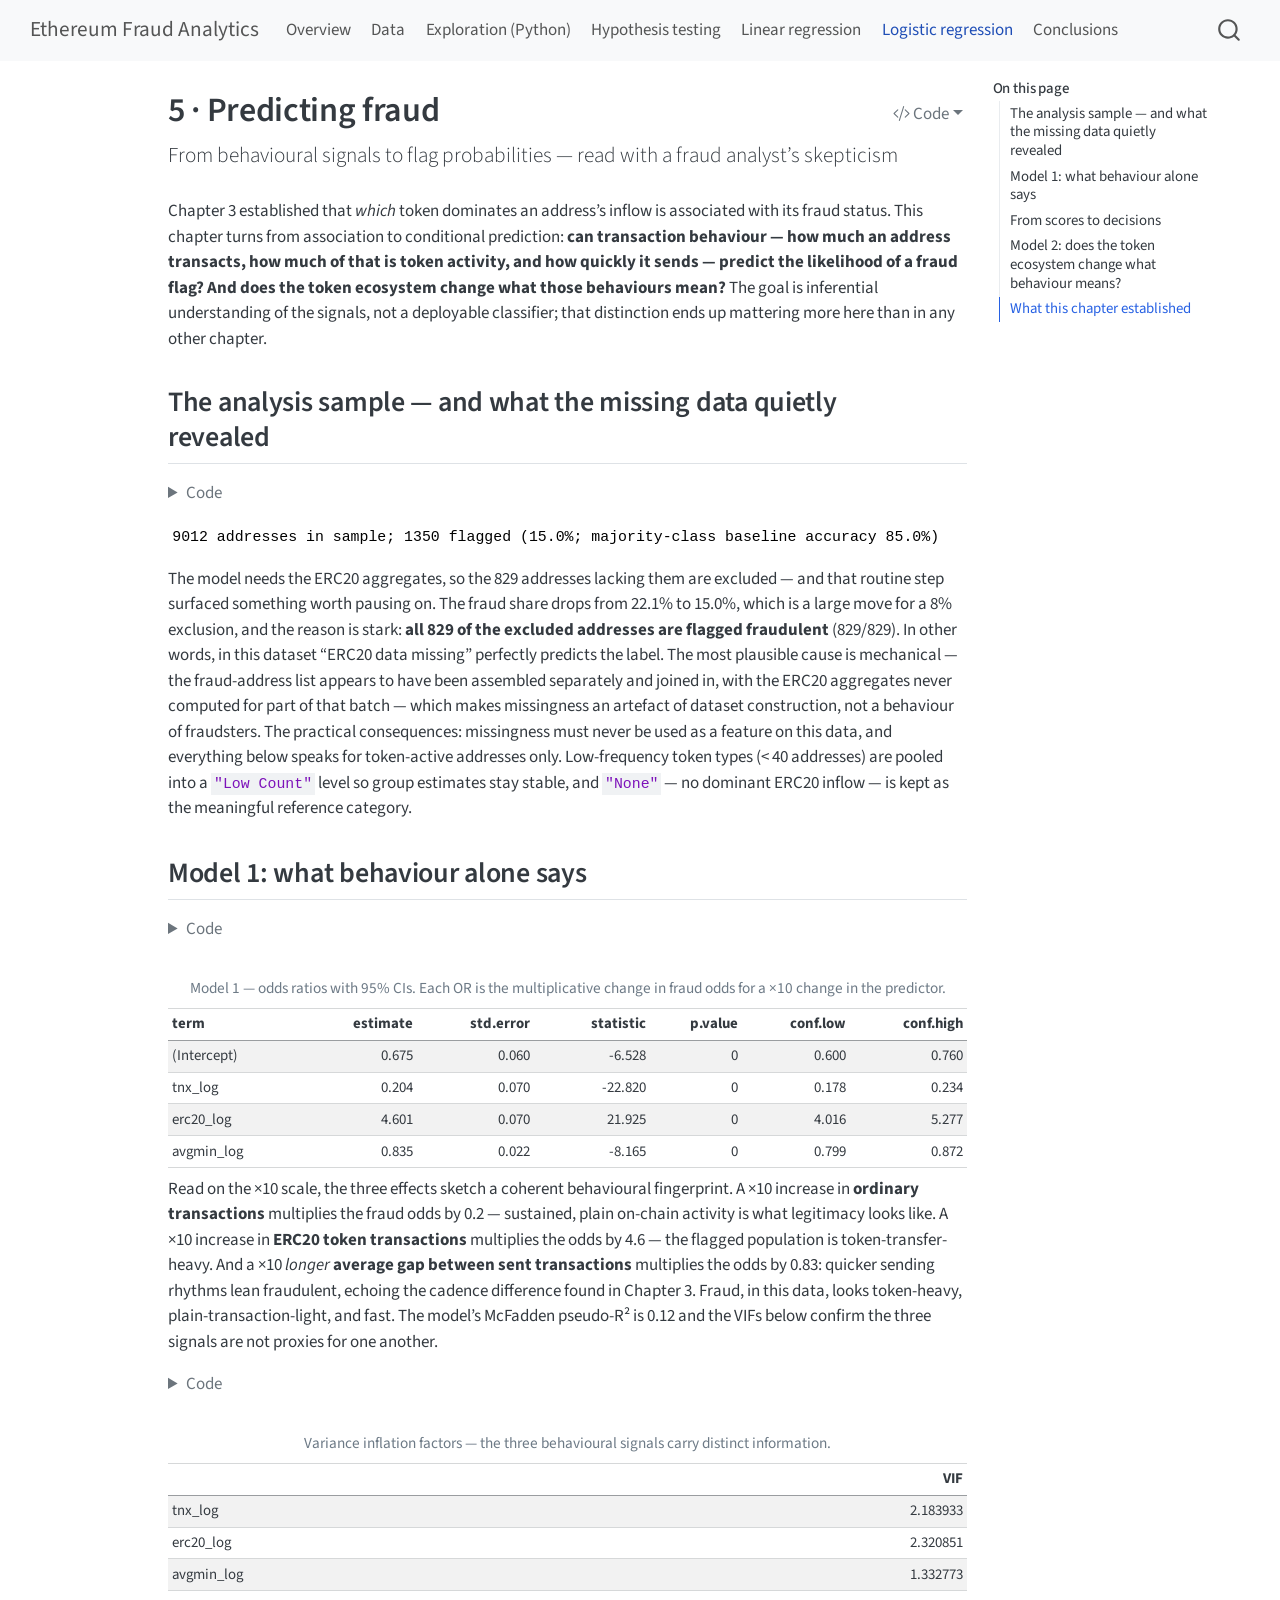
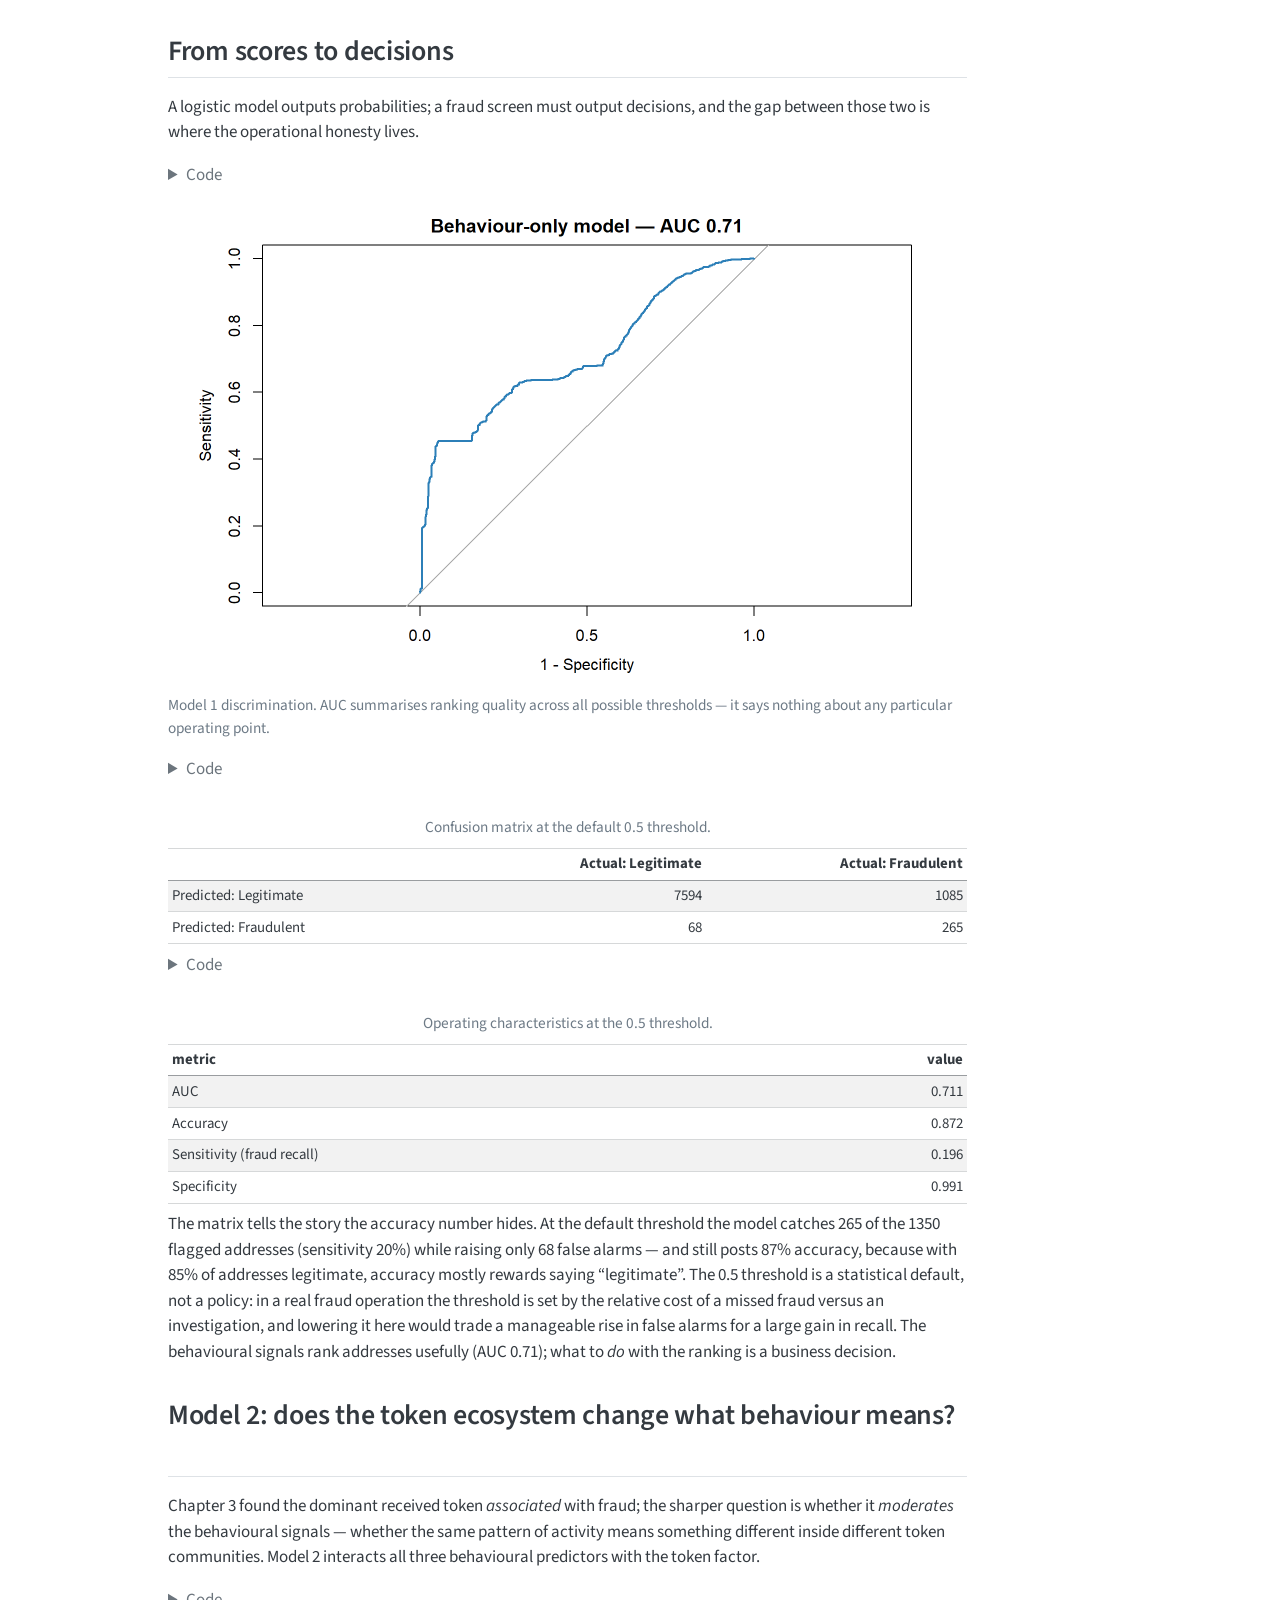
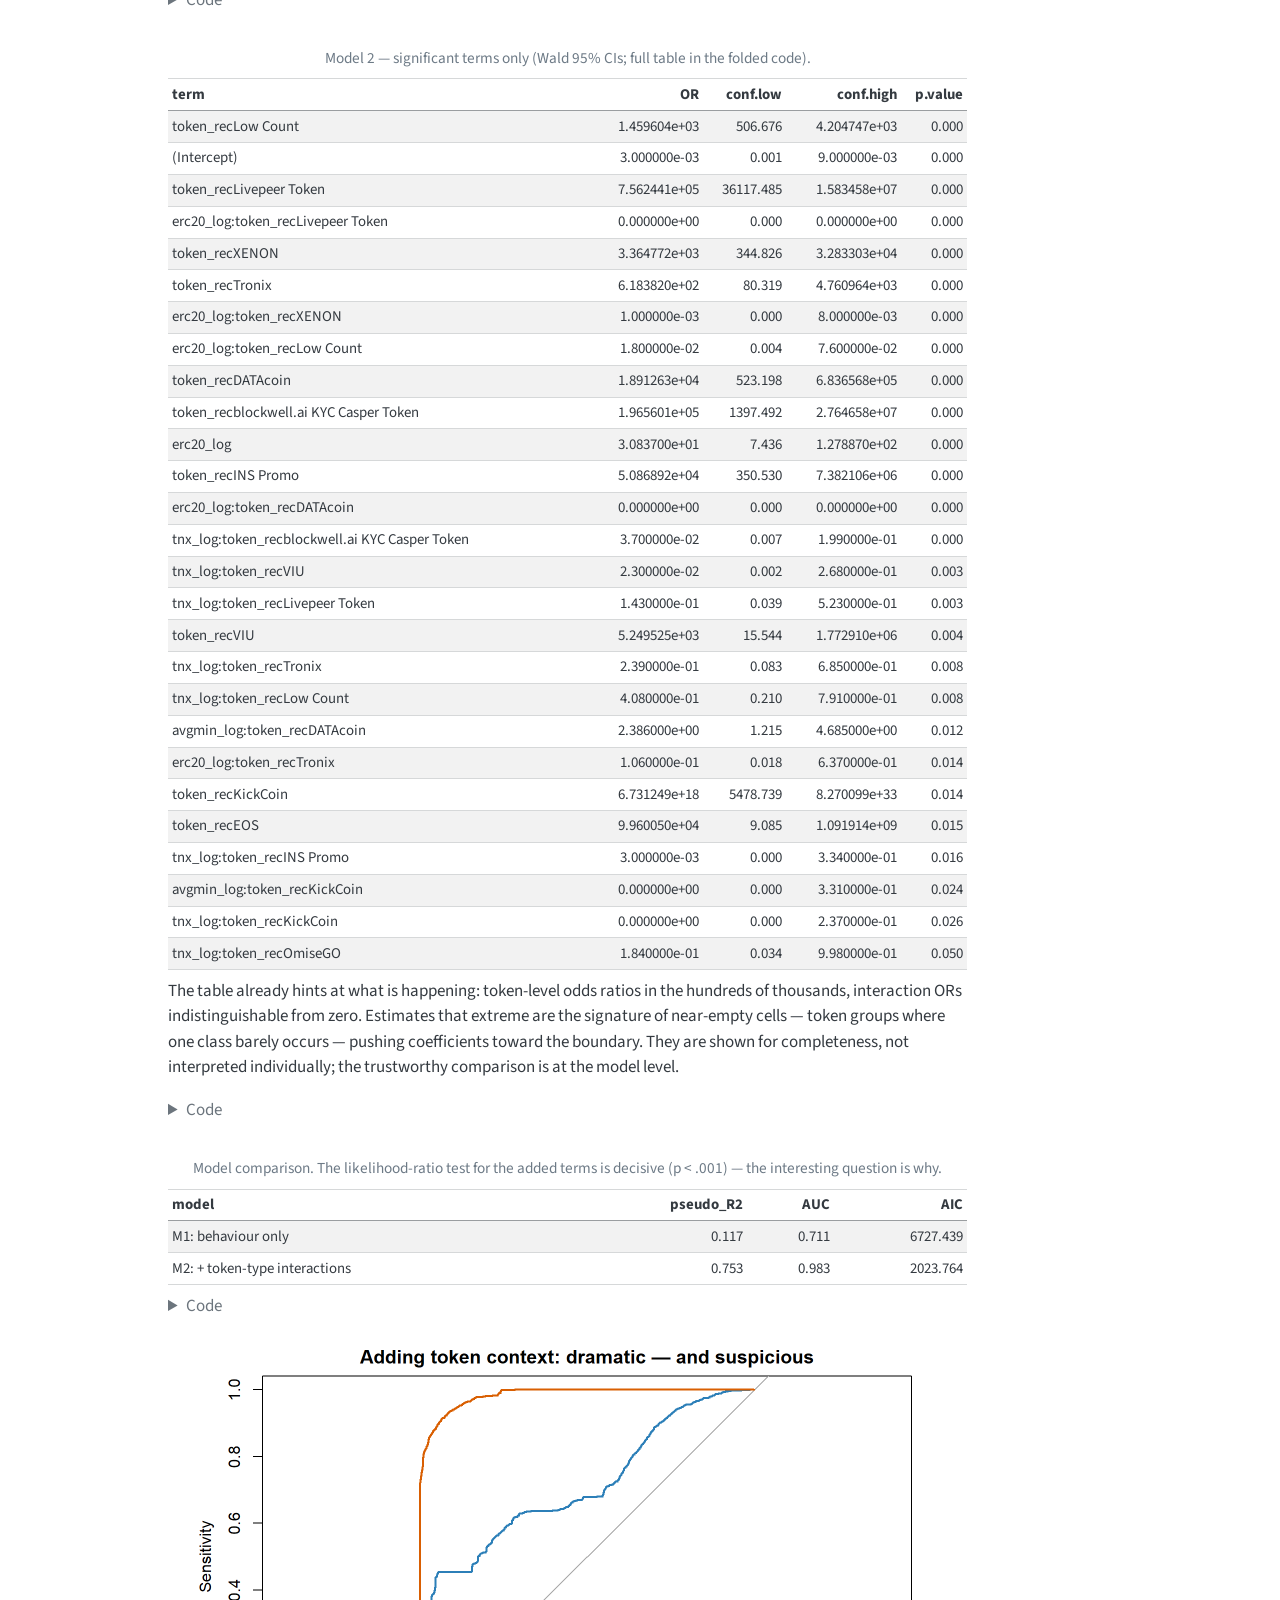
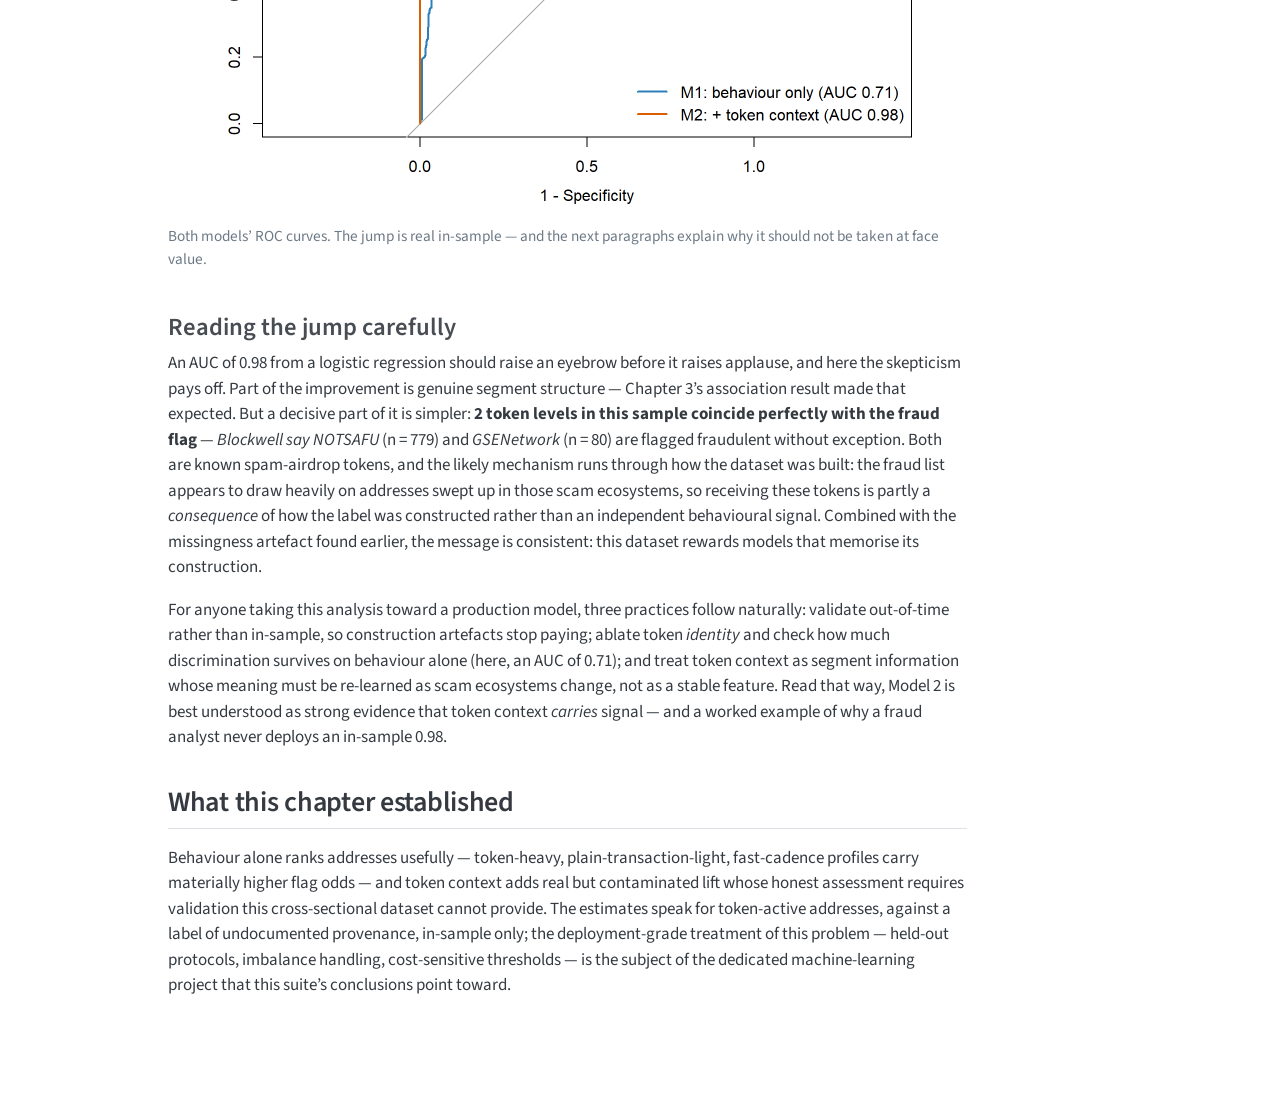
<file: docs/05-fraud-logr.html>
<!DOCTYPE html>
<html xmlns="http://www.w3.org/1999/xhtml" lang="en" xml:lang="en"><head>

<meta charset="utf-8">
<meta name="generator" content="quarto-1.9.38">

<meta name="viewport" content="width=device-width, initial-scale=1.0, user-scalable=yes">


<title>5 · Predicting fraud – Ethereum Fraud Analytics</title>
<style>
/* Default styles provided by pandoc.
** See https://pandoc.org/MANUAL.html#variables-for-html for config info.
*/
code{white-space: pre-wrap;}
span.smallcaps{font-variant: small-caps;}
div.columns{display: flex; gap: min(4vw, 1.5em);}
div.column{flex: auto; overflow-x: auto;}
div.hanging-indent{margin-left: 1.5em; text-indent: -1.5em;}
ul.task-list{list-style: none;}
ul.task-list li input[type="checkbox"] {
  width: 0.8em;
  margin: 0 0.8em 0.2em -1em; /* quarto-specific, see https://github.com/quarto-dev/quarto-cli/issues/4556 */ 
  vertical-align: middle;
}
/* CSS for syntax highlighting */
html { -webkit-text-size-adjust: 100%; }
pre > code.sourceCode { white-space: pre; position: relative; }
pre > code.sourceCode > span { display: inline-block; line-height: 1.25; }
pre > code.sourceCode > span:empty { height: 1.2em; }
.sourceCode { overflow: visible; }
code.sourceCode > span { color: inherit; text-decoration: inherit; }
div.sourceCode { margin: 1em 0; }
pre.sourceCode { margin: 0; }
@media screen {
div.sourceCode { overflow: auto; }
}
@media print {
pre > code.sourceCode { white-space: pre-wrap; }
pre > code.sourceCode > span { text-indent: -5em; padding-left: 5em; }
}
pre.numberSource code
  { counter-reset: source-line 0; }
pre.numberSource code > span
  { position: relative; left: -4em; counter-increment: source-line; }
pre.numberSource code > span > a:first-child::before
  { content: counter(source-line);
    position: relative; left: -1em; text-align: right; vertical-align: baseline;
    border: none; display: inline-block;
    -webkit-touch-callout: none; -webkit-user-select: none;
    -khtml-user-select: none; -moz-user-select: none;
    -ms-user-select: none; user-select: none;
    padding: 0 4px; width: 4em;
  }
pre.numberSource { margin-left: 3em;  padding-left: 4px; }
div.sourceCode
  {   }
@media screen {
pre > code.sourceCode > span > a:first-child::before { text-decoration: underline; }
}
</style>


<script src="site_libs/quarto-nav/quarto-nav.js"></script>
<script src="site_libs/quarto-nav/headroom.min.js"></script>
<script src="site_libs/clipboard/clipboard.min.js"></script>
<script src="site_libs/quarto-search/autocomplete.umd.js"></script>
<script src="site_libs/quarto-search/fuse.min.js"></script>
<script src="site_libs/quarto-search/quarto-search.js"></script>
<meta name="quarto:offset" content="./">
<script src="site_libs/quarto-html/quarto.js" type="module"></script>
<script src="site_libs/quarto-html/tabsets/tabsets.js" type="module"></script>
<script src="site_libs/quarto-html/popper.min.js"></script>
<script src="site_libs/quarto-html/tippy.umd.min.js"></script>
<script src="site_libs/quarto-html/anchor.min.js"></script>
<link href="site_libs/quarto-html/tippy.css" rel="stylesheet">
<link href="site_libs/quarto-html/quarto-syntax-highlighting-15634bcf2e68342d4ad2dfa704d543f6.css" rel="stylesheet" id="quarto-text-highlighting-styles">
<script src="site_libs/bootstrap/bootstrap.min.js"></script>
<link href="site_libs/bootstrap/bootstrap-icons.css" rel="stylesheet">
<link href="site_libs/bootstrap/bootstrap-a0f9fd0d421825b736dc1bbcbcba2219.min.css" rel="stylesheet" append-hash="true" id="quarto-bootstrap" data-mode="light">
<script id="quarto-search-options" type="application/json">{
  "location": "navbar",
  "copy-button": false,
  "collapse-after": 3,
  "panel-placement": "end",
  "type": "overlay",
  "limit": 50,
  "keyboard-shortcut": [
    "f",
    "/",
    "s"
  ],
  "show-item-context": false,
  "language": {
    "search-no-results-text": "No results",
    "search-matching-documents-text": "matching documents",
    "search-copy-link-title": "Copy link to search",
    "search-hide-matches-text": "Hide additional matches",
    "search-more-match-text": "more match in this document",
    "search-more-matches-text": "more matches in this document",
    "search-clear-button-title": "Clear",
    "search-text-placeholder": "",
    "search-detached-cancel-button-title": "Cancel",
    "search-submit-button-title": "Submit",
    "search-label": "Search"
  }
}</script>


<link rel="stylesheet" href="styles.css">
</head>

<body class="nav-fixed quarto-light">

<div id="quarto-search-results"></div>
  <header id="quarto-header" class="headroom fixed-top">
    <nav class="navbar navbar-expand-lg " data-bs-theme="dark">
      <div class="navbar-container container-fluid">
      <div class="navbar-brand-container mx-auto">
    <a class="navbar-brand" href="./index.html">
    <span class="navbar-title">Ethereum Fraud Analytics</span>
    </a>
  </div>
            <div id="quarto-search" class="" title="Search"></div>
          <button class="navbar-toggler" type="button" data-bs-toggle="collapse" data-bs-target="#navbarCollapse" aria-controls="navbarCollapse" role="menu" aria-expanded="false" aria-label="Toggle navigation" onclick="if (window.quartoToggleHeadroom) { window.quartoToggleHeadroom(); }">
  <span class="navbar-toggler-icon"></span>
</button>
          <div class="collapse navbar-collapse" id="navbarCollapse">
            <ul class="navbar-nav navbar-nav-scroll me-auto">
  <li class="nav-item">
    <a class="nav-link" href="./index.html"> 
<span class="menu-text">Overview</span></a>
  </li>  
  <li class="nav-item">
    <a class="nav-link" href="./01-data.html"> 
<span class="menu-text">Data</span></a>
  </li>  
  <li class="nav-item">
    <a class="nav-link" href="./02-exploration.html"> 
<span class="menu-text">Exploration (Python)</span></a>
  </li>  
  <li class="nav-item">
    <a class="nav-link" href="./03-inference.html"> 
<span class="menu-text">Hypothesis testing</span></a>
  </li>  
  <li class="nav-item">
    <a class="nav-link" href="./04-balances-mlr.html"> 
<span class="menu-text">Linear regression</span></a>
  </li>  
  <li class="nav-item">
    <a class="nav-link active" href="./05-fraud-logr.html" aria-current="page"> 
<span class="menu-text">Logistic regression</span></a>
  </li>  
  <li class="nav-item">
    <a class="nav-link" href="./06-conclusions.html"> 
<span class="menu-text">Conclusions</span></a>
  </li>  
</ul>
          </div> <!-- /navcollapse -->
            <div class="quarto-navbar-tools">
</div>
      </div> <!-- /container-fluid -->
    </nav>
</header>
<!-- content -->
<div id="quarto-content" class="quarto-container page-columns page-rows-contents page-layout-article page-navbar">
<!-- sidebar -->
<!-- margin-sidebar -->
    <div id="quarto-margin-sidebar" class="sidebar margin-sidebar">
        <nav id="TOC" role="doc-toc" class="toc-active">
    <h2 id="toc-title">On this page</h2>
   
  <ul>
  <li><a href="#the-analysis-sample-and-what-the-missing-data-quietly-revealed" id="toc-the-analysis-sample-and-what-the-missing-data-quietly-revealed" class="nav-link active" data-scroll-target="#the-analysis-sample-and-what-the-missing-data-quietly-revealed">The analysis sample — and what the missing data quietly revealed</a></li>
  <li><a href="#model-1-what-behaviour-alone-says" id="toc-model-1-what-behaviour-alone-says" class="nav-link" data-scroll-target="#model-1-what-behaviour-alone-says">Model 1: what behaviour alone says</a></li>
  <li><a href="#from-scores-to-decisions" id="toc-from-scores-to-decisions" class="nav-link" data-scroll-target="#from-scores-to-decisions">From scores to decisions</a></li>
  <li><a href="#model-2-does-the-token-ecosystem-change-what-behaviour-means" id="toc-model-2-does-the-token-ecosystem-change-what-behaviour-means" class="nav-link" data-scroll-target="#model-2-does-the-token-ecosystem-change-what-behaviour-means">Model 2: does the token ecosystem change what behaviour means?</a>
  <ul class="collapse">
  <li><a href="#reading-the-jump-carefully" id="toc-reading-the-jump-carefully" class="nav-link" data-scroll-target="#reading-the-jump-carefully">Reading the jump carefully</a></li>
  </ul></li>
  <li><a href="#what-this-chapter-established" id="toc-what-this-chapter-established" class="nav-link" data-scroll-target="#what-this-chapter-established">What this chapter established</a></li>
  </ul>
</nav>
    </div>
<!-- main -->
<main class="content" id="quarto-document-content">

<header id="title-block-header" class="quarto-title-block default">
<div class="quarto-title">
<div class="quarto-title-block"><div><h1 class="title">5 · Predicting fraud</h1><button type="button" class="btn code-tools-button dropdown-toggle" id="quarto-code-tools-menu" data-bs-toggle="dropdown" aria-expanded="false"><i class="bi"></i> Code</button><ul class="dropdown-menu dropdown-menu-end" aria-labelelledby="quarto-code-tools-menu"><li><a id="quarto-show-all-code" class="dropdown-item" href="javascript:void(0)" role="button">Show All Code</a></li><li><a id="quarto-hide-all-code" class="dropdown-item" href="javascript:void(0)" role="button">Hide All Code</a></li><li><hr class="dropdown-divider"></li><li><a id="quarto-view-source" class="dropdown-item" href="javascript:void(0)" role="button">View Source</a></li></ul></div></div>
<p class="subtitle lead">From behavioural signals to flag probabilities — read with a fraud analyst’s skepticism</p>
</div>



<div class="quarto-title-meta">

    
  
    
  </div>
  


</header>


<p>Chapter 3 established that <em>which</em> token dominates an address’s inflow is associated with its fraud status. This chapter turns from association to conditional prediction: <strong>can transaction behaviour — how much an address transacts, how much of that is token activity, and how quickly it sends — predict the likelihood of a fraud flag? And does the token ecosystem change what those behaviours mean?</strong> The goal is inferential understanding of the signals, not a deployable classifier; that distinction ends up mattering more here than in any other chapter.</p>
<section id="the-analysis-sample-and-what-the-missing-data-quietly-revealed" class="level2">
<h2 class="anchored" data-anchor-id="the-analysis-sample-and-what-the-missing-data-quietly-revealed">The analysis sample — and what the missing data quietly revealed</h2>
<div class="cell">
<details class="code-fold">
<summary>Code</summary>
<div class="code-copy-outer-scaffold"><div class="sourceCode cell-code" id="cb1"><pre class="sourceCode r code-with-copy"><code class="sourceCode r"><span id="cb1-1"><a href="#cb1-1" aria-hidden="true" tabindex="-1"></a><span class="fu">library</span>(dplyr)</span>
<span id="cb1-2"><a href="#cb1-2" aria-hidden="true" tabindex="-1"></a><span class="fu">library</span>(ggplot2)</span>
<span id="cb1-3"><a href="#cb1-3" aria-hidden="true" tabindex="-1"></a><span class="fu">library</span>(broom)</span>
<span id="cb1-4"><a href="#cb1-4" aria-hidden="true" tabindex="-1"></a><span class="fu">library</span>(car)</span>
<span id="cb1-5"><a href="#cb1-5" aria-hidden="true" tabindex="-1"></a><span class="fu">library</span>(pROC)</span>
<span id="cb1-6"><a href="#cb1-6" aria-hidden="true" tabindex="-1"></a></span>
<span id="cb1-7"><a href="#cb1-7" aria-hidden="true" tabindex="-1"></a>trxs <span class="ot">&lt;-</span> <span class="fu">readRDS</span>(<span class="st">"data/eth_clean.rds"</span>)</span>
<span id="cb1-8"><a href="#cb1-8" aria-hidden="true" tabindex="-1"></a></span>
<span id="cb1-9"><a href="#cb1-9" aria-hidden="true" tabindex="-1"></a>lr <span class="ot">&lt;-</span> trxs <span class="sc">%&gt;%</span></span>
<span id="cb1-10"><a href="#cb1-10" aria-hidden="true" tabindex="-1"></a>  <span class="fu">filter</span>(<span class="sc">!</span><span class="fu">is.na</span>(total_erc20_tnxs)) <span class="sc">%&gt;%</span></span>
<span id="cb1-11"><a href="#cb1-11" aria-hidden="true" tabindex="-1"></a>  <span class="fu">add_count</span>(erc20_most_rec_token_type, <span class="at">name =</span> <span class="st">"type_n"</span>) <span class="sc">%&gt;%</span></span>
<span id="cb1-12"><a href="#cb1-12" aria-hidden="true" tabindex="-1"></a>  <span class="fu">mutate</span>(</span>
<span id="cb1-13"><a href="#cb1-13" aria-hidden="true" tabindex="-1"></a>    <span class="at">token_rec  =</span> <span class="fu">ifelse</span>(type_n <span class="sc">&lt;</span> <span class="dv">40</span>, <span class="st">"Low Count"</span>, erc20_most_rec_token_type),</span>
<span id="cb1-14"><a href="#cb1-14" aria-hidden="true" tabindex="-1"></a>    <span class="at">token_rec  =</span> <span class="fu">relevel</span>(<span class="fu">factor</span>(token_rec), <span class="at">ref =</span> <span class="st">"None"</span>),</span>
<span id="cb1-15"><a href="#cb1-15" aria-hidden="true" tabindex="-1"></a>    <span class="at">tnx_log    =</span> <span class="fu">log10</span>(total_transactions <span class="sc">+</span> <span class="dv">1</span>),</span>
<span id="cb1-16"><a href="#cb1-16" aria-hidden="true" tabindex="-1"></a>    <span class="at">erc20_log  =</span> <span class="fu">log10</span>(total_erc20_tnxs <span class="sc">+</span> <span class="dv">1</span>),</span>
<span id="cb1-17"><a href="#cb1-17" aria-hidden="true" tabindex="-1"></a>    <span class="at">avgmin_log =</span> <span class="fu">log10</span>(avg_min_between_sent_tnx <span class="sc">+</span> <span class="dv">1</span>)</span>
<span id="cb1-18"><a href="#cb1-18" aria-hidden="true" tabindex="-1"></a>  )</span>
<span id="cb1-19"><a href="#cb1-19" aria-hidden="true" tabindex="-1"></a></span>
<span id="cb1-20"><a href="#cb1-20" aria-hidden="true" tabindex="-1"></a>n_excl  <span class="ot">&lt;-</span> <span class="fu">sum</span>(<span class="fu">is.na</span>(trxs<span class="sc">$</span>total_erc20_tnxs))</span>
<span id="cb1-21"><a href="#cb1-21" aria-hidden="true" tabindex="-1"></a>excl_fr <span class="ot">&lt;-</span> <span class="fu">sum</span>(trxs<span class="sc">$</span>flag[<span class="fu">is.na</span>(trxs<span class="sc">$</span>total_erc20_tnxs)])</span>
<span id="cb1-22"><a href="#cb1-22" aria-hidden="true" tabindex="-1"></a><span class="fu">cat</span>(<span class="fu">nrow</span>(lr), <span class="st">"addresses in sample;"</span>, <span class="fu">sum</span>(lr<span class="sc">$</span>flag), <span class="st">"flagged"</span>,</span>
<span id="cb1-23"><a href="#cb1-23" aria-hidden="true" tabindex="-1"></a>    <span class="fu">sprintf</span>(<span class="st">"(%.1f%%; majority-class baseline accuracy %.1f%%)"</span>,</span>
<span id="cb1-24"><a href="#cb1-24" aria-hidden="true" tabindex="-1"></a>            <span class="dv">100</span> <span class="sc">*</span> <span class="fu">mean</span>(lr<span class="sc">$</span>flag), <span class="dv">100</span> <span class="sc">*</span> (<span class="dv">1</span> <span class="sc">-</span> <span class="fu">mean</span>(lr<span class="sc">$</span>flag))))</span></code></pre></div><button title="Copy to Clipboard" class="code-copy-button"><i class="bi"></i></button></div>
</details>
<div class="cell-output cell-output-stdout">
<pre><code>9012 addresses in sample; 1350 flagged (15.0%; majority-class baseline accuracy 85.0%)</code></pre>
</div>
</div>
<p>The model needs the ERC20 aggregates, so the 829 addresses lacking them are excluded — and that routine step surfaced something worth pausing on. The fraud share drops from 22.1% to 15.0%, which is a large move for a 8% exclusion, and the reason is stark: <strong>all 829 of the excluded addresses are flagged fraudulent</strong> (829/829). In other words, in this dataset “ERC20 data missing” perfectly predicts the label. The most plausible cause is mechanical — the fraud-address list appears to have been assembled separately and joined in, with the ERC20 aggregates never computed for part of that batch — which makes missingness an artefact of dataset construction, not a behaviour of fraudsters. The practical consequences: missingness must never be used as a feature on this data, and everything below speaks for token-active addresses only. Low-frequency token types (&lt; 40 addresses) are pooled into a <code>"Low Count"</code> level so group estimates stay stable, and <code>"None"</code> — no dominant ERC20 inflow — is kept as the meaningful reference category.</p>
</section>
<section id="model-1-what-behaviour-alone-says" class="level2">
<h2 class="anchored" data-anchor-id="model-1-what-behaviour-alone-says">Model 1: what behaviour alone says</h2>
<div class="cell">
<details class="code-fold">
<summary>Code</summary>
<div class="code-copy-outer-scaffold"><div class="sourceCode cell-code" id="cb3"><pre class="sourceCode r code-with-copy"><code class="sourceCode r"><span id="cb3-1"><a href="#cb3-1" aria-hidden="true" tabindex="-1"></a>m1 <span class="ot">&lt;-</span> <span class="fu">glm</span>(flag <span class="sc">~</span> tnx_log <span class="sc">+</span> erc20_log <span class="sc">+</span> avgmin_log,</span>
<span id="cb3-2"><a href="#cb3-2" aria-hidden="true" tabindex="-1"></a>          <span class="at">family =</span> binomial, <span class="at">data =</span> lr)</span>
<span id="cb3-3"><a href="#cb3-3" aria-hidden="true" tabindex="-1"></a></span>
<span id="cb3-4"><a href="#cb3-4" aria-hidden="true" tabindex="-1"></a><span class="fu">tidy</span>(m1, <span class="at">exponentiate =</span> <span class="cn">TRUE</span>, <span class="at">conf.int =</span> <span class="cn">TRUE</span>) <span class="sc">%&gt;%</span></span>
<span id="cb3-5"><a href="#cb3-5" aria-hidden="true" tabindex="-1"></a>  knitr<span class="sc">::</span><span class="fu">kable</span>(<span class="at">digits =</span> <span class="dv">3</span>,</span>
<span id="cb3-6"><a href="#cb3-6" aria-hidden="true" tabindex="-1"></a>               <span class="at">caption =</span> <span class="st">"Model 1 — odds ratios with 95% CIs. Each OR is the multiplicative change in fraud odds for a ×10 change in the predictor."</span>)</span></code></pre></div><button title="Copy to Clipboard" class="code-copy-button"><i class="bi"></i></button></div>
</details>
<div class="cell-output-display">
<table class="caption-top table table-sm table-striped small">
<caption>Model 1 — odds ratios with 95% CIs. Each OR is the multiplicative change in fraud odds for a ×10 change in the predictor.</caption>
<colgroup>
<col style="width: 17%">
<col style="width: 13%">
<col style="width: 14%">
<col style="width: 14%">
<col style="width: 11%">
<col style="width: 13%">
<col style="width: 14%">
</colgroup>
<thead>
<tr class="header">
<th style="text-align: left;">term</th>
<th style="text-align: right;">estimate</th>
<th style="text-align: right;">std.error</th>
<th style="text-align: right;">statistic</th>
<th style="text-align: right;">p.value</th>
<th style="text-align: right;">conf.low</th>
<th style="text-align: right;">conf.high</th>
</tr>
</thead>
<tbody>
<tr class="odd">
<td style="text-align: left;">(Intercept)</td>
<td style="text-align: right;">0.675</td>
<td style="text-align: right;">0.060</td>
<td style="text-align: right;">-6.528</td>
<td style="text-align: right;">0</td>
<td style="text-align: right;">0.600</td>
<td style="text-align: right;">0.760</td>
</tr>
<tr class="even">
<td style="text-align: left;">tnx_log</td>
<td style="text-align: right;">0.204</td>
<td style="text-align: right;">0.070</td>
<td style="text-align: right;">-22.820</td>
<td style="text-align: right;">0</td>
<td style="text-align: right;">0.178</td>
<td style="text-align: right;">0.234</td>
</tr>
<tr class="odd">
<td style="text-align: left;">erc20_log</td>
<td style="text-align: right;">4.601</td>
<td style="text-align: right;">0.070</td>
<td style="text-align: right;">21.925</td>
<td style="text-align: right;">0</td>
<td style="text-align: right;">4.016</td>
<td style="text-align: right;">5.277</td>
</tr>
<tr class="even">
<td style="text-align: left;">avgmin_log</td>
<td style="text-align: right;">0.835</td>
<td style="text-align: right;">0.022</td>
<td style="text-align: right;">-8.165</td>
<td style="text-align: right;">0</td>
<td style="text-align: right;">0.799</td>
<td style="text-align: right;">0.872</td>
</tr>
</tbody>
</table>
</div>
</div>
<p>Read on the ×10 scale, the three effects sketch a coherent behavioural fingerprint. A ×10 increase in <strong>ordinary transactions</strong> multiplies the fraud odds by 0.2 — sustained, plain on-chain activity is what legitimacy looks like. A ×10 increase in <strong>ERC20 token transactions</strong> multiplies the odds by 4.6 — the flagged population is token-transfer-heavy. And a ×10 <em>longer</em> <strong>average gap between sent transactions</strong> multiplies the odds by 0.83: quicker sending rhythms lean fraudulent, echoing the cadence difference found in Chapter 3. Fraud, in this data, looks token-heavy, plain-transaction-light, and fast. The model’s McFadden pseudo-R² is 0.12 and the VIFs below confirm the three signals are not proxies for one another.</p>
<div class="cell">
<details class="code-fold">
<summary>Code</summary>
<div class="code-copy-outer-scaffold"><div class="sourceCode cell-code" id="cb4"><pre class="sourceCode r code-with-copy"><code class="sourceCode r"><span id="cb4-1"><a href="#cb4-1" aria-hidden="true" tabindex="-1"></a><span class="fu">vif</span>(m1) <span class="sc">%&gt;%</span> knitr<span class="sc">::</span><span class="fu">kable</span>(<span class="at">col.names =</span> <span class="st">"VIF"</span>,</span>
<span id="cb4-2"><a href="#cb4-2" aria-hidden="true" tabindex="-1"></a>                         <span class="at">caption =</span> <span class="st">"Variance inflation factors — the three behavioural signals carry distinct information."</span>)</span></code></pre></div><button title="Copy to Clipboard" class="code-copy-button"><i class="bi"></i></button></div>
</details>
<div class="cell-output-display">
<table class="caption-top table table-sm table-striped small">
<caption>Variance inflation factors — the three behavioural signals carry distinct information.</caption>
<thead>
<tr class="header">
<th style="text-align: left;"></th>
<th style="text-align: right;">VIF</th>
</tr>
</thead>
<tbody>
<tr class="odd">
<td style="text-align: left;">tnx_log</td>
<td style="text-align: right;">2.183933</td>
</tr>
<tr class="even">
<td style="text-align: left;">erc20_log</td>
<td style="text-align: right;">2.320851</td>
</tr>
<tr class="odd">
<td style="text-align: left;">avgmin_log</td>
<td style="text-align: right;">1.332773</td>
</tr>
</tbody>
</table>
</div>
</div>
</section>
<section id="from-scores-to-decisions" class="level2">
<h2 class="anchored" data-anchor-id="from-scores-to-decisions">From scores to decisions</h2>
<p>A logistic model outputs probabilities; a fraud screen must output decisions, and the gap between those two is where the operational honesty lives.</p>
<div class="cell">
<details class="code-fold">
<summary>Code</summary>
<div class="code-copy-outer-scaffold"><div class="sourceCode cell-code" id="cb5"><pre class="sourceCode r code-with-copy"><code class="sourceCode r"><span id="cb5-1"><a href="#cb5-1" aria-hidden="true" tabindex="-1"></a>roc1 <span class="ot">&lt;-</span> <span class="fu">roc</span>(lr<span class="sc">$</span>flag, <span class="fu">fitted</span>(m1), <span class="at">quiet =</span> <span class="cn">TRUE</span>)</span>
<span id="cb5-2"><a href="#cb5-2" aria-hidden="true" tabindex="-1"></a><span class="fu">plot</span>(roc1, <span class="at">legacy.axes =</span> <span class="cn">TRUE</span>, <span class="at">col =</span> <span class="st">"#2C7FB8"</span>,</span>
<span id="cb5-3"><a href="#cb5-3" aria-hidden="true" tabindex="-1"></a>     <span class="at">main =</span> <span class="fu">sprintf</span>(<span class="st">"Behaviour-only model — AUC %.2f"</span>, <span class="fu">auc</span>(roc1)))</span></code></pre></div><button title="Copy to Clipboard" class="code-copy-button"><i class="bi"></i></button></div>
</details>
<div class="cell-output-display">
<div class="quarto-figure quarto-figure-center">
<figure class="figure">
<p><img src="05-fraud-logr_files/figure-html/m1-roc-1.png" class="img-fluid figure-img" width="768"></p>
<figcaption>Model 1 discrimination. AUC summarises ranking quality across all possible thresholds — it says nothing about any particular operating point.</figcaption>
</figure>
</div>
</div>
</div>
<div class="cell">
<details class="code-fold">
<summary>Code</summary>
<div class="code-copy-outer-scaffold"><div class="sourceCode cell-code" id="cb6"><pre class="sourceCode r code-with-copy"><code class="sourceCode r"><span id="cb6-1"><a href="#cb6-1" aria-hidden="true" tabindex="-1"></a>pred1 <span class="ot">&lt;-</span> <span class="fu">factor</span>(<span class="fu">ifelse</span>(<span class="fu">fitted</span>(m1) <span class="sc">&gt;=</span> <span class="fl">0.5</span>, <span class="st">"Fraudulent"</span>, <span class="st">"Legitimate"</span>),</span>
<span id="cb6-2"><a href="#cb6-2" aria-hidden="true" tabindex="-1"></a>                <span class="at">levels =</span> <span class="fu">c</span>(<span class="st">"Legitimate"</span>, <span class="st">"Fraudulent"</span>))</span>
<span id="cb6-3"><a href="#cb6-3" aria-hidden="true" tabindex="-1"></a>cm <span class="ot">&lt;-</span> <span class="fu">table</span>(pred1, lr<span class="sc">$</span>flag_f)</span>
<span id="cb6-4"><a href="#cb6-4" aria-hidden="true" tabindex="-1"></a></span>
<span id="cb6-5"><a href="#cb6-5" aria-hidden="true" tabindex="-1"></a><span class="fu">data.frame</span>(</span>
<span id="cb6-6"><a href="#cb6-6" aria-hidden="true" tabindex="-1"></a>  <span class="st">`</span><span class="at"> </span><span class="st">`</span> <span class="ot">=</span> <span class="fu">c</span>(<span class="st">"Predicted: Legitimate"</span>, <span class="st">"Predicted: Fraudulent"</span>),</span>
<span id="cb6-7"><a href="#cb6-7" aria-hidden="true" tabindex="-1"></a>  <span class="st">`</span><span class="at">Actual: Legitimate</span><span class="st">`</span> <span class="ot">=</span> cm[, <span class="st">"Legitimate"</span>],</span>
<span id="cb6-8"><a href="#cb6-8" aria-hidden="true" tabindex="-1"></a>  <span class="st">`</span><span class="at">Actual: Fraudulent</span><span class="st">`</span> <span class="ot">=</span> cm[, <span class="st">"Fraudulent"</span>],</span>
<span id="cb6-9"><a href="#cb6-9" aria-hidden="true" tabindex="-1"></a>  <span class="at">check.names =</span> <span class="cn">FALSE</span></span>
<span id="cb6-10"><a href="#cb6-10" aria-hidden="true" tabindex="-1"></a>) <span class="sc">%&gt;%</span></span>
<span id="cb6-11"><a href="#cb6-11" aria-hidden="true" tabindex="-1"></a>  knitr<span class="sc">::</span><span class="fu">kable</span>(<span class="at">row.names =</span> <span class="cn">FALSE</span>,</span>
<span id="cb6-12"><a href="#cb6-12" aria-hidden="true" tabindex="-1"></a>               <span class="at">caption =</span> <span class="st">"Confusion matrix at the default 0.5 threshold."</span>)</span></code></pre></div><button title="Copy to Clipboard" class="code-copy-button"><i class="bi"></i></button></div>
</details>
<div class="cell-output-display">
<table class="caption-top table table-sm table-striped small">
<caption>Confusion matrix at the default 0.5 threshold.</caption>
<thead>
<tr class="header">
<th style="text-align: left;"></th>
<th style="text-align: right;">Actual: Legitimate</th>
<th style="text-align: right;">Actual: Fraudulent</th>
</tr>
</thead>
<tbody>
<tr class="odd">
<td style="text-align: left;">Predicted: Legitimate</td>
<td style="text-align: right;">7594</td>
<td style="text-align: right;">1085</td>
</tr>
<tr class="even">
<td style="text-align: left;">Predicted: Fraudulent</td>
<td style="text-align: right;">68</td>
<td style="text-align: right;">265</td>
</tr>
</tbody>
</table>
</div>
<details class="code-fold">
<summary>Code</summary>
<div class="code-copy-outer-scaffold"><div class="sourceCode cell-code" id="cb7"><pre class="sourceCode r code-with-copy"><code class="sourceCode r"><span id="cb7-1"><a href="#cb7-1" aria-hidden="true" tabindex="-1"></a><span class="fu">tibble</span>(</span>
<span id="cb7-2"><a href="#cb7-2" aria-hidden="true" tabindex="-1"></a>  <span class="at">metric =</span> <span class="fu">c</span>(<span class="st">"AUC"</span>, <span class="st">"Accuracy"</span>, <span class="st">"Sensitivity (fraud recall)"</span>, <span class="st">"Specificity"</span>),</span>
<span id="cb7-3"><a href="#cb7-3" aria-hidden="true" tabindex="-1"></a>  <span class="at">value =</span> <span class="fu">c</span>(<span class="fu">as.numeric</span>(<span class="fu">auc</span>(roc1)),</span>
<span id="cb7-4"><a href="#cb7-4" aria-hidden="true" tabindex="-1"></a>            <span class="fu">sum</span>(<span class="fu">diag</span>(cm)) <span class="sc">/</span> <span class="fu">sum</span>(cm),</span>
<span id="cb7-5"><a href="#cb7-5" aria-hidden="true" tabindex="-1"></a>            cm[<span class="st">"Fraudulent"</span>, <span class="st">"Fraudulent"</span>] <span class="sc">/</span> <span class="fu">sum</span>(cm[, <span class="st">"Fraudulent"</span>]),</span>
<span id="cb7-6"><a href="#cb7-6" aria-hidden="true" tabindex="-1"></a>            cm[<span class="st">"Legitimate"</span>, <span class="st">"Legitimate"</span>] <span class="sc">/</span> <span class="fu">sum</span>(cm[, <span class="st">"Legitimate"</span>]))</span>
<span id="cb7-7"><a href="#cb7-7" aria-hidden="true" tabindex="-1"></a>) <span class="sc">%&gt;%</span> knitr<span class="sc">::</span><span class="fu">kable</span>(<span class="at">digits =</span> <span class="dv">3</span>, <span class="at">caption =</span> <span class="st">"Operating characteristics at the 0.5 threshold."</span>)</span></code></pre></div><button title="Copy to Clipboard" class="code-copy-button"><i class="bi"></i></button></div>
</details>
<div class="cell-output-display">
<table class="caption-top table table-sm table-striped small">
<caption>Operating characteristics at the 0.5 threshold.</caption>
<thead>
<tr class="header">
<th style="text-align: left;">metric</th>
<th style="text-align: right;">value</th>
</tr>
</thead>
<tbody>
<tr class="odd">
<td style="text-align: left;">AUC</td>
<td style="text-align: right;">0.711</td>
</tr>
<tr class="even">
<td style="text-align: left;">Accuracy</td>
<td style="text-align: right;">0.872</td>
</tr>
<tr class="odd">
<td style="text-align: left;">Sensitivity (fraud recall)</td>
<td style="text-align: right;">0.196</td>
</tr>
<tr class="even">
<td style="text-align: left;">Specificity</td>
<td style="text-align: right;">0.991</td>
</tr>
</tbody>
</table>
</div>
</div>
<p>The matrix tells the story the accuracy number hides. At the default threshold the model catches 265 of the 1350 flagged addresses (sensitivity 20%) while raising only 68 false alarms — and still posts 87% accuracy, because with 85% of addresses legitimate, accuracy mostly rewards saying “legitimate”. The 0.5 threshold is a statistical default, not a policy: in a real fraud operation the threshold is set by the relative cost of a missed fraud versus an investigation, and lowering it here would trade a manageable rise in false alarms for a large gain in recall. The behavioural signals rank addresses usefully (AUC 0.71); what to <em>do</em> with the ranking is a business decision.</p>
</section>
<section id="model-2-does-the-token-ecosystem-change-what-behaviour-means" class="level2">
<h2 class="anchored" data-anchor-id="model-2-does-the-token-ecosystem-change-what-behaviour-means">Model 2: does the token ecosystem change what behaviour means?</h2>
<p>Chapter 3 found the dominant received token <em>associated</em> with fraud; the sharper question is whether it <em>moderates</em> the behavioural signals — whether the same pattern of activity means something different inside different token communities. Model 2 interacts all three behavioural predictors with the token factor.</p>
<div class="cell">
<details class="code-fold">
<summary>Code</summary>
<div class="code-copy-outer-scaffold"><div class="sourceCode cell-code" id="cb8"><pre class="sourceCode r code-with-copy"><code class="sourceCode r"><span id="cb8-1"><a href="#cb8-1" aria-hidden="true" tabindex="-1"></a>m2 <span class="ot">&lt;-</span> <span class="fu">glm</span>(flag <span class="sc">~</span> (tnx_log <span class="sc">+</span> erc20_log <span class="sc">+</span> avgmin_log) <span class="sc">*</span> token_rec,</span>
<span id="cb8-2"><a href="#cb8-2" aria-hidden="true" tabindex="-1"></a>          <span class="at">family =</span> binomial, <span class="at">data =</span> lr)</span>
<span id="cb8-3"><a href="#cb8-3" aria-hidden="true" tabindex="-1"></a></span>
<span id="cb8-4"><a href="#cb8-4" aria-hidden="true" tabindex="-1"></a><span class="co"># Wald intervals: several token × behaviour cells contain (almost) only one</span></span>
<span id="cb8-5"><a href="#cb8-5" aria-hidden="true" tabindex="-1"></a><span class="co"># class, so profile-likelihood CIs do not converge for those terms.</span></span>
<span id="cb8-6"><a href="#cb8-6" aria-hidden="true" tabindex="-1"></a><span class="fu">tidy</span>(m2) <span class="sc">%&gt;%</span></span>
<span id="cb8-7"><a href="#cb8-7" aria-hidden="true" tabindex="-1"></a>  <span class="fu">mutate</span>(<span class="at">OR =</span> <span class="fu">exp</span>(estimate),</span>
<span id="cb8-8"><a href="#cb8-8" aria-hidden="true" tabindex="-1"></a>         <span class="at">conf.low =</span> <span class="fu">exp</span>(estimate <span class="sc">-</span> <span class="fl">1.96</span> <span class="sc">*</span> std.error),</span>
<span id="cb8-9"><a href="#cb8-9" aria-hidden="true" tabindex="-1"></a>         <span class="at">conf.high =</span> <span class="fu">exp</span>(estimate <span class="sc">+</span> <span class="fl">1.96</span> <span class="sc">*</span> std.error)) <span class="sc">%&gt;%</span></span>
<span id="cb8-10"><a href="#cb8-10" aria-hidden="true" tabindex="-1"></a>  <span class="fu">select</span>(term, OR, conf.low, conf.high, p.value) <span class="sc">%&gt;%</span></span>
<span id="cb8-11"><a href="#cb8-11" aria-hidden="true" tabindex="-1"></a>  <span class="fu">filter</span>(p.value <span class="sc">&lt;</span> <span class="fl">0.05</span>) <span class="sc">%&gt;%</span></span>
<span id="cb8-12"><a href="#cb8-12" aria-hidden="true" tabindex="-1"></a>  <span class="fu">arrange</span>(p.value) <span class="sc">%&gt;%</span></span>
<span id="cb8-13"><a href="#cb8-13" aria-hidden="true" tabindex="-1"></a>  knitr<span class="sc">::</span><span class="fu">kable</span>(<span class="at">digits =</span> <span class="dv">3</span>,</span>
<span id="cb8-14"><a href="#cb8-14" aria-hidden="true" tabindex="-1"></a>               <span class="at">caption =</span> <span class="st">"Model 2 — significant terms only (Wald 95% CIs; full table in the folded code)."</span>)</span></code></pre></div><button title="Copy to Clipboard" class="code-copy-button"><i class="bi"></i></button></div>
</details>
<div class="cell-output-display">
<table class="caption-top table table-sm table-striped small">
<caption>Model 2 — significant terms only (Wald 95% CIs; full table in the folded code).</caption>
<colgroup>
<col style="width: 51%">
<col style="width: 14%">
<col style="width: 10%">
<col style="width: 14%">
<col style="width: 8%">
</colgroup>
<thead>
<tr class="header">
<th style="text-align: left;">term</th>
<th style="text-align: right;">OR</th>
<th style="text-align: right;">conf.low</th>
<th style="text-align: right;">conf.high</th>
<th style="text-align: right;">p.value</th>
</tr>
</thead>
<tbody>
<tr class="odd">
<td style="text-align: left;">token_recLow Count</td>
<td style="text-align: right;">1.459604e+03</td>
<td style="text-align: right;">506.676</td>
<td style="text-align: right;">4.204747e+03</td>
<td style="text-align: right;">0.000</td>
</tr>
<tr class="even">
<td style="text-align: left;">(Intercept)</td>
<td style="text-align: right;">3.000000e-03</td>
<td style="text-align: right;">0.001</td>
<td style="text-align: right;">9.000000e-03</td>
<td style="text-align: right;">0.000</td>
</tr>
<tr class="odd">
<td style="text-align: left;">token_recLivepeer Token</td>
<td style="text-align: right;">7.562441e+05</td>
<td style="text-align: right;">36117.485</td>
<td style="text-align: right;">1.583458e+07</td>
<td style="text-align: right;">0.000</td>
</tr>
<tr class="even">
<td style="text-align: left;">erc20_log:token_recLivepeer Token</td>
<td style="text-align: right;">0.000000e+00</td>
<td style="text-align: right;">0.000</td>
<td style="text-align: right;">0.000000e+00</td>
<td style="text-align: right;">0.000</td>
</tr>
<tr class="odd">
<td style="text-align: left;">token_recXENON</td>
<td style="text-align: right;">3.364772e+03</td>
<td style="text-align: right;">344.826</td>
<td style="text-align: right;">3.283303e+04</td>
<td style="text-align: right;">0.000</td>
</tr>
<tr class="even">
<td style="text-align: left;">token_recTronix</td>
<td style="text-align: right;">6.183820e+02</td>
<td style="text-align: right;">80.319</td>
<td style="text-align: right;">4.760964e+03</td>
<td style="text-align: right;">0.000</td>
</tr>
<tr class="odd">
<td style="text-align: left;">erc20_log:token_recXENON</td>
<td style="text-align: right;">1.000000e-03</td>
<td style="text-align: right;">0.000</td>
<td style="text-align: right;">8.000000e-03</td>
<td style="text-align: right;">0.000</td>
</tr>
<tr class="even">
<td style="text-align: left;">erc20_log:token_recLow Count</td>
<td style="text-align: right;">1.800000e-02</td>
<td style="text-align: right;">0.004</td>
<td style="text-align: right;">7.600000e-02</td>
<td style="text-align: right;">0.000</td>
</tr>
<tr class="odd">
<td style="text-align: left;">token_recDATAcoin</td>
<td style="text-align: right;">1.891263e+04</td>
<td style="text-align: right;">523.198</td>
<td style="text-align: right;">6.836568e+05</td>
<td style="text-align: right;">0.000</td>
</tr>
<tr class="even">
<td style="text-align: left;">token_recblockwell.ai KYC Casper Token</td>
<td style="text-align: right;">1.965601e+05</td>
<td style="text-align: right;">1397.492</td>
<td style="text-align: right;">2.764658e+07</td>
<td style="text-align: right;">0.000</td>
</tr>
<tr class="odd">
<td style="text-align: left;">erc20_log</td>
<td style="text-align: right;">3.083700e+01</td>
<td style="text-align: right;">7.436</td>
<td style="text-align: right;">1.278870e+02</td>
<td style="text-align: right;">0.000</td>
</tr>
<tr class="even">
<td style="text-align: left;">token_recINS Promo</td>
<td style="text-align: right;">5.086892e+04</td>
<td style="text-align: right;">350.530</td>
<td style="text-align: right;">7.382106e+06</td>
<td style="text-align: right;">0.000</td>
</tr>
<tr class="odd">
<td style="text-align: left;">erc20_log:token_recDATAcoin</td>
<td style="text-align: right;">0.000000e+00</td>
<td style="text-align: right;">0.000</td>
<td style="text-align: right;">0.000000e+00</td>
<td style="text-align: right;">0.000</td>
</tr>
<tr class="even">
<td style="text-align: left;">tnx_log:token_recblockwell.ai KYC Casper Token</td>
<td style="text-align: right;">3.700000e-02</td>
<td style="text-align: right;">0.007</td>
<td style="text-align: right;">1.990000e-01</td>
<td style="text-align: right;">0.000</td>
</tr>
<tr class="odd">
<td style="text-align: left;">tnx_log:token_recVIU</td>
<td style="text-align: right;">2.300000e-02</td>
<td style="text-align: right;">0.002</td>
<td style="text-align: right;">2.680000e-01</td>
<td style="text-align: right;">0.003</td>
</tr>
<tr class="even">
<td style="text-align: left;">tnx_log:token_recLivepeer Token</td>
<td style="text-align: right;">1.430000e-01</td>
<td style="text-align: right;">0.039</td>
<td style="text-align: right;">5.230000e-01</td>
<td style="text-align: right;">0.003</td>
</tr>
<tr class="odd">
<td style="text-align: left;">token_recVIU</td>
<td style="text-align: right;">5.249525e+03</td>
<td style="text-align: right;">15.544</td>
<td style="text-align: right;">1.772910e+06</td>
<td style="text-align: right;">0.004</td>
</tr>
<tr class="even">
<td style="text-align: left;">tnx_log:token_recTronix</td>
<td style="text-align: right;">2.390000e-01</td>
<td style="text-align: right;">0.083</td>
<td style="text-align: right;">6.850000e-01</td>
<td style="text-align: right;">0.008</td>
</tr>
<tr class="odd">
<td style="text-align: left;">tnx_log:token_recLow Count</td>
<td style="text-align: right;">4.080000e-01</td>
<td style="text-align: right;">0.210</td>
<td style="text-align: right;">7.910000e-01</td>
<td style="text-align: right;">0.008</td>
</tr>
<tr class="even">
<td style="text-align: left;">avgmin_log:token_recDATAcoin</td>
<td style="text-align: right;">2.386000e+00</td>
<td style="text-align: right;">1.215</td>
<td style="text-align: right;">4.685000e+00</td>
<td style="text-align: right;">0.012</td>
</tr>
<tr class="odd">
<td style="text-align: left;">erc20_log:token_recTronix</td>
<td style="text-align: right;">1.060000e-01</td>
<td style="text-align: right;">0.018</td>
<td style="text-align: right;">6.370000e-01</td>
<td style="text-align: right;">0.014</td>
</tr>
<tr class="even">
<td style="text-align: left;">token_recKickCoin</td>
<td style="text-align: right;">6.731249e+18</td>
<td style="text-align: right;">5478.739</td>
<td style="text-align: right;">8.270099e+33</td>
<td style="text-align: right;">0.014</td>
</tr>
<tr class="odd">
<td style="text-align: left;">token_recEOS</td>
<td style="text-align: right;">9.960050e+04</td>
<td style="text-align: right;">9.085</td>
<td style="text-align: right;">1.091914e+09</td>
<td style="text-align: right;">0.015</td>
</tr>
<tr class="even">
<td style="text-align: left;">tnx_log:token_recINS Promo</td>
<td style="text-align: right;">3.000000e-03</td>
<td style="text-align: right;">0.000</td>
<td style="text-align: right;">3.340000e-01</td>
<td style="text-align: right;">0.016</td>
</tr>
<tr class="odd">
<td style="text-align: left;">avgmin_log:token_recKickCoin</td>
<td style="text-align: right;">0.000000e+00</td>
<td style="text-align: right;">0.000</td>
<td style="text-align: right;">3.310000e-01</td>
<td style="text-align: right;">0.024</td>
</tr>
<tr class="even">
<td style="text-align: left;">tnx_log:token_recKickCoin</td>
<td style="text-align: right;">0.000000e+00</td>
<td style="text-align: right;">0.000</td>
<td style="text-align: right;">2.370000e-01</td>
<td style="text-align: right;">0.026</td>
</tr>
<tr class="odd">
<td style="text-align: left;">tnx_log:token_recOmiseGO</td>
<td style="text-align: right;">1.840000e-01</td>
<td style="text-align: right;">0.034</td>
<td style="text-align: right;">9.980000e-01</td>
<td style="text-align: right;">0.050</td>
</tr>
</tbody>
</table>
</div>
</div>
<p>The table already hints at what is happening: token-level odds ratios in the hundreds of thousands, interaction ORs indistinguishable from zero. Estimates that extreme are the signature of near-empty cells — token groups where one class barely occurs — pushing coefficients toward the boundary. They are shown for completeness, not interpreted individually; the trustworthy comparison is at the model level.</p>
<div class="cell">
<details class="code-fold">
<summary>Code</summary>
<div class="code-copy-outer-scaffold"><div class="sourceCode cell-code" id="cb9"><pre class="sourceCode r code-with-copy"><code class="sourceCode r"><span id="cb9-1"><a href="#cb9-1" aria-hidden="true" tabindex="-1"></a>lrt <span class="ot">&lt;-</span> <span class="fu">anova</span>(m1, m2, <span class="at">test =</span> <span class="st">"Chisq"</span>)</span>
<span id="cb9-2"><a href="#cb9-2" aria-hidden="true" tabindex="-1"></a>roc2 <span class="ot">&lt;-</span> <span class="fu">roc</span>(lr<span class="sc">$</span>flag, <span class="fu">fitted</span>(m2), <span class="at">quiet =</span> <span class="cn">TRUE</span>)</span>
<span id="cb9-3"><a href="#cb9-3" aria-hidden="true" tabindex="-1"></a></span>
<span id="cb9-4"><a href="#cb9-4" aria-hidden="true" tabindex="-1"></a><span class="fu">tibble</span>(<span class="at">model =</span> <span class="fu">c</span>(<span class="st">"M1: behaviour only"</span>, <span class="st">"M2: + token-type interactions"</span>),</span>
<span id="cb9-5"><a href="#cb9-5" aria-hidden="true" tabindex="-1"></a>       <span class="at">pseudo_R2 =</span> <span class="fu">c</span>(<span class="fu">mcfadden</span>(m1), <span class="fu">mcfadden</span>(m2)),</span>
<span id="cb9-6"><a href="#cb9-6" aria-hidden="true" tabindex="-1"></a>       <span class="at">AUC =</span> <span class="fu">c</span>(<span class="fu">as.numeric</span>(<span class="fu">auc</span>(roc1)), <span class="fu">as.numeric</span>(<span class="fu">auc</span>(roc2))),</span>
<span id="cb9-7"><a href="#cb9-7" aria-hidden="true" tabindex="-1"></a>       <span class="at">AIC =</span> <span class="fu">c</span>(<span class="fu">AIC</span>(m1), <span class="fu">AIC</span>(m2))) <span class="sc">%&gt;%</span></span>
<span id="cb9-8"><a href="#cb9-8" aria-hidden="true" tabindex="-1"></a>  knitr<span class="sc">::</span><span class="fu">kable</span>(<span class="at">digits =</span> <span class="dv">3</span>,</span>
<span id="cb9-9"><a href="#cb9-9" aria-hidden="true" tabindex="-1"></a>               <span class="at">caption =</span> <span class="st">"Model comparison. The likelihood-ratio test for the added terms is decisive (p &lt; .001) — the interesting question is why."</span>)</span></code></pre></div><button title="Copy to Clipboard" class="code-copy-button"><i class="bi"></i></button></div>
</details>
<div class="cell-output-display">
<table class="caption-top table table-sm table-striped small">
<caption>Model comparison. The likelihood-ratio test for the added terms is decisive (p &lt; .001) — the interesting question is why.</caption>
<thead>
<tr class="header">
<th style="text-align: left;">model</th>
<th style="text-align: right;">pseudo_R2</th>
<th style="text-align: right;">AUC</th>
<th style="text-align: right;">AIC</th>
</tr>
</thead>
<tbody>
<tr class="odd">
<td style="text-align: left;">M1: behaviour only</td>
<td style="text-align: right;">0.117</td>
<td style="text-align: right;">0.711</td>
<td style="text-align: right;">6727.439</td>
</tr>
<tr class="even">
<td style="text-align: left;">M2: + token-type interactions</td>
<td style="text-align: right;">0.753</td>
<td style="text-align: right;">0.983</td>
<td style="text-align: right;">2023.764</td>
</tr>
</tbody>
</table>
</div>
</div>
<div class="cell">
<details class="code-fold">
<summary>Code</summary>
<div class="code-copy-outer-scaffold"><div class="sourceCode cell-code" id="cb10"><pre class="sourceCode r code-with-copy"><code class="sourceCode r"><span id="cb10-1"><a href="#cb10-1" aria-hidden="true" tabindex="-1"></a><span class="fu">plot</span>(roc1, <span class="at">col =</span> <span class="st">"#2C7FB8"</span>, <span class="at">legacy.axes =</span> <span class="cn">TRUE</span>,</span>
<span id="cb10-2"><a href="#cb10-2" aria-hidden="true" tabindex="-1"></a>     <span class="at">main =</span> <span class="st">"Adding token context: dramatic — and suspicious"</span>)</span>
<span id="cb10-3"><a href="#cb10-3" aria-hidden="true" tabindex="-1"></a><span class="fu">plot</span>(roc2, <span class="at">col =</span> <span class="st">"#D95F02"</span>, <span class="at">add =</span> <span class="cn">TRUE</span>)</span>
<span id="cb10-4"><a href="#cb10-4" aria-hidden="true" tabindex="-1"></a><span class="fu">legend</span>(<span class="st">"bottomright"</span>,</span>
<span id="cb10-5"><a href="#cb10-5" aria-hidden="true" tabindex="-1"></a>       <span class="at">legend =</span> <span class="fu">c</span>(<span class="fu">sprintf</span>(<span class="st">"M1: behaviour only (AUC %.2f)"</span>, <span class="fu">auc</span>(roc1)),</span>
<span id="cb10-6"><a href="#cb10-6" aria-hidden="true" tabindex="-1"></a>                  <span class="fu">sprintf</span>(<span class="st">"M2: + token context (AUC %.2f)"</span>, <span class="fu">auc</span>(roc2))),</span>
<span id="cb10-7"><a href="#cb10-7" aria-hidden="true" tabindex="-1"></a>       <span class="at">col =</span> <span class="fu">c</span>(<span class="st">"#2C7FB8"</span>, <span class="st">"#D95F02"</span>), <span class="at">lwd =</span> <span class="dv">2</span>, <span class="at">bty =</span> <span class="st">"n"</span>)</span></code></pre></div><button title="Copy to Clipboard" class="code-copy-button"><i class="bi"></i></button></div>
</details>
<div class="cell-output-display">
<div class="quarto-figure quarto-figure-center">
<figure class="figure">
<p><img src="05-fraud-logr_files/figure-html/roc-both-1.png" class="img-fluid figure-img" width="768"></p>
<figcaption>Both models’ ROC curves. The jump is real in-sample — and the next paragraphs explain why it should not be taken at face value.</figcaption>
</figure>
</div>
</div>
</div>
<section id="reading-the-jump-carefully" class="level3">
<h3 class="anchored" data-anchor-id="reading-the-jump-carefully">Reading the jump carefully</h3>
<p>An AUC of 0.98 from a logistic regression should raise an eyebrow before it raises applause, and here the skepticism pays off. Part of the improvement is genuine segment structure — Chapter 3’s association result made that expected. But a decisive part of it is simpler: <strong>2 token levels in this sample coincide perfectly with the fraud flag</strong> — <em>Blockwell say NOTSAFU</em> (n = 779) and <em>GSENetwork</em> (n = 80) are flagged fraudulent without exception. Both are known spam-airdrop tokens, and the likely mechanism runs through how the dataset was built: the fraud list appears to draw heavily on addresses swept up in those scam ecosystems, so receiving these tokens is partly a <em>consequence</em> of how the label was constructed rather than an independent behavioural signal. Combined with the missingness artefact found earlier, the message is consistent: this dataset rewards models that memorise its construction.</p>
<p>For anyone taking this analysis toward a production model, three practices follow naturally: validate out-of-time rather than in-sample, so construction artefacts stop paying; ablate token <em>identity</em> and check how much discrimination survives on behaviour alone (here, an AUC of 0.71); and treat token context as segment information whose meaning must be re-learned as scam ecosystems change, not as a stable feature. Read that way, Model 2 is best understood as strong evidence that token context <em>carries</em> signal — and a worked example of why a fraud analyst never deploys an in-sample 0.98.</p>
</section>
</section>
<section id="what-this-chapter-established" class="level2">
<h2 class="anchored" data-anchor-id="what-this-chapter-established">What this chapter established</h2>
<p>Behaviour alone ranks addresses usefully — token-heavy, plain-transaction-light, fast-cadence profiles carry materially higher flag odds — and token context adds real but contaminated lift whose honest assessment requires validation this cross-sectional dataset cannot provide. The estimates speak for token-active addresses, against a label of undocumented provenance, in-sample only; the deployment-grade treatment of this problem — held-out protocols, imbalance handling, cost-sensitive thresholds — is the subject of the dedicated machine-learning project that this suite’s conclusions point toward.</p>


<!-- -->

</section>

</main> <!-- /main -->
<script id="quarto-html-after-body" type="application/javascript">
  window.document.addEventListener("DOMContentLoaded", function (event) {
    const icon = "";
    const anchorJS = new window.AnchorJS();
    anchorJS.options = {
      placement: 'right',
      icon: icon
    };
    anchorJS.add('.anchored');
    const isCodeAnnotation = (el) => {
      for (const clz of el.classList) {
        if (clz.startsWith('code-annotation-')) {                     
          return true;
        }
      }
      return false;
    }
    const onCopySuccess = function(e) {
      // button target
      const button = e.trigger;
      // don't keep focus
      button.blur();
      // flash "checked"
      button.classList.add('code-copy-button-checked');
      var currentTitle = button.getAttribute("title");
      button.setAttribute("title", "Copied!");
      let tooltip;
      if (window.bootstrap) {
        button.setAttribute("data-bs-toggle", "tooltip");
        button.setAttribute("data-bs-placement", "left");
        button.setAttribute("data-bs-title", "Copied!");
        tooltip = new bootstrap.Tooltip(button, 
          { trigger: "manual", 
            customClass: "code-copy-button-tooltip",
            offset: [0, -8]});
        tooltip.show();    
      }
      setTimeout(function() {
        if (tooltip) {
          tooltip.hide();
          button.removeAttribute("data-bs-title");
          button.removeAttribute("data-bs-toggle");
          button.removeAttribute("data-bs-placement");
        }
        button.setAttribute("title", currentTitle);
        button.classList.remove('code-copy-button-checked');
      }, 1000);
      // clear code selection
      e.clearSelection();
    }
    const getTextToCopy = function(trigger) {
      const outerScaffold = trigger.parentElement.cloneNode(true);
      const codeEl = outerScaffold.querySelector('code');
      for (const childEl of codeEl.children) {
        if (isCodeAnnotation(childEl)) {
          childEl.remove();
        }
      }
      return codeEl.innerText;
    }
    const clipboard = new window.ClipboardJS('.code-copy-button:not([data-in-quarto-modal])', {
      text: getTextToCopy
    });
    clipboard.on('success', onCopySuccess);
    if (window.document.getElementById('quarto-embedded-source-code-modal')) {
      const clipboardModal = new window.ClipboardJS('.code-copy-button[data-in-quarto-modal]', {
        text: getTextToCopy,
        container: window.document.getElementById('quarto-embedded-source-code-modal')
      });
      clipboardModal.on('success', onCopySuccess);
    }
    const viewSource = window.document.getElementById('quarto-view-source') ||
                       window.document.getElementById('quarto-code-tools-source');
    if (viewSource) {
      const sourceUrl = viewSource.getAttribute("data-quarto-source-url");
      viewSource.addEventListener("click", function(e) {
        if (sourceUrl) {
          // rstudio viewer pane
          if (/\bcapabilities=\b/.test(window.location)) {
            window.open(sourceUrl);
          } else {
            window.location.href = sourceUrl;
          }
        } else {
          const modal = new bootstrap.Modal(document.getElementById('quarto-embedded-source-code-modal'));
          modal.show();
        }
        return false;
      });
    }
    function toggleCodeHandler(show) {
      return function(e) {
        const detailsSrc = window.document.querySelectorAll(".cell > details > .sourceCode");
        for (let i=0; i<detailsSrc.length; i++) {
          const details = detailsSrc[i].parentElement;
          if (show) {
            details.open = true;
          } else {
            details.removeAttribute("open");
          }
        }
        const cellCodeDivs = window.document.querySelectorAll(".cell > .sourceCode");
        const fromCls = show ? "hidden" : "unhidden";
        const toCls = show ? "unhidden" : "hidden";
        for (let i=0; i<cellCodeDivs.length; i++) {
          const codeDiv = cellCodeDivs[i];
          if (codeDiv.classList.contains(fromCls)) {
            codeDiv.classList.remove(fromCls);
            codeDiv.classList.add(toCls);
          } 
        }
        return false;
      }
    }
    const hideAllCode = window.document.getElementById("quarto-hide-all-code");
    if (hideAllCode) {
      hideAllCode.addEventListener("click", toggleCodeHandler(false));
    }
    const showAllCode = window.document.getElementById("quarto-show-all-code");
    if (showAllCode) {
      showAllCode.addEventListener("click", toggleCodeHandler(true));
    }
      var localhostRegex = new RegExp(/^(?:http|https):\/\/localhost\:?[0-9]*\//);
      var mailtoRegex = new RegExp(/^mailto:/);
        var filterRegex = new RegExp('/' + window.location.host + '/');
      var isInternal = (href) => {
          return filterRegex.test(href) || localhostRegex.test(href) || mailtoRegex.test(href);
      }
      // Inspect non-navigation links and adorn them if external
     var links = window.document.querySelectorAll('a[href]:not(.nav-link):not(.navbar-brand):not(.toc-action):not(.sidebar-link):not(.sidebar-item-toggle):not(.pagination-link):not(.no-external):not([aria-hidden]):not(.dropdown-item):not(.quarto-navigation-tool):not(.about-link)');
      for (var i=0; i<links.length; i++) {
        const link = links[i];
        if (!isInternal(link.href)) {
          // undo the damage that might have been done by quarto-nav.js in the case of
          // links that we want to consider external
          if (link.dataset.originalHref !== undefined) {
            link.href = link.dataset.originalHref;
          }
        }
      }
    function tippyHover(el, contentFn, onTriggerFn, onUntriggerFn) {
      const config = {
        allowHTML: true,
        maxWidth: 500,
        delay: 100,
        arrow: false,
        appendTo: function(el) {
            return el.parentElement;
        },
        interactive: true,
        interactiveBorder: 10,
        theme: 'quarto',
        placement: 'bottom-start',
      };
      if (contentFn) {
        config.content = contentFn;
      }
      if (onTriggerFn) {
        config.onTrigger = onTriggerFn;
      }
      if (onUntriggerFn) {
        config.onUntrigger = onUntriggerFn;
      }
      window.tippy(el, config); 
    }
    const noterefs = window.document.querySelectorAll('a[role="doc-noteref"]');
    for (var i=0; i<noterefs.length; i++) {
      const ref = noterefs[i];
      tippyHover(ref, function() {
        // use id or data attribute instead here
        let href = ref.getAttribute('data-footnote-href') || ref.getAttribute('href');
        try { href = new URL(href).hash; } catch {}
        const id = href.replace(/^#\/?/, "");
        const note = window.document.getElementById(id);
        if (note) {
          return note.innerHTML;
        } else {
          return "";
        }
      });
    }
    const xrefs = window.document.querySelectorAll('a.quarto-xref');
    const processXRef = (id, note) => {
      // Strip column container classes
      const stripColumnClz = (el) => {
        el.classList.remove("page-full", "page-columns");
        if (el.children) {
          for (const child of el.children) {
            stripColumnClz(child);
          }
        }
      }
      stripColumnClz(note)
      if (id === null || id.startsWith('sec-')) {
        // Special case sections, only their first couple elements
        const container = document.createElement("div");
        if (note.children && note.children.length > 2) {
          container.appendChild(note.children[0].cloneNode(true));
          for (let i = 1; i < note.children.length; i++) {
            const child = note.children[i];
            if (child.tagName === "P" && child.innerText === "") {
              continue;
            } else {
              container.appendChild(child.cloneNode(true));
              break;
            }
          }
          if (window.Quarto?.typesetMath) {
            window.Quarto.typesetMath(container);
          }
          return container.innerHTML
        } else {
          if (window.Quarto?.typesetMath) {
            window.Quarto.typesetMath(note);
          }
          return note.innerHTML;
        }
      } else {
        // Remove any anchor links if they are present
        const anchorLink = note.querySelector('a.anchorjs-link');
        if (anchorLink) {
          anchorLink.remove();
        }
        if (window.Quarto?.typesetMath) {
          window.Quarto.typesetMath(note);
        }
        if (note.classList.contains("callout")) {
          return note.outerHTML;
        } else {
          return note.innerHTML;
        }
      }
    }
    for (var i=0; i<xrefs.length; i++) {
      const xref = xrefs[i];
      tippyHover(xref, undefined, function(instance) {
        instance.disable();
        let url = xref.getAttribute('href');
        let hash = undefined; 
        if (url.startsWith('#')) {
          hash = url;
        } else {
          try { hash = new URL(url).hash; } catch {}
        }
        if (hash) {
          const id = hash.replace(/^#\/?/, "");
          const note = window.document.getElementById(id);
          if (note !== null) {
            try {
              const html = processXRef(id, note.cloneNode(true));
              instance.setContent(html);
            } finally {
              instance.enable();
              instance.show();
            }
          } else {
            // See if we can fetch this
            fetch(url.split('#')[0])
            .then(res => res.text())
            .then(html => {
              const parser = new DOMParser();
              const htmlDoc = parser.parseFromString(html, "text/html");
              const note = htmlDoc.getElementById(id);
              if (note !== null) {
                const html = processXRef(id, note);
                instance.setContent(html);
              } 
            }).finally(() => {
              instance.enable();
              instance.show();
            });
          }
        } else {
          // See if we can fetch a full url (with no hash to target)
          // This is a special case and we should probably do some content thinning / targeting
          fetch(url)
          .then(res => res.text())
          .then(html => {
            const parser = new DOMParser();
            const htmlDoc = parser.parseFromString(html, "text/html");
            const note = htmlDoc.querySelector('main.content');
            if (note !== null) {
              // This should only happen for chapter cross references
              // (since there is no id in the URL)
              // remove the first header
              if (note.children.length > 0 && note.children[0].tagName === "HEADER") {
                note.children[0].remove();
              }
              const html = processXRef(null, note);
              instance.setContent(html);
            } 
          }).finally(() => {
            instance.enable();
            instance.show();
          });
        }
      }, function(instance) {
      });
    }
        let selectedAnnoteEl;
        const selectorForAnnotation = ( cell, annotation) => {
          let cellAttr = 'data-code-cell="' + cell + '"';
          let lineAttr = 'data-code-annotation="' +  annotation + '"';
          const selector = 'span[' + cellAttr + '][' + lineAttr + ']';
          return selector;
        }
        const selectCodeLines = (annoteEl) => {
          const doc = window.document;
          const targetCell = annoteEl.getAttribute("data-target-cell");
          const targetAnnotation = annoteEl.getAttribute("data-target-annotation");
          const annoteSpan = window.document.querySelector(selectorForAnnotation(targetCell, targetAnnotation));
          const lines = annoteSpan.getAttribute("data-code-lines").split(",");
          const lineIds = lines.map((line) => {
            return targetCell + "-" + line;
          })
          let top = null;
          let height = null;
          let parent = null;
          if (lineIds.length > 0) {
              //compute the position of the single el (top and bottom and make a div)
              const el = window.document.getElementById(lineIds[0]);
              top = el.offsetTop;
              height = el.offsetHeight;
              parent = el.parentElement.parentElement;
            if (lineIds.length > 1) {
              const lastEl = window.document.getElementById(lineIds[lineIds.length - 1]);
              const bottom = lastEl.offsetTop + lastEl.offsetHeight;
              height = bottom - top;
            }
            if (top !== null && height !== null && parent !== null) {
              // cook up a div (if necessary) and position it 
              let div = window.document.getElementById("code-annotation-line-highlight");
              if (div === null) {
                div = window.document.createElement("div");
                div.setAttribute("id", "code-annotation-line-highlight");
                div.style.position = 'absolute';
                parent.appendChild(div);
              }
              div.style.top = top - 2 + "px";
              div.style.height = height + 4 + "px";
              div.style.left = 0;
              let gutterDiv = window.document.getElementById("code-annotation-line-highlight-gutter");
              if (gutterDiv === null) {
                gutterDiv = window.document.createElement("div");
                gutterDiv.setAttribute("id", "code-annotation-line-highlight-gutter");
                gutterDiv.style.position = 'absolute';
                const codeCell = window.document.getElementById(targetCell);
                const gutter = codeCell.querySelector('.code-annotation-gutter');
                gutter.appendChild(gutterDiv);
              }
              gutterDiv.style.top = top - 2 + "px";
              gutterDiv.style.height = height + 4 + "px";
            }
            selectedAnnoteEl = annoteEl;
          }
        };
        const unselectCodeLines = () => {
          const elementsIds = ["code-annotation-line-highlight", "code-annotation-line-highlight-gutter"];
          elementsIds.forEach((elId) => {
            const div = window.document.getElementById(elId);
            if (div) {
              div.remove();
            }
          });
          selectedAnnoteEl = undefined;
        };
          // Handle positioning of the toggle
      window.addEventListener(
        "resize",
        throttle(() => {
          elRect = undefined;
          if (selectedAnnoteEl) {
            selectCodeLines(selectedAnnoteEl);
          }
        }, 10)
      );
      function throttle(fn, ms) {
      let throttle = false;
      let timer;
        return (...args) => {
          if(!throttle) { // first call gets through
              fn.apply(this, args);
              throttle = true;
          } else { // all the others get throttled
              if(timer) clearTimeout(timer); // cancel #2
              timer = setTimeout(() => {
                fn.apply(this, args);
                timer = throttle = false;
              }, ms);
          }
        };
      }
        // Attach click handler to the DT
        const annoteDls = window.document.querySelectorAll('dt[data-target-cell]');
        for (const annoteDlNode of annoteDls) {
          annoteDlNode.addEventListener('click', (event) => {
            const clickedEl = event.target;
            if (clickedEl !== selectedAnnoteEl) {
              unselectCodeLines();
              const activeEl = window.document.querySelector('dt[data-target-cell].code-annotation-active');
              if (activeEl) {
                activeEl.classList.remove('code-annotation-active');
              }
              selectCodeLines(clickedEl);
              clickedEl.classList.add('code-annotation-active');
            } else {
              // Unselect the line
              unselectCodeLines();
              clickedEl.classList.remove('code-annotation-active');
            }
          });
        }
    const findCites = (el) => {
      const parentEl = el.parentElement;
      if (parentEl) {
        const cites = parentEl.dataset.cites;
        if (cites) {
          return {
            el,
            cites: cites.split(' ')
          };
        } else {
          return findCites(el.parentElement)
        }
      } else {
        return undefined;
      }
    };
    var bibliorefs = window.document.querySelectorAll('a[role="doc-biblioref"]');
    for (var i=0; i<bibliorefs.length; i++) {
      const ref = bibliorefs[i];
      const citeInfo = findCites(ref);
      if (citeInfo) {
        tippyHover(citeInfo.el, function() {
          var popup = window.document.createElement('div');
          citeInfo.cites.forEach(function(cite) {
            var citeDiv = window.document.createElement('div');
            citeDiv.classList.add('hanging-indent');
            citeDiv.classList.add('csl-entry');
            var biblioDiv = window.document.getElementById('ref-' + cite);
            if (biblioDiv) {
              citeDiv.innerHTML = biblioDiv.innerHTML;
            }
            popup.appendChild(citeDiv);
          });
          return popup.innerHTML;
        });
      }
    }
  });
  </script><div class="modal fade" id="quarto-embedded-source-code-modal" tabindex="-1" aria-labelledby="quarto-embedded-source-code-modal-label" aria-hidden="true"><div class="modal-dialog modal-dialog-scrollable"><div class="modal-content"><div class="modal-header"><h5 class="modal-title" id="quarto-embedded-source-code-modal-label">Source Code</h5><button class="btn-close" data-bs-dismiss="modal"></button></div><div class="modal-body"><div class="">
<div class="code-copy-outer-scaffold"><div class="sourceCode" id="cb11" data-shortcodes="false"><pre class="sourceCode markdown code-with-copy"><code class="sourceCode markdown"><span id="cb11-1"><a href="#cb11-1" aria-hidden="true" tabindex="-1"></a><span class="co">---</span></span>
<span id="cb11-2"><a href="#cb11-2" aria-hidden="true" tabindex="-1"></a><span class="an">title:</span><span class="co"> "5 · Predicting fraud"</span></span>
<span id="cb11-3"><a href="#cb11-3" aria-hidden="true" tabindex="-1"></a><span class="an">subtitle:</span><span class="co"> "From behavioural signals to flag probabilities — read with a fraud analyst's skepticism"</span></span>
<span id="cb11-4"><a href="#cb11-4" aria-hidden="true" tabindex="-1"></a><span class="co">---</span></span>
<span id="cb11-5"><a href="#cb11-5" aria-hidden="true" tabindex="-1"></a></span>
<span id="cb11-6"><a href="#cb11-6" aria-hidden="true" tabindex="-1"></a>Chapter 3 established that *which* token dominates an address's inflow is</span>
<span id="cb11-7"><a href="#cb11-7" aria-hidden="true" tabindex="-1"></a>associated with its fraud status. This chapter turns from association to</span>
<span id="cb11-8"><a href="#cb11-8" aria-hidden="true" tabindex="-1"></a>conditional prediction: **can transaction behaviour — how much an address</span>
<span id="cb11-9"><a href="#cb11-9" aria-hidden="true" tabindex="-1"></a>transacts, how much of that is token activity, and how quickly it sends — predict</span>
<span id="cb11-10"><a href="#cb11-10" aria-hidden="true" tabindex="-1"></a>the likelihood of a fraud flag? And does the token ecosystem change what those</span>
<span id="cb11-11"><a href="#cb11-11" aria-hidden="true" tabindex="-1"></a>behaviours mean?** The goal is inferential understanding of the signals, not a</span>
<span id="cb11-12"><a href="#cb11-12" aria-hidden="true" tabindex="-1"></a>deployable classifier; that distinction ends up mattering more here than in any</span>
<span id="cb11-13"><a href="#cb11-13" aria-hidden="true" tabindex="-1"></a>other chapter.</span>
<span id="cb11-14"><a href="#cb11-14" aria-hidden="true" tabindex="-1"></a></span>
<span id="cb11-15"><a href="#cb11-15" aria-hidden="true" tabindex="-1"></a><span class="fu">## The analysis sample — and what the missing data quietly revealed</span></span>
<span id="cb11-16"><a href="#cb11-16" aria-hidden="true" tabindex="-1"></a></span>
<span id="cb11-17"><a href="#cb11-17" aria-hidden="true" tabindex="-1"></a><span class="in">```{r setup}</span></span>
<span id="cb11-18"><a href="#cb11-18" aria-hidden="true" tabindex="-1"></a><span class="fu">library</span>(dplyr)</span>
<span id="cb11-19"><a href="#cb11-19" aria-hidden="true" tabindex="-1"></a><span class="fu">library</span>(ggplot2)</span>
<span id="cb11-20"><a href="#cb11-20" aria-hidden="true" tabindex="-1"></a><span class="fu">library</span>(broom)</span>
<span id="cb11-21"><a href="#cb11-21" aria-hidden="true" tabindex="-1"></a><span class="fu">library</span>(car)</span>
<span id="cb11-22"><a href="#cb11-22" aria-hidden="true" tabindex="-1"></a><span class="fu">library</span>(pROC)</span>
<span id="cb11-23"><a href="#cb11-23" aria-hidden="true" tabindex="-1"></a></span>
<span id="cb11-24"><a href="#cb11-24" aria-hidden="true" tabindex="-1"></a>trxs <span class="ot">&lt;-</span> <span class="fu">readRDS</span>(<span class="st">"data/eth_clean.rds"</span>)</span>
<span id="cb11-25"><a href="#cb11-25" aria-hidden="true" tabindex="-1"></a></span>
<span id="cb11-26"><a href="#cb11-26" aria-hidden="true" tabindex="-1"></a>lr <span class="ot">&lt;-</span> trxs <span class="sc">%&gt;%</span></span>
<span id="cb11-27"><a href="#cb11-27" aria-hidden="true" tabindex="-1"></a>  <span class="fu">filter</span>(<span class="sc">!</span><span class="fu">is.na</span>(total_erc20_tnxs)) <span class="sc">%&gt;%</span></span>
<span id="cb11-28"><a href="#cb11-28" aria-hidden="true" tabindex="-1"></a>  <span class="fu">add_count</span>(erc20_most_rec_token_type, <span class="at">name =</span> <span class="st">"type_n"</span>) <span class="sc">%&gt;%</span></span>
<span id="cb11-29"><a href="#cb11-29" aria-hidden="true" tabindex="-1"></a>  <span class="fu">mutate</span>(</span>
<span id="cb11-30"><a href="#cb11-30" aria-hidden="true" tabindex="-1"></a>    <span class="at">token_rec  =</span> <span class="fu">ifelse</span>(type_n <span class="sc">&lt;</span> <span class="dv">40</span>, <span class="st">"Low Count"</span>, erc20_most_rec_token_type),</span>
<span id="cb11-31"><a href="#cb11-31" aria-hidden="true" tabindex="-1"></a>    <span class="at">token_rec  =</span> <span class="fu">relevel</span>(<span class="fu">factor</span>(token_rec), <span class="at">ref =</span> <span class="st">"None"</span>),</span>
<span id="cb11-32"><a href="#cb11-32" aria-hidden="true" tabindex="-1"></a>    <span class="at">tnx_log    =</span> <span class="fu">log10</span>(total_transactions <span class="sc">+</span> <span class="dv">1</span>),</span>
<span id="cb11-33"><a href="#cb11-33" aria-hidden="true" tabindex="-1"></a>    <span class="at">erc20_log  =</span> <span class="fu">log10</span>(total_erc20_tnxs <span class="sc">+</span> <span class="dv">1</span>),</span>
<span id="cb11-34"><a href="#cb11-34" aria-hidden="true" tabindex="-1"></a>    <span class="at">avgmin_log =</span> <span class="fu">log10</span>(avg_min_between_sent_tnx <span class="sc">+</span> <span class="dv">1</span>)</span>
<span id="cb11-35"><a href="#cb11-35" aria-hidden="true" tabindex="-1"></a>  )</span>
<span id="cb11-36"><a href="#cb11-36" aria-hidden="true" tabindex="-1"></a></span>
<span id="cb11-37"><a href="#cb11-37" aria-hidden="true" tabindex="-1"></a>n_excl  <span class="ot">&lt;-</span> <span class="fu">sum</span>(<span class="fu">is.na</span>(trxs<span class="sc">$</span>total_erc20_tnxs))</span>
<span id="cb11-38"><a href="#cb11-38" aria-hidden="true" tabindex="-1"></a>excl_fr <span class="ot">&lt;-</span> <span class="fu">sum</span>(trxs<span class="sc">$</span>flag[<span class="fu">is.na</span>(trxs<span class="sc">$</span>total_erc20_tnxs)])</span>
<span id="cb11-39"><a href="#cb11-39" aria-hidden="true" tabindex="-1"></a><span class="fu">cat</span>(<span class="fu">nrow</span>(lr), <span class="st">"addresses in sample;"</span>, <span class="fu">sum</span>(lr<span class="sc">$</span>flag), <span class="st">"flagged"</span>,</span>
<span id="cb11-40"><a href="#cb11-40" aria-hidden="true" tabindex="-1"></a>    <span class="fu">sprintf</span>(<span class="st">"(%.1f%%; majority-class baseline accuracy %.1f%%)"</span>,</span>
<span id="cb11-41"><a href="#cb11-41" aria-hidden="true" tabindex="-1"></a>            <span class="dv">100</span> <span class="sc">*</span> <span class="fu">mean</span>(lr<span class="sc">$</span>flag), <span class="dv">100</span> <span class="sc">*</span> (<span class="dv">1</span> <span class="sc">-</span> <span class="fu">mean</span>(lr<span class="sc">$</span>flag))))</span>
<span id="cb11-42"><a href="#cb11-42" aria-hidden="true" tabindex="-1"></a><span class="in">```</span></span>
<span id="cb11-43"><a href="#cb11-43" aria-hidden="true" tabindex="-1"></a></span>
<span id="cb11-44"><a href="#cb11-44" aria-hidden="true" tabindex="-1"></a>The model needs the ERC20 aggregates, so the <span class="in">`r n_excl`</span> addresses lacking them are</span>
<span id="cb11-45"><a href="#cb11-45" aria-hidden="true" tabindex="-1"></a>excluded — and that routine step surfaced something worth pausing on. The fraud</span>
<span id="cb11-46"><a href="#cb11-46" aria-hidden="true" tabindex="-1"></a>share drops from 22.1% to <span class="in">`r sprintf("%.1f%%", 100 * mean(lr$flag))`</span>, which is a</span>
<span id="cb11-47"><a href="#cb11-47" aria-hidden="true" tabindex="-1"></a>large move for a 8% exclusion, and the reason is stark: **all <span class="in">`r n_excl`</span> of the</span>
<span id="cb11-48"><a href="#cb11-48" aria-hidden="true" tabindex="-1"></a>excluded addresses are flagged fraudulent** (<span class="in">`r excl_fr`</span>/<span class="in">`r n_excl`</span>). In other</span>
<span id="cb11-49"><a href="#cb11-49" aria-hidden="true" tabindex="-1"></a>words, in this dataset "ERC20 data missing" perfectly predicts the label. The most</span>
<span id="cb11-50"><a href="#cb11-50" aria-hidden="true" tabindex="-1"></a>plausible cause is mechanical — the fraud-address list appears to have been</span>
<span id="cb11-51"><a href="#cb11-51" aria-hidden="true" tabindex="-1"></a>assembled separately and joined in, with the ERC20 aggregates never computed for</span>
<span id="cb11-52"><a href="#cb11-52" aria-hidden="true" tabindex="-1"></a>part of that batch — which makes missingness an artefact of dataset construction,</span>
<span id="cb11-53"><a href="#cb11-53" aria-hidden="true" tabindex="-1"></a>not a behaviour of fraudsters. The practical consequences: missingness must never</span>
<span id="cb11-54"><a href="#cb11-54" aria-hidden="true" tabindex="-1"></a>be used as a feature on this data, and everything below speaks for token-active</span>
<span id="cb11-55"><a href="#cb11-55" aria-hidden="true" tabindex="-1"></a>addresses only. Low-frequency token types (&lt; 40 addresses) are pooled into a</span>
<span id="cb11-56"><a href="#cb11-56" aria-hidden="true" tabindex="-1"></a><span class="in">`"Low Count"`</span> level so group estimates stay stable, and <span class="in">`"None"`</span> — no dominant</span>
<span id="cb11-57"><a href="#cb11-57" aria-hidden="true" tabindex="-1"></a>ERC20 inflow — is kept as the meaningful reference category.</span>
<span id="cb11-58"><a href="#cb11-58" aria-hidden="true" tabindex="-1"></a></span>
<span id="cb11-59"><a href="#cb11-59" aria-hidden="true" tabindex="-1"></a><span class="fu">## Model 1: what behaviour alone says</span></span>
<span id="cb11-60"><a href="#cb11-60" aria-hidden="true" tabindex="-1"></a></span>
<span id="cb11-61"><a href="#cb11-61" aria-hidden="true" tabindex="-1"></a><span class="in">```{r m1}</span></span>
<span id="cb11-62"><a href="#cb11-62" aria-hidden="true" tabindex="-1"></a>m1 <span class="ot">&lt;-</span> <span class="fu">glm</span>(flag <span class="sc">~</span> tnx_log <span class="sc">+</span> erc20_log <span class="sc">+</span> avgmin_log,</span>
<span id="cb11-63"><a href="#cb11-63" aria-hidden="true" tabindex="-1"></a>          <span class="at">family =</span> binomial, <span class="at">data =</span> lr)</span>
<span id="cb11-64"><a href="#cb11-64" aria-hidden="true" tabindex="-1"></a></span>
<span id="cb11-65"><a href="#cb11-65" aria-hidden="true" tabindex="-1"></a><span class="fu">tidy</span>(m1, <span class="at">exponentiate =</span> <span class="cn">TRUE</span>, <span class="at">conf.int =</span> <span class="cn">TRUE</span>) <span class="sc">%&gt;%</span></span>
<span id="cb11-66"><a href="#cb11-66" aria-hidden="true" tabindex="-1"></a>  knitr<span class="sc">::</span><span class="fu">kable</span>(<span class="at">digits =</span> <span class="dv">3</span>,</span>
<span id="cb11-67"><a href="#cb11-67" aria-hidden="true" tabindex="-1"></a>               <span class="at">caption =</span> <span class="st">"Model 1 — odds ratios with 95% CIs. Each OR is the multiplicative change in fraud odds for a ×10 change in the predictor."</span>)</span>
<span id="cb11-68"><a href="#cb11-68" aria-hidden="true" tabindex="-1"></a><span class="in">```</span></span>
<span id="cb11-69"><a href="#cb11-69" aria-hidden="true" tabindex="-1"></a></span>
<span id="cb11-70"><a href="#cb11-70" aria-hidden="true" tabindex="-1"></a><span class="in">```{r m1-inline, include=FALSE}</span></span>
<span id="cb11-71"><a href="#cb11-71" aria-hidden="true" tabindex="-1"></a>or1 <span class="ot">&lt;-</span> <span class="fu">exp</span>(<span class="fu">coef</span>(m1))</span>
<span id="cb11-72"><a href="#cb11-72" aria-hidden="true" tabindex="-1"></a>null_model <span class="ot">&lt;-</span> <span class="fu">glm</span>(flag <span class="sc">~</span> <span class="dv">1</span>, <span class="at">family =</span> binomial, <span class="at">data =</span> lr)</span>
<span id="cb11-73"><a href="#cb11-73" aria-hidden="true" tabindex="-1"></a>mcfadden <span class="ot">&lt;-</span> <span class="cf">function</span>(m) <span class="dv">1</span> <span class="sc">-</span> <span class="fu">as.numeric</span>(<span class="fu">logLik</span>(m)) <span class="sc">/</span> <span class="fu">as.numeric</span>(<span class="fu">logLik</span>(null_model))</span>
<span id="cb11-74"><a href="#cb11-74" aria-hidden="true" tabindex="-1"></a><span class="in">```</span></span>
<span id="cb11-75"><a href="#cb11-75" aria-hidden="true" tabindex="-1"></a></span>
<span id="cb11-76"><a href="#cb11-76" aria-hidden="true" tabindex="-1"></a>Read on the ×10 scale, the three effects sketch a coherent behavioural</span>
<span id="cb11-77"><a href="#cb11-77" aria-hidden="true" tabindex="-1"></a>fingerprint. A ×10 increase in **ordinary transactions** multiplies the fraud odds</span>
<span id="cb11-78"><a href="#cb11-78" aria-hidden="true" tabindex="-1"></a>by <span class="in">`r round(or1[["tnx_log"]], 2)`</span> — sustained, plain on-chain activity is what</span>
<span id="cb11-79"><a href="#cb11-79" aria-hidden="true" tabindex="-1"></a>legitimacy looks like. A ×10 increase in **ERC20 token transactions** multiplies</span>
<span id="cb11-80"><a href="#cb11-80" aria-hidden="true" tabindex="-1"></a>the odds by <span class="in">`r round(or1[["erc20_log"]], 1)`</span> — the flagged population is</span>
<span id="cb11-81"><a href="#cb11-81" aria-hidden="true" tabindex="-1"></a>token-transfer-heavy. And a ×10 *longer* **average gap between sent transactions**</span>
<span id="cb11-82"><a href="#cb11-82" aria-hidden="true" tabindex="-1"></a>multiplies the odds by <span class="in">`r round(or1[["avgmin_log"]], 2)`</span>: quicker sending rhythms</span>
<span id="cb11-83"><a href="#cb11-83" aria-hidden="true" tabindex="-1"></a>lean fraudulent, echoing the cadence difference found in Chapter 3. Fraud, in this</span>
<span id="cb11-84"><a href="#cb11-84" aria-hidden="true" tabindex="-1"></a>data, looks token-heavy, plain-transaction-light, and fast. The model's McFadden</span>
<span id="cb11-85"><a href="#cb11-85" aria-hidden="true" tabindex="-1"></a>pseudo-R² is <span class="in">`r round(mcfadden(m1), 2)`</span> and the VIFs below confirm the three</span>
<span id="cb11-86"><a href="#cb11-86" aria-hidden="true" tabindex="-1"></a>signals are not proxies for one another.</span>
<span id="cb11-87"><a href="#cb11-87" aria-hidden="true" tabindex="-1"></a></span>
<span id="cb11-88"><a href="#cb11-88" aria-hidden="true" tabindex="-1"></a><span class="in">```{r m1-vif}</span></span>
<span id="cb11-89"><a href="#cb11-89" aria-hidden="true" tabindex="-1"></a><span class="fu">vif</span>(m1) <span class="sc">%&gt;%</span> knitr<span class="sc">::</span><span class="fu">kable</span>(<span class="at">col.names =</span> <span class="st">"VIF"</span>,</span>
<span id="cb11-90"><a href="#cb11-90" aria-hidden="true" tabindex="-1"></a>                         <span class="at">caption =</span> <span class="st">"Variance inflation factors — the three behavioural signals carry distinct information."</span>)</span>
<span id="cb11-91"><a href="#cb11-91" aria-hidden="true" tabindex="-1"></a><span class="in">```</span></span>
<span id="cb11-92"><a href="#cb11-92" aria-hidden="true" tabindex="-1"></a></span>
<span id="cb11-93"><a href="#cb11-93" aria-hidden="true" tabindex="-1"></a><span class="fu">## From scores to decisions</span></span>
<span id="cb11-94"><a href="#cb11-94" aria-hidden="true" tabindex="-1"></a></span>
<span id="cb11-95"><a href="#cb11-95" aria-hidden="true" tabindex="-1"></a>A logistic model outputs probabilities; a fraud screen must output decisions, and</span>
<span id="cb11-96"><a href="#cb11-96" aria-hidden="true" tabindex="-1"></a>the gap between those two is where the operational honesty lives.</span>
<span id="cb11-97"><a href="#cb11-97" aria-hidden="true" tabindex="-1"></a></span>
<span id="cb11-98"><a href="#cb11-98" aria-hidden="true" tabindex="-1"></a><span class="in">```{r m1-roc}</span></span>
<span id="cb11-99"><a href="#cb11-99" aria-hidden="true" tabindex="-1"></a><span class="co">#| fig-cap: "Model 1 discrimination. AUC summarises ranking quality across all possible thresholds — it says nothing about any particular operating point."</span></span>
<span id="cb11-100"><a href="#cb11-100" aria-hidden="true" tabindex="-1"></a>roc1 <span class="ot">&lt;-</span> <span class="fu">roc</span>(lr<span class="sc">$</span>flag, <span class="fu">fitted</span>(m1), <span class="at">quiet =</span> <span class="cn">TRUE</span>)</span>
<span id="cb11-101"><a href="#cb11-101" aria-hidden="true" tabindex="-1"></a><span class="fu">plot</span>(roc1, <span class="at">legacy.axes =</span> <span class="cn">TRUE</span>, <span class="at">col =</span> <span class="st">"#2C7FB8"</span>,</span>
<span id="cb11-102"><a href="#cb11-102" aria-hidden="true" tabindex="-1"></a>     <span class="at">main =</span> <span class="fu">sprintf</span>(<span class="st">"Behaviour-only model — AUC %.2f"</span>, <span class="fu">auc</span>(roc1)))</span>
<span id="cb11-103"><a href="#cb11-103" aria-hidden="true" tabindex="-1"></a><span class="in">```</span></span>
<span id="cb11-104"><a href="#cb11-104" aria-hidden="true" tabindex="-1"></a></span>
<span id="cb11-105"><a href="#cb11-105" aria-hidden="true" tabindex="-1"></a><span class="in">```{r m1-cm}</span></span>
<span id="cb11-106"><a href="#cb11-106" aria-hidden="true" tabindex="-1"></a>pred1 <span class="ot">&lt;-</span> <span class="fu">factor</span>(<span class="fu">ifelse</span>(<span class="fu">fitted</span>(m1) <span class="sc">&gt;=</span> <span class="fl">0.5</span>, <span class="st">"Fraudulent"</span>, <span class="st">"Legitimate"</span>),</span>
<span id="cb11-107"><a href="#cb11-107" aria-hidden="true" tabindex="-1"></a>                <span class="at">levels =</span> <span class="fu">c</span>(<span class="st">"Legitimate"</span>, <span class="st">"Fraudulent"</span>))</span>
<span id="cb11-108"><a href="#cb11-108" aria-hidden="true" tabindex="-1"></a>cm <span class="ot">&lt;-</span> <span class="fu">table</span>(pred1, lr<span class="sc">$</span>flag_f)</span>
<span id="cb11-109"><a href="#cb11-109" aria-hidden="true" tabindex="-1"></a></span>
<span id="cb11-110"><a href="#cb11-110" aria-hidden="true" tabindex="-1"></a><span class="fu">data.frame</span>(</span>
<span id="cb11-111"><a href="#cb11-111" aria-hidden="true" tabindex="-1"></a>  <span class="st">`</span><span class="at"> </span><span class="st">`</span> <span class="ot">=</span> <span class="fu">c</span>(<span class="st">"Predicted: Legitimate"</span>, <span class="st">"Predicted: Fraudulent"</span>),</span>
<span id="cb11-112"><a href="#cb11-112" aria-hidden="true" tabindex="-1"></a>  <span class="st">`</span><span class="at">Actual: Legitimate</span><span class="st">`</span> <span class="ot">=</span> cm[, <span class="st">"Legitimate"</span>],</span>
<span id="cb11-113"><a href="#cb11-113" aria-hidden="true" tabindex="-1"></a>  <span class="st">`</span><span class="at">Actual: Fraudulent</span><span class="st">`</span> <span class="ot">=</span> cm[, <span class="st">"Fraudulent"</span>],</span>
<span id="cb11-114"><a href="#cb11-114" aria-hidden="true" tabindex="-1"></a>  <span class="at">check.names =</span> <span class="cn">FALSE</span></span>
<span id="cb11-115"><a href="#cb11-115" aria-hidden="true" tabindex="-1"></a>) <span class="sc">%&gt;%</span></span>
<span id="cb11-116"><a href="#cb11-116" aria-hidden="true" tabindex="-1"></a>  knitr<span class="sc">::</span><span class="fu">kable</span>(<span class="at">row.names =</span> <span class="cn">FALSE</span>,</span>
<span id="cb11-117"><a href="#cb11-117" aria-hidden="true" tabindex="-1"></a>               <span class="at">caption =</span> <span class="st">"Confusion matrix at the default 0.5 threshold."</span>)</span>
<span id="cb11-118"><a href="#cb11-118" aria-hidden="true" tabindex="-1"></a></span>
<span id="cb11-119"><a href="#cb11-119" aria-hidden="true" tabindex="-1"></a><span class="fu">tibble</span>(</span>
<span id="cb11-120"><a href="#cb11-120" aria-hidden="true" tabindex="-1"></a>  <span class="at">metric =</span> <span class="fu">c</span>(<span class="st">"AUC"</span>, <span class="st">"Accuracy"</span>, <span class="st">"Sensitivity (fraud recall)"</span>, <span class="st">"Specificity"</span>),</span>
<span id="cb11-121"><a href="#cb11-121" aria-hidden="true" tabindex="-1"></a>  <span class="at">value =</span> <span class="fu">c</span>(<span class="fu">as.numeric</span>(<span class="fu">auc</span>(roc1)),</span>
<span id="cb11-122"><a href="#cb11-122" aria-hidden="true" tabindex="-1"></a>            <span class="fu">sum</span>(<span class="fu">diag</span>(cm)) <span class="sc">/</span> <span class="fu">sum</span>(cm),</span>
<span id="cb11-123"><a href="#cb11-123" aria-hidden="true" tabindex="-1"></a>            cm[<span class="st">"Fraudulent"</span>, <span class="st">"Fraudulent"</span>] <span class="sc">/</span> <span class="fu">sum</span>(cm[, <span class="st">"Fraudulent"</span>]),</span>
<span id="cb11-124"><a href="#cb11-124" aria-hidden="true" tabindex="-1"></a>            cm[<span class="st">"Legitimate"</span>, <span class="st">"Legitimate"</span>] <span class="sc">/</span> <span class="fu">sum</span>(cm[, <span class="st">"Legitimate"</span>]))</span>
<span id="cb11-125"><a href="#cb11-125" aria-hidden="true" tabindex="-1"></a>) <span class="sc">%&gt;%</span> knitr<span class="sc">::</span><span class="fu">kable</span>(<span class="at">digits =</span> <span class="dv">3</span>, <span class="at">caption =</span> <span class="st">"Operating characteristics at the 0.5 threshold."</span>)</span>
<span id="cb11-126"><a href="#cb11-126" aria-hidden="true" tabindex="-1"></a><span class="in">```</span></span>
<span id="cb11-127"><a href="#cb11-127" aria-hidden="true" tabindex="-1"></a></span>
<span id="cb11-128"><a href="#cb11-128" aria-hidden="true" tabindex="-1"></a>The matrix tells the story the accuracy number hides. At the default threshold the</span>
<span id="cb11-129"><a href="#cb11-129" aria-hidden="true" tabindex="-1"></a>model catches <span class="in">`r cm["Fraudulent", "Fraudulent"]`</span> of the</span>
<span id="cb11-130"><a href="#cb11-130" aria-hidden="true" tabindex="-1"></a><span class="in">`r sum(cm[, "Fraudulent"])`</span> flagged addresses</span>
<span id="cb11-131"><a href="#cb11-131" aria-hidden="true" tabindex="-1"></a>(sensitivity <span class="in">`r sprintf("%.0f%%", 100 * cm["Fraudulent","Fraudulent"] / sum(cm[,"Fraudulent"]))`</span>)</span>
<span id="cb11-132"><a href="#cb11-132" aria-hidden="true" tabindex="-1"></a>while raising only <span class="in">`r cm["Fraudulent", "Legitimate"]`</span> false alarms — and still</span>
<span id="cb11-133"><a href="#cb11-133" aria-hidden="true" tabindex="-1"></a>posts <span class="in">`r sprintf("%.0f%%", 100 * sum(diag(cm)) / sum(cm))`</span> accuracy, because with</span>
<span id="cb11-134"><a href="#cb11-134" aria-hidden="true" tabindex="-1"></a>85% of addresses legitimate, accuracy mostly rewards saying "legitimate". The 0.5</span>
<span id="cb11-135"><a href="#cb11-135" aria-hidden="true" tabindex="-1"></a>threshold is a statistical default, not a policy: in a real fraud operation the</span>
<span id="cb11-136"><a href="#cb11-136" aria-hidden="true" tabindex="-1"></a>threshold is set by the relative cost of a missed fraud versus an investigation,</span>
<span id="cb11-137"><a href="#cb11-137" aria-hidden="true" tabindex="-1"></a>and lowering it here would trade a manageable rise in false alarms for a large</span>
<span id="cb11-138"><a href="#cb11-138" aria-hidden="true" tabindex="-1"></a>gain in recall. The behavioural signals rank addresses usefully</span>
<span id="cb11-139"><a href="#cb11-139" aria-hidden="true" tabindex="-1"></a>(AUC <span class="in">`r round(as.numeric(auc(roc1)), 2)`</span>); what to *do* with the ranking is a</span>
<span id="cb11-140"><a href="#cb11-140" aria-hidden="true" tabindex="-1"></a>business decision.</span>
<span id="cb11-141"><a href="#cb11-141" aria-hidden="true" tabindex="-1"></a></span>
<span id="cb11-142"><a href="#cb11-142" aria-hidden="true" tabindex="-1"></a><span class="fu">## Model 2: does the token ecosystem change what behaviour means?</span></span>
<span id="cb11-143"><a href="#cb11-143" aria-hidden="true" tabindex="-1"></a></span>
<span id="cb11-144"><a href="#cb11-144" aria-hidden="true" tabindex="-1"></a>Chapter 3 found the dominant received token *associated* with fraud; the sharper</span>
<span id="cb11-145"><a href="#cb11-145" aria-hidden="true" tabindex="-1"></a>question is whether it *moderates* the behavioural signals — whether the same</span>
<span id="cb11-146"><a href="#cb11-146" aria-hidden="true" tabindex="-1"></a>pattern of activity means something different inside different token communities.</span>
<span id="cb11-147"><a href="#cb11-147" aria-hidden="true" tabindex="-1"></a>Model 2 interacts all three behavioural predictors with the token factor.</span>
<span id="cb11-148"><a href="#cb11-148" aria-hidden="true" tabindex="-1"></a></span>
<span id="cb11-149"><a href="#cb11-149" aria-hidden="true" tabindex="-1"></a><span class="in">```{r m2}</span></span>
<span id="cb11-150"><a href="#cb11-150" aria-hidden="true" tabindex="-1"></a>m2 <span class="ot">&lt;-</span> <span class="fu">glm</span>(flag <span class="sc">~</span> (tnx_log <span class="sc">+</span> erc20_log <span class="sc">+</span> avgmin_log) <span class="sc">*</span> token_rec,</span>
<span id="cb11-151"><a href="#cb11-151" aria-hidden="true" tabindex="-1"></a>          <span class="at">family =</span> binomial, <span class="at">data =</span> lr)</span>
<span id="cb11-152"><a href="#cb11-152" aria-hidden="true" tabindex="-1"></a></span>
<span id="cb11-153"><a href="#cb11-153" aria-hidden="true" tabindex="-1"></a><span class="co"># Wald intervals: several token × behaviour cells contain (almost) only one</span></span>
<span id="cb11-154"><a href="#cb11-154" aria-hidden="true" tabindex="-1"></a><span class="co"># class, so profile-likelihood CIs do not converge for those terms.</span></span>
<span id="cb11-155"><a href="#cb11-155" aria-hidden="true" tabindex="-1"></a><span class="fu">tidy</span>(m2) <span class="sc">%&gt;%</span></span>
<span id="cb11-156"><a href="#cb11-156" aria-hidden="true" tabindex="-1"></a>  <span class="fu">mutate</span>(<span class="at">OR =</span> <span class="fu">exp</span>(estimate),</span>
<span id="cb11-157"><a href="#cb11-157" aria-hidden="true" tabindex="-1"></a>         <span class="at">conf.low =</span> <span class="fu">exp</span>(estimate <span class="sc">-</span> <span class="fl">1.96</span> <span class="sc">*</span> std.error),</span>
<span id="cb11-158"><a href="#cb11-158" aria-hidden="true" tabindex="-1"></a>         <span class="at">conf.high =</span> <span class="fu">exp</span>(estimate <span class="sc">+</span> <span class="fl">1.96</span> <span class="sc">*</span> std.error)) <span class="sc">%&gt;%</span></span>
<span id="cb11-159"><a href="#cb11-159" aria-hidden="true" tabindex="-1"></a>  <span class="fu">select</span>(term, OR, conf.low, conf.high, p.value) <span class="sc">%&gt;%</span></span>
<span id="cb11-160"><a href="#cb11-160" aria-hidden="true" tabindex="-1"></a>  <span class="fu">filter</span>(p.value <span class="sc">&lt;</span> <span class="fl">0.05</span>) <span class="sc">%&gt;%</span></span>
<span id="cb11-161"><a href="#cb11-161" aria-hidden="true" tabindex="-1"></a>  <span class="fu">arrange</span>(p.value) <span class="sc">%&gt;%</span></span>
<span id="cb11-162"><a href="#cb11-162" aria-hidden="true" tabindex="-1"></a>  knitr<span class="sc">::</span><span class="fu">kable</span>(<span class="at">digits =</span> <span class="dv">3</span>,</span>
<span id="cb11-163"><a href="#cb11-163" aria-hidden="true" tabindex="-1"></a>               <span class="at">caption =</span> <span class="st">"Model 2 — significant terms only (Wald 95% CIs; full table in the folded code)."</span>)</span>
<span id="cb11-164"><a href="#cb11-164" aria-hidden="true" tabindex="-1"></a><span class="in">```</span></span>
<span id="cb11-165"><a href="#cb11-165" aria-hidden="true" tabindex="-1"></a></span>
<span id="cb11-166"><a href="#cb11-166" aria-hidden="true" tabindex="-1"></a>The table already hints at what is happening: token-level odds ratios in the</span>
<span id="cb11-167"><a href="#cb11-167" aria-hidden="true" tabindex="-1"></a>hundreds of thousands, interaction ORs indistinguishable from zero. Estimates that</span>
<span id="cb11-168"><a href="#cb11-168" aria-hidden="true" tabindex="-1"></a>extreme are the signature of near-empty cells — token groups where one class</span>
<span id="cb11-169"><a href="#cb11-169" aria-hidden="true" tabindex="-1"></a>barely occurs — pushing coefficients toward the boundary. They are shown for</span>
<span id="cb11-170"><a href="#cb11-170" aria-hidden="true" tabindex="-1"></a>completeness, not interpreted individually; the trustworthy comparison is at the</span>
<span id="cb11-171"><a href="#cb11-171" aria-hidden="true" tabindex="-1"></a>model level.</span>
<span id="cb11-172"><a href="#cb11-172" aria-hidden="true" tabindex="-1"></a></span>
<span id="cb11-173"><a href="#cb11-173" aria-hidden="true" tabindex="-1"></a><span class="in">```{r compare}</span></span>
<span id="cb11-174"><a href="#cb11-174" aria-hidden="true" tabindex="-1"></a>lrt <span class="ot">&lt;-</span> <span class="fu">anova</span>(m1, m2, <span class="at">test =</span> <span class="st">"Chisq"</span>)</span>
<span id="cb11-175"><a href="#cb11-175" aria-hidden="true" tabindex="-1"></a>roc2 <span class="ot">&lt;-</span> <span class="fu">roc</span>(lr<span class="sc">$</span>flag, <span class="fu">fitted</span>(m2), <span class="at">quiet =</span> <span class="cn">TRUE</span>)</span>
<span id="cb11-176"><a href="#cb11-176" aria-hidden="true" tabindex="-1"></a></span>
<span id="cb11-177"><a href="#cb11-177" aria-hidden="true" tabindex="-1"></a><span class="fu">tibble</span>(<span class="at">model =</span> <span class="fu">c</span>(<span class="st">"M1: behaviour only"</span>, <span class="st">"M2: + token-type interactions"</span>),</span>
<span id="cb11-178"><a href="#cb11-178" aria-hidden="true" tabindex="-1"></a>       <span class="at">pseudo_R2 =</span> <span class="fu">c</span>(<span class="fu">mcfadden</span>(m1), <span class="fu">mcfadden</span>(m2)),</span>
<span id="cb11-179"><a href="#cb11-179" aria-hidden="true" tabindex="-1"></a>       <span class="at">AUC =</span> <span class="fu">c</span>(<span class="fu">as.numeric</span>(<span class="fu">auc</span>(roc1)), <span class="fu">as.numeric</span>(<span class="fu">auc</span>(roc2))),</span>
<span id="cb11-180"><a href="#cb11-180" aria-hidden="true" tabindex="-1"></a>       <span class="at">AIC =</span> <span class="fu">c</span>(<span class="fu">AIC</span>(m1), <span class="fu">AIC</span>(m2))) <span class="sc">%&gt;%</span></span>
<span id="cb11-181"><a href="#cb11-181" aria-hidden="true" tabindex="-1"></a>  knitr<span class="sc">::</span><span class="fu">kable</span>(<span class="at">digits =</span> <span class="dv">3</span>,</span>
<span id="cb11-182"><a href="#cb11-182" aria-hidden="true" tabindex="-1"></a>               <span class="at">caption =</span> <span class="st">"Model comparison. The likelihood-ratio test for the added terms is decisive (p &lt; .001) — the interesting question is why."</span>)</span>
<span id="cb11-183"><a href="#cb11-183" aria-hidden="true" tabindex="-1"></a><span class="in">```</span></span>
<span id="cb11-184"><a href="#cb11-184" aria-hidden="true" tabindex="-1"></a></span>
<span id="cb11-185"><a href="#cb11-185" aria-hidden="true" tabindex="-1"></a><span class="in">```{r roc-both}</span></span>
<span id="cb11-186"><a href="#cb11-186" aria-hidden="true" tabindex="-1"></a><span class="co">#| fig-cap: "Both models' ROC curves. The jump is real in-sample — and the next paragraphs explain why it should not be taken at face value."</span></span>
<span id="cb11-187"><a href="#cb11-187" aria-hidden="true" tabindex="-1"></a><span class="fu">plot</span>(roc1, <span class="at">col =</span> <span class="st">"#2C7FB8"</span>, <span class="at">legacy.axes =</span> <span class="cn">TRUE</span>,</span>
<span id="cb11-188"><a href="#cb11-188" aria-hidden="true" tabindex="-1"></a>     <span class="at">main =</span> <span class="st">"Adding token context: dramatic — and suspicious"</span>)</span>
<span id="cb11-189"><a href="#cb11-189" aria-hidden="true" tabindex="-1"></a><span class="fu">plot</span>(roc2, <span class="at">col =</span> <span class="st">"#D95F02"</span>, <span class="at">add =</span> <span class="cn">TRUE</span>)</span>
<span id="cb11-190"><a href="#cb11-190" aria-hidden="true" tabindex="-1"></a><span class="fu">legend</span>(<span class="st">"bottomright"</span>,</span>
<span id="cb11-191"><a href="#cb11-191" aria-hidden="true" tabindex="-1"></a>       <span class="at">legend =</span> <span class="fu">c</span>(<span class="fu">sprintf</span>(<span class="st">"M1: behaviour only (AUC %.2f)"</span>, <span class="fu">auc</span>(roc1)),</span>
<span id="cb11-192"><a href="#cb11-192" aria-hidden="true" tabindex="-1"></a>                  <span class="fu">sprintf</span>(<span class="st">"M2: + token context (AUC %.2f)"</span>, <span class="fu">auc</span>(roc2))),</span>
<span id="cb11-193"><a href="#cb11-193" aria-hidden="true" tabindex="-1"></a>       <span class="at">col =</span> <span class="fu">c</span>(<span class="st">"#2C7FB8"</span>, <span class="st">"#D95F02"</span>), <span class="at">lwd =</span> <span class="dv">2</span>, <span class="at">bty =</span> <span class="st">"n"</span>)</span>
<span id="cb11-194"><a href="#cb11-194" aria-hidden="true" tabindex="-1"></a><span class="in">```</span></span>
<span id="cb11-195"><a href="#cb11-195" aria-hidden="true" tabindex="-1"></a></span>
<span id="cb11-196"><a href="#cb11-196" aria-hidden="true" tabindex="-1"></a><span class="in">```{r leakage, include=FALSE}</span></span>
<span id="cb11-197"><a href="#cb11-197" aria-hidden="true" tabindex="-1"></a>perfect <span class="ot">&lt;-</span> lr <span class="sc">%&gt;%</span></span>
<span id="cb11-198"><a href="#cb11-198" aria-hidden="true" tabindex="-1"></a>  <span class="fu">group_by</span>(token_rec) <span class="sc">%&gt;%</span></span>
<span id="cb11-199"><a href="#cb11-199" aria-hidden="true" tabindex="-1"></a>  <span class="fu">summarise</span>(<span class="at">n =</span> <span class="fu">n</span>(), <span class="at">fraud_rate =</span> <span class="fu">mean</span>(flag), <span class="at">.groups =</span> <span class="st">"drop"</span>) <span class="sc">%&gt;%</span></span>
<span id="cb11-200"><a href="#cb11-200" aria-hidden="true" tabindex="-1"></a>  <span class="fu">filter</span>(fraud_rate <span class="sc">==</span> <span class="dv">1</span>)</span>
<span id="cb11-201"><a href="#cb11-201" aria-hidden="true" tabindex="-1"></a><span class="in">```</span></span>
<span id="cb11-202"><a href="#cb11-202" aria-hidden="true" tabindex="-1"></a></span>
<span id="cb11-203"><a href="#cb11-203" aria-hidden="true" tabindex="-1"></a><span class="fu">### Reading the jump carefully</span></span>
<span id="cb11-204"><a href="#cb11-204" aria-hidden="true" tabindex="-1"></a></span>
<span id="cb11-205"><a href="#cb11-205" aria-hidden="true" tabindex="-1"></a>An AUC of <span class="in">`r round(as.numeric(auc(roc2)), 2)`</span> from a logistic regression should</span>
<span id="cb11-206"><a href="#cb11-206" aria-hidden="true" tabindex="-1"></a>raise an eyebrow before it raises applause, and here the skepticism pays off. Part</span>
<span id="cb11-207"><a href="#cb11-207" aria-hidden="true" tabindex="-1"></a>of the improvement is genuine segment structure — Chapter 3's association result</span>
<span id="cb11-208"><a href="#cb11-208" aria-hidden="true" tabindex="-1"></a>made that expected. But a decisive part of it is simpler:</span>
<span id="cb11-209"><a href="#cb11-209" aria-hidden="true" tabindex="-1"></a>**<span class="in">`r nrow(perfect)`</span> token levels in this sample coincide perfectly with the fraud</span>
<span id="cb11-210"><a href="#cb11-210" aria-hidden="true" tabindex="-1"></a>flag** — <span class="in">`r paste(sprintf("*%s* (n = %d)", perfect$token_rec, perfect$n), collapse = " and ")`</span></span>
<span id="cb11-211"><a href="#cb11-211" aria-hidden="true" tabindex="-1"></a>are flagged fraudulent without exception. Both are known spam-airdrop tokens, and</span>
<span id="cb11-212"><a href="#cb11-212" aria-hidden="true" tabindex="-1"></a>the likely mechanism runs through how the dataset was built: the fraud list appears</span>
<span id="cb11-213"><a href="#cb11-213" aria-hidden="true" tabindex="-1"></a>to draw heavily on addresses swept up in those scam ecosystems, so receiving these</span>
<span id="cb11-214"><a href="#cb11-214" aria-hidden="true" tabindex="-1"></a>tokens is partly a *consequence* of how the label was constructed rather than an</span>
<span id="cb11-215"><a href="#cb11-215" aria-hidden="true" tabindex="-1"></a>independent behavioural signal. Combined with the missingness artefact found</span>
<span id="cb11-216"><a href="#cb11-216" aria-hidden="true" tabindex="-1"></a>earlier, the message is consistent: this dataset rewards models that memorise its</span>
<span id="cb11-217"><a href="#cb11-217" aria-hidden="true" tabindex="-1"></a>construction.</span>
<span id="cb11-218"><a href="#cb11-218" aria-hidden="true" tabindex="-1"></a></span>
<span id="cb11-219"><a href="#cb11-219" aria-hidden="true" tabindex="-1"></a>For anyone taking this analysis toward a production model, three practices follow</span>
<span id="cb11-220"><a href="#cb11-220" aria-hidden="true" tabindex="-1"></a>naturally: validate out-of-time rather than in-sample, so construction artefacts</span>
<span id="cb11-221"><a href="#cb11-221" aria-hidden="true" tabindex="-1"></a>stop paying; ablate token *identity* and check how much discrimination survives on</span>
<span id="cb11-222"><a href="#cb11-222" aria-hidden="true" tabindex="-1"></a>behaviour alone (here, an AUC of <span class="in">`r round(as.numeric(auc(roc1)), 2)`</span>); and treat</span>
<span id="cb11-223"><a href="#cb11-223" aria-hidden="true" tabindex="-1"></a>token context as segment information whose meaning must be re-learned as scam</span>
<span id="cb11-224"><a href="#cb11-224" aria-hidden="true" tabindex="-1"></a>ecosystems change, not as a stable feature. Read that way, Model 2 is best</span>
<span id="cb11-225"><a href="#cb11-225" aria-hidden="true" tabindex="-1"></a>understood as strong evidence that token context *carries* signal — and a worked</span>
<span id="cb11-226"><a href="#cb11-226" aria-hidden="true" tabindex="-1"></a>example of why a fraud analyst never deploys an in-sample 0.98.</span>
<span id="cb11-227"><a href="#cb11-227" aria-hidden="true" tabindex="-1"></a></span>
<span id="cb11-228"><a href="#cb11-228" aria-hidden="true" tabindex="-1"></a><span class="fu">## What this chapter established</span></span>
<span id="cb11-229"><a href="#cb11-229" aria-hidden="true" tabindex="-1"></a></span>
<span id="cb11-230"><a href="#cb11-230" aria-hidden="true" tabindex="-1"></a>Behaviour alone ranks addresses usefully — token-heavy, plain-transaction-light,</span>
<span id="cb11-231"><a href="#cb11-231" aria-hidden="true" tabindex="-1"></a>fast-cadence profiles carry materially higher flag odds — and token context adds</span>
<span id="cb11-232"><a href="#cb11-232" aria-hidden="true" tabindex="-1"></a>real but contaminated lift whose honest assessment requires validation this</span>
<span id="cb11-233"><a href="#cb11-233" aria-hidden="true" tabindex="-1"></a>cross-sectional dataset cannot provide. The estimates speak for token-active</span>
<span id="cb11-234"><a href="#cb11-234" aria-hidden="true" tabindex="-1"></a>addresses, against a label of undocumented provenance, in-sample only; the</span>
<span id="cb11-235"><a href="#cb11-235" aria-hidden="true" tabindex="-1"></a>deployment-grade treatment of this problem — held-out protocols, imbalance</span>
<span id="cb11-236"><a href="#cb11-236" aria-hidden="true" tabindex="-1"></a>handling, cost-sensitive thresholds — is the subject of the dedicated</span>
<span id="cb11-237"><a href="#cb11-237" aria-hidden="true" tabindex="-1"></a>machine-learning project that this suite's conclusions point toward.</span></code></pre></div><button title="Copy to Clipboard" class="code-copy-button" data-in-quarto-modal=""><i class="bi"></i></button></div>
</div></div></div></div></div>
</div> <!-- /content -->




</body></html>
</file>
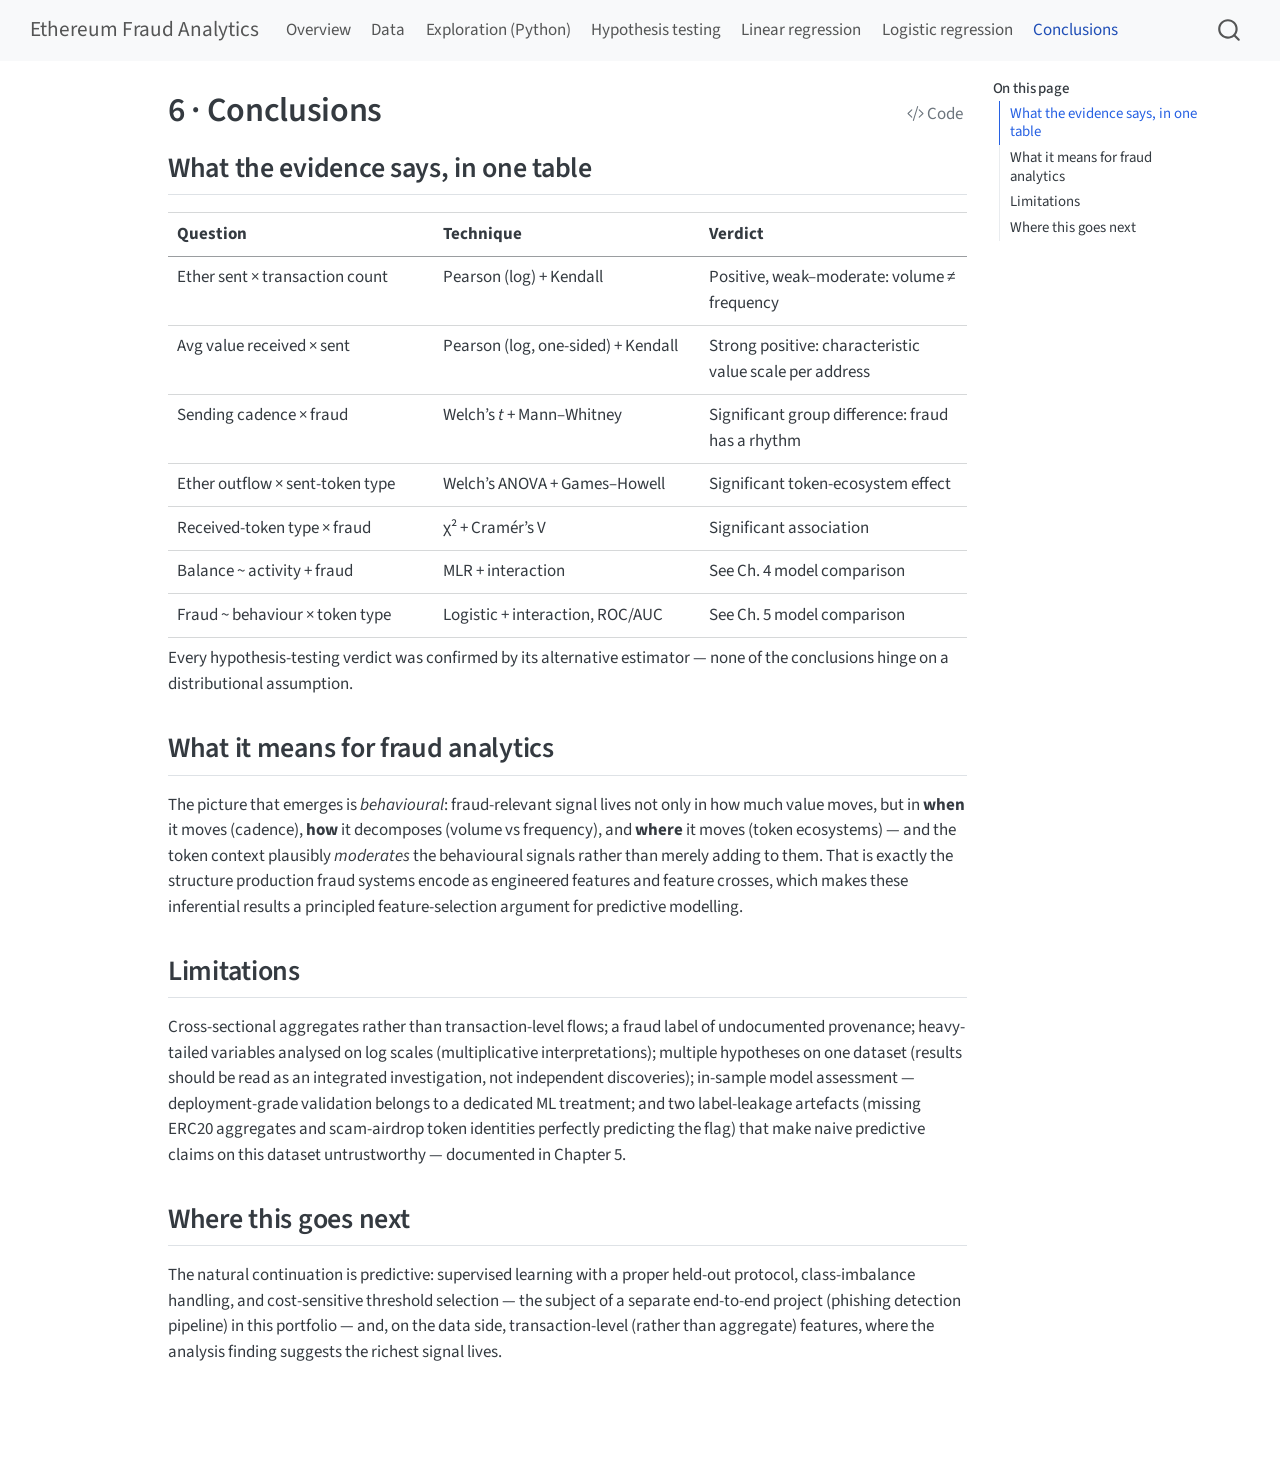
<file: docs/06-conclusions.html>
<!DOCTYPE html>
<html xmlns="http://www.w3.org/1999/xhtml" lang="en" xml:lang="en"><head>

<meta charset="utf-8">
<meta name="generator" content="quarto-1.9.38">

<meta name="viewport" content="width=device-width, initial-scale=1.0, user-scalable=yes">


<title>6 · Conclusions – Ethereum Fraud Analytics</title>
<style>
/* Default styles provided by pandoc.
** See https://pandoc.org/MANUAL.html#variables-for-html for config info.
*/
code{white-space: pre-wrap;}
span.smallcaps{font-variant: small-caps;}
div.columns{display: flex; gap: min(4vw, 1.5em);}
div.column{flex: auto; overflow-x: auto;}
div.hanging-indent{margin-left: 1.5em; text-indent: -1.5em;}
ul.task-list{list-style: none;}
ul.task-list li input[type="checkbox"] {
  width: 0.8em;
  margin: 0 0.8em 0.2em -1em; /* quarto-specific, see https://github.com/quarto-dev/quarto-cli/issues/4556 */ 
  vertical-align: middle;
}
/* CSS for syntax highlighting */
html { -webkit-text-size-adjust: 100%; }
pre > code.sourceCode { white-space: pre; position: relative; }
pre > code.sourceCode > span { display: inline-block; line-height: 1.25; }
pre > code.sourceCode > span:empty { height: 1.2em; }
.sourceCode { overflow: visible; }
code.sourceCode > span { color: inherit; text-decoration: inherit; }
div.sourceCode { margin: 1em 0; }
pre.sourceCode { margin: 0; }
@media screen {
div.sourceCode { overflow: auto; }
}
@media print {
pre > code.sourceCode { white-space: pre-wrap; }
pre > code.sourceCode > span { text-indent: -5em; padding-left: 5em; }
}
pre.numberSource code
  { counter-reset: source-line 0; }
pre.numberSource code > span
  { position: relative; left: -4em; counter-increment: source-line; }
pre.numberSource code > span > a:first-child::before
  { content: counter(source-line);
    position: relative; left: -1em; text-align: right; vertical-align: baseline;
    border: none; display: inline-block;
    -webkit-touch-callout: none; -webkit-user-select: none;
    -khtml-user-select: none; -moz-user-select: none;
    -ms-user-select: none; user-select: none;
    padding: 0 4px; width: 4em;
  }
pre.numberSource { margin-left: 3em;  padding-left: 4px; }
div.sourceCode
  {   }
@media screen {
pre > code.sourceCode > span > a:first-child::before { text-decoration: underline; }
}
</style>


<script src="site_libs/quarto-nav/quarto-nav.js"></script>
<script src="site_libs/quarto-nav/headroom.min.js"></script>
<script src="site_libs/clipboard/clipboard.min.js"></script>
<script src="site_libs/quarto-search/autocomplete.umd.js"></script>
<script src="site_libs/quarto-search/fuse.min.js"></script>
<script src="site_libs/quarto-search/quarto-search.js"></script>
<meta name="quarto:offset" content="./">
<script src="site_libs/quarto-html/quarto.js" type="module"></script>
<script src="site_libs/quarto-html/tabsets/tabsets.js" type="module"></script>
<script src="site_libs/quarto-html/popper.min.js"></script>
<script src="site_libs/quarto-html/tippy.umd.min.js"></script>
<script src="site_libs/quarto-html/anchor.min.js"></script>
<link href="site_libs/quarto-html/tippy.css" rel="stylesheet">
<link href="site_libs/quarto-html/quarto-syntax-highlighting-15634bcf2e68342d4ad2dfa704d543f6.css" rel="stylesheet" id="quarto-text-highlighting-styles">
<script src="site_libs/bootstrap/bootstrap.min.js"></script>
<link href="site_libs/bootstrap/bootstrap-icons.css" rel="stylesheet">
<link href="site_libs/bootstrap/bootstrap-a0f9fd0d421825b736dc1bbcbcba2219.min.css" rel="stylesheet" append-hash="true" id="quarto-bootstrap" data-mode="light">
<script id="quarto-search-options" type="application/json">{
  "location": "navbar",
  "copy-button": false,
  "collapse-after": 3,
  "panel-placement": "end",
  "type": "overlay",
  "limit": 50,
  "keyboard-shortcut": [
    "f",
    "/",
    "s"
  ],
  "show-item-context": false,
  "language": {
    "search-no-results-text": "No results",
    "search-matching-documents-text": "matching documents",
    "search-copy-link-title": "Copy link to search",
    "search-hide-matches-text": "Hide additional matches",
    "search-more-match-text": "more match in this document",
    "search-more-matches-text": "more matches in this document",
    "search-clear-button-title": "Clear",
    "search-text-placeholder": "",
    "search-detached-cancel-button-title": "Cancel",
    "search-submit-button-title": "Submit",
    "search-label": "Search"
  }
}</script>


<link rel="stylesheet" href="styles.css">
</head>

<body class="nav-fixed quarto-light">

<div id="quarto-search-results"></div>
  <header id="quarto-header" class="headroom fixed-top">
    <nav class="navbar navbar-expand-lg " data-bs-theme="dark">
      <div class="navbar-container container-fluid">
      <div class="navbar-brand-container mx-auto">
    <a class="navbar-brand" href="./index.html">
    <span class="navbar-title">Ethereum Fraud Analytics</span>
    </a>
  </div>
            <div id="quarto-search" class="" title="Search"></div>
          <button class="navbar-toggler" type="button" data-bs-toggle="collapse" data-bs-target="#navbarCollapse" aria-controls="navbarCollapse" role="menu" aria-expanded="false" aria-label="Toggle navigation" onclick="if (window.quartoToggleHeadroom) { window.quartoToggleHeadroom(); }">
  <span class="navbar-toggler-icon"></span>
</button>
          <div class="collapse navbar-collapse" id="navbarCollapse">
            <ul class="navbar-nav navbar-nav-scroll me-auto">
  <li class="nav-item">
    <a class="nav-link" href="./index.html"> 
<span class="menu-text">Overview</span></a>
  </li>  
  <li class="nav-item">
    <a class="nav-link" href="./01-data.html"> 
<span class="menu-text">Data</span></a>
  </li>  
  <li class="nav-item">
    <a class="nav-link" href="./02-exploration.html"> 
<span class="menu-text">Exploration (Python)</span></a>
  </li>  
  <li class="nav-item">
    <a class="nav-link" href="./03-inference.html"> 
<span class="menu-text">Hypothesis testing</span></a>
  </li>  
  <li class="nav-item">
    <a class="nav-link" href="./04-balances-mlr.html"> 
<span class="menu-text">Linear regression</span></a>
  </li>  
  <li class="nav-item">
    <a class="nav-link" href="./05-fraud-logr.html"> 
<span class="menu-text">Logistic regression</span></a>
  </li>  
  <li class="nav-item">
    <a class="nav-link active" href="./06-conclusions.html" aria-current="page"> 
<span class="menu-text">Conclusions</span></a>
  </li>  
</ul>
          </div> <!-- /navcollapse -->
            <div class="quarto-navbar-tools">
</div>
      </div> <!-- /container-fluid -->
    </nav>
</header>
<!-- content -->
<div id="quarto-content" class="quarto-container page-columns page-rows-contents page-layout-article page-navbar">
<!-- sidebar -->
<!-- margin-sidebar -->
    <div id="quarto-margin-sidebar" class="sidebar margin-sidebar">
        <nav id="TOC" role="doc-toc" class="toc-active">
    <h2 id="toc-title">On this page</h2>
   
  <ul>
  <li><a href="#what-the-evidence-says-in-one-table" id="toc-what-the-evidence-says-in-one-table" class="nav-link active" data-scroll-target="#what-the-evidence-says-in-one-table">What the evidence says, in one table</a></li>
  <li><a href="#what-it-means-for-fraud-analytics" id="toc-what-it-means-for-fraud-analytics" class="nav-link" data-scroll-target="#what-it-means-for-fraud-analytics">What it means for fraud analytics</a></li>
  <li><a href="#limitations" id="toc-limitations" class="nav-link" data-scroll-target="#limitations">Limitations</a></li>
  <li><a href="#where-this-goes-next" id="toc-where-this-goes-next" class="nav-link" data-scroll-target="#where-this-goes-next">Where this goes next</a></li>
  </ul>
</nav>
    </div>
<!-- main -->
<main class="content" id="quarto-document-content">

<header id="title-block-header" class="quarto-title-block default">
<div class="quarto-title">
<div class="quarto-title-block"><div><h1 class="title">6 · Conclusions</h1><button type="button" class="btn code-tools-button" id="quarto-code-tools-source"><i class="bi"></i> Code</button></div></div>
</div>



<div class="quarto-title-meta">

    
  
    
  </div>
  


</header>


<section id="what-the-evidence-says-in-one-table" class="level2">
<h2 class="anchored" data-anchor-id="what-the-evidence-says-in-one-table">What the evidence says, in one table</h2>
<table class="caption-top table">
<colgroup>
<col style="width: 33%">
<col style="width: 33%">
<col style="width: 33%">
</colgroup>
<thead>
<tr class="header">
<th>Question</th>
<th>Technique</th>
<th>Verdict</th>
</tr>
</thead>
<tbody>
<tr class="odd">
<td>Ether sent × transaction count</td>
<td>Pearson (log) + Kendall</td>
<td>Positive, weak–moderate: volume ≠ frequency</td>
</tr>
<tr class="even">
<td>Avg value received × sent</td>
<td>Pearson (log, one-sided) + Kendall</td>
<td>Strong positive: characteristic value scale per address</td>
</tr>
<tr class="odd">
<td>Sending cadence × fraud</td>
<td>Welch’s <em>t</em> + Mann–Whitney</td>
<td>Significant group difference: fraud has a rhythm</td>
</tr>
<tr class="even">
<td>Ether outflow × sent-token type</td>
<td>Welch’s ANOVA + Games–Howell</td>
<td>Significant token-ecosystem effect</td>
</tr>
<tr class="odd">
<td>Received-token type × fraud</td>
<td>χ² + Cramér’s V</td>
<td>Significant association</td>
</tr>
<tr class="even">
<td>Balance ~ activity + fraud</td>
<td>MLR + interaction</td>
<td>See Ch. 4 model comparison</td>
</tr>
<tr class="odd">
<td>Fraud ~ behaviour × token type</td>
<td>Logistic + interaction, ROC/AUC</td>
<td>See Ch. 5 model comparison</td>
</tr>
</tbody>
</table>
<p>Every hypothesis-testing verdict was confirmed by its alternative estimator — none of the conclusions hinge on a distributional assumption.</p>
</section>
<section id="what-it-means-for-fraud-analytics" class="level2">
<h2 class="anchored" data-anchor-id="what-it-means-for-fraud-analytics">What it means for fraud analytics</h2>
<p>The picture that emerges is <em>behavioural</em>: fraud-relevant signal lives not only in how much value moves, but in <strong>when</strong> it moves (cadence), <strong>how</strong> it decomposes (volume vs frequency), and <strong>where</strong> it moves (token ecosystems) — and the token context plausibly <em>moderates</em> the behavioural signals rather than merely adding to them. That is exactly the structure production fraud systems encode as engineered features and feature crosses, which makes these inferential results a principled feature-selection argument for predictive modelling.</p>
</section>
<section id="limitations" class="level2">
<h2 class="anchored" data-anchor-id="limitations">Limitations</h2>
<p>Cross-sectional aggregates rather than transaction-level flows; a fraud label of undocumented provenance; heavy-tailed variables analysed on log scales (multiplicative interpretations); multiple hypotheses on one dataset (results should be read as an integrated investigation, not independent discoveries); in-sample model assessment — deployment-grade validation belongs to a dedicated ML treatment; and two label-leakage artefacts (missing ERC20 aggregates and scam-airdrop token identities perfectly predicting the flag) that make naive predictive claims on this dataset untrustworthy — documented in Chapter 5.</p>
</section>
<section id="where-this-goes-next" class="level2">
<h2 class="anchored" data-anchor-id="where-this-goes-next">Where this goes next</h2>
<p>The natural continuation is predictive: supervised learning with a proper held-out protocol, class-imbalance handling, and cost-sensitive threshold selection — the subject of a separate end-to-end project (phishing detection pipeline) in this portfolio — and, on the data side, transaction-level (rather than aggregate) features, where the analysis finding suggests the richest signal lives.</p>


<!-- -->

</section>

</main> <!-- /main -->
<script id="quarto-html-after-body" type="application/javascript">
  window.document.addEventListener("DOMContentLoaded", function (event) {
    const icon = "";
    const anchorJS = new window.AnchorJS();
    anchorJS.options = {
      placement: 'right',
      icon: icon
    };
    anchorJS.add('.anchored');
    const isCodeAnnotation = (el) => {
      for (const clz of el.classList) {
        if (clz.startsWith('code-annotation-')) {                     
          return true;
        }
      }
      return false;
    }
    const onCopySuccess = function(e) {
      // button target
      const button = e.trigger;
      // don't keep focus
      button.blur();
      // flash "checked"
      button.classList.add('code-copy-button-checked');
      var currentTitle = button.getAttribute("title");
      button.setAttribute("title", "Copied!");
      let tooltip;
      if (window.bootstrap) {
        button.setAttribute("data-bs-toggle", "tooltip");
        button.setAttribute("data-bs-placement", "left");
        button.setAttribute("data-bs-title", "Copied!");
        tooltip = new bootstrap.Tooltip(button, 
          { trigger: "manual", 
            customClass: "code-copy-button-tooltip",
            offset: [0, -8]});
        tooltip.show();    
      }
      setTimeout(function() {
        if (tooltip) {
          tooltip.hide();
          button.removeAttribute("data-bs-title");
          button.removeAttribute("data-bs-toggle");
          button.removeAttribute("data-bs-placement");
        }
        button.setAttribute("title", currentTitle);
        button.classList.remove('code-copy-button-checked');
      }, 1000);
      // clear code selection
      e.clearSelection();
    }
    const getTextToCopy = function(trigger) {
      const outerScaffold = trigger.parentElement.cloneNode(true);
      const codeEl = outerScaffold.querySelector('code');
      for (const childEl of codeEl.children) {
        if (isCodeAnnotation(childEl)) {
          childEl.remove();
        }
      }
      return codeEl.innerText;
    }
    const clipboard = new window.ClipboardJS('.code-copy-button:not([data-in-quarto-modal])', {
      text: getTextToCopy
    });
    clipboard.on('success', onCopySuccess);
    if (window.document.getElementById('quarto-embedded-source-code-modal')) {
      const clipboardModal = new window.ClipboardJS('.code-copy-button[data-in-quarto-modal]', {
        text: getTextToCopy,
        container: window.document.getElementById('quarto-embedded-source-code-modal')
      });
      clipboardModal.on('success', onCopySuccess);
    }
    const viewSource = window.document.getElementById('quarto-view-source') ||
                       window.document.getElementById('quarto-code-tools-source');
    if (viewSource) {
      const sourceUrl = viewSource.getAttribute("data-quarto-source-url");
      viewSource.addEventListener("click", function(e) {
        if (sourceUrl) {
          // rstudio viewer pane
          if (/\bcapabilities=\b/.test(window.location)) {
            window.open(sourceUrl);
          } else {
            window.location.href = sourceUrl;
          }
        } else {
          const modal = new bootstrap.Modal(document.getElementById('quarto-embedded-source-code-modal'));
          modal.show();
        }
        return false;
      });
    }
    function toggleCodeHandler(show) {
      return function(e) {
        const detailsSrc = window.document.querySelectorAll(".cell > details > .sourceCode");
        for (let i=0; i<detailsSrc.length; i++) {
          const details = detailsSrc[i].parentElement;
          if (show) {
            details.open = true;
          } else {
            details.removeAttribute("open");
          }
        }
        const cellCodeDivs = window.document.querySelectorAll(".cell > .sourceCode");
        const fromCls = show ? "hidden" : "unhidden";
        const toCls = show ? "unhidden" : "hidden";
        for (let i=0; i<cellCodeDivs.length; i++) {
          const codeDiv = cellCodeDivs[i];
          if (codeDiv.classList.contains(fromCls)) {
            codeDiv.classList.remove(fromCls);
            codeDiv.classList.add(toCls);
          } 
        }
        return false;
      }
    }
    const hideAllCode = window.document.getElementById("quarto-hide-all-code");
    if (hideAllCode) {
      hideAllCode.addEventListener("click", toggleCodeHandler(false));
    }
    const showAllCode = window.document.getElementById("quarto-show-all-code");
    if (showAllCode) {
      showAllCode.addEventListener("click", toggleCodeHandler(true));
    }
      var localhostRegex = new RegExp(/^(?:http|https):\/\/localhost\:?[0-9]*\//);
      var mailtoRegex = new RegExp(/^mailto:/);
        var filterRegex = new RegExp('/' + window.location.host + '/');
      var isInternal = (href) => {
          return filterRegex.test(href) || localhostRegex.test(href) || mailtoRegex.test(href);
      }
      // Inspect non-navigation links and adorn them if external
     var links = window.document.querySelectorAll('a[href]:not(.nav-link):not(.navbar-brand):not(.toc-action):not(.sidebar-link):not(.sidebar-item-toggle):not(.pagination-link):not(.no-external):not([aria-hidden]):not(.dropdown-item):not(.quarto-navigation-tool):not(.about-link)');
      for (var i=0; i<links.length; i++) {
        const link = links[i];
        if (!isInternal(link.href)) {
          // undo the damage that might have been done by quarto-nav.js in the case of
          // links that we want to consider external
          if (link.dataset.originalHref !== undefined) {
            link.href = link.dataset.originalHref;
          }
        }
      }
    function tippyHover(el, contentFn, onTriggerFn, onUntriggerFn) {
      const config = {
        allowHTML: true,
        maxWidth: 500,
        delay: 100,
        arrow: false,
        appendTo: function(el) {
            return el.parentElement;
        },
        interactive: true,
        interactiveBorder: 10,
        theme: 'quarto',
        placement: 'bottom-start',
      };
      if (contentFn) {
        config.content = contentFn;
      }
      if (onTriggerFn) {
        config.onTrigger = onTriggerFn;
      }
      if (onUntriggerFn) {
        config.onUntrigger = onUntriggerFn;
      }
      window.tippy(el, config); 
    }
    const noterefs = window.document.querySelectorAll('a[role="doc-noteref"]');
    for (var i=0; i<noterefs.length; i++) {
      const ref = noterefs[i];
      tippyHover(ref, function() {
        // use id or data attribute instead here
        let href = ref.getAttribute('data-footnote-href') || ref.getAttribute('href');
        try { href = new URL(href).hash; } catch {}
        const id = href.replace(/^#\/?/, "");
        const note = window.document.getElementById(id);
        if (note) {
          return note.innerHTML;
        } else {
          return "";
        }
      });
    }
    const xrefs = window.document.querySelectorAll('a.quarto-xref');
    const processXRef = (id, note) => {
      // Strip column container classes
      const stripColumnClz = (el) => {
        el.classList.remove("page-full", "page-columns");
        if (el.children) {
          for (const child of el.children) {
            stripColumnClz(child);
          }
        }
      }
      stripColumnClz(note)
      if (id === null || id.startsWith('sec-')) {
        // Special case sections, only their first couple elements
        const container = document.createElement("div");
        if (note.children && note.children.length > 2) {
          container.appendChild(note.children[0].cloneNode(true));
          for (let i = 1; i < note.children.length; i++) {
            const child = note.children[i];
            if (child.tagName === "P" && child.innerText === "") {
              continue;
            } else {
              container.appendChild(child.cloneNode(true));
              break;
            }
          }
          if (window.Quarto?.typesetMath) {
            window.Quarto.typesetMath(container);
          }
          return container.innerHTML
        } else {
          if (window.Quarto?.typesetMath) {
            window.Quarto.typesetMath(note);
          }
          return note.innerHTML;
        }
      } else {
        // Remove any anchor links if they are present
        const anchorLink = note.querySelector('a.anchorjs-link');
        if (anchorLink) {
          anchorLink.remove();
        }
        if (window.Quarto?.typesetMath) {
          window.Quarto.typesetMath(note);
        }
        if (note.classList.contains("callout")) {
          return note.outerHTML;
        } else {
          return note.innerHTML;
        }
      }
    }
    for (var i=0; i<xrefs.length; i++) {
      const xref = xrefs[i];
      tippyHover(xref, undefined, function(instance) {
        instance.disable();
        let url = xref.getAttribute('href');
        let hash = undefined; 
        if (url.startsWith('#')) {
          hash = url;
        } else {
          try { hash = new URL(url).hash; } catch {}
        }
        if (hash) {
          const id = hash.replace(/^#\/?/, "");
          const note = window.document.getElementById(id);
          if (note !== null) {
            try {
              const html = processXRef(id, note.cloneNode(true));
              instance.setContent(html);
            } finally {
              instance.enable();
              instance.show();
            }
          } else {
            // See if we can fetch this
            fetch(url.split('#')[0])
            .then(res => res.text())
            .then(html => {
              const parser = new DOMParser();
              const htmlDoc = parser.parseFromString(html, "text/html");
              const note = htmlDoc.getElementById(id);
              if (note !== null) {
                const html = processXRef(id, note);
                instance.setContent(html);
              } 
            }).finally(() => {
              instance.enable();
              instance.show();
            });
          }
        } else {
          // See if we can fetch a full url (with no hash to target)
          // This is a special case and we should probably do some content thinning / targeting
          fetch(url)
          .then(res => res.text())
          .then(html => {
            const parser = new DOMParser();
            const htmlDoc = parser.parseFromString(html, "text/html");
            const note = htmlDoc.querySelector('main.content');
            if (note !== null) {
              // This should only happen for chapter cross references
              // (since there is no id in the URL)
              // remove the first header
              if (note.children.length > 0 && note.children[0].tagName === "HEADER") {
                note.children[0].remove();
              }
              const html = processXRef(null, note);
              instance.setContent(html);
            } 
          }).finally(() => {
            instance.enable();
            instance.show();
          });
        }
      }, function(instance) {
      });
    }
        let selectedAnnoteEl;
        const selectorForAnnotation = ( cell, annotation) => {
          let cellAttr = 'data-code-cell="' + cell + '"';
          let lineAttr = 'data-code-annotation="' +  annotation + '"';
          const selector = 'span[' + cellAttr + '][' + lineAttr + ']';
          return selector;
        }
        const selectCodeLines = (annoteEl) => {
          const doc = window.document;
          const targetCell = annoteEl.getAttribute("data-target-cell");
          const targetAnnotation = annoteEl.getAttribute("data-target-annotation");
          const annoteSpan = window.document.querySelector(selectorForAnnotation(targetCell, targetAnnotation));
          const lines = annoteSpan.getAttribute("data-code-lines").split(",");
          const lineIds = lines.map((line) => {
            return targetCell + "-" + line;
          })
          let top = null;
          let height = null;
          let parent = null;
          if (lineIds.length > 0) {
              //compute the position of the single el (top and bottom and make a div)
              const el = window.document.getElementById(lineIds[0]);
              top = el.offsetTop;
              height = el.offsetHeight;
              parent = el.parentElement.parentElement;
            if (lineIds.length > 1) {
              const lastEl = window.document.getElementById(lineIds[lineIds.length - 1]);
              const bottom = lastEl.offsetTop + lastEl.offsetHeight;
              height = bottom - top;
            }
            if (top !== null && height !== null && parent !== null) {
              // cook up a div (if necessary) and position it 
              let div = window.document.getElementById("code-annotation-line-highlight");
              if (div === null) {
                div = window.document.createElement("div");
                div.setAttribute("id", "code-annotation-line-highlight");
                div.style.position = 'absolute';
                parent.appendChild(div);
              }
              div.style.top = top - 2 + "px";
              div.style.height = height + 4 + "px";
              div.style.left = 0;
              let gutterDiv = window.document.getElementById("code-annotation-line-highlight-gutter");
              if (gutterDiv === null) {
                gutterDiv = window.document.createElement("div");
                gutterDiv.setAttribute("id", "code-annotation-line-highlight-gutter");
                gutterDiv.style.position = 'absolute';
                const codeCell = window.document.getElementById(targetCell);
                const gutter = codeCell.querySelector('.code-annotation-gutter');
                gutter.appendChild(gutterDiv);
              }
              gutterDiv.style.top = top - 2 + "px";
              gutterDiv.style.height = height + 4 + "px";
            }
            selectedAnnoteEl = annoteEl;
          }
        };
        const unselectCodeLines = () => {
          const elementsIds = ["code-annotation-line-highlight", "code-annotation-line-highlight-gutter"];
          elementsIds.forEach((elId) => {
            const div = window.document.getElementById(elId);
            if (div) {
              div.remove();
            }
          });
          selectedAnnoteEl = undefined;
        };
          // Handle positioning of the toggle
      window.addEventListener(
        "resize",
        throttle(() => {
          elRect = undefined;
          if (selectedAnnoteEl) {
            selectCodeLines(selectedAnnoteEl);
          }
        }, 10)
      );
      function throttle(fn, ms) {
      let throttle = false;
      let timer;
        return (...args) => {
          if(!throttle) { // first call gets through
              fn.apply(this, args);
              throttle = true;
          } else { // all the others get throttled
              if(timer) clearTimeout(timer); // cancel #2
              timer = setTimeout(() => {
                fn.apply(this, args);
                timer = throttle = false;
              }, ms);
          }
        };
      }
        // Attach click handler to the DT
        const annoteDls = window.document.querySelectorAll('dt[data-target-cell]');
        for (const annoteDlNode of annoteDls) {
          annoteDlNode.addEventListener('click', (event) => {
            const clickedEl = event.target;
            if (clickedEl !== selectedAnnoteEl) {
              unselectCodeLines();
              const activeEl = window.document.querySelector('dt[data-target-cell].code-annotation-active');
              if (activeEl) {
                activeEl.classList.remove('code-annotation-active');
              }
              selectCodeLines(clickedEl);
              clickedEl.classList.add('code-annotation-active');
            } else {
              // Unselect the line
              unselectCodeLines();
              clickedEl.classList.remove('code-annotation-active');
            }
          });
        }
    const findCites = (el) => {
      const parentEl = el.parentElement;
      if (parentEl) {
        const cites = parentEl.dataset.cites;
        if (cites) {
          return {
            el,
            cites: cites.split(' ')
          };
        } else {
          return findCites(el.parentElement)
        }
      } else {
        return undefined;
      }
    };
    var bibliorefs = window.document.querySelectorAll('a[role="doc-biblioref"]');
    for (var i=0; i<bibliorefs.length; i++) {
      const ref = bibliorefs[i];
      const citeInfo = findCites(ref);
      if (citeInfo) {
        tippyHover(citeInfo.el, function() {
          var popup = window.document.createElement('div');
          citeInfo.cites.forEach(function(cite) {
            var citeDiv = window.document.createElement('div');
            citeDiv.classList.add('hanging-indent');
            citeDiv.classList.add('csl-entry');
            var biblioDiv = window.document.getElementById('ref-' + cite);
            if (biblioDiv) {
              citeDiv.innerHTML = biblioDiv.innerHTML;
            }
            popup.appendChild(citeDiv);
          });
          return popup.innerHTML;
        });
      }
    }
  });
  </script><div class="modal fade" id="quarto-embedded-source-code-modal" tabindex="-1" aria-labelledby="quarto-embedded-source-code-modal-label" aria-hidden="true"><div class="modal-dialog modal-dialog-scrollable"><div class="modal-content"><div class="modal-header"><h5 class="modal-title" id="quarto-embedded-source-code-modal-label">Source Code</h5><button class="btn-close" data-bs-dismiss="modal"></button></div><div class="modal-body"><div class="">
<div class="code-copy-outer-scaffold"><div class="sourceCode" id="cb1" data-shortcodes="false"><pre class="sourceCode markdown code-with-copy"><code class="sourceCode markdown"><span id="cb1-1"><a href="#cb1-1" aria-hidden="true" tabindex="-1"></a><span class="co">---</span></span>
<span id="cb1-2"><a href="#cb1-2" aria-hidden="true" tabindex="-1"></a><span class="an">title:</span><span class="co"> "6 · Conclusions"</span></span>
<span id="cb1-3"><a href="#cb1-3" aria-hidden="true" tabindex="-1"></a><span class="co">---</span></span>
<span id="cb1-4"><a href="#cb1-4" aria-hidden="true" tabindex="-1"></a></span>
<span id="cb1-5"><a href="#cb1-5" aria-hidden="true" tabindex="-1"></a><span class="fu">## What the evidence says, in one table</span></span>
<span id="cb1-6"><a href="#cb1-6" aria-hidden="true" tabindex="-1"></a></span>
<span id="cb1-7"><a href="#cb1-7" aria-hidden="true" tabindex="-1"></a><span class="pp">|</span> Question <span class="pp">|</span> Technique <span class="pp">|</span> Verdict <span class="pp">|</span></span>
<span id="cb1-8"><a href="#cb1-8" aria-hidden="true" tabindex="-1"></a><span class="pp">|---|---|---|</span></span>
<span id="cb1-9"><a href="#cb1-9" aria-hidden="true" tabindex="-1"></a><span class="pp">|</span> Ether sent × transaction count <span class="pp">|</span> Pearson (log) + Kendall <span class="pp">|</span> Positive, weak–moderate: volume ≠ frequency <span class="pp">|</span></span>
<span id="cb1-10"><a href="#cb1-10" aria-hidden="true" tabindex="-1"></a><span class="pp">|</span> Avg value received × sent <span class="pp">|</span> Pearson (log, one-sided) + Kendall <span class="pp">|</span> Strong positive: characteristic value scale per address <span class="pp">|</span></span>
<span id="cb1-11"><a href="#cb1-11" aria-hidden="true" tabindex="-1"></a><span class="pp">|</span> Sending cadence × fraud <span class="pp">|</span> Welch's *t* + Mann–Whitney <span class="pp">|</span> Significant group difference: fraud has a rhythm <span class="pp">|</span></span>
<span id="cb1-12"><a href="#cb1-12" aria-hidden="true" tabindex="-1"></a><span class="pp">|</span> Ether outflow × sent-token type <span class="pp">|</span> Welch's ANOVA + Games–Howell <span class="pp">|</span> Significant token-ecosystem effect <span class="pp">|</span></span>
<span id="cb1-13"><a href="#cb1-13" aria-hidden="true" tabindex="-1"></a><span class="pp">|</span> Received-token type × fraud <span class="pp">|</span> χ² + Cramér's V <span class="pp">|</span> Significant association <span class="pp">|</span></span>
<span id="cb1-14"><a href="#cb1-14" aria-hidden="true" tabindex="-1"></a><span class="pp">|</span> Balance ~ activity + fraud <span class="pp">|</span> MLR + interaction <span class="pp">|</span> See Ch. 4 model comparison <span class="pp">|</span></span>
<span id="cb1-15"><a href="#cb1-15" aria-hidden="true" tabindex="-1"></a><span class="pp">|</span> Fraud ~ behaviour × token type <span class="pp">|</span> Logistic + interaction, ROC/AUC <span class="pp">|</span> See Ch. 5 model comparison <span class="pp">|</span></span>
<span id="cb1-16"><a href="#cb1-16" aria-hidden="true" tabindex="-1"></a></span>
<span id="cb1-17"><a href="#cb1-17" aria-hidden="true" tabindex="-1"></a>Every hypothesis-testing verdict was confirmed by its alternative estimator —</span>
<span id="cb1-18"><a href="#cb1-18" aria-hidden="true" tabindex="-1"></a>none of the conclusions hinge on a distributional assumption.</span>
<span id="cb1-19"><a href="#cb1-19" aria-hidden="true" tabindex="-1"></a></span>
<span id="cb1-20"><a href="#cb1-20" aria-hidden="true" tabindex="-1"></a><span class="fu">## What it means for fraud analytics</span></span>
<span id="cb1-21"><a href="#cb1-21" aria-hidden="true" tabindex="-1"></a></span>
<span id="cb1-22"><a href="#cb1-22" aria-hidden="true" tabindex="-1"></a>The picture that emerges is *behavioural*: fraud-relevant signal lives not only in</span>
<span id="cb1-23"><a href="#cb1-23" aria-hidden="true" tabindex="-1"></a>how much value moves, but in **when** it moves (cadence), **how** it decomposes</span>
<span id="cb1-24"><a href="#cb1-24" aria-hidden="true" tabindex="-1"></a>(volume vs frequency), and **where** it moves (token ecosystems) — and the token</span>
<span id="cb1-25"><a href="#cb1-25" aria-hidden="true" tabindex="-1"></a>context plausibly *moderates* the behavioural signals rather than merely adding to</span>
<span id="cb1-26"><a href="#cb1-26" aria-hidden="true" tabindex="-1"></a>them. That is exactly the structure production fraud systems encode as engineered</span>
<span id="cb1-27"><a href="#cb1-27" aria-hidden="true" tabindex="-1"></a>features and feature crosses, which makes these inferential results a principled</span>
<span id="cb1-28"><a href="#cb1-28" aria-hidden="true" tabindex="-1"></a>feature-selection argument for predictive modelling.</span>
<span id="cb1-29"><a href="#cb1-29" aria-hidden="true" tabindex="-1"></a></span>
<span id="cb1-30"><a href="#cb1-30" aria-hidden="true" tabindex="-1"></a><span class="fu">## Limitations</span></span>
<span id="cb1-31"><a href="#cb1-31" aria-hidden="true" tabindex="-1"></a></span>
<span id="cb1-32"><a href="#cb1-32" aria-hidden="true" tabindex="-1"></a>Cross-sectional aggregates rather than transaction-level flows; a fraud label of</span>
<span id="cb1-33"><a href="#cb1-33" aria-hidden="true" tabindex="-1"></a>undocumented provenance; heavy-tailed variables analysed on log scales</span>
<span id="cb1-34"><a href="#cb1-34" aria-hidden="true" tabindex="-1"></a>(multiplicative interpretations); multiple hypotheses on one dataset (results</span>
<span id="cb1-35"><a href="#cb1-35" aria-hidden="true" tabindex="-1"></a>should be read as an integrated investigation, not independent discoveries);</span>
<span id="cb1-36"><a href="#cb1-36" aria-hidden="true" tabindex="-1"></a>in-sample model assessment — deployment-grade validation belongs to a</span>
<span id="cb1-37"><a href="#cb1-37" aria-hidden="true" tabindex="-1"></a>dedicated ML treatment; and two label-leakage artefacts (missing ERC20</span>
<span id="cb1-38"><a href="#cb1-38" aria-hidden="true" tabindex="-1"></a>aggregates and scam-airdrop token identities perfectly predicting the flag)</span>
<span id="cb1-39"><a href="#cb1-39" aria-hidden="true" tabindex="-1"></a>that make naive predictive claims on this dataset untrustworthy — documented</span>
<span id="cb1-40"><a href="#cb1-40" aria-hidden="true" tabindex="-1"></a>in Chapter 5.</span>
<span id="cb1-41"><a href="#cb1-41" aria-hidden="true" tabindex="-1"></a></span>
<span id="cb1-42"><a href="#cb1-42" aria-hidden="true" tabindex="-1"></a><span class="fu">## Where this goes next</span></span>
<span id="cb1-43"><a href="#cb1-43" aria-hidden="true" tabindex="-1"></a></span>
<span id="cb1-44"><a href="#cb1-44" aria-hidden="true" tabindex="-1"></a>The natural continuation is predictive: supervised learning with a proper held-out</span>
<span id="cb1-45"><a href="#cb1-45" aria-hidden="true" tabindex="-1"></a>protocol, class-imbalance handling, and cost-sensitive threshold selection — the</span>
<span id="cb1-46"><a href="#cb1-46" aria-hidden="true" tabindex="-1"></a>subject of a separate end-to-end project (phishing detection pipeline) in this</span>
<span id="cb1-47"><a href="#cb1-47" aria-hidden="true" tabindex="-1"></a>portfolio — and, on the data side, transaction-level (rather than aggregate)</span>
<span id="cb1-48"><a href="#cb1-48" aria-hidden="true" tabindex="-1"></a>features, where the analysis finding suggests the richest signal lives.</span></code></pre></div><button title="Copy to Clipboard" class="code-copy-button" data-in-quarto-modal=""><i class="bi"></i></button></div>
</div></div></div></div></div>
</div> <!-- /content -->




</body></html>
</file>
<file: docs/site_libs/quarto-html/tippy.css>
.tippy-box[data-animation=fade][data-state=hidden]{opacity:0}[data-tippy-root]{max-width:calc(100vw - 10px)}.tippy-box{position:relative;background-color:#333;color:#fff;border-radius:4px;font-size:14px;line-height:1.4;white-space:normal;outline:0;transition-property:transform,visibility,opacity}.tippy-box[data-placement^=top]>.tippy-arrow{bottom:0}.tippy-box[data-placement^=top]>.tippy-arrow:before{bottom:-7px;left:0;border-width:8px 8px 0;border-top-color:initial;transform-origin:center top}.tippy-box[data-placement^=bottom]>.tippy-arrow{top:0}.tippy-box[data-placement^=bottom]>.tippy-arrow:before{top:-7px;left:0;border-width:0 8px 8px;border-bottom-color:initial;transform-origin:center bottom}.tippy-box[data-placement^=left]>.tippy-arrow{right:0}.tippy-box[data-placement^=left]>.tippy-arrow:before{border-width:8px 0 8px 8px;border-left-color:initial;right:-7px;transform-origin:center left}.tippy-box[data-placement^=right]>.tippy-arrow{left:0}.tippy-box[data-placement^=right]>.tippy-arrow:before{left:-7px;border-width:8px 8px 8px 0;border-right-color:initial;transform-origin:center right}.tippy-box[data-inertia][data-state=visible]{transition-timing-function:cubic-bezier(.54,1.5,.38,1.11)}.tippy-arrow{width:16px;height:16px;color:#333}.tippy-arrow:before{content:"";position:absolute;border-color:transparent;border-style:solid}.tippy-content{position:relative;padding:5px 9px;z-index:1}
</file>
<file: docs/site_libs/quarto-html/quarto-syntax-highlighting-15634bcf2e68342d4ad2dfa704d543f6.css>
/* quarto syntax highlight colors */
:root {
  --quarto-hl-ot-color: #003B4F;
  --quarto-hl-at-color: #657422;
  --quarto-hl-ss-color: #20794D;
  --quarto-hl-an-color: #5E5E5E;
  --quarto-hl-fu-color: #4758AB;
  --quarto-hl-st-color: #20794D;
  --quarto-hl-cf-color: #003B4F;
  --quarto-hl-op-color: #5E5E5E;
  --quarto-hl-er-color: #AD0000;
  --quarto-hl-bn-color: #AD0000;
  --quarto-hl-al-color: #AD0000;
  --quarto-hl-va-color: #111111;
  --quarto-hl-bu-color: inherit;
  --quarto-hl-ex-color: inherit;
  --quarto-hl-pp-color: #AD0000;
  --quarto-hl-in-color: #5E5E5E;
  --quarto-hl-vs-color: #20794D;
  --quarto-hl-wa-color: #5E5E5E;
  --quarto-hl-do-color: #5E5E5E;
  --quarto-hl-im-color: #00769E;
  --quarto-hl-ch-color: #20794D;
  --quarto-hl-dt-color: #AD0000;
  --quarto-hl-fl-color: #AD0000;
  --quarto-hl-co-color: #5E5E5E;
  --quarto-hl-cv-color: #5E5E5E;
  --quarto-hl-cn-color: #8f5902;
  --quarto-hl-sc-color: #5E5E5E;
  --quarto-hl-dv-color: #AD0000;
  --quarto-hl-kw-color: #003B4F;
}

/* other quarto variables */
:root {
  --quarto-font-monospace: SFMono-Regular, Menlo, Monaco, Consolas, "Liberation Mono", "Courier New", monospace;
}

/* syntax highlight based on Pandoc's rules */
pre > code.sourceCode > span {
  color: #003B4F;
}

code.sourceCode > span {
  color: #003B4F;
}

div.sourceCode,
div.sourceCode pre.sourceCode {
  color: #003B4F;
}

/* Normal */
code span {
  color: #003B4F;
}

/* Alert */
code span.al {
  color: #AD0000;
  font-style: inherit;
}

/* Annotation */
code span.an {
  color: #5E5E5E;
  font-style: inherit;
}

/* Attribute */
code span.at {
  color: #657422;
  font-style: inherit;
}

/* BaseN */
code span.bn {
  color: #AD0000;
  font-style: inherit;
}

/* BuiltIn */
code span.bu {
  font-style: inherit;
}

/* ControlFlow */
code span.cf {
  color: #003B4F;
  font-weight: bold;
  font-style: inherit;
}

/* Char */
code span.ch {
  color: #20794D;
  font-style: inherit;
}

/* Constant */
code span.cn {
  color: #8f5902;
  font-style: inherit;
}

/* Comment */
code span.co {
  color: #5E5E5E;
  font-style: inherit;
}

/* CommentVar */
code span.cv {
  color: #5E5E5E;
  font-style: italic;
}

/* Documentation */
code span.do {
  color: #5E5E5E;
  font-style: italic;
}

/* DataType */
code span.dt {
  color: #AD0000;
  font-style: inherit;
}

/* DecVal */
code span.dv {
  color: #AD0000;
  font-style: inherit;
}

/* Error */
code span.er {
  color: #AD0000;
  font-style: inherit;
}

/* Extension */
code span.ex {
  font-style: inherit;
}

/* Float */
code span.fl {
  color: #AD0000;
  font-style: inherit;
}

/* Function */
code span.fu {
  color: #4758AB;
  font-style: inherit;
}

/* Import */
code span.im {
  color: #00769E;
  font-style: inherit;
}

/* Information */
code span.in {
  color: #5E5E5E;
  font-style: inherit;
}

/* Keyword */
code span.kw {
  color: #003B4F;
  font-weight: bold;
  font-style: inherit;
}

/* Operator */
code span.op {
  color: #5E5E5E;
  font-style: inherit;
}

/* Other */
code span.ot {
  color: #003B4F;
  font-style: inherit;
}

/* Preprocessor */
code span.pp {
  color: #AD0000;
  font-style: inherit;
}

/* SpecialChar */
code span.sc {
  color: #5E5E5E;
  font-style: inherit;
}

/* SpecialString */
code span.ss {
  color: #20794D;
  font-style: inherit;
}

/* String */
code span.st {
  color: #20794D;
  font-style: inherit;
}

/* Variable */
code span.va {
  color: #111111;
  font-style: inherit;
}

/* VerbatimString */
code span.vs {
  color: #20794D;
  font-style: inherit;
}

/* Warning */
code span.wa {
  color: #5E5E5E;
  font-style: italic;
}

.prevent-inlining {
  content: "</";
}

/*# sourceMappingURL=f23921c56f73e400b49028c9186a1aa0.css.map */
</file>
<file: docs/styles.css>
/* light touches only — keep the cosmo defaults */
h1, h2 { letter-spacing: -0.01em; }
.quarto-title-banner { background: #1F3864; }
</file>
